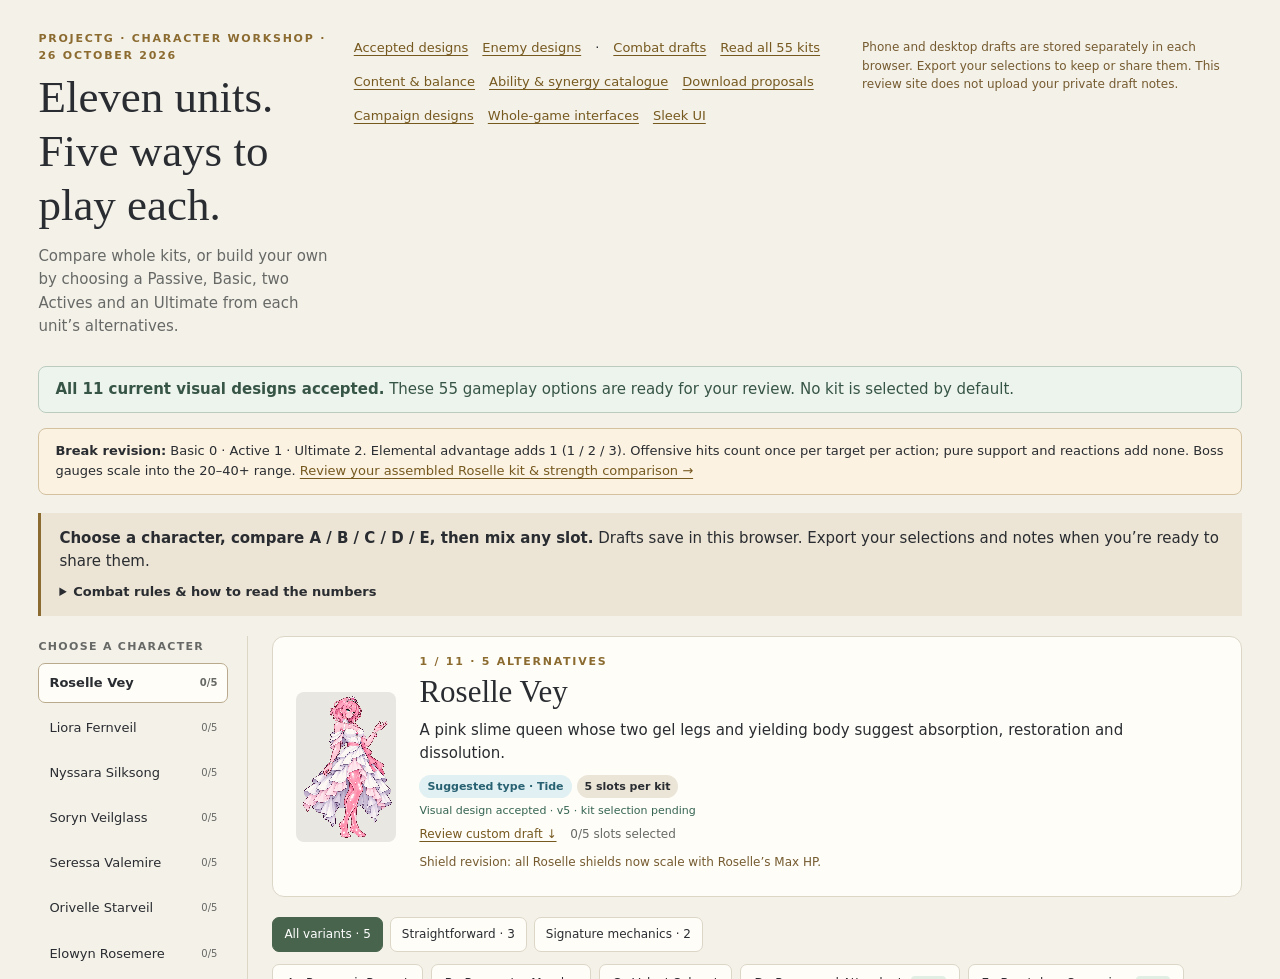
<file: index.html>
<!doctype html><html lang="en"><head><meta charset="utf-8"><meta name="viewport" content="width=device-width,initial-scale=1"><meta http-equiv="refresh" content="0;url=kits.html"><title>ProjectG review</title><link rel="stylesheet" href="kit-options/workshop.css"></head><body><main style="max-width:700px;margin:10vh auto;padding:24px"><h1>ProjectG review</h1><p><a href="kits.html">Open the kit workshop</a></p><p><a href="modern-ui.html">Sleek UI</a> · <a href="roselle.html">Roselle’s assembled kit</a> · <a href="review.html">Accepted designs</a> · <a href="abilities.html">Ability catalogue</a> · <a href="enemies.html">Enemy design candidates</a> · <a href="interfaces.html">Whole-game interfaces</a> · <a href="campaign-designs.html">Campaign designs</a> · <a href="content-balance.html">Content &amp; balance proposals</a> · <a href="formation-grids.html">Selected 3×3 formation</a> · <a href="combat.html">Earlier combat layouts</a> · <a href="portraits.html">Illustrated portraits</a></p></main></body></html>
</file>
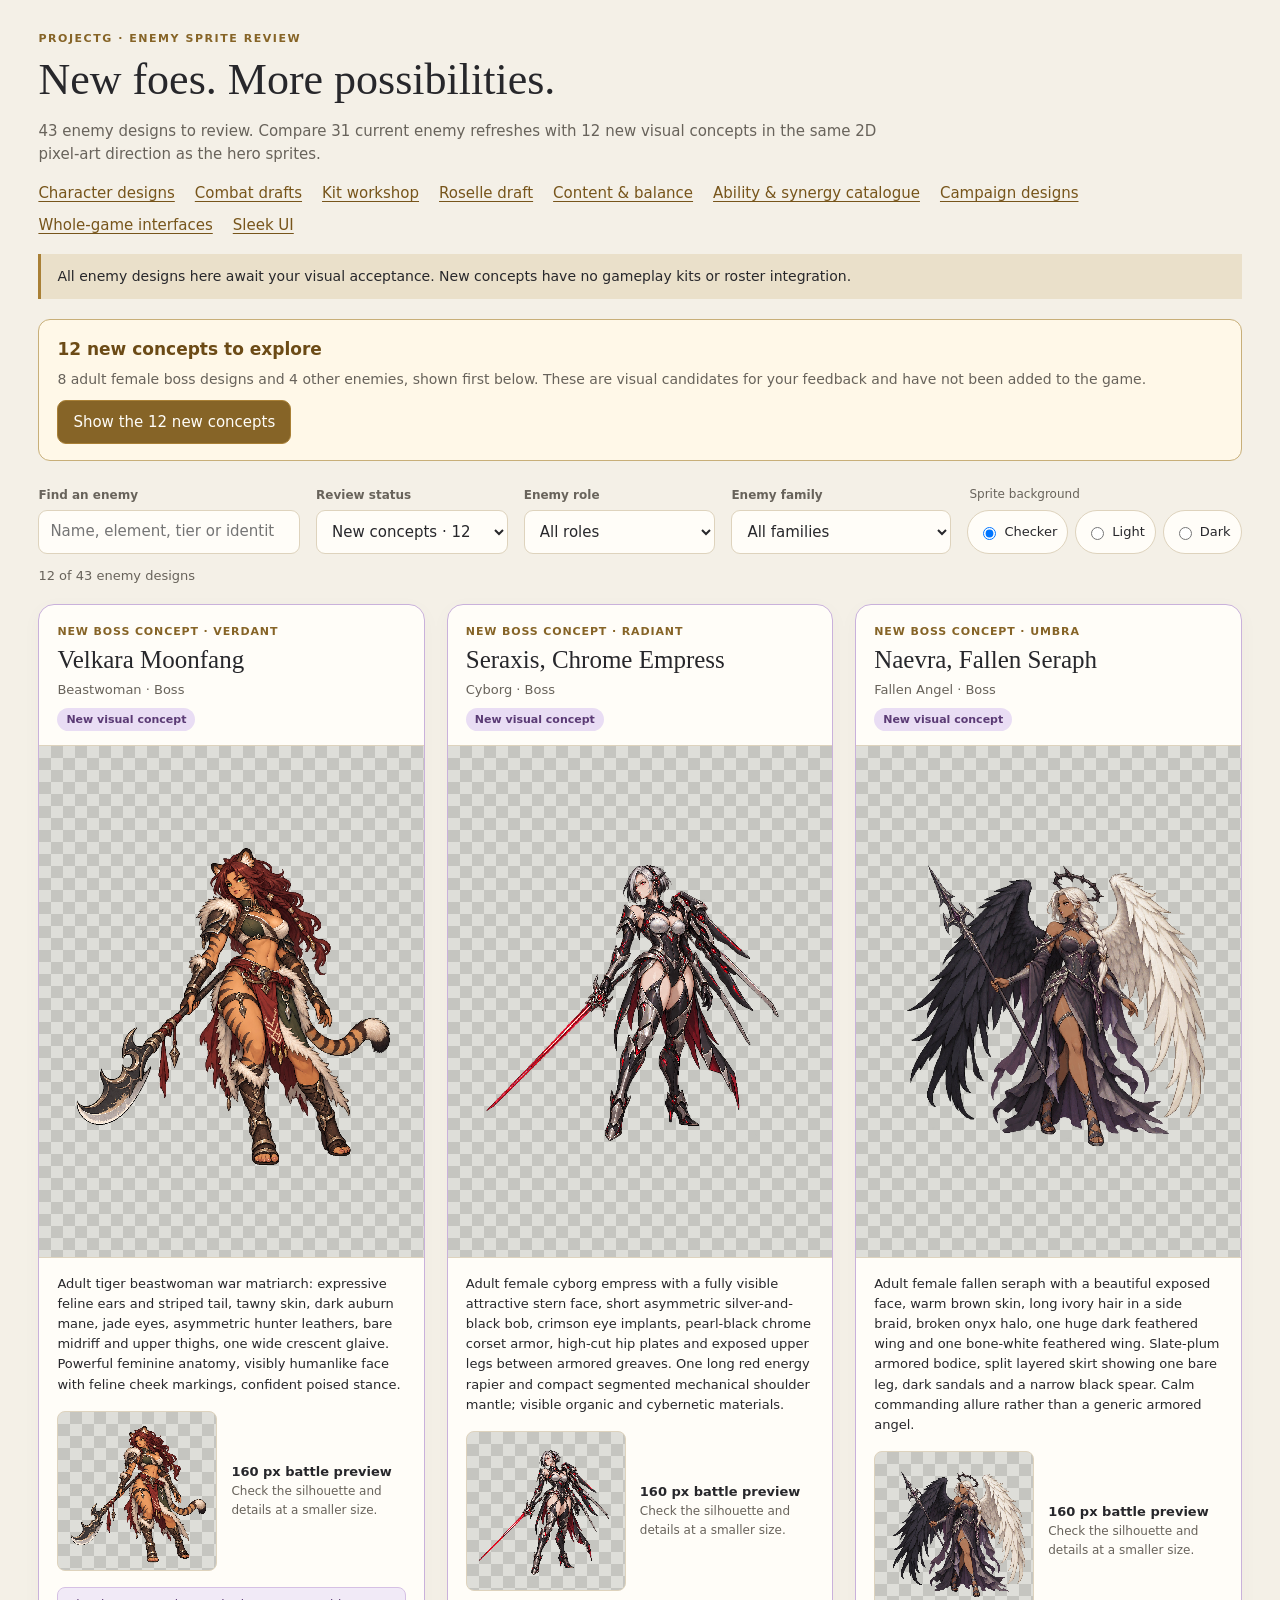
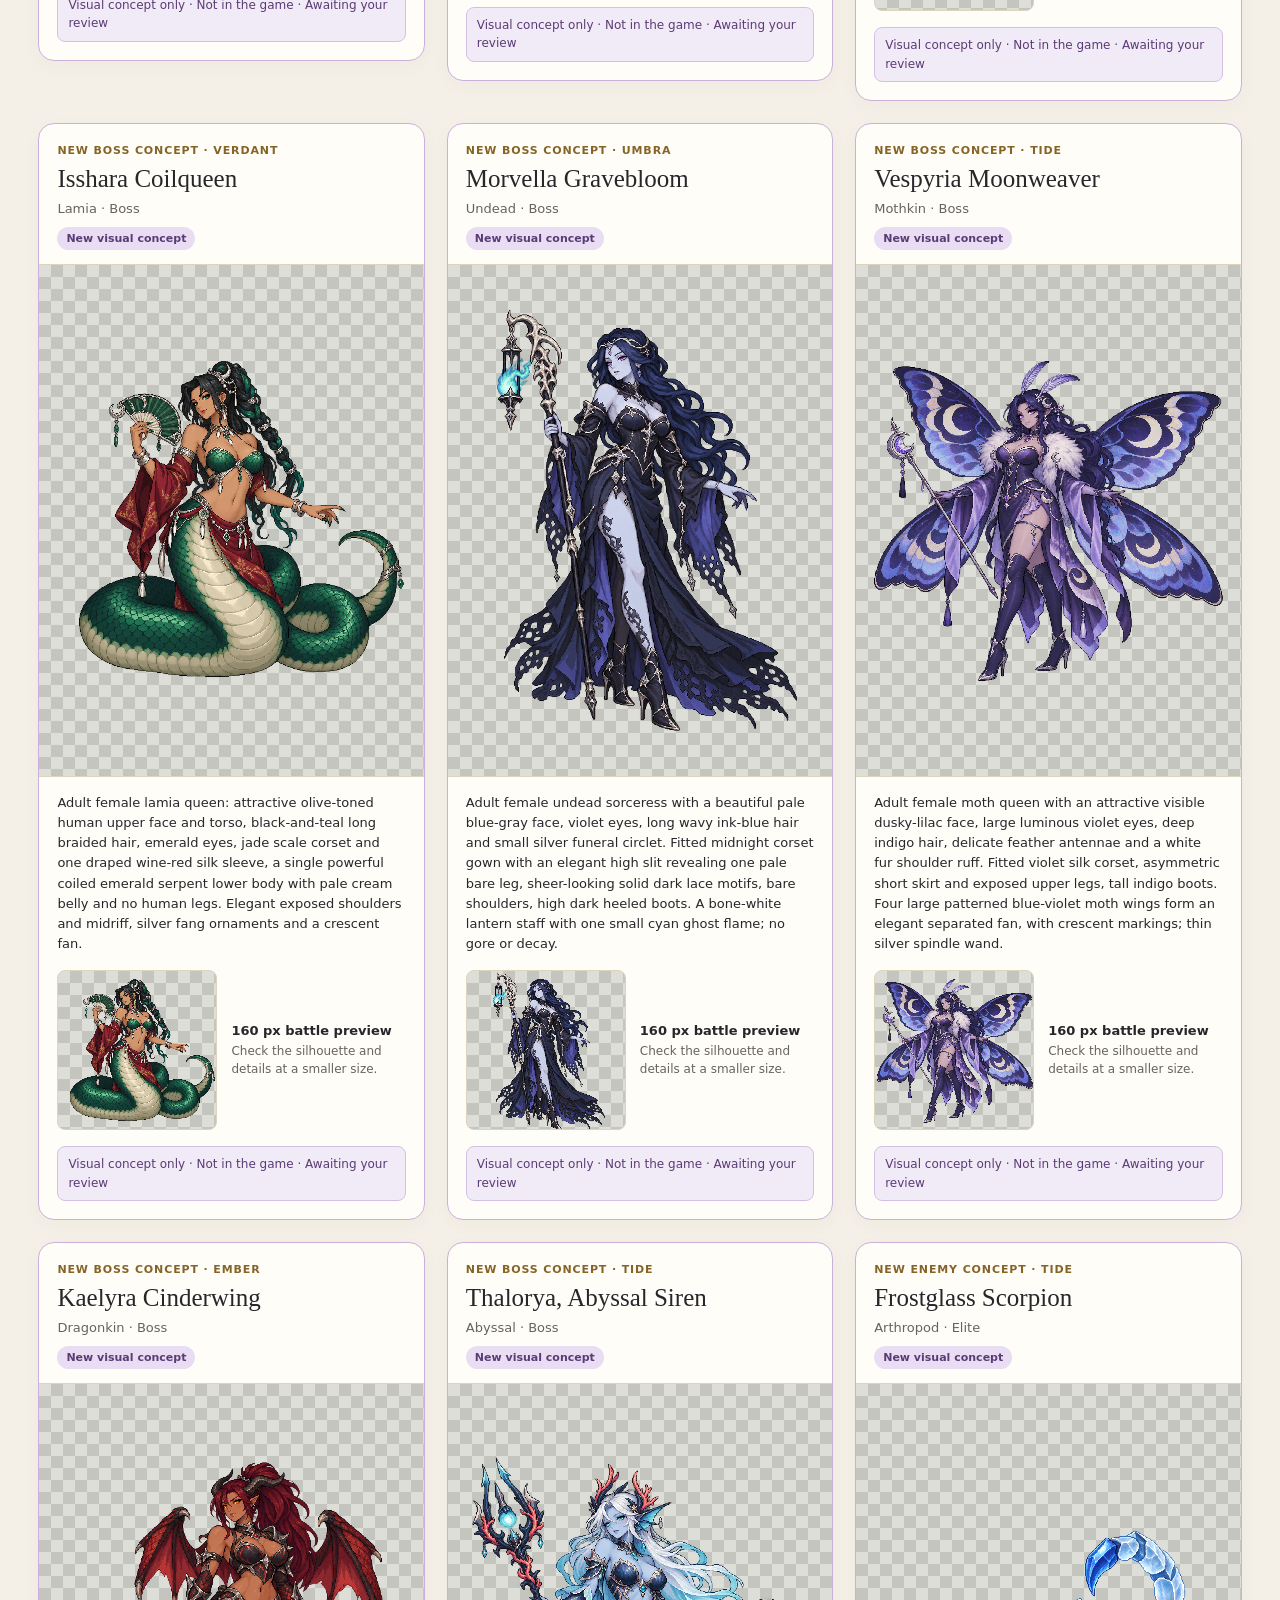
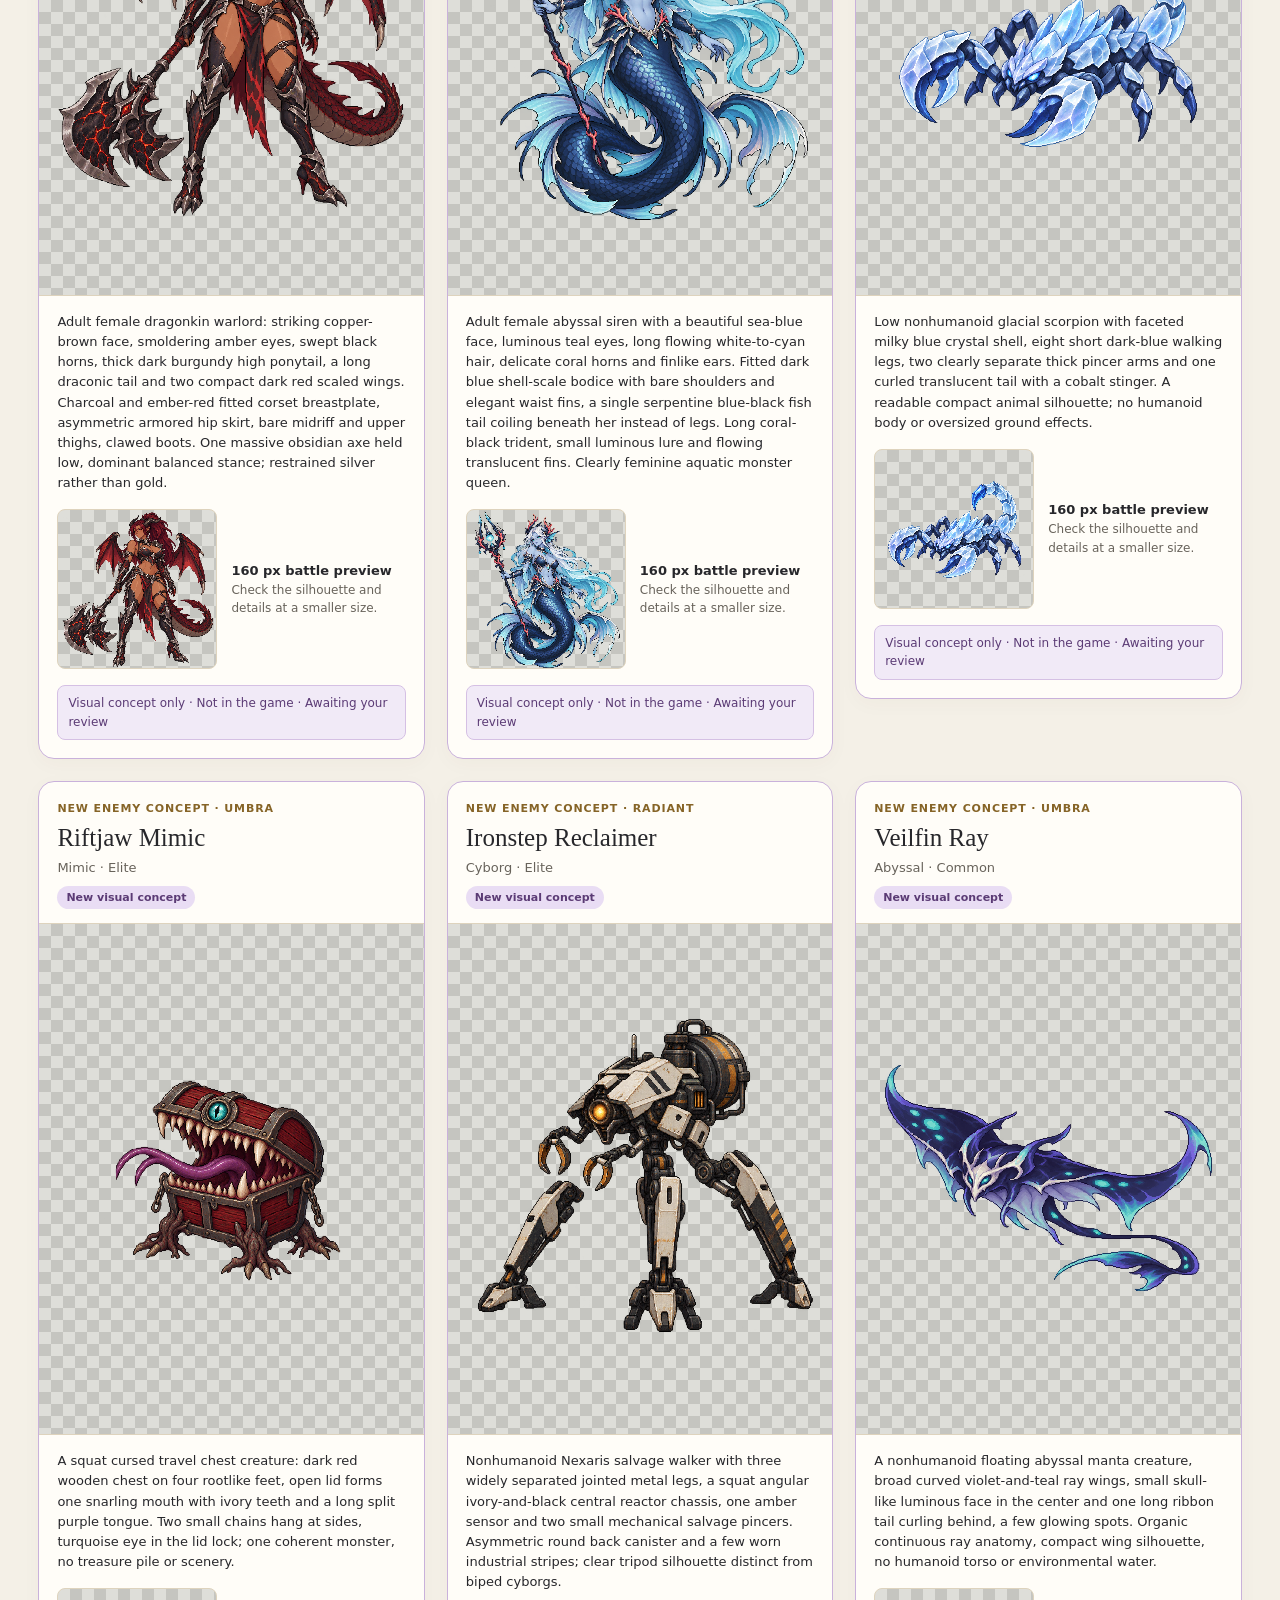
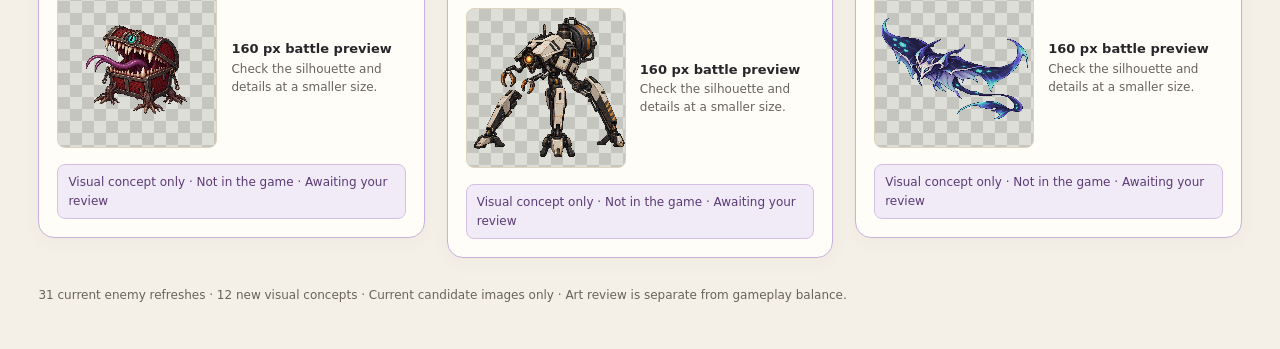
<file: enemies.html>
<!doctype html><html lang="en"><head><meta charset="utf-8"><meta name="viewport" content="width=device-width, initial-scale=1"><title>ProjectG · Enemy design review</title><style>
:root{color-scheme:light;--paper:#f4f0e7;--card:#fffdf8;--ink:#27272b;--muted:#68635b;--gold:#866427;--line:#ded3bd}
*{box-sizing:border-box}body{margin:0;background:var(--paper);color:var(--ink);font:15px/1.55 system-ui,-apple-system,"Segoe UI",sans-serif}
.wrap{width:min(1440px,100%);margin:auto;padding:30px clamp(14px,3vw,40px) 44px}a{color:#77551b;text-underline-offset:3px}a:hover{color:#49320d}
a:focus-visible,input:focus-visible,select:focus-visible{outline:3px solid #af8843;outline-offset:3px}.eyebrow{margin:0 0 8px;color:var(--gold);font-size:11px;font-weight:750;letter-spacing:.14em;text-transform:uppercase}
h1{margin:0;font:500 clamp(30px,4vw,44px)/1.15 Georgia,serif}.intro{max-width:850px;color:var(--muted);margin:14px 0}.links{display:flex;flex-wrap:wrap;gap:9px 20px;margin:16px 0}
.notice{padding:12px 16px;background:#eae0ca;border-left:3px solid #a98036;font-size:14px}.controls{display:flex;flex-wrap:wrap;gap:16px;align-items:end;margin:24px 0 12px}.search{flex:1 1 230px}.field-label{display:block;margin-bottom:5px;color:var(--muted);font-size:12px;font-weight:650}
input[type=search],select{width:100%;min-height:44px;border:1px solid var(--line);border-radius:9px;background:var(--card);color:var(--ink);font:inherit;padding:8px 11px}.family{flex:0 1 220px}fieldset{display:flex;flex-wrap:wrap;gap:7px;border:0;padding:0;margin:0;min-width:0}legend{font-size:12px;color:var(--muted);margin-bottom:6px}
.bg-choice{cursor:pointer;display:flex;gap:5px;align-items:center;min-height:44px;padding:7px 10px;border:1px solid var(--line);border-radius:99px;background:var(--card);font-size:13px}.count{color:var(--muted);font-size:13px;margin:0 0 18px}.grid{display:grid;grid-template-columns:repeat(3,minmax(0,1fr));gap:22px;align-items:start}.card{min-width:0;overflow:hidden;border:1px solid var(--line);border-radius:16px;background:var(--card);scroll-margin-top:16px;box-shadow:0 5px 20px #51442608}.card[hidden]{display:none}
.head{padding:18px 18px 14px}.kicker{margin:0;color:var(--gold);font-size:11px;font-weight:750;text-transform:uppercase;letter-spacing:.08em}h2{margin:5px 0;font:500 25px/1.2 Georgia,serif}.meta{margin:0;color:var(--muted);font-size:13px}.stage,.battle-stage{background-color:#deded9;background-image:linear-gradient(45deg,#c5c5c0 25%,transparent 25%),linear-gradient(-45deg,#c5c5c0 25%,transparent 25%),linear-gradient(45deg,transparent 75%,#c5c5c0 75%),linear-gradient(-45deg,transparent 75%,#c5c5c0 75%);background-size:24px 24px;background-position:0 0,0 12px,12px -12px,-12px 0}
body[data-background=light] .stage,body[data-background=light] .battle-stage{background:#faf7ef}body[data-background=dark] .stage,body[data-background=dark] .battle-stage{background:#20242d}.stage{display:block;width:100%;aspect-ratio:3/4;border-block:1px solid var(--line);padding:14px}.stage img{display:block;width:100%;height:100%;object-fit:contain;image-rendering:pixelated}.details{padding:16px 18px 18px}.identity{margin:0 0 16px;font-size:13px}.battle-row{display:flex;align-items:center;gap:14px}.battle-stage{width:160px;height:160px;flex:0 0 160px;border:1px solid var(--line);border-radius:8px;overflow:hidden}.battle-stage img{width:160px;height:160px;object-fit:contain;image-rendering:pixelated}.battle-caption{color:var(--muted);font-size:12px;min-width:0}.battle-caption strong{display:block;color:var(--ink);font-size:13px}.status{margin:16px 0 0;padding:8px 10px;background:#f5eddb;color:#72531d;border:1px solid #d9c69f;border-radius:8px;font-size:12px}.missing{display:grid;place-content:center;min-height:240px;color:var(--muted);font-size:14px;text-align:center}
.no-results{padding:30px;background:var(--card);border:1px solid var(--line);border-radius:12px;color:var(--muted)}footer{margin-top:28px;color:var(--muted);font-size:12px}
.new-pass{margin:20px 0;padding:16px 18px;border:1px solid #c8af79;border-radius:12px;background:#fff8e8}.new-pass strong{display:block;color:#6c4b16;font-size:17px}.new-pass p{margin:6px 0 10px;font-size:14px;color:var(--muted)}button{font:inherit;cursor:pointer}.scope-button{min-height:44px;padding:7px 15px;border:1px solid #a98036;border-radius:9px;background:#866427;color:#fffdf8}.filter-field{flex:1 1 160px;min-width:0}.concept-badge{display:inline-block;margin:8px 0 0;padding:3px 9px;border-radius:99px;background:#e9ddf4;color:#5b3b75;font-size:11px;font-weight:700}.card[data-scope=expansion]{border-color:#c9b1db}.card[data-scope=expansion] .status{background:#f1eaf7;border-color:#d5c0e4;color:#5b3b75}
@media(max-width:1100px){.grid{grid-template-columns:repeat(2,minmax(0,1fr))}}@media(max-width:720px){.grid{grid-template-columns:1fr}.stage{max-height:600px}.controls{gap:12px}.family{flex:1 1 180px}}@media(max-width:360px){.battle-row{gap:10px}.details{padding-inline:12px}.head{padding-inline:14px}}
</style></head>
<body data-background="checker"><main class="wrap"><header><p class="eyebrow">ProjectG · Enemy sprite review</p><h1>New foes. More possibilities.</h1><p class="intro">43 enemy designs to review. Compare 31 current enemy refreshes with 12 new visual concepts in the same 2D pixel-art direction as the hero sprites.</p><nav class="links" aria-label="Review pages"><a href="review.html">Character designs</a><a href="combat.html">Combat drafts</a><a href="kits.html">Kit workshop</a><a href="roselle.html">Roselle draft</a><a href="content-balance.html">Content &amp; balance</a><a href="abilities.html">Ability & synergy catalogue</a><a href="campaign-designs.html">Campaign designs</a><a href="interfaces.html">Whole-game interfaces</a><a href="modern-ui.html">Sleek UI</a></nav><p class="notice">All enemy designs here await your visual acceptance. New concepts have no gameplay kits or roster integration.</p><aside class="new-pass"><strong>12 new concepts to explore</strong><p>8 adult female boss designs and 4 other enemies, shown first below. These are visual candidates for your feedback and have not been added to the game.</p><button class="scope-button" id="show-new" type="button">Show the 12 new concepts</button></aside></header>
<section class="controls" aria-label="Enemy review controls"><label class="search"><span class="field-label">Find an enemy</span><input id="enemy-search" type="search" placeholder="Name, element, tier or identity…"></label><label class="filter-field"><span class="field-label">Review status</span><select id="enemy-scope"><option value="">All designs · 43</option><option value="expansion" selected>New concepts · 12</option><option value="current">Current enemy refreshes · 31</option></select></label><label class="filter-field"><span class="field-label">Enemy role</span><select id="enemy-role"><option value="">All roles</option><option value="boss">Bosses</option><option value="regular">Other enemies</option></select></label><label class="family"><span class="field-label">Enemy family</span><select id="enemy-family"><option value="">All families</option><option value="Abyssal">Abyssal</option><option value="Arthropod">Arthropod</option><option value="Assassin">Assassin</option><option value="Beast">Beast</option><option value="Beastwoman">Beastwoman</option><option value="Boss">Boss</option><option value="Brute">Brute</option><option value="Construct">Construct</option><option value="Core">Core</option><option value="Cyborg">Cyborg</option><option value="Dragonkin">Dragonkin</option><option value="Drone">Drone</option><option value="Fallen Angel">Fallen Angel</option><option value="Final Boss">Final Boss</option><option value="Guardian">Guardian</option><option value="Lamia">Lamia</option><option value="Mimic">Mimic</option><option value="Mothkin">Mothkin</option><option value="Oath Echo">Oath Echo</option><option value="Ooze">Ooze</option><option value="Undead">Undead</option><option value="Wraith">Wraith</option></select></label><fieldset><legend>Sprite background</legend><label class="bg-choice"><input type="radio" name="background" value="checker" checked>Checker</label><label class="bg-choice"><input type="radio" name="background" value="light">Light</label><label class="bg-choice"><input type="radio" name="background" value="dark">Dark</label></fieldset></section>
<p class="count" id="enemy-count" aria-live="polite">12 of 43 enemy designs</p><section class="grid" aria-label="Enemy designs"><article class="card" id="velkara_moonfang" data-family="Beastwoman" data-scope="expansion" data-role="boss" data-search="velkara_moonfang velkara moonfang beastwoman verdant boss adult tiger beastwoman war matriarch: expressive feline ears and striped tail, tawny skin, dark auburn mane, jade eyes, asymmetric hunter leathers, bare midriff and upper thighs, one wide crescent glaive. powerful feminine anatomy, visibly humanlike face with feline cheek markings, confident poised stance. new boss concept visual concept only · not in the game · awaiting your review boss">
<header class="head"><p class="kicker">New boss concept · Verdant</p><h2>Velkara Moonfang</h2><p class="meta">Beastwoman · Boss</p><span class="concept-badge">New visual concept</span></header>
<a class="stage" href="enemy-expansion-sprites/enemy-velkara-moonfang-pixel-v1.png" aria-label="Open Velkara Moonfang full-size sprite"><img src="enemy-expansion-sprites/enemy-velkara-moonfang-pixel-v1.png" alt="Velkara Moonfang full-body pixel-art enemy" loading="lazy"></a><div class="details"><p class="identity">Adult tiger beastwoman war matriarch: expressive feline ears and striped tail, tawny skin, dark auburn mane, jade eyes, asymmetric hunter leathers, bare midriff and upper thighs, one wide crescent glaive. Powerful feminine anatomy, visibly humanlike face with feline cheek markings, confident poised stance.</p><div class="battle-row"><div class="battle-stage"><img src="enemy-expansion-sprites/enemy-velkara-moonfang-pixel-v1.png" alt="Velkara Moonfang at 160 pixels" loading="lazy"></div><p class="battle-caption"><strong>160 px battle preview</strong>Check the silhouette and details at a smaller size.</p></div><p class="status">Visual concept only · Not in the game · Awaiting your review</p></div></article><article class="card" id="seraxis_chrome_empress" data-family="Cyborg" data-scope="expansion" data-role="boss" data-search="seraxis_chrome_empress seraxis, chrome empress cyborg radiant boss adult female cyborg empress with a fully visible attractive stern face, short asymmetric silver-and-black bob, crimson eye implants, pearl-black chrome corset armor, high-cut hip plates and exposed upper legs between armored greaves. one long red energy rapier and compact segmented mechanical shoulder mantle; visible organic and cybernetic materials. new boss concept visual concept only · not in the game · awaiting your review boss">
<header class="head"><p class="kicker">New boss concept · Radiant</p><h2>Seraxis, Chrome Empress</h2><p class="meta">Cyborg · Boss</p><span class="concept-badge">New visual concept</span></header>
<a class="stage" href="enemy-expansion-sprites/enemy-seraxis-chrome-empress-pixel-v1.png" aria-label="Open Seraxis, Chrome Empress full-size sprite"><img src="enemy-expansion-sprites/enemy-seraxis-chrome-empress-pixel-v1.png" alt="Seraxis, Chrome Empress full-body pixel-art enemy" loading="lazy"></a><div class="details"><p class="identity">Adult female cyborg empress with a fully visible attractive stern face, short asymmetric silver-and-black bob, crimson eye implants, pearl-black chrome corset armor, high-cut hip plates and exposed upper legs between armored greaves. One long red energy rapier and compact segmented mechanical shoulder mantle; visible organic and cybernetic materials.</p><div class="battle-row"><div class="battle-stage"><img src="enemy-expansion-sprites/enemy-seraxis-chrome-empress-pixel-v1.png" alt="Seraxis, Chrome Empress at 160 pixels" loading="lazy"></div><p class="battle-caption"><strong>160 px battle preview</strong>Check the silhouette and details at a smaller size.</p></div><p class="status">Visual concept only · Not in the game · Awaiting your review</p></div></article><article class="card" id="naevra_fallen_seraph" data-family="Fallen Angel" data-scope="expansion" data-role="boss" data-search="naevra_fallen_seraph naevra, fallen seraph fallen angel umbra boss adult female fallen seraph with a beautiful exposed face, warm brown skin, long ivory hair in a side braid, broken onyx halo, one huge dark feathered wing and one bone-white feathered wing. slate-plum armored bodice, split layered skirt showing one bare leg, dark sandals and a narrow black spear. calm commanding allure rather than a generic armored angel. new boss concept visual concept only · not in the game · awaiting your review boss">
<header class="head"><p class="kicker">New boss concept · Umbra</p><h2>Naevra, Fallen Seraph</h2><p class="meta">Fallen Angel · Boss</p><span class="concept-badge">New visual concept</span></header>
<a class="stage" href="enemy-expansion-sprites/enemy-naevra-fallen-seraph-pixel-v1.png" aria-label="Open Naevra, Fallen Seraph full-size sprite"><img src="enemy-expansion-sprites/enemy-naevra-fallen-seraph-pixel-v1.png" alt="Naevra, Fallen Seraph full-body pixel-art enemy" loading="lazy"></a><div class="details"><p class="identity">Adult female fallen seraph with a beautiful exposed face, warm brown skin, long ivory hair in a side braid, broken onyx halo, one huge dark feathered wing and one bone-white feathered wing. Slate-plum armored bodice, split layered skirt showing one bare leg, dark sandals and a narrow black spear. Calm commanding allure rather than a generic armored angel.</p><div class="battle-row"><div class="battle-stage"><img src="enemy-expansion-sprites/enemy-naevra-fallen-seraph-pixel-v1.png" alt="Naevra, Fallen Seraph at 160 pixels" loading="lazy"></div><p class="battle-caption"><strong>160 px battle preview</strong>Check the silhouette and details at a smaller size.</p></div><p class="status">Visual concept only · Not in the game · Awaiting your review</p></div></article><article class="card" id="isshara_coilqueen" data-family="Lamia" data-scope="expansion" data-role="boss" data-search="isshara_coilqueen isshara coilqueen lamia verdant boss adult female lamia queen: attractive olive-toned human upper face and torso, black-and-teal long braided hair, emerald eyes, jade scale corset and one draped wine-red silk sleeve, a single powerful coiled emerald serpent lower body with pale cream belly and no human legs. elegant exposed shoulders and midriff, silver fang ornaments and a crescent fan. new boss concept visual concept only · not in the game · awaiting your review boss">
<header class="head"><p class="kicker">New boss concept · Verdant</p><h2>Isshara Coilqueen</h2><p class="meta">Lamia · Boss</p><span class="concept-badge">New visual concept</span></header>
<a class="stage" href="enemy-expansion-sprites/enemy-isshara-coilqueen-pixel-v1.png" aria-label="Open Isshara Coilqueen full-size sprite"><img src="enemy-expansion-sprites/enemy-isshara-coilqueen-pixel-v1.png" alt="Isshara Coilqueen full-body pixel-art enemy" loading="lazy"></a><div class="details"><p class="identity">Adult female lamia queen: attractive olive-toned human upper face and torso, black-and-teal long braided hair, emerald eyes, jade scale corset and one draped wine-red silk sleeve, a single powerful coiled emerald serpent lower body with pale cream belly and no human legs. Elegant exposed shoulders and midriff, silver fang ornaments and a crescent fan.</p><div class="battle-row"><div class="battle-stage"><img src="enemy-expansion-sprites/enemy-isshara-coilqueen-pixel-v1.png" alt="Isshara Coilqueen at 160 pixels" loading="lazy"></div><p class="battle-caption"><strong>160 px battle preview</strong>Check the silhouette and details at a smaller size.</p></div><p class="status">Visual concept only · Not in the game · Awaiting your review</p></div></article><article class="card" id="morvella_gravebloom" data-family="Undead" data-scope="expansion" data-role="boss" data-search="morvella_gravebloom morvella gravebloom undead umbra boss adult female undead sorceress with a beautiful pale blue-gray face, violet eyes, long wavy ink-blue hair and small silver funeral circlet. fitted midnight corset gown with an elegant high slit revealing one pale bare leg, sheer-looking solid dark lace motifs, bare shoulders, high dark heeled boots. a bone-white lantern staff with one small cyan ghost flame; no gore or decay. new boss concept visual concept only · not in the game · awaiting your review boss">
<header class="head"><p class="kicker">New boss concept · Umbra</p><h2>Morvella Gravebloom</h2><p class="meta">Undead · Boss</p><span class="concept-badge">New visual concept</span></header>
<a class="stage" href="enemy-expansion-sprites/enemy-morvella-gravebloom-pixel-v1.png" aria-label="Open Morvella Gravebloom full-size sprite"><img src="enemy-expansion-sprites/enemy-morvella-gravebloom-pixel-v1.png" alt="Morvella Gravebloom full-body pixel-art enemy" loading="lazy"></a><div class="details"><p class="identity">Adult female undead sorceress with a beautiful pale blue-gray face, violet eyes, long wavy ink-blue hair and small silver funeral circlet. Fitted midnight corset gown with an elegant high slit revealing one pale bare leg, sheer-looking solid dark lace motifs, bare shoulders, high dark heeled boots. A bone-white lantern staff with one small cyan ghost flame; no gore or decay.</p><div class="battle-row"><div class="battle-stage"><img src="enemy-expansion-sprites/enemy-morvella-gravebloom-pixel-v1.png" alt="Morvella Gravebloom at 160 pixels" loading="lazy"></div><p class="battle-caption"><strong>160 px battle preview</strong>Check the silhouette and details at a smaller size.</p></div><p class="status">Visual concept only · Not in the game · Awaiting your review</p></div></article><article class="card" id="vespyria_moonweaver" data-family="Mothkin" data-scope="expansion" data-role="boss" data-search="vespyria_moonweaver vespyria moonweaver mothkin tide boss adult female moth queen with an attractive visible dusky-lilac face, large luminous violet eyes, deep indigo hair, delicate feather antennae and a white fur shoulder ruff. fitted violet silk corset, asymmetric short skirt and exposed upper legs, tall indigo boots. four large patterned blue-violet moth wings form an elegant separated fan, with crescent markings; thin silver spindle wand. new boss concept visual concept only · not in the game · awaiting your review boss">
<header class="head"><p class="kicker">New boss concept · Tide</p><h2>Vespyria Moonweaver</h2><p class="meta">Mothkin · Boss</p><span class="concept-badge">New visual concept</span></header>
<a class="stage" href="enemy-expansion-sprites/enemy-vespyria-moonweaver-pixel-v1.png" aria-label="Open Vespyria Moonweaver full-size sprite"><img src="enemy-expansion-sprites/enemy-vespyria-moonweaver-pixel-v1.png" alt="Vespyria Moonweaver full-body pixel-art enemy" loading="lazy"></a><div class="details"><p class="identity">Adult female moth queen with an attractive visible dusky-lilac face, large luminous violet eyes, deep indigo hair, delicate feather antennae and a white fur shoulder ruff. Fitted violet silk corset, asymmetric short skirt and exposed upper legs, tall indigo boots. Four large patterned blue-violet moth wings form an elegant separated fan, with crescent markings; thin silver spindle wand.</p><div class="battle-row"><div class="battle-stage"><img src="enemy-expansion-sprites/enemy-vespyria-moonweaver-pixel-v1.png" alt="Vespyria Moonweaver at 160 pixels" loading="lazy"></div><p class="battle-caption"><strong>160 px battle preview</strong>Check the silhouette and details at a smaller size.</p></div><p class="status">Visual concept only · Not in the game · Awaiting your review</p></div></article><article class="card" id="kaelyra_cinderwing" data-family="Dragonkin" data-scope="expansion" data-role="boss" data-search="kaelyra_cinderwing kaelyra cinderwing dragonkin ember boss adult female dragonkin warlord: striking copper-brown face, smoldering amber eyes, swept black horns, thick dark burgundy high ponytail, a long draconic tail and two compact dark red scaled wings. charcoal and ember-red fitted corset breastplate, asymmetric armored hip skirt, bare midriff and upper thighs, clawed boots. one massive obsidian axe held low, dominant balanced stance; restrained silver rather than gold. new boss concept visual concept only · not in the game · awaiting your review boss">
<header class="head"><p class="kicker">New boss concept · Ember</p><h2>Kaelyra Cinderwing</h2><p class="meta">Dragonkin · Boss</p><span class="concept-badge">New visual concept</span></header>
<a class="stage" href="enemy-expansion-sprites/enemy-kaelyra-cinderwing-pixel-v1.png" aria-label="Open Kaelyra Cinderwing full-size sprite"><img src="enemy-expansion-sprites/enemy-kaelyra-cinderwing-pixel-v1.png" alt="Kaelyra Cinderwing full-body pixel-art enemy" loading="lazy"></a><div class="details"><p class="identity">Adult female dragonkin warlord: striking copper-brown face, smoldering amber eyes, swept black horns, thick dark burgundy high ponytail, a long draconic tail and two compact dark red scaled wings. Charcoal and ember-red fitted corset breastplate, asymmetric armored hip skirt, bare midriff and upper thighs, clawed boots. One massive obsidian axe held low, dominant balanced stance; restrained silver rather than gold.</p><div class="battle-row"><div class="battle-stage"><img src="enemy-expansion-sprites/enemy-kaelyra-cinderwing-pixel-v1.png" alt="Kaelyra Cinderwing at 160 pixels" loading="lazy"></div><p class="battle-caption"><strong>160 px battle preview</strong>Check the silhouette and details at a smaller size.</p></div><p class="status">Visual concept only · Not in the game · Awaiting your review</p></div></article><article class="card" id="thalorya_abyss_siren" data-family="Abyssal" data-scope="expansion" data-role="boss" data-search="thalorya_abyss_siren thalorya, abyssal siren abyssal tide boss adult female abyssal siren with a beautiful sea-blue face, luminous teal eyes, long flowing white-to-cyan hair, delicate coral horns and finlike ears. fitted dark blue shell-scale bodice with bare shoulders and elegant waist fins, a single serpentine blue-black fish tail coiling beneath her instead of legs. long coral-black trident, small luminous lure and flowing translucent fins. clearly feminine aquatic monster queen. new boss concept visual concept only · not in the game · awaiting your review boss">
<header class="head"><p class="kicker">New boss concept · Tide</p><h2>Thalorya, Abyssal Siren</h2><p class="meta">Abyssal · Boss</p><span class="concept-badge">New visual concept</span></header>
<a class="stage" href="enemy-expansion-sprites/enemy-thalorya-abyss-siren-pixel-v1.png" aria-label="Open Thalorya, Abyssal Siren full-size sprite"><img src="enemy-expansion-sprites/enemy-thalorya-abyss-siren-pixel-v1.png" alt="Thalorya, Abyssal Siren full-body pixel-art enemy" loading="lazy"></a><div class="details"><p class="identity">Adult female abyssal siren with a beautiful sea-blue face, luminous teal eyes, long flowing white-to-cyan hair, delicate coral horns and finlike ears. Fitted dark blue shell-scale bodice with bare shoulders and elegant waist fins, a single serpentine blue-black fish tail coiling beneath her instead of legs. Long coral-black trident, small luminous lure and flowing translucent fins. Clearly feminine aquatic monster queen.</p><div class="battle-row"><div class="battle-stage"><img src="enemy-expansion-sprites/enemy-thalorya-abyss-siren-pixel-v1.png" alt="Thalorya, Abyssal Siren at 160 pixels" loading="lazy"></div><p class="battle-caption"><strong>160 px battle preview</strong>Check the silhouette and details at a smaller size.</p></div><p class="status">Visual concept only · Not in the game · Awaiting your review</p></div></article><article class="card" id="frostglass_scorpion" data-family="Arthropod" data-scope="expansion" data-role="regular" data-search="frostglass_scorpion frostglass scorpion arthropod tide elite low nonhumanoid glacial scorpion with faceted milky blue crystal shell, eight short dark-blue walking legs, two clearly separate thick pincer arms and one curled translucent tail with a cobalt stinger. a readable compact animal silhouette; no humanoid body or oversized ground effects. new enemy concept visual concept only · not in the game · awaiting your review regular">
<header class="head"><p class="kicker">New enemy concept · Tide</p><h2>Frostglass Scorpion</h2><p class="meta">Arthropod · Elite</p><span class="concept-badge">New visual concept</span></header>
<a class="stage" href="enemy-expansion-sprites/enemy-frostglass-scorpion-pixel-v1.png" aria-label="Open Frostglass Scorpion full-size sprite"><img src="enemy-expansion-sprites/enemy-frostglass-scorpion-pixel-v1.png" alt="Frostglass Scorpion full-body pixel-art enemy" loading="lazy"></a><div class="details"><p class="identity">Low nonhumanoid glacial scorpion with faceted milky blue crystal shell, eight short dark-blue walking legs, two clearly separate thick pincer arms and one curled translucent tail with a cobalt stinger. A readable compact animal silhouette; no humanoid body or oversized ground effects.</p><div class="battle-row"><div class="battle-stage"><img src="enemy-expansion-sprites/enemy-frostglass-scorpion-pixel-v1.png" alt="Frostglass Scorpion at 160 pixels" loading="lazy"></div><p class="battle-caption"><strong>160 px battle preview</strong>Check the silhouette and details at a smaller size.</p></div><p class="status">Visual concept only · Not in the game · Awaiting your review</p></div></article><article class="card" id="riftjaw_mimic" data-family="Mimic" data-scope="expansion" data-role="regular" data-search="riftjaw_mimic riftjaw mimic mimic umbra elite a squat cursed travel chest creature: dark red wooden chest on four rootlike feet, open lid forms one snarling mouth with ivory teeth and a long split purple tongue. two small chains hang at sides, turquoise eye in the lid lock; one coherent monster, no treasure pile or scenery. new enemy concept visual concept only · not in the game · awaiting your review regular">
<header class="head"><p class="kicker">New enemy concept · Umbra</p><h2>Riftjaw Mimic</h2><p class="meta">Mimic · Elite</p><span class="concept-badge">New visual concept</span></header>
<a class="stage" href="enemy-expansion-sprites/enemy-riftjaw-mimic-pixel-v1.png" aria-label="Open Riftjaw Mimic full-size sprite"><img src="enemy-expansion-sprites/enemy-riftjaw-mimic-pixel-v1.png" alt="Riftjaw Mimic full-body pixel-art enemy" loading="lazy"></a><div class="details"><p class="identity">A squat cursed travel chest creature: dark red wooden chest on four rootlike feet, open lid forms one snarling mouth with ivory teeth and a long split purple tongue. Two small chains hang at sides, turquoise eye in the lid lock; one coherent monster, no treasure pile or scenery.</p><div class="battle-row"><div class="battle-stage"><img src="enemy-expansion-sprites/enemy-riftjaw-mimic-pixel-v1.png" alt="Riftjaw Mimic at 160 pixels" loading="lazy"></div><p class="battle-caption"><strong>160 px battle preview</strong>Check the silhouette and details at a smaller size.</p></div><p class="status">Visual concept only · Not in the game · Awaiting your review</p></div></article><article class="card" id="ironstep_reclaimer" data-family="Cyborg" data-scope="expansion" data-role="regular" data-search="ironstep_reclaimer ironstep reclaimer cyborg radiant elite nonhumanoid nexaris salvage walker with three widely separated jointed metal legs, a squat angular ivory-and-black central reactor chassis, one amber sensor and two small mechanical salvage pincers. asymmetric round back canister and a few worn industrial stripes; clear tripod silhouette distinct from biped cyborgs. new enemy concept visual concept only · not in the game · awaiting your review regular">
<header class="head"><p class="kicker">New enemy concept · Radiant</p><h2>Ironstep Reclaimer</h2><p class="meta">Cyborg · Elite</p><span class="concept-badge">New visual concept</span></header>
<a class="stage" href="enemy-expansion-sprites/enemy-ironstep-reclaimer-pixel-v1.png" aria-label="Open Ironstep Reclaimer full-size sprite"><img src="enemy-expansion-sprites/enemy-ironstep-reclaimer-pixel-v1.png" alt="Ironstep Reclaimer full-body pixel-art enemy" loading="lazy"></a><div class="details"><p class="identity">Nonhumanoid Nexaris salvage walker with three widely separated jointed metal legs, a squat angular ivory-and-black central reactor chassis, one amber sensor and two small mechanical salvage pincers. Asymmetric round back canister and a few worn industrial stripes; clear tripod silhouette distinct from biped cyborgs.</p><div class="battle-row"><div class="battle-stage"><img src="enemy-expansion-sprites/enemy-ironstep-reclaimer-pixel-v1.png" alt="Ironstep Reclaimer at 160 pixels" loading="lazy"></div><p class="battle-caption"><strong>160 px battle preview</strong>Check the silhouette and details at a smaller size.</p></div><p class="status">Visual concept only · Not in the game · Awaiting your review</p></div></article><article class="card" id="veilfin_ray" data-family="Abyssal" data-scope="expansion" data-role="regular" data-search="veilfin_ray veilfin ray abyssal umbra common a nonhumanoid floating abyssal manta creature, broad curved violet-and-teal ray wings, small skull-like luminous face in the center and one long ribbon tail curling behind, a few glowing spots. organic continuous ray anatomy, compact wing silhouette, no humanoid torso or environmental water. new enemy concept visual concept only · not in the game · awaiting your review regular">
<header class="head"><p class="kicker">New enemy concept · Umbra</p><h2>Veilfin Ray</h2><p class="meta">Abyssal · Common</p><span class="concept-badge">New visual concept</span></header>
<a class="stage" href="enemy-expansion-sprites/enemy-veilfin-ray-pixel-v1.png" aria-label="Open Veilfin Ray full-size sprite"><img src="enemy-expansion-sprites/enemy-veilfin-ray-pixel-v1.png" alt="Veilfin Ray full-body pixel-art enemy" loading="lazy"></a><div class="details"><p class="identity">A nonhumanoid floating abyssal manta creature, broad curved violet-and-teal ray wings, small skull-like luminous face in the center and one long ribbon tail curling behind, a few glowing spots. Organic continuous ray anatomy, compact wing silhouette, no humanoid torso or environmental water.</p><div class="battle-row"><div class="battle-stage"><img src="enemy-expansion-sprites/enemy-veilfin-ray-pixel-v1.png" alt="Veilfin Ray at 160 pixels" loading="lazy"></div><p class="battle-caption"><strong>160 px battle preview</strong>Check the silhouette and details at a smaller size.</p></div><p class="status">Visual concept only · Not in the game · Awaiting your review</p></div></article><article class="card" id="rift_drone" data-family="Drone" data-scope="current" data-role="regular" data-search="rift_drone rift drone drone umbra common floating angular four-point silver-violet drone with one bright purple central lens and a few isolated crystal fins; no humanoid body. current enemy refresh existing game enemy · refresh awaiting your visual review regular">
<header class="head"><p class="kicker">Current enemy refresh · Umbra</p><h2>Rift Drone</h2><p class="meta">Drone · Common</p></header>
<a class="stage" href="enemy-sprites/enemy-rift-drone-pixel-v1.png" aria-label="Open Rift Drone full-size sprite"><img src="enemy-sprites/enemy-rift-drone-pixel-v1.png" alt="Rift Drone full-body pixel-art enemy" loading="lazy"></a><div class="details"><p class="identity">Floating angular four-point silver-violet drone with one bright purple central lens and a few isolated crystal fins; no humanoid body.</p><div class="battle-row"><div class="battle-stage"><img src="enemy-sprites/enemy-rift-drone-pixel-v1.png" alt="Rift Drone at 160 pixels" loading="lazy"></div><p class="battle-caption"><strong>160 px battle preview</strong>Check the silhouette and details at a smaller size.</p></div><p class="status">Existing game enemy · Refresh awaiting your visual review</p></div></article><article class="card" id="aegis_construct" data-family="Construct" data-scope="current" data-role="regular" data-search="aegis_construct aegis construct construct radiant elite heavy ivory and charcoal faceless armored construct; blue visor slit, broad angular shield and blue crystal-tipped spear; reserved pale brass trim. current enemy refresh existing game enemy · refresh awaiting your visual review regular">
<header class="head"><p class="kicker">Current enemy refresh · Radiant</p><h2>Aegis Construct</h2><p class="meta">Construct · Elite</p></header>
<a class="stage" href="enemy-sprites/enemy-aegis-construct-pixel-v1.png" aria-label="Open Aegis Construct full-size sprite"><img src="enemy-sprites/enemy-aegis-construct-pixel-v1.png" alt="Aegis Construct full-body pixel-art enemy" loading="lazy"></a><div class="details"><p class="identity">Heavy ivory and charcoal faceless armored construct; blue visor slit, broad angular shield and blue crystal-tipped spear; reserved pale brass trim.</p><div class="battle-row"><div class="battle-stage"><img src="enemy-sprites/enemy-aegis-construct-pixel-v1.png" alt="Aegis Construct at 160 pixels" loading="lazy"></div><p class="battle-caption"><strong>160 px battle preview</strong>Check the silhouette and details at a smaller size.</p></div><p class="status">Existing game enemy · Refresh awaiting your visual review</p></div></article><article class="card" id="ember_beast" data-family="Beast" data-scope="current" data-role="regular" data-search="ember_beast ember beast beast ember common stocky four-legged black volcanic beast, glowing orange fissures and flame mane, heavy claws and ember-lit maw; animal silhouette. current enemy refresh existing game enemy · refresh awaiting your visual review regular">
<header class="head"><p class="kicker">Current enemy refresh · Ember</p><h2>Ember Beast</h2><p class="meta">Beast · Common</p></header>
<a class="stage" href="enemy-sprites/enemy-ember-beast-pixel-v1.png" aria-label="Open Ember Beast full-size sprite"><img src="enemy-sprites/enemy-ember-beast-pixel-v1.png" alt="Ember Beast full-body pixel-art enemy" loading="lazy"></a><div class="details"><p class="identity">Stocky four-legged black volcanic beast, glowing orange fissures and flame mane, heavy claws and ember-lit maw; animal silhouette.</p><div class="battle-row"><div class="battle-stage"><img src="enemy-sprites/enemy-ember-beast-pixel-v1.png" alt="Ember Beast at 160 pixels" loading="lazy"></div><p class="battle-caption"><strong>160 px battle preview</strong>Check the silhouette and details at a smaller size.</p></div><p class="status">Existing game enemy · Refresh awaiting your visual review</p></div></article><article class="card" id="tide_wraith" data-family="Wraith" data-scope="current" data-role="regular" data-search="tide_wraith tide wraith wraith tide common legless curling blue water specter, pointed hoodlike ice face and a trailing current body with one separated clawlike arm; transparent water edges. current enemy refresh existing game enemy · refresh awaiting your visual review regular">
<header class="head"><p class="kicker">Current enemy refresh · Tide</p><h2>Tide Wraith</h2><p class="meta">Wraith · Common</p></header>
<a class="stage" href="enemy-sprites/enemy-tide-wraith-pixel-v1.png" aria-label="Open Tide Wraith full-size sprite"><img src="enemy-sprites/enemy-tide-wraith-pixel-v1.png" alt="Tide Wraith full-body pixel-art enemy" loading="lazy"></a><div class="details"><p class="identity">Legless curling blue water specter, pointed hoodlike ice face and a trailing current body with one separated clawlike arm; transparent water edges.</p><div class="battle-row"><div class="battle-stage"><img src="enemy-sprites/enemy-tide-wraith-pixel-v1.png" alt="Tide Wraith at 160 pixels" loading="lazy"></div><p class="battle-caption"><strong>160 px battle preview</strong>Check the silhouette and details at a smaller size.</p></div><p class="status">Existing game enemy · Refresh awaiting your visual review</p></div></article><article class="card" id="verdant_brute" data-family="Brute" data-scope="current" data-role="regular" data-search="verdant_brute verdant brute brute verdant common huge hunched moss-and-bark brute with branch horns, heavy asymmetrical stone fists and green crystal growths; clear two legs and two arms. current enemy refresh existing game enemy · refresh awaiting your visual review regular">
<header class="head"><p class="kicker">Current enemy refresh · Verdant</p><h2>Verdant Brute</h2><p class="meta">Brute · Common</p></header>
<a class="stage" href="enemy-sprites/enemy-verdant-brute-pixel-v1.png" aria-label="Open Verdant Brute full-size sprite"><img src="enemy-sprites/enemy-verdant-brute-pixel-v1.png" alt="Verdant Brute full-body pixel-art enemy" loading="lazy"></a><div class="details"><p class="identity">Huge hunched moss-and-bark brute with branch horns, heavy asymmetrical stone fists and green crystal growths; clear two legs and two arms.</p><div class="battle-row"><div class="battle-stage"><img src="enemy-sprites/enemy-verdant-brute-pixel-v1.png" alt="Verdant Brute at 160 pixels" loading="lazy"></div><p class="battle-caption"><strong>160 px battle preview</strong>Check the silhouette and details at a smaller size.</p></div><p class="status">Existing game enemy · Refresh awaiting your visual review</p></div></article><article class="card" id="shade_reaper" data-family="Assassin" data-scope="current" data-role="regular" data-search="shade_reaper shade reaper assassin umbra elite lean hooded charcoal assassin, shadowed violet face slit, paired narrow purple shard blades, torn dark cloak; feet and blades remain separate. current enemy refresh existing game enemy · refresh awaiting your visual review regular">
<header class="head"><p class="kicker">Current enemy refresh · Umbra</p><h2>Shade Reaper</h2><p class="meta">Assassin · Elite</p></header>
<a class="stage" href="enemy-sprites/enemy-shade-reaper-pixel-v1.png" aria-label="Open Shade Reaper full-size sprite"><img src="enemy-sprites/enemy-shade-reaper-pixel-v1.png" alt="Shade Reaper full-body pixel-art enemy" loading="lazy"></a><div class="details"><p class="identity">Lean hooded charcoal assassin, shadowed violet face slit, paired narrow purple shard blades, torn dark cloak; feet and blades remain separate.</p><div class="battle-row"><div class="battle-stage"><img src="enemy-sprites/enemy-shade-reaper-pixel-v1.png" alt="Shade Reaper at 160 pixels" loading="lazy"></div><p class="battle-caption"><strong>160 px battle preview</strong>Check the silhouette and details at a smaller size.</p></div><p class="status">Existing game enemy · Refresh awaiting your visual review</p></div></article><article class="card" id="lumen_guardian" data-family="Guardian" data-scope="current" data-role="regular" data-search="lumen_guardian lumen guardian guardian radiant elite tall ivory armored guardian with restrained brass joints, luminous halo, modest segmented light wings and a crystal-tipped polearm. current enemy refresh existing game enemy · refresh awaiting your visual review regular">
<header class="head"><p class="kicker">Current enemy refresh · Radiant</p><h2>Lumen Guardian</h2><p class="meta">Guardian · Elite</p></header>
<a class="stage" href="enemy-sprites/enemy-lumen-guardian-pixel-v1.png" aria-label="Open Lumen Guardian full-size sprite"><img src="enemy-sprites/enemy-lumen-guardian-pixel-v1.png" alt="Lumen Guardian full-body pixel-art enemy" loading="lazy"></a><div class="details"><p class="identity">Tall ivory armored guardian with restrained brass joints, luminous halo, modest segmented light wings and a crystal-tipped polearm.</p><div class="battle-row"><div class="battle-stage"><img src="enemy-sprites/enemy-lumen-guardian-pixel-v1.png" alt="Lumen Guardian at 160 pixels" loading="lazy"></div><p class="battle-caption"><strong>160 px battle preview</strong>Check the silhouette and details at a smaller size.</p></div><p class="status">Existing game enemy · Refresh awaiting your visual review</p></div></article><article class="card" id="crystal_core" data-family="Core" data-scope="current" data-role="boss" data-search="crystal_core crystal core core radiant boss non-humanoid floating prismatic star of violet and pearl shards around a brilliant central core; no body, armor or limbs. current enemy refresh existing game enemy · refresh awaiting your visual review boss">
<header class="head"><p class="kicker">Current enemy refresh · Radiant</p><h2>Crystal Core</h2><p class="meta">Core · Boss</p></header>
<a class="stage" href="enemy-sprites/enemy-crystal-core-pixel-v1.png" aria-label="Open Crystal Core full-size sprite"><img src="enemy-sprites/enemy-crystal-core-pixel-v1.png" alt="Crystal Core full-body pixel-art enemy" loading="lazy"></a><div class="details"><p class="identity">Non-humanoid floating prismatic star of violet and pearl shards around a brilliant central core; no body, armor or limbs.</p><div class="battle-row"><div class="battle-stage"><img src="enemy-sprites/enemy-crystal-core-pixel-v1.png" alt="Crystal Core at 160 pixels" loading="lazy"></div><p class="battle-caption"><strong>160 px battle preview</strong>Check the silhouette and details at a smaller size.</p></div><p class="status">Existing game enemy · Refresh awaiting your visual review</p></div></article><article class="card" id="warden_kaelos" data-family="Boss" data-scope="current" data-role="boss" data-search="warden_kaelos kaelos, gate warden boss ember boss broad gate-warden humanoid in black volcanic plate with a red mantle, orange ember joints and a massive blockheaded gate hammer; distinct from the quadruped ember beast. current enemy refresh existing game enemy · refresh awaiting your visual review boss">
<header class="head"><p class="kicker">Current enemy refresh · Ember</p><h2>Kaelos, Gate Warden</h2><p class="meta">Boss · Boss</p></header>
<a class="stage" href="enemy-sprites/enemy-warden-kaelos-pixel-v1.png" aria-label="Open Kaelos, Gate Warden full-size sprite"><img src="enemy-sprites/enemy-warden-kaelos-pixel-v1.png" alt="Kaelos, Gate Warden full-body pixel-art enemy" loading="lazy"></a><div class="details"><p class="identity">Broad gate-warden humanoid in black volcanic plate with a red mantle, orange ember joints and a massive blockheaded gate hammer; distinct from the quadruped Ember Beast.</p><div class="battle-row"><div class="battle-stage"><img src="enemy-sprites/enemy-warden-kaelos-pixel-v1.png" alt="Kaelos, Gate Warden at 160 pixels" loading="lazy"></div><p class="battle-caption"><strong>160 px battle preview</strong>Check the silhouette and details at a smaller size.</p></div><p class="status">Existing game enemy · Refresh awaiting your visual review</p></div></article><article class="card" id="oracle_myr" data-family="Boss" data-scope="current" data-role="boss" data-search="oracle_myr oracle myr boss tide boss tall masked tide oracle in layered indigo and sea-blue robes, crescent-topped staff, pale watery wisps and a small moonwell orb; distinct from the shapeless tide wraith. current enemy refresh existing game enemy · refresh awaiting your visual review boss">
<header class="head"><p class="kicker">Current enemy refresh · Tide</p><h2>Oracle Myr</h2><p class="meta">Boss · Boss</p></header>
<a class="stage" href="enemy-sprites/enemy-oracle-myr-pixel-v1.png" aria-label="Open Oracle Myr full-size sprite"><img src="enemy-sprites/enemy-oracle-myr-pixel-v1.png" alt="Oracle Myr full-body pixel-art enemy" loading="lazy"></a><div class="details"><p class="identity">Tall masked Tide oracle in layered indigo and sea-blue robes, crescent-topped staff, pale watery wisps and a small moonwell orb; distinct from the shapeless Tide Wraith.</p><div class="battle-row"><div class="battle-stage"><img src="enemy-sprites/enemy-oracle-myr-pixel-v1.png" alt="Oracle Myr at 160 pixels" loading="lazy"></div><p class="battle-caption"><strong>160 px battle preview</strong>Check the silhouette and details at a smaller size.</p></div><p class="status">Existing game enemy · Refresh awaiting your visual review</p></div></article><article class="card" id="thorn_duchess" data-family="Boss" data-scope="current" data-role="boss" data-search="thorn_duchess thorn duchess boss verdant boss regal mature thorn monarch, long dark green gown, leafy briar crown, curling thorn scepter and restrained rose-red accents; no huge painted background vines. current enemy refresh existing game enemy · refresh awaiting your visual review boss">
<header class="head"><p class="kicker">Current enemy refresh · Verdant</p><h2>Thorn Duchess</h2><p class="meta">Boss · Boss</p></header>
<a class="stage" href="enemy-sprites/enemy-thorn-duchess-pixel-v1.png" aria-label="Open Thorn Duchess full-size sprite"><img src="enemy-sprites/enemy-thorn-duchess-pixel-v1.png" alt="Thorn Duchess full-body pixel-art enemy" loading="lazy"></a><div class="details"><p class="identity">Regal mature thorn monarch, long dark green gown, leafy briar crown, curling thorn scepter and restrained rose-red accents; no huge painted background vines.</p><div class="battle-row"><div class="battle-stage"><img src="enemy-sprites/enemy-thorn-duchess-pixel-v1.png" alt="Thorn Duchess at 160 pixels" loading="lazy"></div><p class="battle-caption"><strong>160 px battle preview</strong>Check the silhouette and details at a smaller size.</p></div><p class="status">Existing game enemy · Refresh awaiting your visual review</p></div></article><article class="card" id="umbra_legate" data-family="Boss" data-scope="current" data-role="boss" data-search="umbra_legate umbra legate boss umbra boss severe dark-armored oath legate with a violet split mantle, narrow angular crown and a rolled black contract chained to one gauntlet; no hood-copy of shade reaper. current enemy refresh existing game enemy · refresh awaiting your visual review boss">
<header class="head"><p class="kicker">Current enemy refresh · Umbra</p><h2>Umbra Legate</h2><p class="meta">Boss · Boss</p></header>
<a class="stage" href="enemy-sprites/enemy-umbra-legate-pixel-v1.png" aria-label="Open Umbra Legate full-size sprite"><img src="enemy-sprites/enemy-umbra-legate-pixel-v1.png" alt="Umbra Legate full-body pixel-art enemy" loading="lazy"></a><div class="details"><p class="identity">Severe dark-armored oath legate with a violet split mantle, narrow angular crown and a rolled black contract chained to one gauntlet; no hood-copy of Shade Reaper.</p><div class="battle-row"><div class="battle-stage"><img src="enemy-sprites/enemy-umbra-legate-pixel-v1.png" alt="Umbra Legate at 160 pixels" loading="lazy"></div><p class="battle-caption"><strong>160 px battle preview</strong>Check the silhouette and details at a smaller size.</p></div><p class="status">Existing game enemy · Refresh awaiting your visual review</p></div></article><article class="card" id="seraph_engine" data-family="Boss" data-scope="current" data-role="boss" data-search="seraph_engine seraph engine boss radiant boss clearly mechanical ivory six-winged angel engine, geometric mask, ring reactor halo and a restrained amber chest core; hovering compact lower machinery. current enemy refresh existing game enemy · refresh awaiting your visual review boss">
<header class="head"><p class="kicker">Current enemy refresh · Radiant</p><h2>Seraph Engine</h2><p class="meta">Boss · Boss</p></header>
<a class="stage" href="enemy-sprites/enemy-seraph-engine-pixel-v1.png" aria-label="Open Seraph Engine full-size sprite"><img src="enemy-sprites/enemy-seraph-engine-pixel-v1.png" alt="Seraph Engine full-body pixel-art enemy" loading="lazy"></a><div class="details"><p class="identity">Clearly mechanical ivory six-winged angel engine, geometric mask, ring reactor halo and a restrained amber chest core; hovering compact lower machinery.</p><div class="battle-row"><div class="battle-stage"><img src="enemy-sprites/enemy-seraph-engine-pixel-v1.png" alt="Seraph Engine at 160 pixels" loading="lazy"></div><p class="battle-caption"><strong>160 px battle preview</strong>Check the silhouette and details at a smaller size.</p></div><p class="status">Existing game enemy · Refresh awaiting your visual review</p></div></article><article class="card" id="void_archon" data-family="Final Boss" data-scope="current" data-role="boss" data-search="void_archon void archon final boss umbra final final-boss floating violet crystal archon with a towering shard crown, dark faceless armored upper body, broad separated crystal shoulders and legless tapering void lower form. current enemy refresh existing game enemy · refresh awaiting your visual review boss">
<header class="head"><p class="kicker">Current enemy refresh · Umbra</p><h2>Void Archon</h2><p class="meta">Final Boss · Final</p></header>
<a class="stage" href="enemy-sprites/enemy-void-archon-pixel-v1.png" aria-label="Open Void Archon full-size sprite"><img src="enemy-sprites/enemy-void-archon-pixel-v1.png" alt="Void Archon full-body pixel-art enemy" loading="lazy"></a><div class="details"><p class="identity">Final-boss floating violet crystal archon with a towering shard crown, dark faceless armored upper body, broad separated crystal shoulders and legless tapering void lower form.</p><div class="battle-row"><div class="battle-stage"><img src="enemy-sprites/enemy-void-archon-pixel-v1.png" alt="Void Archon at 160 pixels" loading="lazy"></div><p class="battle-caption"><strong>160 px battle preview</strong>Check the silhouette and details at a smaller size.</p></div><p class="status">Existing game enemy · Refresh awaiting your visual review</p></div></article><article class="card" id="ashfang_stalker" data-family="Beast" data-scope="current" data-role="regular" data-search="ashfang_stalker ashfang stalker beast ember common lean ash-gray lupine predator with long ember-orange fangs, a narrow flame crest, low stalking pose and quick spindly claws; smaller and leaner than ember beast. current enemy refresh existing game enemy · refresh awaiting your visual review regular">
<header class="head"><p class="kicker">Current enemy refresh · Ember</p><h2>Ashfang Stalker</h2><p class="meta">Beast · Common</p></header>
<a class="stage" href="enemy-sprites/enemy-ashfang-stalker-pixel-v1.png" aria-label="Open Ashfang Stalker full-size sprite"><img src="enemy-sprites/enemy-ashfang-stalker-pixel-v1.png" alt="Ashfang Stalker full-body pixel-art enemy" loading="lazy"></a><div class="details"><p class="identity">Lean ash-gray lupine predator with long ember-orange fangs, a narrow flame crest, low stalking pose and quick spindly claws; smaller and leaner than Ember Beast.</p><div class="battle-row"><div class="battle-stage"><img src="enemy-sprites/enemy-ashfang-stalker-pixel-v1.png" alt="Ashfang Stalker at 160 pixels" loading="lazy"></div><p class="battle-caption"><strong>160 px battle preview</strong>Check the silhouette and details at a smaller size.</p></div><p class="status">Existing game enemy · Refresh awaiting your visual review</p></div></article><article class="card" id="chrome_scout" data-family="Cyborg" data-scope="current" data-role="regular" data-search="chrome_scout chrome scout cyborg radiant common slim silver-black humanoid cyborg with visible organic face area under a single cyan targeting lens, compact shoulder relay and one needle-burst arm; not a generic pure robot. current enemy refresh existing game enemy · refresh awaiting your visual review regular">
<header class="head"><p class="kicker">Current enemy refresh · Radiant</p><h2>Chrome Scout</h2><p class="meta">Cyborg · Common</p></header>
<a class="stage" href="enemy-sprites/enemy-chrome-scout-pixel-v1.png" aria-label="Open Chrome Scout full-size sprite"><img src="enemy-sprites/enemy-chrome-scout-pixel-v1.png" alt="Chrome Scout full-body pixel-art enemy" loading="lazy"></a><div class="details"><p class="identity">Slim silver-black humanoid cyborg with visible organic face area under a single cyan targeting lens, compact shoulder relay and one needle-burst arm; not a generic pure robot.</p><div class="battle-row"><div class="battle-stage"><img src="enemy-sprites/enemy-chrome-scout-pixel-v1.png" alt="Chrome Scout at 160 pixels" loading="lazy"></div><p class="battle-caption"><strong>160 px battle preview</strong>Check the silhouette and details at a smaller size.</p></div><p class="status">Existing game enemy · Refresh awaiting your visual review</p></div></article><article class="card" id="helix_lancer" data-family="Cyborg" data-scope="current" data-role="regular" data-search="helix_lancer helix lancer cyborg umbra elite tall narrow black-chrome cyborg soldier, violet visor, long monoedge lance with spiral housing and visible cloth/organic joint details; stable ready stance. current enemy refresh existing game enemy · refresh awaiting your visual review regular">
<header class="head"><p class="kicker">Current enemy refresh · Umbra</p><h2>Helix Lancer</h2><p class="meta">Cyborg · Elite</p></header>
<a class="stage" href="enemy-sprites/enemy-helix-lancer-pixel-v1.png" aria-label="Open Helix Lancer full-size sprite"><img src="enemy-sprites/enemy-helix-lancer-pixel-v1.png" alt="Helix Lancer full-body pixel-art enemy" loading="lazy"></a><div class="details"><p class="identity">Tall narrow black-chrome cyborg soldier, violet visor, long monoedge lance with spiral housing and visible cloth/organic joint details; stable ready stance.</p><div class="battle-row"><div class="battle-stage"><img src="enemy-sprites/enemy-helix-lancer-pixel-v1.png" alt="Helix Lancer at 160 pixels" loading="lazy"></div><p class="battle-caption"><strong>160 px battle preview</strong>Check the silhouette and details at a smaller size.</p></div><p class="status">Existing game enemy · Refresh awaiting your visual review</p></div></article><article class="card" id="thornmaw_matriarch" data-family="Beast" data-scope="current" data-role="boss" data-search="thornmaw_matriarch thornmaw matriarch beast verdant boss huge native tusked quadruped denmother with layered bark plates, a thorn-framed broad maw, moss-green fur and two thick front claws; preserves beast identity rather than a humanoid queen. current enemy refresh existing game enemy · refresh awaiting your visual review boss">
<header class="head"><p class="kicker">Current enemy refresh · Verdant</p><h2>Thornmaw Matriarch</h2><p class="meta">Beast · Boss</p></header>
<a class="stage" href="enemy-sprites/enemy-thornmaw-matriarch-pixel-v1.png" aria-label="Open Thornmaw Matriarch full-size sprite"><img src="enemy-sprites/enemy-thornmaw-matriarch-pixel-v1.png" alt="Thornmaw Matriarch full-body pixel-art enemy" loading="lazy"></a><div class="details"><p class="identity">Huge native tusked quadruped denmother with layered bark plates, a thorn-framed broad maw, moss-green fur and two thick front claws; preserves beast identity rather than a humanoid queen.</p><div class="battle-row"><div class="battle-stage"><img src="enemy-sprites/enemy-thornmaw-matriarch-pixel-v1.png" alt="Thornmaw Matriarch at 160 pixels" loading="lazy"></div><p class="battle-caption"><strong>160 px battle preview</strong>Check the silhouette and details at a smaller size.</p></div><p class="status">Existing game enemy · Refresh awaiting your visual review</p></div></article><article class="card" id="exarch_vesper" data-family="Cyborg" data-scope="current" data-role="boss" data-search="exarch_vesper exarch vesper cyborg umbra boss slim commanding black-chrome cyborg with asymmetric mirror plates, violet adaptive prism shoulder, a sleek severing blade and a partly organic face; officer silhouette. current enemy refresh existing game enemy · refresh awaiting your visual review boss">
<header class="head"><p class="kicker">Current enemy refresh · Umbra</p><h2>Exarch Vesper</h2><p class="meta">Cyborg · Boss</p></header>
<a class="stage" href="enemy-sprites/enemy-exarch-vesper-pixel-v1.png" aria-label="Open Exarch Vesper full-size sprite"><img src="enemy-sprites/enemy-exarch-vesper-pixel-v1.png" alt="Exarch Vesper full-body pixel-art enemy" loading="lazy"></a><div class="details"><p class="identity">Slim commanding black-chrome cyborg with asymmetric mirror plates, violet adaptive prism shoulder, a sleek severing blade and a partly organic face; officer silhouette.</p><div class="battle-row"><div class="battle-stage"><img src="enemy-sprites/enemy-exarch-vesper-pixel-v1.png" alt="Exarch Vesper at 160 pixels" loading="lazy"></div><p class="battle-caption"><strong>160 px battle preview</strong>Check the silhouette and details at a smaller size.</p></div><p class="status">Existing game enemy · Refresh awaiting your visual review</p></div></article><article class="card" id="legate_orrix" data-family="Cyborg" data-scope="current" data-role="boss" data-search="legate_orrix legate orrix-9 cyborg radiant final monumental silver-black cyborg commander with angular radiant-white lattice crown, broad split armor, a central anchor reactor and a rigid long polearm; distinct from vesper&#x27;s slim silhouette. current enemy refresh existing game enemy · refresh awaiting your visual review boss">
<header class="head"><p class="kicker">Current enemy refresh · Radiant</p><h2>Legate Orrix-9</h2><p class="meta">Cyborg · Final</p></header>
<a class="stage" href="enemy-sprites/enemy-legate-orrix-pixel-v1.png" aria-label="Open Legate Orrix-9 full-size sprite"><img src="enemy-sprites/enemy-legate-orrix-pixel-v1.png" alt="Legate Orrix-9 full-body pixel-art enemy" loading="lazy"></a><div class="details"><p class="identity">Monumental silver-black cyborg commander with angular Radiant-white lattice crown, broad split armor, a central anchor reactor and a rigid long polearm; distinct from Vesper&#x27;s slim silhouette.</p><div class="battle-row"><div class="battle-stage"><img src="enemy-sprites/enemy-legate-orrix-pixel-v1.png" alt="Legate Orrix-9 at 160 pixels" loading="lazy"></div><p class="battle-caption"><strong>160 px battle preview</strong>Check the silhouette and details at a smaller size.</p></div><p class="status">Existing game enemy · Refresh awaiting your visual review</p></div></article><article class="card" id="gale_harpy" data-family="Beast" data-scope="current" data-role="regular" data-search="gale_harpy gale harpy beast verdant common native feathered harpy predator with green-gray wing arms, hooked talons, swept leaflike head crest and a compact torso; full wing outline separated from body. current enemy refresh existing game enemy · refresh awaiting your visual review regular">
<header class="head"><p class="kicker">Current enemy refresh · Verdant</p><h2>Gale Harpy</h2><p class="meta">Beast · Common</p></header>
<a class="stage" href="enemy-sprites/enemy-gale-harpy-pixel-v1.png" aria-label="Open Gale Harpy full-size sprite"><img src="enemy-sprites/enemy-gale-harpy-pixel-v1.png" alt="Gale Harpy full-body pixel-art enemy" loading="lazy"></a><div class="details"><p class="identity">Native feathered harpy predator with green-gray wing arms, hooked talons, swept leaflike head crest and a compact torso; full wing outline separated from body.</p><div class="battle-row"><div class="battle-stage"><img src="enemy-sprites/enemy-gale-harpy-pixel-v1.png" alt="Gale Harpy at 160 pixels" loading="lazy"></div><p class="battle-caption"><strong>160 px battle preview</strong>Check the silhouette and details at a smaller size.</p></div><p class="status">Existing game enemy · Refresh awaiting your visual review</p></div></article><article class="card" id="skyfang_drake" data-family="Beast" data-scope="current" data-role="regular" data-search="skyfang_drake skyfang drake beast ember elite small broad-winged ember drake with charcoal scales, copper-red wing membranes, orange throat glow, two hind feet and pointed horned head; no humanoid pose. current enemy refresh existing game enemy · refresh awaiting your visual review regular">
<header class="head"><p class="kicker">Current enemy refresh · Ember</p><h2>Skyfang Drake</h2><p class="meta">Beast · Elite</p></header>
<a class="stage" href="enemy-sprites/enemy-skyfang-drake-pixel-v1.png" aria-label="Open Skyfang Drake full-size sprite"><img src="enemy-sprites/enemy-skyfang-drake-pixel-v1.png" alt="Skyfang Drake full-body pixel-art enemy" loading="lazy"></a><div class="details"><p class="identity">Small broad-winged Ember drake with charcoal scales, copper-red wing membranes, orange throat glow, two hind feet and pointed horned head; no humanoid pose.</p><div class="battle-row"><div class="battle-stage"><img src="enemy-sprites/enemy-skyfang-drake-pixel-v1.png" alt="Skyfang Drake at 160 pixels" loading="lazy"></div><p class="battle-caption"><strong>160 px battle preview</strong>Check the silhouette and details at a smaller size.</p></div><p class="status">Existing game enemy · Refresh awaiting your visual review</p></div></article><article class="card" id="galeclaw_matriarch" data-family="Beast" data-scope="current" data-role="boss" data-search="galeclaw_matriarch galeclaw matriarch beast verdant boss large native harpy matriarch with a storm-gray feather ruff, deep green wing feathers, huge gold-brown claws and a few violet control splinters visibly lodged in her shoulder plumage. current enemy refresh existing game enemy · refresh awaiting your visual review boss">
<header class="head"><p class="kicker">Current enemy refresh · Verdant</p><h2>Galeclaw Matriarch</h2><p class="meta">Beast · Boss</p></header>
<a class="stage" href="enemy-sprites/enemy-galeclaw-matriarch-pixel-v1.png" aria-label="Open Galeclaw Matriarch full-size sprite"><img src="enemy-sprites/enemy-galeclaw-matriarch-pixel-v1.png" alt="Galeclaw Matriarch full-body pixel-art enemy" loading="lazy"></a><div class="details"><p class="identity">Large native harpy matriarch with a storm-gray feather ruff, deep green wing feathers, huge gold-brown claws and a few violet control splinters visibly lodged in her shoulder plumage.</p><div class="battle-row"><div class="battle-stage"><img src="enemy-sprites/enemy-galeclaw-matriarch-pixel-v1.png" alt="Galeclaw Matriarch at 160 pixels" loading="lazy"></div><p class="battle-caption"><strong>160 px battle preview</strong>Check the silhouette and details at a smaller size.</p></div><p class="status">Existing game enemy · Refresh awaiting your visual review</p></div></article><article class="card" id="bastion_kheiron" data-family="Cyborg" data-scope="current" data-role="boss" data-search="bastion_kheiron bastion kheiron cyborg radiant boss massive converted knight cyborg, dull ivory heavy slab armor over dark machinery, damaged lumerian crest visible on shield, short blue reactor slit and a heavy charging lance; retain knight identity. current enemy refresh existing game enemy · refresh awaiting your visual review boss">
<header class="head"><p class="kicker">Current enemy refresh · Radiant</p><h2>Bastion Kheiron</h2><p class="meta">Cyborg · Boss</p></header>
<a class="stage" href="enemy-sprites/enemy-bastion-kheiron-pixel-v1.png" aria-label="Open Bastion Kheiron full-size sprite"><img src="enemy-sprites/enemy-bastion-kheiron-pixel-v1.png" alt="Bastion Kheiron full-body pixel-art enemy" loading="lazy"></a><div class="details"><p class="identity">Massive converted knight cyborg, dull ivory heavy slab armor over dark machinery, damaged Lumerian crest visible on shield, short blue reactor slit and a heavy charging lance; retain knight identity.</p><div class="battle-row"><div class="battle-stage"><img src="enemy-sprites/enemy-bastion-kheiron-pixel-v1.png" alt="Bastion Kheiron at 160 pixels" loading="lazy"></div><p class="battle-caption"><strong>160 px battle preview</strong>Check the silhouette and details at a smaller size.</p></div><p class="status">Existing game enemy · Refresh awaiting your visual review</p></div></article><article class="card" id="prefect_caelus" data-family="Cyborg" data-scope="current" data-role="boss" data-search="prefect_caelus prefect caelus cyborg tide final tall high-ranking tide cyborg with teal-blue gravity ring apparatus behind shoulders, silver segmented coat armor, partly organic stern face and a compact hovering gravity focus. current enemy refresh existing game enemy · refresh awaiting your visual review boss">
<header class="head"><p class="kicker">Current enemy refresh · Tide</p><h2>Prefect Caelus</h2><p class="meta">Cyborg · Final</p></header>
<a class="stage" href="enemy-sprites/enemy-prefect-caelus-pixel-v1.png" aria-label="Open Prefect Caelus full-size sprite"><img src="enemy-sprites/enemy-prefect-caelus-pixel-v1.png" alt="Prefect Caelus full-body pixel-art enemy" loading="lazy"></a><div class="details"><p class="identity">Tall high-ranking Tide cyborg with teal-blue gravity ring apparatus behind shoulders, silver segmented coat armor, partly organic stern face and a compact hovering gravity focus.</p><div class="battle-row"><div class="battle-stage"><img src="enemy-sprites/enemy-prefect-caelus-pixel-v1.png" alt="Prefect Caelus at 160 pixels" loading="lazy"></div><p class="battle-caption"><strong>160 px battle preview</strong>Check the silhouette and details at a smaller size.</p></div><p class="status">Existing game enemy · Refresh awaiting your visual review</p></div></article><article class="card" id="brine_slime" data-family="Ooze" data-scope="current" data-role="regular" data-search="brine_slime brine slime ooze tide common low translucent seafoam-blue brine slime, asymmetrical two-lobed soft body, salt-crystal inclusions, tiny internal bright core and a pair of small droplet hands; no human legs. current enemy refresh existing game enemy · refresh awaiting your visual review regular">
<header class="head"><p class="kicker">Current enemy refresh · Tide</p><h2>Brine Slime</h2><p class="meta">Ooze · Common</p></header>
<a class="stage" href="enemy-sprites/enemy-brine-slime-pixel-v1.png" aria-label="Open Brine Slime full-size sprite"><img src="enemy-sprites/enemy-brine-slime-pixel-v1.png" alt="Brine Slime full-body pixel-art enemy" loading="lazy"></a><div class="details"><p class="identity">Low translucent seafoam-blue brine slime, asymmetrical two-lobed soft body, salt-crystal inclusions, tiny internal bright core and a pair of small droplet hands; no human legs.</p><div class="battle-row"><div class="battle-stage"><img src="enemy-sprites/enemy-brine-slime-pixel-v1.png" alt="Brine Slime at 160 pixels" loading="lazy"></div><p class="battle-caption"><strong>160 px battle preview</strong>Check the silhouette and details at a smaller size.</p></div><p class="status">Existing game enemy · Refresh awaiting your visual review</p></div></article><article class="card" id="drowned_sentinel" data-family="Oath Echo" data-scope="current" data-role="regular" data-search="drowned_sentinel drowned sentinel oath echo tide elite sunken armored oath-memory sentinel, sea-green translucent body inside corroded blue-silver plate, long spear and old round shield; lower legs fade into current wisps. current enemy refresh existing game enemy · refresh awaiting your visual review regular">
<header class="head"><p class="kicker">Current enemy refresh · Tide</p><h2>Drowned Sentinel</h2><p class="meta">Oath Echo · Elite</p></header>
<a class="stage" href="enemy-sprites/enemy-drowned-sentinel-pixel-v1.png" aria-label="Open Drowned Sentinel full-size sprite"><img src="enemy-sprites/enemy-drowned-sentinel-pixel-v1.png" alt="Drowned Sentinel full-body pixel-art enemy" loading="lazy"></a><div class="details"><p class="identity">Sunken armored oath-memory sentinel, sea-green translucent body inside corroded blue-silver plate, long spear and old round shield; lower legs fade into current wisps.</p><div class="battle-row"><div class="battle-stage"><img src="enemy-sprites/enemy-drowned-sentinel-pixel-v1.png" alt="Drowned Sentinel at 160 pixels" loading="lazy"></div><p class="battle-caption"><strong>160 px battle preview</strong>Check the silhouette and details at a smaller size.</p></div><p class="status">Existing game enemy · Refresh awaiting your visual review</p></div></article><article class="card" id="null_diver" data-family="Cyborg" data-scope="current" data-role="regular" data-search="null_diver nul diver cyborg umbra elite lean blackwater cyborg diver, sealed violet-glowing face mask, segmented dark diving suit, narrow finlike calf hardware and one straight barrier-cutting knife. current enemy refresh existing game enemy · refresh awaiting your visual review regular">
<header class="head"><p class="kicker">Current enemy refresh · Umbra</p><h2>NUL Diver</h2><p class="meta">Cyborg · Elite</p></header>
<a class="stage" href="enemy-sprites/enemy-null-diver-pixel-v1.png" aria-label="Open NUL Diver full-size sprite"><img src="enemy-sprites/enemy-null-diver-pixel-v1.png" alt="NUL Diver full-body pixel-art enemy" loading="lazy"></a><div class="details"><p class="identity">Lean blackwater cyborg diver, sealed violet-glowing face mask, segmented dark diving suit, narrow finlike calf hardware and one straight barrier-cutting knife.</p><div class="battle-row"><div class="battle-stage"><img src="enemy-sprites/enemy-null-diver-pixel-v1.png" alt="NUL Diver at 160 pixels" loading="lazy"></div><p class="battle-caption"><strong>160 px battle preview</strong>Check the silhouette and details at a smaller size.</p></div><p class="status">Existing game enemy · Refresh awaiting your visual review</p></div></article><article class="card" id="drowned_regent" data-family="Oath Echo" data-scope="current" data-role="boss" data-search="drowned_regent the drowned regent oath echo tide boss regal drowned oath echo with a corroded silver tide crown, layered deep-blue water robes, pale spectral face, long scepter and a legless flowing-current lower half. current enemy refresh existing game enemy · refresh awaiting your visual review boss">
<header class="head"><p class="kicker">Current enemy refresh · Tide</p><h2>The Drowned Regent</h2><p class="meta">Oath Echo · Boss</p></header>
<a class="stage" href="enemy-sprites/enemy-drowned-regent-pixel-v1.png" aria-label="Open The Drowned Regent full-size sprite"><img src="enemy-sprites/enemy-drowned-regent-pixel-v1.png" alt="The Drowned Regent full-body pixel-art enemy" loading="lazy"></a><div class="details"><p class="identity">Regal drowned oath echo with a corroded silver tide crown, layered deep-blue water robes, pale spectral face, long scepter and a legless flowing-current lower half.</p><div class="battle-row"><div class="battle-stage"><img src="enemy-sprites/enemy-drowned-regent-pixel-v1.png" alt="The Drowned Regent at 160 pixels" loading="lazy"></div><p class="battle-caption"><strong>160 px battle preview</strong>Check the silhouette and details at a smaller size.</p></div><p class="status">Existing game enemy · Refresh awaiting your visual review</p></div></article><article class="card" id="nul_diver_leviathan" data-family="Cyborg" data-scope="current" data-role="boss" data-search="nul_diver_leviathan nul-diver leviathan cyborg umbra boss large non-humanoid black-chrome abyssal cyborg leviathan, serpentine armored tail, drilllike snout, violet pressure reactor and two enormous front manipulators; compact coiled silhouette. current enemy refresh existing game enemy · refresh awaiting your visual review boss">
<header class="head"><p class="kicker">Current enemy refresh · Umbra</p><h2>NUL-Diver Leviathan</h2><p class="meta">Cyborg · Boss</p></header>
<a class="stage" href="enemy-sprites/enemy-nul-diver-leviathan-pixel-v1.png" aria-label="Open NUL-Diver Leviathan full-size sprite"><img src="enemy-sprites/enemy-nul-diver-leviathan-pixel-v1.png" alt="NUL-Diver Leviathan full-body pixel-art enemy" loading="lazy"></a><div class="details"><p class="identity">Large non-humanoid black-chrome abyssal cyborg leviathan, serpentine armored tail, drilllike snout, violet pressure reactor and two enormous front manipulators; compact coiled silhouette.</p><div class="battle-row"><div class="battle-stage"><img src="enemy-sprites/enemy-nul-diver-leviathan-pixel-v1.png" alt="NUL-Diver Leviathan at 160 pixels" loading="lazy"></div><p class="battle-caption"><strong>160 px battle preview</strong>Check the silhouette and details at a smaller size.</p></div><p class="status">Existing game enemy · Refresh awaiting your visual review</p></div></article><article class="card" id="archivist_nul" data-family="Cyborg" data-scope="current" data-role="boss" data-search="archivist_nul archivist nul cyborg umbra final final-boss black-chrome cyborg archivist, tall angular silhouette, hoodlike segmented data cowl, partly organic mask, floating violet record slabs and a ringed indexing staff. current enemy refresh existing game enemy · refresh awaiting your visual review boss">
<header class="head"><p class="kicker">Current enemy refresh · Umbra</p><h2>Archivist NUL</h2><p class="meta">Cyborg · Final</p></header>
<a class="stage" href="enemy-sprites/enemy-archivist-nul-pixel-v1.png" aria-label="Open Archivist NUL full-size sprite"><img src="enemy-sprites/enemy-archivist-nul-pixel-v1.png" alt="Archivist NUL full-body pixel-art enemy" loading="lazy"></a><div class="details"><p class="identity">Final-boss black-chrome cyborg archivist, tall angular silhouette, hoodlike segmented data cowl, partly organic mask, floating violet record slabs and a ringed indexing staff.</p><div class="battle-row"><div class="battle-stage"><img src="enemy-sprites/enemy-archivist-nul-pixel-v1.png" alt="Archivist NUL at 160 pixels" loading="lazy"></div><p class="battle-caption"><strong>160 px battle preview</strong>Check the silhouette and details at a smaller size.</p></div><p class="status">Existing game enemy · Refresh awaiting your visual review</p></div></article></section><p class="no-results" id="no-results" hidden>No enemies match this search. Try another name, role or review status.</p><footer>31 current enemy refreshes · 12 new visual concepts · Current candidate images only · Art review is separate from gameplay balance.</footer></main><script>
const cards=[...document.querySelectorAll('.card')],search=document.querySelector('#enemy-search'),family=document.querySelector('#enemy-family'),scope=document.querySelector('#enemy-scope'),role=document.querySelector('#enemy-role'),count=document.querySelector('#enemy-count'),empty=document.querySelector('#no-results');
function filter(){const term=search.value.trim().toLocaleLowerCase();let shown=0;for(const card of cards){const visible=(!term||card.dataset.search.includes(term))&&(!family.value||card.dataset.family===family.value)&&(!scope.value||card.dataset.scope===scope.value)&&(!role.value||card.dataset.role===role.value);card.hidden=!visible;if(visible)shown++;}count.textContent=`${shown} of ${cards.length} enemy designs`;empty.hidden=shown!==0;}
search.addEventListener('input',filter);for(const select of [family,scope,role])select.addEventListener('change',filter);for(const radio of document.querySelectorAll('input[name=background]'))radio.addEventListener('change',()=>{document.body.dataset.background=radio.value});
document.querySelector('#show-new')?.addEventListener('click',()=>{scope.value='expansion';family.value='';role.value='';search.value='';filter();document.querySelector('#enemy-count').scrollIntoView({block:'start'});});
filter();
function revealHash(){if(!location.hash)return;try{const card=document.getElementById(decodeURIComponent(location.hash.slice(1)));if(card?.classList.contains('card')){scope.value='';family.value='';role.value='';search.value='';filter();requestAnimationFrame(()=>card.scrollIntoView());}}catch{}}
window.addEventListener('hashchange',revealHash);revealHash();
</script></body></html>
</file>
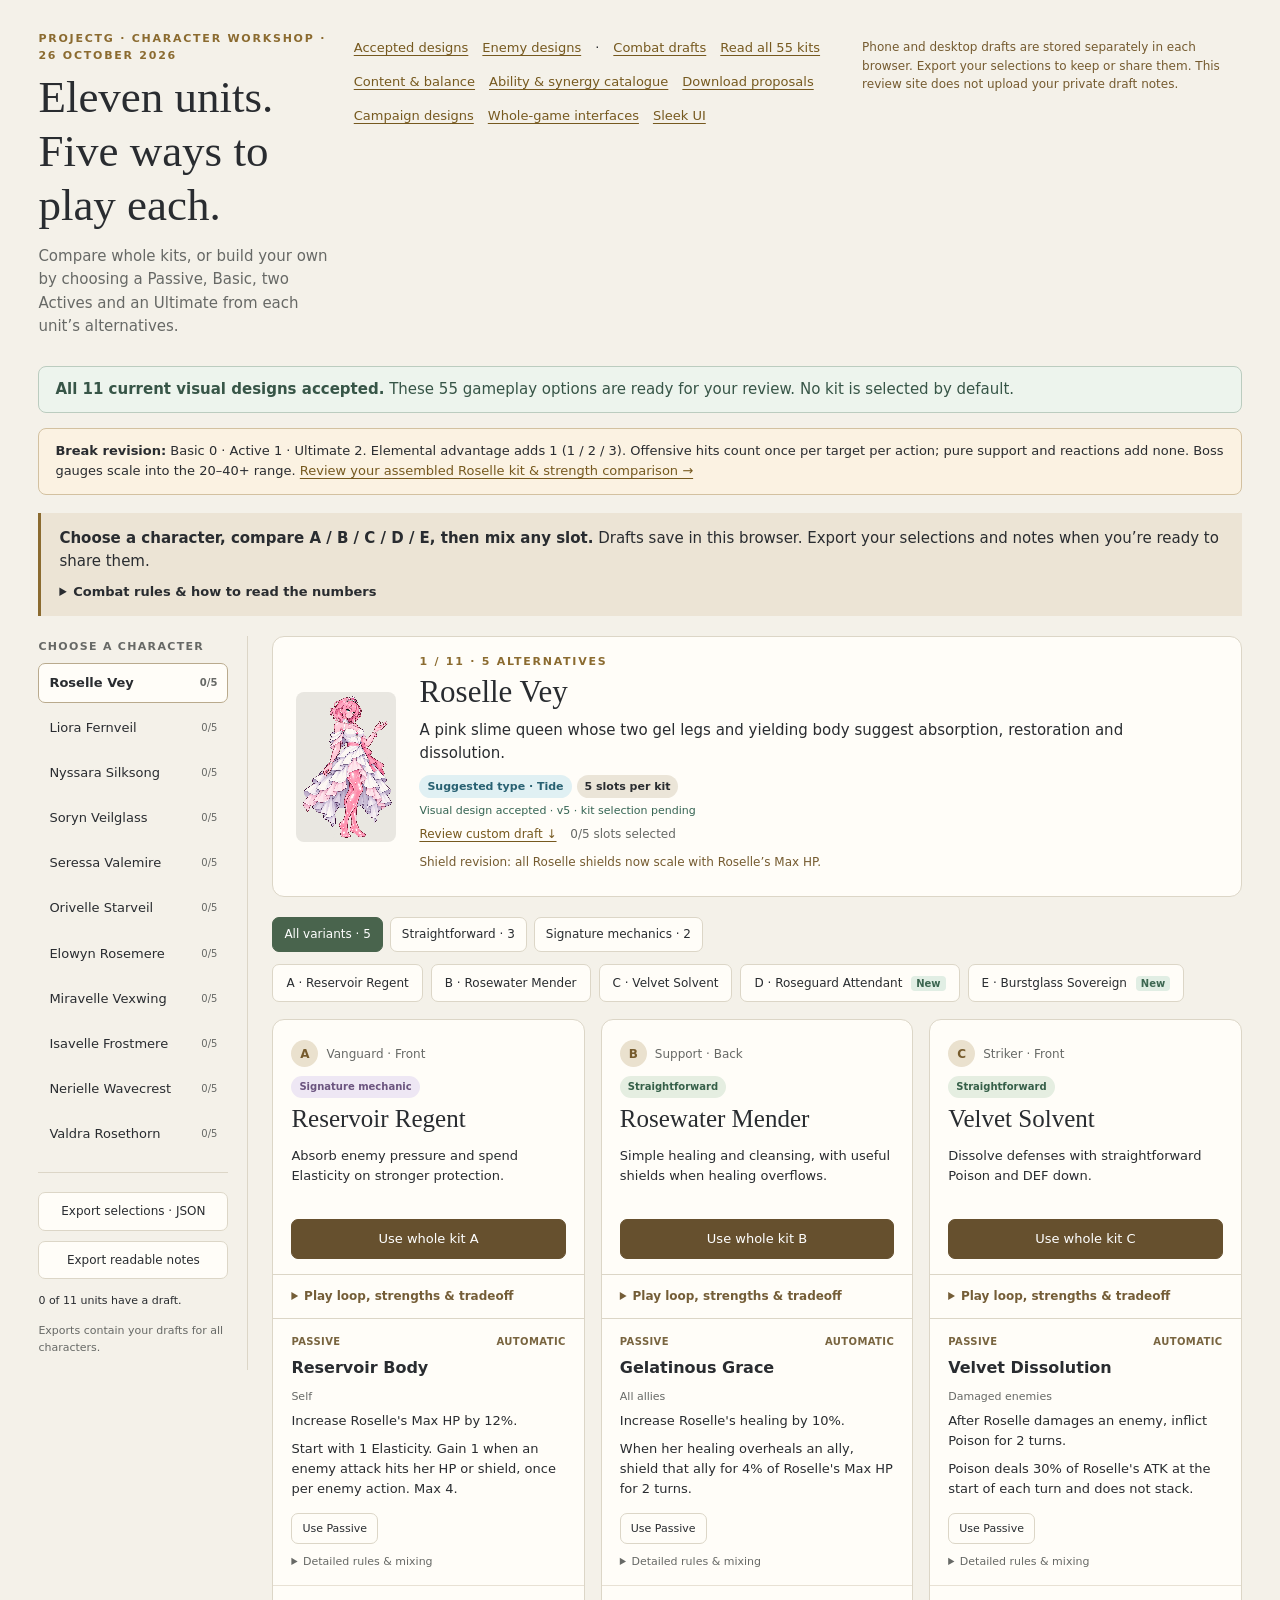
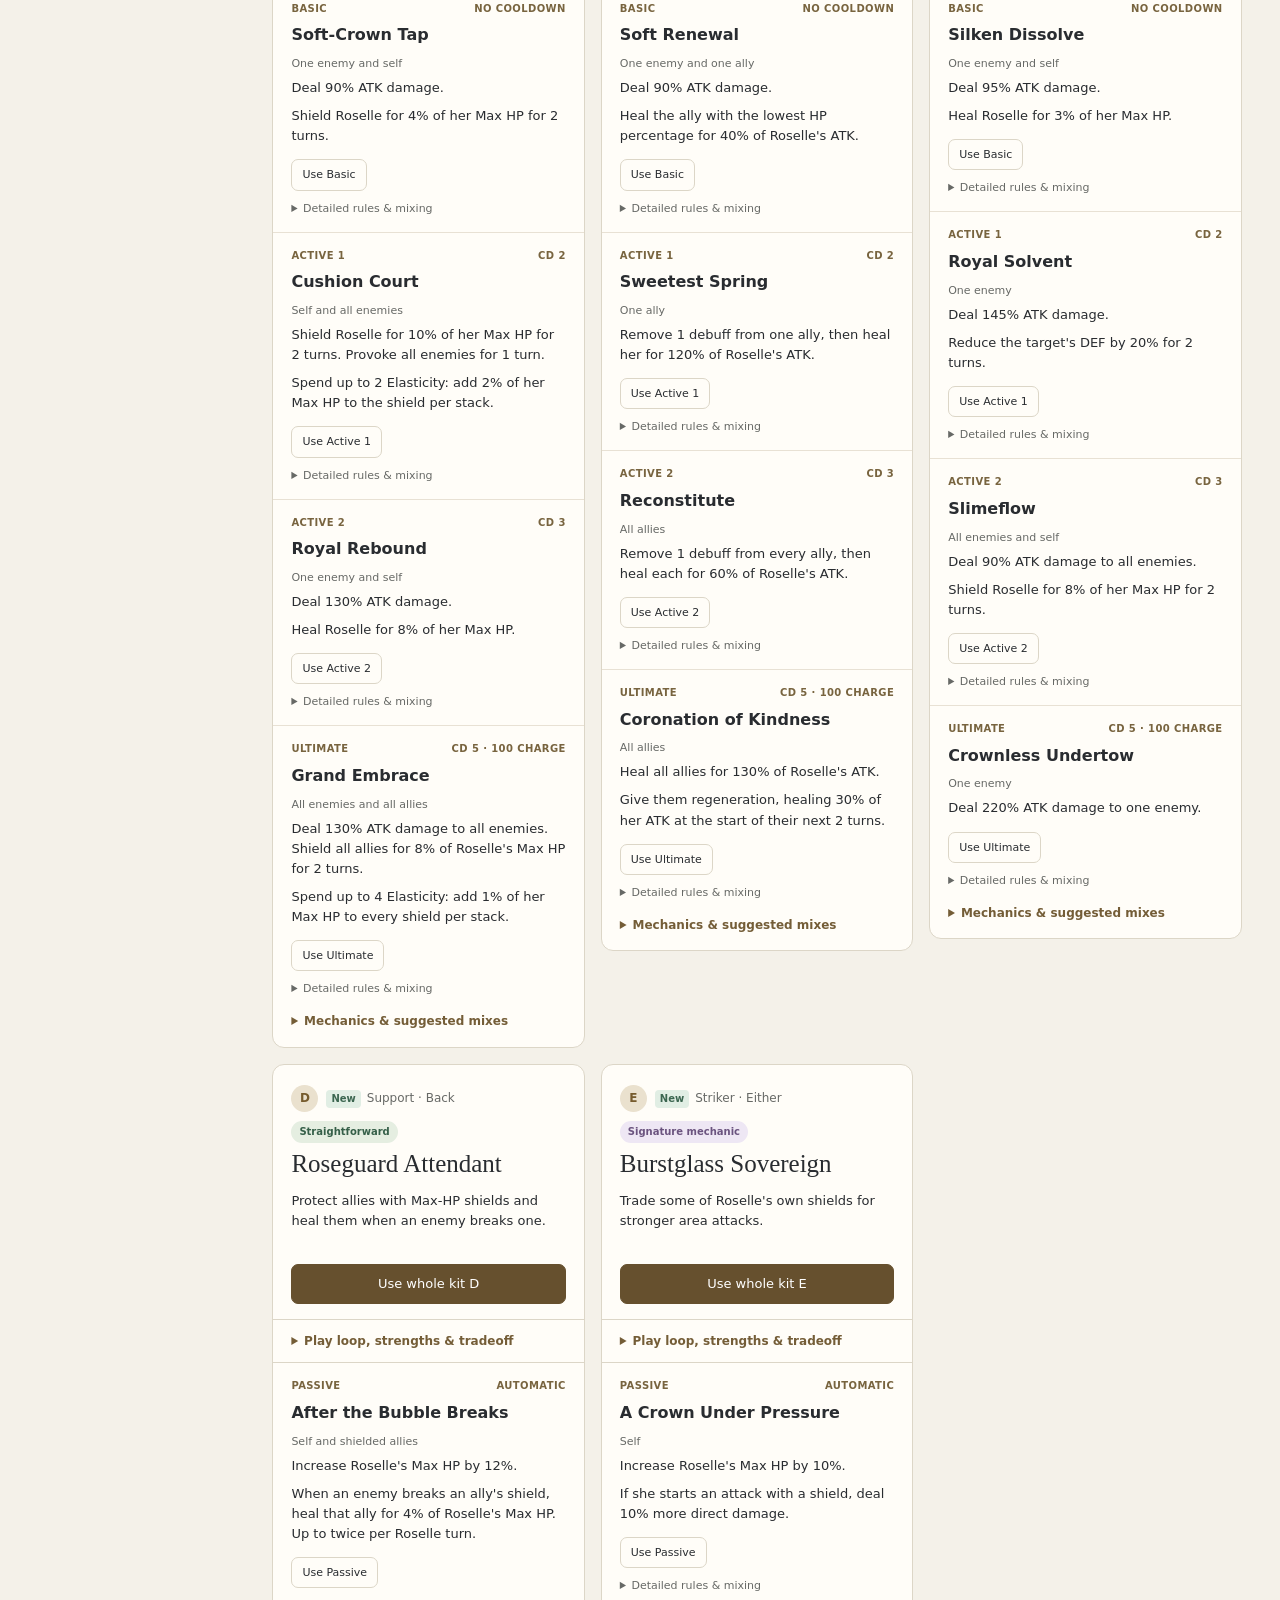
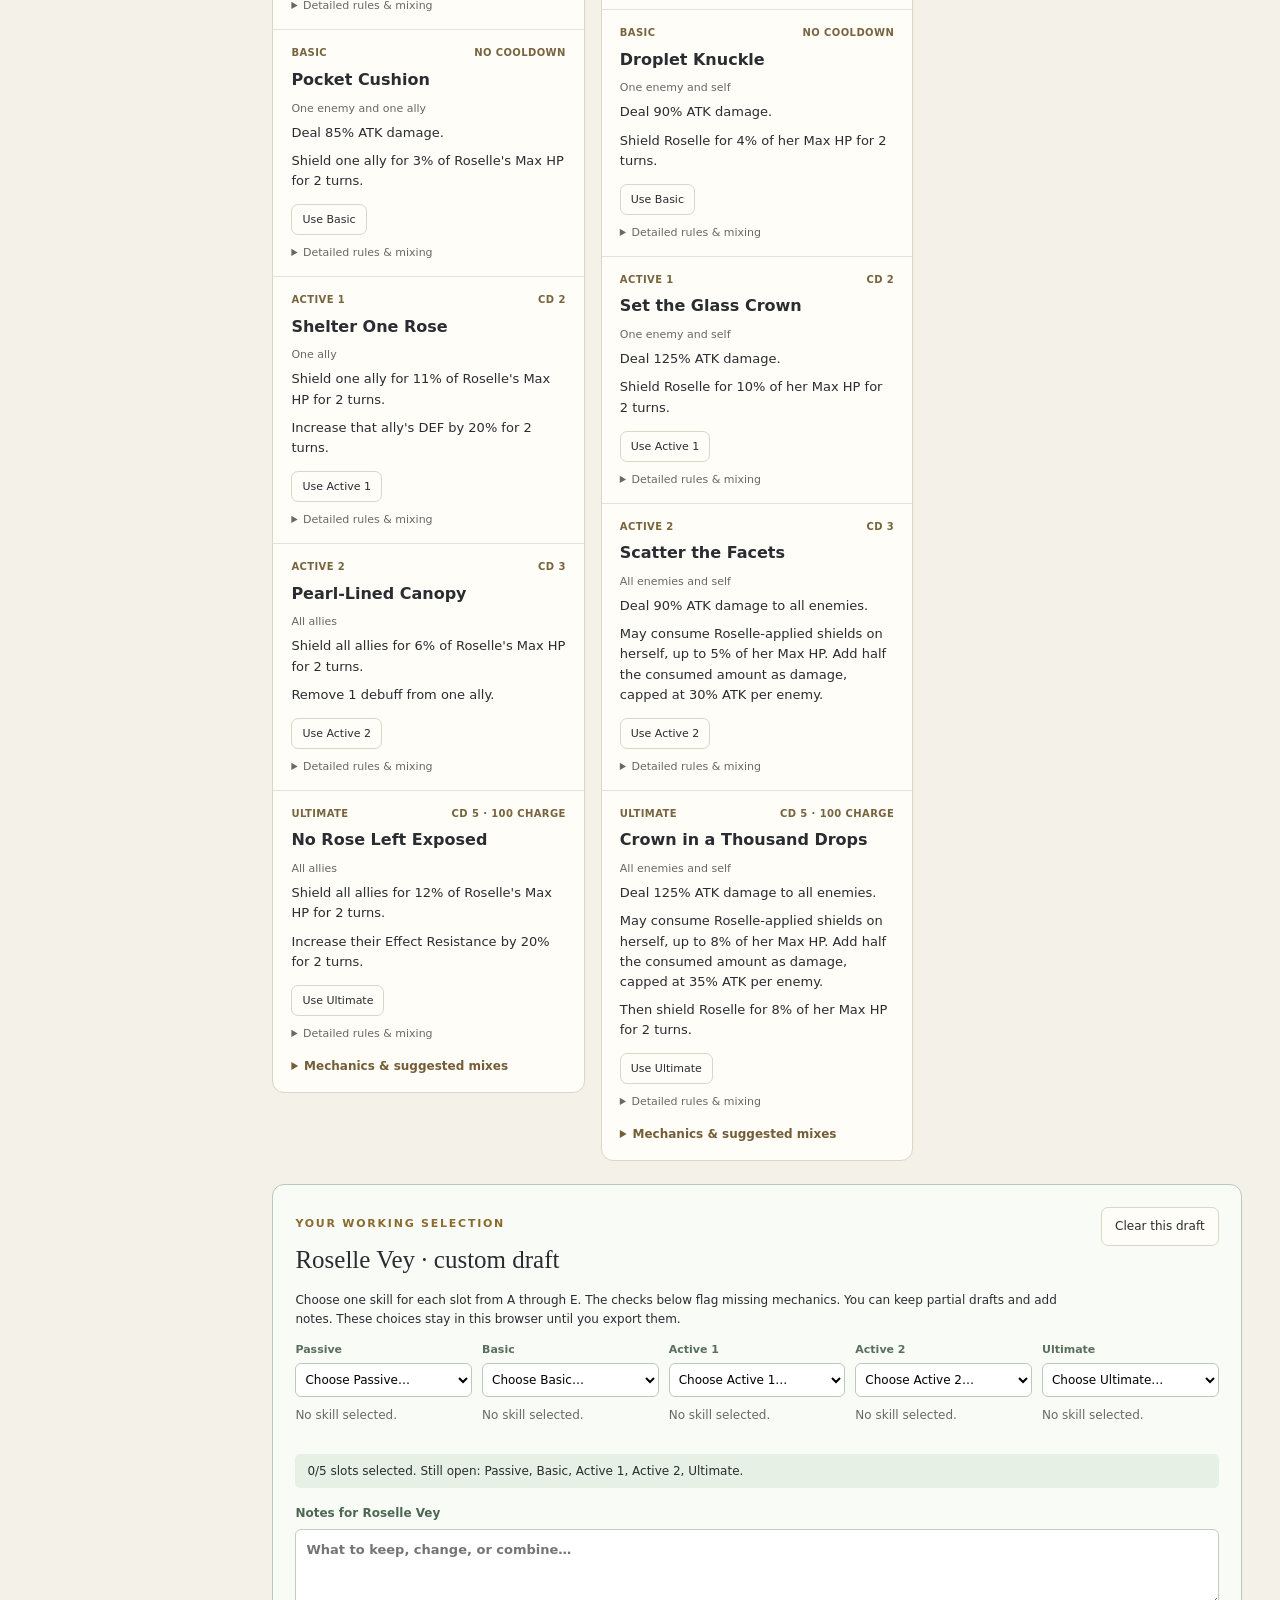
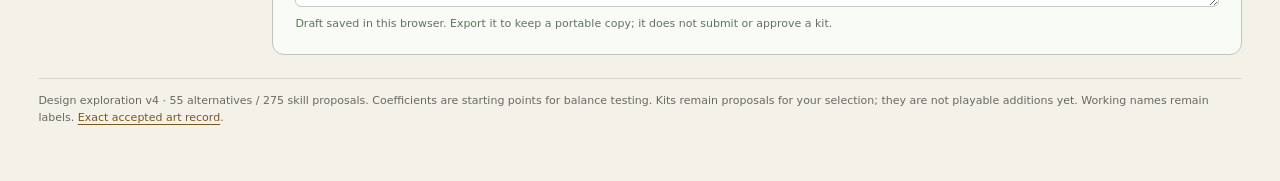
<file: kits.html>
<!doctype html>
<html lang="en"><head><meta charset="utf-8"><meta name="viewport" content="width=device-width, initial-scale=1"><title>ProjectG · Kit workshop</title><link rel="stylesheet" href="kit-options/workshop.css"></head>
<body><a href="#unit-view" class="skip">Skip to kit options</a><div class="shell"><header class="masthead"><div><div class="eyebrow">ProjectG · Character workshop · 26 October 2026</div><h1>Eleven units. Five ways to play each.</h1><p class="muted">Compare whole kits, or build your own by choosing a Passive, Basic, two Actives and an Ultimate from each unit’s alternatives.</p></div><nav aria-label="Review pages"><a href="review.html">Accepted designs</a><a href="enemies.html">Enemy designs</a> · <a href="combat.html">Combat drafts</a><a href="kit-options/ALL_KITS.md">Read all 55 kits</a><a href="content-balance.html">Content &amp; balance</a><a href="abilities.html">Ability &amp; synergy catalogue</a><a href="kit-options/all-kits.json" download>Download proposals</a><a href="campaign-designs.html">Campaign designs</a><a href="interfaces.html">Whole-game interfaces</a><a href="modern-ui.html">Sleek UI</a></nav><p class="revision-note">Phone and desktop drafts are stored separately in each browser. Export your selections to keep or share them. This review site does not upload your private draft notes.</p></header>
<p class="status-banner"><strong>All 11 current visual designs accepted.</strong> These 55 gameplay options are ready for your review. No kit is selected by default.</p>
<p class="revision-banner"><strong>Break revision:</strong> Basic 0 · Active 1 · Ultimate 2. Elemental advantage adds 1 (1 / 2 / 3). Offensive hits count once per target per action; pure support and reactions add none. Boss gauges scale into the 20–40+ range. <a href="roselle.html">Review your assembled Roselle kit &amp; strength comparison →</a></p>
<section class="intro-panel" aria-label="How to review"><p><strong>Choose a character, compare A / B / C / D / E, then mix any slot.</strong> Drafts save in this browser. Export your selections and notes when you’re ready to share them.</p><details><summary>Combat rules & how to read the numbers</summary><div class="rules"><p><strong>Review scope.</strong> These are alternative kit designs for your choice or mixing, not implemented or balance-tested skills. Suggested types and roles are also proposals. Visual acceptance is separate from gameplay acceptance.</p><p><strong>Simple wording.</strong> Cards show the core effect and its main limits. Detailed rules and targeting are expandable. Per-turn trigger limits reset at the start of the named hero&#x27;s turn and are available from wave entry. Straightforward kits use familiar effects without private resource or mark engines; signature variants retain selected distinctive mechanics.</p><p><strong>Slots and charge.</strong> Five-unit parties use a persistent Speed/action gauge. Passive is automatic; Basic has no cooldown; Active 1 has CD2; Active 2 has CD3; Ultimate has CD5 and costs 100 charge. Basic gives 18 charge and each Active gives 26 once per action. Charge caps at 100. Ultimate and triggered follow-ups/counters grant no charge. Extra turns and cooldown resets are excluded from these initial options.</p><p><strong>Cooldown and duration timing.</strong> Cooldowns tick at the start of the caster&#x27;s subsequent turns before skill selection: CD2 is ready on the second subsequent turn. A turn duration counts the affected unit&#x27;s subsequent turns and expires at the end of its final counted turn. Effects do not tick or expire in the action that applies them. Damage over time ticks at the start of those turns. Custom rules state exceptions.</p><p><strong>Numbers.</strong> Damage coefficients mean percent of the caster&#x27;s ATK before DEF and type mitigation unless explicitly HP/DEF-scaled. Direct action damage can crit; triggered damage cannot unless specified. Healing and shields do not crit. Max HP healing uses the recipient&#x27;s Max HP unless stated otherwise. Values are preliminary design coefficients, not final engine Power values.</p><p><strong>Stacks and shields.</strong> Same-named nonstacking buffs and debuffs refresh duration; generic modifiers use the strongest value, not a sum. Shields last two recipient turns unless specified. Same-named shields retain the larger remaining/new value instead of adding together. Custom resources start as defined, are owned by their caster, clear between waves, and have explicit caps. Reactions cannot trigger other reactions or grant charge. Between-turn trigger allowances start unused at wave entry. A defeated caster cannot act or trigger passives; queued earned healing can resolve if its recipient is still alive.</p><p><strong>Resistance and control.</strong> Hostile statuses, dispels and gauge reductions use Effect Accuracy versus Resistance with base 100% unless lower odds are specified; separate effects check separately once per target per action. Root and Freeze deny the next one action; overlapping action-denial effects merge into that single denial rather than adding skipped actions. After a denied action the target is control-immune through its following actionable turn. Provoke restricts offensive single-target skills for one turn. Charm redirects Basic attacks only.</p><p><strong>Break.</strong> Successful offensive Basics deal 0 Break, Actives 1 and Ultimates 2. Elemental advantage adds 1, giving 1/2/3. This shared rule is implicit in skill text, applies once per target per chosen action, and does not multiply with damage components or multi-hits. Pure healing, shields, buffs, passives, DoTs and triggered reactions add no Break. No exceptional extra-Break riders are selected in these proposals. Boss capacities scale by content, roughly 20–40+; Break gauge is separate from the 0–100 action gauge.</p><p><strong>Bosses and action gauge.</strong> Standard bosses are immune to Root, Freeze, Stun, Charm, Provoke and gauge reduction. Every option has a boss plan for its ordinary effects; control immunity does not grant additional Break. Action-gauge points refer to a 0–100 gauge; a 10% push is 10 percentage points. Ordinary debuffs can still be resisted.</p><p><strong>Roselle&#x27;s shields.</strong> Every Roselle shield uses Roselle&#x27;s Max HP at the time it is applied, including shields on allies, resource bonuses and passive caps. The shield snapshots that amount; later Max HP changes do not resize an existing shield. New contributions obey the cap at their own application time and cannot increase a shield already above that cap. Her ATK-based attacks and healing remain explicitly separate. Overheal triggers Rosewater barriers of a fixed Max-HP-based size rather than converting the raw excess amount. This gives durable builds stronger protection without uncapped shield growth.</p><p><strong>Mixing.</strong> Choose one skill per slot within the same unit, from A through E. ‘Needs an engine’ means a hard dependency is absent. ‘Base effect works’ means only an optional bonus is missing. Checks cover declared dependencies, not every balance interaction; read the mix notes. Each full kit supplies its own declared engine. Exports preserve skill IDs and notes; they do not submit or approve a final kit. Existing saved A–C skill choices and notes are retained when this workshop updates.</p></div></details></section>
<div class="workspace"><aside class="sidebar"><h2>Choose a character</h2><nav class="unit-nav" id="unit-nav" aria-label="Character kits"></nav><div class="export-box"><button type="button" id="export-json">Export selections · JSON</button><button type="button" id="export-text">Export readable notes</button><p id="draft-progress"></p><p class="muted">Exports contain your drafts for all characters.</p></div></aside><main id="unit-view" tabindex="-1"></main></div>
<footer class="page-footer">Design exploration v4 · 55 alternatives / 275 skill proposals. Coefficients are starting points for balance testing. Kits remain proposals for your selection; they are not playable additions yet. Working names remain labels. <a href="acceptance.json">Exact accepted art record</a>.</footer></div><div id="toast" role="status" aria-live="polite"></div><script id="kit-data" type="application/json">{"schemaVersion": 1, "version": "2026-10-26-v4", "optionsPerUnit": 5, "kitCount": 55, "skillCount": 275, "simpleKitCount": 36, "signatureKitCount": 19, "status": "kit-proposals-awaiting-user-selection", "runtimeIntegration": false, "revisionNotes": ["Shared Break defaults: Basic0/Active1/Ultimate2, elemental advantage +1; no per-skill extra Break riders", "Boss Break capacities scale with content into the 20–40+ range", "Roselle assembled from the user draft and notes, with any-source shield conversion", "Existing A–E skill IDs and browser drafts retained"], "combatRules": [{"title": "Review scope", "text": "These are alternative kit designs for your choice or mixing, not implemented or balance-tested skills. Suggested types and roles are also proposals. Visual acceptance is separate from gameplay acceptance."}, {"title": "Simple wording", "text": "Cards show the core effect and its main limits. Detailed rules and targeting are expandable. Per-turn trigger limits reset at the start of the named hero's turn and are available from wave entry. Straightforward kits use familiar effects without private resource or mark engines; signature variants retain selected distinctive mechanics."}, {"title": "Slots and charge", "text": "Five-unit parties use a persistent Speed/action gauge. Passive is automatic; Basic has no cooldown; Active 1 has CD2; Active 2 has CD3; Ultimate has CD5 and costs 100 charge. Basic gives 18 charge and each Active gives 26 once per action. Charge caps at 100. Ultimate and triggered follow-ups/counters grant no charge. Extra turns and cooldown resets are excluded from these initial options."}, {"title": "Cooldown and duration timing", "text": "Cooldowns tick at the start of the caster's subsequent turns before skill selection: CD2 is ready on the second subsequent turn. A turn duration counts the affected unit's subsequent turns and expires at the end of its final counted turn. Effects do not tick or expire in the action that applies them. Damage over time ticks at the start of those turns. Custom rules state exceptions."}, {"title": "Numbers", "text": "Damage coefficients mean percent of the caster's ATK before DEF and type mitigation unless explicitly HP/DEF-scaled. Direct action damage can crit; triggered damage cannot unless specified. Healing and shields do not crit. Max HP healing uses the recipient's Max HP unless stated otherwise. Values are preliminary design coefficients, not final engine Power values."}, {"title": "Stacks and shields", "text": "Same-named nonstacking buffs and debuffs refresh duration; generic modifiers use the strongest value, not a sum. Shields last two recipient turns unless specified. Same-named shields retain the larger remaining/new value instead of adding together. Custom resources start as defined, are owned by their caster, clear between waves, and have explicit caps. Reactions cannot trigger other reactions or grant charge. Between-turn trigger allowances start unused at wave entry. A defeated caster cannot act or trigger passives; queued earned healing can resolve if its recipient is still alive."}, {"title": "Resistance and control", "text": "Hostile statuses, dispels and gauge reductions use Effect Accuracy versus Resistance with base 100% unless lower odds are specified; separate effects check separately once per target per action. Root and Freeze deny the next one action; overlapping action-denial effects merge into that single denial rather than adding skipped actions. After a denied action the target is control-immune through its following actionable turn. Provoke restricts offensive single-target skills for one turn. Charm redirects Basic attacks only."}, {"title": "Break", "text": "Successful offensive Basics deal 0 Break, Actives 1 and Ultimates 2. Elemental advantage adds 1, giving 1/2/3. This shared rule is implicit in skill text, applies once per target per chosen action, and does not multiply with damage components or multi-hits. Pure healing, shields, buffs, passives, DoTs and triggered reactions add no Break. No exceptional extra-Break riders are selected in these proposals. Boss capacities scale by content, roughly 20–40+; Break gauge is separate from the 0–100 action gauge."}, {"title": "Bosses and action gauge", "text": "Standard bosses are immune to Root, Freeze, Stun, Charm, Provoke and gauge reduction. Every option has a boss plan for its ordinary effects; control immunity does not grant additional Break. Action-gauge points refer to a 0–100 gauge; a 10% push is 10 percentage points. Ordinary debuffs can still be resisted."}, {"title": "Roselle's shields", "text": "Every Roselle shield uses Roselle's Max HP at the time it is applied, including shields on allies, resource bonuses and passive caps. The shield snapshots that amount; later Max HP changes do not resize an existing shield. New contributions obey the cap at their own application time and cannot increase a shield already above that cap. Her ATK-based attacks and healing remain explicitly separate. Overheal triggers Rosewater barriers of a fixed Max-HP-based size rather than converting the raw excess amount. This gives durable builds stronger protection without uncapped shield growth."}, {"title": "Mixing", "text": "Choose one skill per slot within the same unit, from A through E. ‘Needs an engine’ means a hard dependency is absent. ‘Base effect works’ means only an optional bonus is missing. Checks cover declared dependencies, not every balance interaction; read the mix notes. Each full kit supplies its own declared engine. Exports preserve skill IDs and notes; they do not submit or approve a final kit. Existing saved A–C skill choices and notes are retained when this workshop updates."}], "units": [{"id": "roselle-vey", "name": "Roselle Vey", "type": "Tide", "identity": "A pink slime queen whose two gel legs and yielding body suggest absorption, restoration and dissolution.", "options": [{"id": "roselle-vey-a", "label": "A", "name": "Reservoir Regent", "role": "Vanguard", "position": "Front", "fantasy": "Absorb enemy pressure and spend Elasticity on stronger protection.", "loop": ["Take enemy hits to gain Elasticity.", "Spend Elasticity on stronger shields.", "Recover with Royal Rebound while shields hold."], "strengths": ["Protects the party while absorbing front-line pressure.", "Turns incoming actions into bounded shield and damage bonuses."], "tradeoff": "Enemies must attack Roselle to build Elasticity; her damage remains modest.", "bossPlan": "Provoke-immune bosses receive no substitute effect from Cushion Court; the shield still applies. Her damaging skills use the shared offensive Break budget.", "recommendedStats": ["Max HP", "DEF", "Speed"], "mechanics": [{"id": "roselle-vey-elasticity", "name": "Elasticity", "rules": "Roselle alone starts each wave with 1 Elasticity, maximum 4. Reservoir Body grants 1 after an enemy action deals direct HP or shield damage to her, once per enemy action regardless of hits; DoTs and friendly damage do not grant stacks. Cushion Court and Grand Embrace may spend them as specified. Stacks have no turn expiry and clear at wave end. Only Reservoir Body enables this resource; importing spenders does not create it. Auto spends the maximum available up to the skill's stated limit; manual play may spend less where the skill says up to.", "newLogic": true}], "skills": [{"id": "roselle-vey-a-passive", "slot": "Passive", "name": "Reservoir Body", "target": "Self", "cooldown": 0, "charge": 0, "description": "Increase Roselle's Max HP by 12%. Start each wave with 1 Elasticity (cap 4); gain 1 after an enemy action directly damages her HP or shield, once per action, excluding DoTs. Elasticity persists for the wave and is spent by the listed skills.", "provides": ["roselle-vey-elasticity"], "requires": [], "benefitsFrom": [], "implementation": "Custom logic", "mixNote": "The Max HP bonus works alone; keep this passive to enable Elasticity bonuses.", "summary": ["Increase Roselle's Max HP by 12%.", "Start with 1 Elasticity. Gain 1 when an enemy attack hits her HP or shield, once per enemy action. Max 4."], "targetLabel": "Self"}, {"id": "roselle-vey-a-basic", "slot": "Basic", "name": "Soft-Crown Tap", "target": "One enemy; auto targets the nearest legal enemy", "cooldown": 0, "charge": 0, "description": "Deal 90% ATK damage. Give Roselle a shield equal to 4% of Roselle's Max HP for 2 of her turns.", "provides": [], "requires": [], "benefitsFrom": [], "implementation": "Core primitives", "mixNote": "A self-protecting Basic for any variant; its shield scales only with Roselle's Max HP.", "summary": ["Deal 90% ATK damage.", "Shield Roselle for 4% of her Max HP for 2 turns."], "targetLabel": "One enemy and self"}, {"id": "roselle-vey-a-active1", "slot": "Active1", "name": "Cushion Court", "target": "Self and all enemies; auto uses the same targets", "cooldown": 2, "charge": 0, "description": "Give Roselle a shield equal to 10% of Roselle's Max HP for 2 of her turns and attempt Provoke for 1 target turn on every enemy. If Reservoir Body is selected, consume up to 2 Elasticity before shielding; add 2% of Roselle's Max HP per stack, at most 14% total. Auto spends the maximum available; the shield and Provoke work without Elasticity. Enemies immune to the listed control receive no substitute effect; the remaining damage or protection still resolves.", "provides": [], "requires": [], "benefitsFrom": ["roselle-vey-elasticity"], "implementation": "Custom logic", "mixNote": "Base protection works alone; Reservoir Body adds up to 4% Max HP shielding.", "summary": ["Shield Roselle for 10% of her Max HP for 2 turns. Provoke all enemies for 1 turn.", "Spend up to 2 Elasticity: add 2% of her Max HP to the shield per stack."], "targetLabel": "Self and all enemies"}, {"id": "roselle-vey-a-active2", "slot": "Active2", "name": "Royal Rebound", "target": "One enemy; auto targets the highest ATK legal enemy", "cooldown": 3, "charge": 0, "description": "Deal 130% of Roselle's ATK damage, then heal Roselle for 8% of her Max HP. No Elasticity is gained or spent by this skill.", "provides": [], "requires": [], "benefitsFrom": [], "implementation": "Core primitives", "mixNote": "Self-healing works without Elasticity.", "summary": ["Deal 130% ATK damage.", "Heal Roselle for 8% of her Max HP."], "targetLabel": "One enemy and self"}, {"id": "roselle-vey-a-ultimate", "slot": "Ultimate", "name": "Grand Embrace", "target": "All enemies and all living allies", "cooldown": 5, "charge": 100, "description": "Deal 130% ATK damage to all enemies. Give each living ally a shield equal to 8% of Roselle's Max HP for 2 recipient turns. If Elasticity is enabled, consume up to 4 stacks and add 1% of Roselle's Max HP to each shield per stack, at most 12% of Roselle's Max HP total per recipient. Shields use Roselle's Max HP, including when placed on another ally.", "provides": [], "requires": [], "benefitsFrom": ["roselle-vey-elasticity"], "implementation": "Custom logic", "mixNote": "A defensive Ultimate for any mix; all shield strength and Elasticity shield bonuses use Roselle's Max HP.", "summary": ["Deal 130% ATK damage to all enemies. Shield all allies for 8% of Roselle's Max HP for 2 turns.", "Spend up to 4 Elasticity: add 1% of her Max HP to every shield per stack."], "targetLabel": "All enemies and all allies"}], "mixGuide": {"bestImports": ["roselle-vey-b-active2", "roselle-vey-c-active1"], "keepTogether": ["Reservoir Body enables the optional Elasticity shield bonuses on Cushion Court and Grand Embrace."], "watchOut": ["Reconstitute trades personal recovery for party cleansing. Royal Solvent replaces Provoke with DEF down."]}, "complexity": "signature"}, {"id": "roselle-vey-b", "label": "B", "name": "Rosewater Mender", "role": "Support", "position": "Back", "fantasy": "Simple healing and cleansing, with useful shields when healing overflows.", "loop": ["Heal the ally under pressure.", "Cleanse the party when debuffs build up.", "Use Coronation of Kindness for lasting recovery."], "strengths": ["Direct single-target and party recovery.", "Overhealing gives a small Max-HP-based shield."], "tradeoff": "Low damage and no protection before a lethal hit unless her healing overflows.", "bossPlan": "Recovery and cleansing work normally against bosses. Her damaging Basic follows the shared offensive Break budget; healing actions add none.", "recommendedStats": ["Max HP", "Speed", "ATK"], "mechanics": [], "skills": [{"id": "roselle-vey-b-passive", "slot": "Passive", "name": "Gelatinous Grace", "target": "All allies healed by Roselle", "cooldown": 0, "charge": 0, "description": "Increase Roselle's healing by 10%. When healing from her own action exceeds a living recipient's missing HP, give that recipient a shield equal to 4% of Roselle's Max HP for 2 recipient turns, once per recipient per action. The shield refreshes to the higher remaining/new value, never accumulates. Regeneration, healing by other units, shield application and absorption do not trigger it. It cannot revive or trigger another reaction; recipient defeat or wave end removes the shield.", "provides": [], "requires": [], "benefitsFrom": [], "implementation": "Custom logic", "mixNote": "Any direct healing skill can trigger the overheal shield; regeneration cannot.", "summary": ["Increase Roselle's healing by 10%.", "When her healing overheals an ally, shield that ally for 4% of Roselle's Max HP for 2 turns."], "targetLabel": "All allies"}, {"id": "roselle-vey-b-basic", "slot": "Basic", "name": "Soft Renewal", "target": "One enemy and the living ally with lowest current HP percentage", "cooldown": 0, "charge": 0, "description": "Deal 90% ATK damage to one enemy. Heal the lowest-HP-percentage ally for 40% ATK after damage.", "provides": [], "requires": [], "benefitsFrom": [], "implementation": "Core primitives", "mixNote": "Adds reliable incidental healing to the Vanguard or bruiser kit.", "summary": ["Deal 90% ATK damage.", "Heal the ally with the lowest HP percentage for 40% of Roselle's ATK."], "targetLabel": "One enemy and one ally"}, {"id": "roselle-vey-b-active1", "slot": "Active1", "name": "Sweetest Spring", "target": "One living ally; auto selects lowest current HP percentage", "cooldown": 2, "charge": 0, "description": "Remove the oldest removable debuff from the selected living ally, then heal her for 120% of Roselle's ATK. The heal works even if there is no removable debuff.", "provides": [], "requires": [], "benefitsFrom": [], "implementation": "Core primitives", "mixNote": "A standalone focused cleanse and heal.", "summary": ["Remove 1 debuff from one ally, then heal her for 120% of Roselle's ATK."], "targetLabel": "One ally"}, {"id": "roselle-vey-b-active2", "slot": "Active2", "name": "Reconstitute", "target": "All living allies", "cooldown": 3, "charge": 0, "description": "Remove the oldest removable debuff from every living ally, then heal each for 60% of Roselle's ATK. Each heal works even when no debuff was removed.", "provides": [], "requires": [], "benefitsFrom": [], "implementation": "Core primitives", "mixNote": "Party cleansing with a modest heal; no resource required.", "summary": ["Remove 1 debuff from every ally, then heal each for 60% of Roselle's ATK."], "targetLabel": "All allies"}, {"id": "roselle-vey-b-ultimate", "slot": "Ultimate", "name": "Coronation of Kindness", "target": "All living allies", "cooldown": 5, "charge": 100, "description": "Heal every living ally for 130% of Roselle's ATK. Give each regeneration that heals 30% of Roselle's current ATK at the start of each of the recipient's next 2 turns. Regeneration does not stack with itself; reapplication refreshes its 2 ticks. Only the initial direct heal can trigger Gelatinous Grace.", "provides": [], "requires": [], "benefitsFrom": [], "implementation": "Core primitives", "mixNote": "Large direct recovery followed by regeneration; this Ultimate does not cleanse.", "summary": ["Heal all allies for 130% of Roselle's ATK.", "Give them regeneration, healing 30% of her ATK at the start of their next 2 turns."], "targetLabel": "All allies"}], "mixGuide": {"bestImports": ["roselle-vey-a-active2", "roselle-vey-c-active1"], "keepTogether": ["Gelatinous Grace works with any of Roselle's direct healing skills; no linked resource is needed."], "watchOut": ["Shield-only skills cannot trigger the overheal shield. Replacing Reconstitute removes this option's party cleanse."]}, "complexity": "simple"}, {"id": "roselle-vey-c", "label": "C", "name": "Velvet Solvent", "role": "Striker", "position": "Front", "fantasy": "Dissolve defenses with straightforward Poison and DEF down.", "loop": ["Poison enemies with damaging skills.", "Lower DEF on the main target.", "Finish with Crownless Undertow while Poison wears enemies down."], "strengths": ["Every damaging action can refresh ordinary Poison.", "Useful DEF down with no stack management."], "tradeoff": "Poison takes time and can be cleansed; little team protection.", "bossPlan": "Poison and DEF down still check Resistance. Poison never damages Break gauges; direct attacks follow the shared offensive Break budget.", "recommendedStats": ["ATK", "Effect Accuracy", "Max HP"], "mechanics": [], "skills": [{"id": "roselle-vey-c-passive", "slot": "Passive", "name": "Velvet Dissolution", "target": "Living enemies directly damaged by Roselle's own action", "cooldown": 0, "charge": 0, "description": "After Roselle's own action deals direct damage, attempt ordinary Poison on each damaged living enemy, once per target per action. Poison deals noncritical Tide damage equal to 30% of Roselle's current ATK at the start of each of the target's next 2 turns. It does not stack; reapplication refreshes duration. It can be cleansed, cannot trigger reactions or grant charge, and clears on expiry, target defeat or wave end.", "provides": [], "requires": [], "benefitsFrom": [], "implementation": "Custom logic", "mixNote": "Any damaging action can apply Poison; no stack provider or spender needed.", "summary": ["After Roselle damages an enemy, inflict Poison for 2 turns.", "Poison deals 30% of Roselle's ATK at the start of each turn and does not stack."], "targetLabel": "Damaged enemies"}, {"id": "roselle-vey-c-basic", "slot": "Basic", "name": "Silken Dissolve", "target": "One enemy; auto targets the nearest legal enemy", "cooldown": 0, "charge": 0, "description": "Deal 95% of Roselle's ATK damage, then heal Roselle for 3% of her Max HP. The heal does not depend on Poison.", "provides": [], "requires": [], "benefitsFrom": [], "implementation": "Core primitives", "mixNote": "A simple self-healing Basic, independent of Poison.", "summary": ["Deal 95% ATK damage.", "Heal Roselle for 3% of her Max HP."], "targetLabel": "One enemy and self"}, {"id": "roselle-vey-c-active1", "slot": "Active1", "name": "Royal Solvent", "target": "One enemy; auto targets the highest DEF legal enemy", "cooldown": 2, "charge": 0, "description": "Deal 145% ATK damage, then attempt 20% DEF down for 2 target turns. This is one nonstacking generic DEF reduction and does not add to another source of DEF down.", "provides": [], "requires": [], "benefitsFrom": [], "implementation": "Core primitives", "mixNote": "Standalone DEF down for any damage or support mix.", "summary": ["Deal 145% ATK damage.", "Reduce the target's DEF by 20% for 2 turns."], "targetLabel": "One enemy"}, {"id": "roselle-vey-c-active2", "slot": "Active2", "name": "Slimeflow", "target": "All enemies and self", "cooldown": 3, "charge": 0, "description": "Deal 90% of Roselle's ATK damage to every enemy, then give Roselle a shield equal to 8% of Roselle's Max HP for 2 of her turns. This skill does not extend Poison or any other debuff.", "provides": [], "requires": [], "benefitsFrom": [], "implementation": "Core primitives", "mixNote": "An area attack with a self-shield; no resource or Poison duration management.", "summary": ["Deal 90% ATK damage to all enemies.", "Shield Roselle for 8% of her Max HP for 2 turns."], "targetLabel": "All enemies and self"}, {"id": "roselle-vey-c-ultimate", "slot": "Ultimate", "name": "Crownless Undertow", "target": "One enemy; auto highest current HP among legal targets; ties use formation slot then roster ID", "cooldown": 5, "charge": 100, "description": "Deal 220% of Roselle's ATK damage to one enemy. This does not consume Poison. Velvet Dissolution, if selected, may apply or refresh its ordinary Poison after the action.", "provides": [], "requires": [], "benefitsFrom": [], "implementation": "Core primitives", "mixNote": "Direct single-target damage with no resource dependency.", "summary": ["Deal 220% ATK damage to one enemy."], "targetLabel": "One enemy"}], "mixGuide": {"bestImports": ["roselle-vey-a-active1", "roselle-vey-b-active2"], "keepTogether": ["Velvet Dissolution can apply Poison through any of Roselle's damaging skills. No skill needs a private stack engine."], "watchOut": ["Non-damaging support skills cannot apply the passive Poison. Replacing Slimeflow removes this option's self-shield."]}, "complexity": "simple"}, {"id": "roselle-vey-d", "label": "D", "name": "Roseguard Attendant", "role": "Support", "position": "Back", "fantasy": "Protect allies with Max-HP shields and heal them when an enemy breaks one.", "loop": ["Place shields before enemy damage.", "Heal allies when their shields break.", "Cleanse with Pearl-Lined Canopy when needed."], "strengths": ["Protects a chosen ally without forcing Roselle to receive every attack.", "Enemy-broken shields provide recovery even between Roselle's turns."], "tradeoff": "Limited personal damage; shield expiry and voluntary consumption do not trigger healing.", "bossPlan": "Protection and cleansing work against bosses without control checks. Her damaging Basic follows the shared offensive Break budget; shield-only actions add none.", "recommendedStats": ["Max HP", "Speed", "DEF"], "mechanics": [], "skills": [{"id": "roselle-vey-d-passive", "slot": "Passive", "name": "After the Bubble Breaks", "target": "Living allies, including Roselle, whose temporary shields from any hero are broken by direct enemy damage; ties use formation slot, then roster ID", "cooldown": 0, "charge": 0, "description": "Increase Roselle's Max HP by 12%. After an enemy action depletes any temporary shield on a living ally, including herself, heal that ally for 4% of Roselle's Max HP. Trigger at most once per recipient per enemy action and twice total per Roselle turn: the shared allowance begins available at wave entry and resets at the start of Roselle's turns. A shield-only hit qualifies; expiry, dispel, DoTs, friendly damage and voluntary shield consumption do not. Resolve after all damage, so a defeated recipient is not healed. Roselle must remain alive; no stored triggers carry between waves.", "provides": [], "requires": [], "benefitsFrom": [], "implementation": "Custom logic", "mixNote": "Works with shields from any hero. Enemy damage must break the shield; expiry, dispel and voluntary consumption do not trigger the heal.", "summary": ["Increase Roselle's Max HP by 12%.", "When an enemy breaks an ally's shield, heal that ally for 4% of Roselle's Max HP. Up to twice per Roselle turn."], "targetLabel": "Self and shielded allies"}, {"id": "roselle-vey-d-basic", "slot": "Basic", "name": "Pocket Cushion", "target": "One enemy, auto nearest legal; shield goes to the living ally with lowest current HP percentage; ties use front-to-back formation slot, then roster ID", "cooldown": 0, "charge": 0, "description": "Deal 85% of Roselle's ATK damage. Give the selected living ally a shield equal to 3% of Roselle's Max HP for 2 recipient turns.", "provides": [], "requires": [], "benefitsFrom": [], "implementation": "Core primitives", "mixNote": "A small HP-scaled ally shield every Basic, including when another passive is selected.", "summary": ["Deal 85% ATK damage.", "Shield one ally for 3% of Roselle's Max HP for 2 turns."], "targetLabel": "One enemy and one ally"}, {"id": "roselle-vey-d-active1", "slot": "Active1", "name": "Shelter One Rose", "target": "One living ally; auto lowest current HP percentage; ties use front-to-back formation slot, then roster ID", "cooldown": 2, "charge": 0, "description": "Give the selected living ally a shield equal to 11% of Roselle's Max HP and 20% DEF for 2 recipient turns. The shield refreshes to the higher remaining/new value; generic DEF buffs use the strongest value rather than adding together.", "provides": [], "requires": [], "benefitsFrom": [], "implementation": "Core primitives", "mixNote": "Focused shield and DEF increase; it does not directly heal.", "summary": ["Shield one ally for 11% of Roselle's Max HP for 2 turns.", "Increase that ally's DEF by 20% for 2 turns."], "targetLabel": "One ally"}, {"id": "roselle-vey-d-active2", "slot": "Active2", "name": "Pearl-Lined Canopy", "target": "All living allies; cleanse selects most removable debuffs, then lowest current HP percentage; ties use front-to-back formation slot, then roster ID", "cooldown": 3, "charge": 0, "description": "Give every living ally a shield equal to 6% of Roselle's Max HP for 2 recipient turns. Remove the oldest removable debuff from the selected ally; if no ally has a removable debuff, the shields still apply.", "provides": [], "requires": [], "benefitsFrom": [], "implementation": "Core primitives", "mixNote": "Party shields plus one targeted cleanse, independent of the passive.", "summary": ["Shield all allies for 6% of Roselle's Max HP for 2 turns.", "Remove 1 debuff from one ally."], "targetLabel": "All allies"}, {"id": "roselle-vey-d-ultimate", "slot": "Ultimate", "name": "No Rose Left Exposed", "target": "All living allies; ties use front-to-back formation slot, then roster ID", "cooldown": 5, "charge": 100, "description": "Give each living ally a shield equal to 12% of Roselle's Max HP and 20 percentage points of Effect Resistance for 2 recipient turns. Use the strongest generic Effect Resistance increase, never add buffs or auras. This Ultimate has no direct heal.", "provides": [], "requires": [], "benefitsFrom": [], "implementation": "Core primitives", "mixNote": "Large party shields with Resistance; healing comes from another slot or an enemy breaking the shields.", "summary": ["Shield all allies for 12% of Roselle's Max HP for 2 turns.", "Increase their Effect Resistance by 20% for 2 turns."], "targetLabel": "All allies"}], "mixGuide": {"bestImports": ["roselle-vey-b-active2", "roselle-vey-a-basic"], "keepTogether": ["After the Bubble Breaks works with any shield applied by Roselle, including shields imported from other options."], "watchOut": ["Only enemy-broken shields trigger the heal. Burstglass shield consumption spends protection without activating it."]}, "complexity": "simple", "isNew": true}, {"id": "roselle-vey-e", "label": "E", "name": "Burstglass Sovereign", "role": "Striker", "position": "Either", "fantasy": "Trade some of Roselle's own shields for stronger area attacks.", "loop": ["Build a shield on Roselle.", "Spend some shield to strengthen an area attack.", "Choose damage or protection before the enemy strikes."], "strengths": ["Shield-fueled area damage without a stack meter.", "Shield consumption is optional; all attacks work without it."], "tradeoff": "Spending her own shields weakens protection and does not trigger shield-break healing.", "bossPlan": "Shield expenditure is friendly self-consumption, with damage capped as listed and never scaled from boss HP. Direct attacks use the shared offensive Break budget; the passive adds only direct damage.", "recommendedStats": ["Max HP", "ATK", "Crit chance"], "mechanics": [{"id": "roselle-vey-shield-consumption", "name": "Shield consumption", "rules": "Scatter the Facets and Crown in a Thousand Drops may spend only Roselle-applied shields currently on Roselle. Auto spends the maximum stated amount; manual play may decline. Spend oldest shields first up to the listed fraction of Roselle's Max HP. Partial shields keep their expiry. Consuming a shield never counts as enemy damage or shield break, and never triggers a heal, reaction or charge. The base attacks work without a shield. All shield amounts use Roselle's Max HP.", "newLogic": true}], "skills": [{"id": "roselle-vey-e-passive", "slot": "Passive", "name": "A Crown Under Pressure", "target": "Self; enemies directly damaged by Roselle's ordinary actions; ties use front-to-back formation slot, then roster ID", "cooldown": 0, "charge": 0, "description": "Increase Roselle's Max HP by 10%. If she has any positive shield remaining when her own damaging action begins, that action deals 10% more direct damage. Check before any voluntary shield consumption; shields created afterward cannot enable it on that action. Shields from any hero qualify. This multiplier applies once to action damage and never to DoTs, reactions or follow-ups. It adds no hit or Break.", "provides": [], "requires": [], "benefitsFrom": [], "implementation": "Custom logic", "mixNote": "Any shield on Roselle enables the damage bonus; shields created after an attack starts cannot enable it for that action.", "summary": ["Increase Roselle's Max HP by 10%.", "If she starts an attack with a shield, deal 10% more direct damage."], "targetLabel": "Self"}, {"id": "roselle-vey-e-basic", "slot": "Basic", "name": "Droplet Knuckle", "target": "One enemy; auto nearest legal enemy; ties use front-to-back formation slot, then roster ID", "cooldown": 0, "charge": 0, "description": "Deal 90% of Roselle's ATK damage, then give Roselle a shield equal to 4% of Roselle's Max HP for 2 of her turns. A newly created shield cannot enable A Crown Under Pressure on this same action.", "provides": ["roselle-vey-shield-consumption"], "requires": [], "benefitsFrom": [], "implementation": "Custom logic", "mixNote": "Provides a personal HP shield without a resource passive.", "summary": ["Deal 90% ATK damage.", "Shield Roselle for 4% of her Max HP for 2 turns."], "targetLabel": "One enemy and self"}, {"id": "roselle-vey-e-active1", "slot": "Active1", "name": "Set the Glass Crown", "target": "One enemy; auto highest ATK legal enemy; ties use front-to-back formation slot, then roster ID", "cooldown": 2, "charge": 0, "description": "Deal 125% of Roselle's ATK damage. After damage, give Roselle a shield equal to 10% of Roselle's Max HP for 2 of her turns.", "provides": ["roselle-vey-shield-consumption"], "requires": [], "benefitsFrom": [], "implementation": "Custom logic", "mixNote": "A reliable shield builder; replacing it with Royal Solvent adds DEF down but removes this repeatable personal shield.", "summary": ["Deal 125% ATK damage.", "Shield Roselle for 10% of her Max HP for 2 turns."], "targetLabel": "One enemy and self"}, {"id": "roselle-vey-e-active2", "slot": "Active2", "name": "Scatter the Facets", "target": "All enemies and self; ties use front-to-back formation slot, then roster ID", "cooldown": 3, "charge": 0, "description": "Before damage, optionally consume shields applied by Roselle that are currently protecting Roselle, oldest applied first, up to a total of 5% of Roselle's Max HP. Auto consumes the maximum available; manual play may decline. Deal 90% of Roselle's ATK damage to every enemy, plus extra damage equal to 50% of the shield amount actually consumed, capped at 30% of Roselle's ATK per enemy. With no shield, retain the base damage. Consumed shields cannot trigger shield-break or on-damage effects; partial consumption keeps the original expiry and source. Shields cast by other units cannot be consumed as fuel.", "provides": [], "requires": [], "benefitsFrom": ["roselle-vey-shield-consumption"], "implementation": "Custom logic", "mixNote": "Only Roselle-applied shields protecting Roselle can be consumed. The base attack works without a shield.", "summary": ["Deal 90% ATK damage to all enemies.", "May consume Roselle-applied shields on herself, up to 5% of her Max HP. Add half the consumed amount as damage, capped at 30% ATK per enemy."], "targetLabel": "All enemies and self"}, {"id": "roselle-vey-e-ultimate", "slot": "Ultimate", "name": "Crown in a Thousand Drops", "target": "All enemies and self; ties use front-to-back formation slot, then roster ID", "cooldown": 5, "charge": 100, "description": "Optionally consume shields applied by Roselle that are currently protecting Roselle, oldest applied first, up to 8% of Roselle's Max HP before damage. Auto consumes the maximum available; manual may decline. Deal 125% of Roselle's ATK damage to every enemy, plus extra damage equal to 50% of the consumed amount capped at 35% of Roselle's ATK per enemy. Consumed shields do not trigger shield-break or on-damage effects. After damage, give Roselle a fresh shield equal to 8% of Roselle's Max HP for 2 of her turns, refreshing only to the higher remaining/new value. No shield is required for the base attack or new shield. Shields cast by other units cannot be consumed as fuel. The base attack coefficient, including the consumed-shield bonus, is capped at 160% of Roselle's ATK per enemy before other direct-damage bonuses, mitigation and Crit.", "provides": ["roselle-vey-shield-consumption"], "requires": [], "benefitsFrom": ["roselle-vey-shield-consumption"], "implementation": "Custom logic", "mixNote": "A capped offensive use of HP shielding. It grants only a personal shield; import Grand Embrace for party protection.", "summary": ["Deal 125% ATK damage to all enemies.", "May consume Roselle-applied shields on herself, up to 8% of her Max HP. Add half the consumed amount as damage, capped at 35% ATK per enemy.", "Then shield Roselle for 8% of her Max HP for 2 turns."], "targetLabel": "All enemies and self"}], "mixGuide": {"bestImports": ["roselle-vey-c-active1", "roselle-vey-a-ultimate"], "keepTogether": ["Droplet Knuckle or Set the Glass Crown fuels Scatter the Facets and Crown in a Thousand Drops. Only Roselle-applied shields on herself can be spent."], "watchOut": ["After the Bubble Breaks never heals from voluntary shield consumption. Ally shields cannot fuel these attacks."]}, "complexity": "signature", "isNew": true}], "shieldScaling": {"stat": "casterMaxHP", "owner": "Roselle Vey", "revision": "2026-10-25-v2", "rule": "Every Roselle shield, resource shield bonus and shield cap scales only with Roselle's Max HP. Existing ATK damage/healing remain explicitly separate."}, "sprite": "sprites/candidate-roselle-vey-pixel-v5.png", "spriteVersion": "v5", "visualAcceptance": {"date": "2026-10-25", "sha256": "7041281014c8905f05c6cc2b7314ccbb25503b02cc69395f521dc4dde4cd85ee"}}, {"id": "liora-fernveil", "name": "Liora Fernveil", "type": "Verdant", "identity": "A green-haired elf wanderer who guides living leaves into precision attacks, briars or renewal.", "options": [{"id": "liora-fernveil-a", "label": "A", "name": "Fernblade Hunter", "role": "Striker", "position": "Back", "fantasy": "Build Focus through simple attacks, then spend it on a decisive strike.", "loop": ["Build Focus with Basic and Active1.", "Strip an important enemy buff.", "Spend Focus on a stronger finishing strike."], "strengths": ["Accurate single-target damage with buff removal.", "Several damage skills remain useful when the Focus engine is replaced."], "tradeoff": "Minimal healing and no AoE; spending Focus on Active2 delays the largest Ultimate bonus.", "bossPlan": "Direct damage and dispel remain useful without control or a required debuff. Attacks follow the shared offensive Break budget.", "recommendedStats": ["ATK", "Crit chance", "Speed"], "mechanics": [{"id": "liora-fernveil-focus", "name": "Focus", "rules": "Liora alone starts each wave with 0 Focus, maximum 3. Patient Hunter grants 1 after she resolves a Basic or a skill in Active1, once per action even if no damage lands; triggered actions do not grant it. Needle Horizon spends up to 2 and Thousand-Leaf Line up to 3 before damage. No turn expiry; clear at wave end. Patient Hunter alone enables Focus, including when other Basic or Active1 choices are imported. Auto spends the maximum available up to the skill's stated limit; manual play may spend less where the skill says up to.", "newLogic": true}], "skills": [{"id": "liora-fernveil-a-passive", "slot": "Passive", "name": "Patient Hunter", "target": "Self", "cooldown": 0, "charge": 0, "description": "Gain 10 percentage points of Crit chance. Start at 0 Focus, cap 3; after each of Liora's ordinary Basic or Active1 actions gain 1 Focus, once per action. Focus lasts for the wave and may be spent by Needle Horizon or Thousand-Leaf Line.", "provides": ["liora-fernveil-focus"], "requires": [], "benefitsFrom": [], "implementation": "Custom logic", "mixNote": "Keep this to enable Focus; imported Basic and Active1 skills still build it.", "summary": ["Increase Liora's Crit chance by 10%.", "Gain 1 Focus after her Basic or Active1. Start at 0; max 3."], "targetLabel": "Self"}, {"id": "liora-fernveil-a-basic", "slot": "Basic", "name": "Cutting Leaf", "target": "One enemy; auto targets the nearest legal enemy", "cooldown": 0, "charge": 0, "description": "Deal 100% ATK damage.", "provides": [], "requires": [], "benefitsFrom": [], "implementation": "Core primitives", "mixNote": "A reliable offensive Basic for either other loop.", "summary": ["Deal 100% ATK damage."], "targetLabel": "One enemy"}, {"id": "liora-fernveil-a-active1", "slot": "Active1", "name": "Leafline", "target": "One enemy; auto targets the highest ATK legal enemy", "cooldown": 2, "charge": 0, "description": "Attempt to remove the oldest removable buff from the target, then deal 150% ATK damage. Buff removal checks once and is not required for damage.", "provides": [], "requires": [], "benefitsFrom": [], "implementation": "Core primitives", "mixNote": "A standalone priority-target attack with buff removal.", "summary": ["Remove 1 buff from one enemy, then deal 150% ATK damage."], "targetLabel": "One enemy"}, {"id": "liora-fernveil-a-active2", "slot": "Active2", "name": "Needle Horizon", "target": "One enemy; auto highest ATK among legal targets; ties use formation slot then roster ID", "cooldown": 3, "charge": 0, "description": "Deal 130% of Liora's ATK damage. If Patient Hunter is selected, spend up to 2 Focus before damage to add 20% ATK per stack, at most 170% ATK total. Auto spends the maximum available. With no Focus, retain the base attack; it no longer has a conditional DEF-ignore effect.", "provides": [], "requires": [], "benefitsFrom": ["liora-fernveil-focus"], "implementation": "Custom logic", "mixNote": "A standalone strike; Patient Hunter adds the optional Focus damage bonus.", "summary": ["Deal 130% ATK damage.", "Spend up to 2 Focus to add 20% ATK damage per stack, up to 170% ATK total."], "targetLabel": "One enemy"}, {"id": "liora-fernveil-a-ultimate", "slot": "Ultimate", "name": "Thousand-Leaf Line", "target": "One enemy; auto selects the legal enemy with lowest current HP percentage", "cooldown": 5, "charge": 100, "description": "Deal 210% of Liora's ATK damage. If Patient Hunter is selected, spend up to 3 Focus before damage to add 10% ATK per stack, at most 240% ATK total. Auto spends the maximum available. No buff is granted after damage.", "provides": [], "requires": [], "benefitsFrom": ["liora-fernveil-focus"], "implementation": "Custom logic", "mixNote": "Single-target finishing damage; Patient Hunter enables the optional Focus bonus.", "summary": ["Deal 210% ATK damage.", "Spend up to 3 Focus to add 10% ATK damage per stack, up to 240% ATK total."], "targetLabel": "One enemy"}], "mixGuide": {"bestImports": ["liora-fernveil-b-basic", "liora-fernveil-c-active1"], "keepTogether": ["Patient Hunter supplies Focus for Needle Horizon and Thousand-Leaf Line. Every Basic and Active1 option builds Focus while that passive is selected."], "watchOut": ["Dewcut trades a little Basic damage for Speed down. Verdant Rest adds healing but replaces Leafline's damage and dispel."]}, "complexity": "signature"}, {"id": "liora-fernveil-b", "label": "B", "name": "Briar Interdictor", "role": "Disruptor", "position": "Back", "fantasy": "Slow enemy turns and stop a dangerous target with Root.", "loop": ["Apply Speed down before the next attack.", "Root a priority enemy.", "Use Closing Canopy to create a party damage window."], "strengths": ["Existing Speed down enables a simple direct-damage bonus.", "Root and buff removal control dangerous enemies."], "tradeoff": "Lower direct damage; bosses can ignore Root, leaving normal attacks and resistible stat debuffs.", "bossPlan": "Root-immune bosses receive no substitute effect. Speed down and DEF down still check Resistance; an existing slow enables the passive direct-damage bonus. Attacks follow the shared offensive Break budget.", "recommendedStats": ["Speed", "Effect Accuracy", "Max HP"], "mechanics": [], "skills": [{"id": "liora-fernveil-b-passive", "slot": "Passive", "name": "Briar Openings", "target": "Enemies damaged by Liora", "cooldown": 0, "charge": 0, "description": "Liora's direct action damage is 10% higher against enemies already affected by any Speed down when her action begins. Check separately for each target before new debuffs are applied. The multiplier applies once to direct damage, not DoTs, counters or follow-ups. It adds no hit or Break.", "provides": [], "requires": [], "benefitsFrom": [], "implementation": "Custom logic", "mixNote": "Speed down from any hero enables the damage bonus; a slow applied by this action only helps later attacks.", "summary": ["Deal 10% more direct damage to enemies already affected by Speed down."], "targetLabel": "Enemies with Speed down"}, {"id": "liora-fernveil-b-basic", "slot": "Basic", "name": "Dewcut", "target": "One enemy; auto prioritizes a target without Speed down, then highest Speed", "cooldown": 0, "charge": 0, "description": "Deal 95% ATK damage, then attempt 10% Speed down for 2 target turns. Its newly applied Speed down does not trigger Briar Openings on this same action.", "provides": [], "requires": [], "benefitsFrom": [], "implementation": "Core primitives", "mixNote": "A straightforward attack and slow. The slow can enable passive bonuses that read Speed down.", "summary": ["Deal 95% ATK damage.", "Reduce the target's Speed by 10% for 2 turns."], "targetLabel": "One enemy"}, {"id": "liora-fernveil-b-active1", "slot": "Active1", "name": "Briar Arrest", "target": "One enemy; auto prioritizes highest action gauge among legal enemies", "cooldown": 2, "charge": 0, "description": "Deal 130% ATK damage, then attempt Root to deny the target's next 1 action. After a successful denied action, control immunity lasts through its following actionable turn. Enemies immune to the listed control receive no substitute effect; the remaining damage or protection still resolves.", "provides": [], "requires": [], "benefitsFrom": [], "implementation": "Core primitives", "mixNote": "A standalone Root strike; immune enemies still take its normal damage.", "summary": ["Deal 130% ATK damage.", "Root the target, preventing its next action."], "targetLabel": "One enemy"}, {"id": "liora-fernveil-b-active2", "slot": "Active2", "name": "Pollen Crosswind", "target": "All enemies", "cooldown": 3, "charge": 0, "description": "Deal 90% ATK damage to all enemies. Independently attempt to remove each enemy's oldest removable buff and apply 15% Speed down for 2 target turns, one check for each effect per target.", "provides": [], "requires": [], "benefitsFrom": [], "implementation": "Core primitives", "mixNote": "Provides AoE buff removal and a broad Speed-down setup in either other kit.", "summary": ["Deal 90% ATK damage to all enemies.", "Remove 1 buff from each and reduce their Speed by 15% for 2 turns."], "targetLabel": "All enemies"}, {"id": "liora-fernveil-b-ultimate", "slot": "Ultimate", "name": "Closing Canopy", "target": "All enemies", "cooldown": 5, "charge": 100, "description": "Deal 120% ATK damage to every enemy. Independently attempt 20% DEF down for 2 turns and Root to deny 1 next action. Successful denial grants the standard control immunity window. Enemies immune to the listed control receive no substitute effect; the remaining damage or protection still resolves.", "provides": [], "requires": [], "benefitsFrom": [], "implementation": "Core primitives", "mixNote": "Area damage, DEF down and Root; control-immune enemies receive no replacement effect.", "summary": ["Deal 120% ATK damage to all enemies.", "Reduce their DEF by 20% for 2 turns and Root them, preventing their next action."], "targetLabel": "All enemies"}], "mixGuide": {"bestImports": ["liora-fernveil-a-active2", "liora-fernveil-c-active1"], "keepTogether": ["Briar Openings benefits from Speed down established before the action; Dewcut and Pollen Crosswind create that setup."], "watchOut": ["Needle Horizon adds focused damage but removes the area Speed-down source. Verdant Rest replaces the single-target Root with recovery."]}, "complexity": "simple"}, {"id": "liora-fernveil-c", "label": "C", "name": "Pathfinder of Renewal", "role": "Support", "position": "Back", "fantasy": "Heal through Basic attacks and help the party take stronger turns.", "loop": ["Use Basics for steady recovery.", "Cleanse one ally or boost party offense.", "Use Rally the Grove for party healing and shields."], "strengths": ["Reliable Basic-triggered healing with no resource to manage.", "Party ATK and action-gauge support."], "tradeoff": "Few offensive attacks and no party-wide cleanse.", "bossPlan": "Friendly heals, shields, ATK buffs and gauge advances do not require boss debuffs to land. Her own direct offense is limited to Basics, which follow the shared offensive Break budget.", "recommendedStats": ["Speed", "ATK", "Max HP"], "mechanics": [], "skills": [{"id": "liora-fernveil-c-passive", "slot": "Passive", "name": "Leave No One Behind", "target": "Living ally with lowest current HP percentage after Liora's Basic", "cooldown": 0, "charge": 0, "description": "After Liora resolves her own Basic action, heal the living ally with the lowest current HP percentage for 30% of Liora's current ATK, once per Liora turn. Ties choose the earliest formation slot, then roster ID. Triggered Basics do not qualify. This heal cannot revive, grant charge or trigger another reaction; it gives no action-gauge advance.", "provides": [], "requires": [], "benefitsFrom": [], "implementation": "Custom logic", "mixNote": "Any imported Basic keeps this heal; no resource or mark required.", "summary": ["After Liora uses her Basic, heal the ally with the lowest HP percentage for 30% of her ATK."], "targetLabel": "Lowest-HP ally"}, {"id": "liora-fernveil-c-basic", "slot": "Basic", "name": "Guiding Leaf", "target": "One enemy; auto targets the nearest legal enemy", "cooldown": 0, "charge": 0, "description": "Deal 100% ATK damage.", "provides": [], "requires": [], "benefitsFrom": [], "implementation": "Core primitives", "mixNote": "Simple damage that lets Leave No One Behind supply the support effect.", "summary": ["Deal 100% ATK damage."], "targetLabel": "One enemy"}, {"id": "liora-fernveil-c-active1", "slot": "Active1", "name": "Verdant Rest", "target": "One living ally; auto selects lowest current HP percentage", "cooldown": 2, "charge": 0, "description": "Remove the selected living ally's oldest removable debuff, then heal her for 90% of Liora's ATK. The heal works even when there is no removable debuff.", "provides": [], "requires": [], "benefitsFrom": [], "implementation": "Core primitives", "mixNote": "Focused cleanse and heal; no DEF buff or resource requirement.", "summary": ["Remove 1 debuff from one ally, then heal her for 90% of Liora's ATK."], "targetLabel": "One ally"}, {"id": "liora-fernveil-c-active2", "slot": "Active2", "name": "Pathfinder Signal", "target": "All living allies", "cooldown": 3, "charge": 0, "description": "Grant all living allies 20% ATK for 2 recipient turns and advance each ally's action gauge by 5 percentage points, once per cast. The ATK buff uses the strongest generic ATK buff rather than stacking.", "provides": [], "requires": [], "benefitsFrom": [], "implementation": "Core primitives", "mixNote": "A whole-party offensive support import that replaces an attack slot.", "summary": ["Increase all allies' ATK by 20% for 2 turns.", "Advance their action gauges by 5%."], "targetLabel": "All allies"}, {"id": "liora-fernveil-c-ultimate", "slot": "Ultimate", "name": "Rally the Grove", "target": "All living allies", "cooldown": 5, "charge": 100, "description": "Heal every living ally for 90% of Liora's ATK and give each a shield equal to 60% of her ATK for 2 recipient turns. The shields refresh to the higher remaining/new value. This skill does not cleanse or advance action gauges.", "provides": [], "requires": [], "benefitsFrom": [], "implementation": "Core primitives", "mixNote": "Independent party recovery; it does not cleanse or change turn timing.", "summary": ["Heal all allies for 90% of Liora's ATK.", "Shield them for 60% of her ATK for 2 turns."], "targetLabel": "All allies"}], "mixGuide": {"bestImports": ["liora-fernveil-a-active1", "liora-fernveil-b-basic"], "keepTogether": ["Leave No One Behind heals after any of Liora's Basic choices. Every other skill is independent."], "watchOut": ["Leafline trades the focused heal and cleanse for damage and dispel. Replacing Rally the Grove removes the party recovery button."]}, "complexity": "simple"}, {"id": "liora-fernveil-d", "label": "D", "name": "Briarline Duelist", "role": "Vanguard", "position": "Front", "fantasy": "A durable duelist who answers enemy attacks with a single counterstrike.", "loop": ["Provoke one enemy.", "Counter when enemy damage reaches Liora's HP.", "Recover or protect the party when pressure rises."], "strengths": ["Bounded counters add damage without managing a resource.", "Self-healing and party DEF support a front-line role."], "tradeoff": "Counters require HP damage and can happen only once per Liora turn.", "bossPlan": "Provoke-immune bosses receive no substitute effect. Direct attacks use the shared offensive Break budget; counters cannot damage a Break gauge.", "recommendedStats": ["DEF", "Max HP", "ATK"], "mechanics": [], "skills": [{"id": "liora-fernveil-d-passive", "slot": "Passive", "name": "No Step Back", "target": "Self and the enemy that directly damaged Liora's HP; ties use front-to-back formation slot, then roster ID", "cooldown": 0, "charge": 0, "description": "Gain 15% DEF. After an ordinary enemy action deals direct HP damage to Liora, if both Liora and that attacker remain alive, counter for 55% of Liora's ATK Verdant damage. Trigger once total between starts of Liora's turns, allowance unused at wave entry and reset at her turn start. Multi-hit and AoE actions can cause only one counter. Shield-only damage, DoTs, friendly damage, denied actions and triggered attacks do not qualify. The counter cannot crit, grant charge, trigger any reaction or advance cooldowns; a killing blow against Liora produces no counter.", "provides": [], "requires": [], "benefitsFrom": [], "implementation": "Custom logic", "mixNote": "Provides DEF alone; shield-heavy imports can reduce the counter frequency by preventing HP damage.", "summary": ["Increase Liora's DEF by 15%.", "When an enemy attack damages her HP, counter for 55% ATK damage. Once per Liora turn."], "targetLabel": "Self and attacking enemy"}, {"id": "liora-fernveil-d-basic", "slot": "Basic", "name": "Hilt and Leaf", "target": "One enemy; auto nearest legal enemy; ties use front-to-back formation slot, then roster ID", "cooldown": 0, "charge": 0, "description": "Deal 90% of Liora's ATK damage. Heal Liora for 2% of her Max HP after damage.", "provides": [], "requires": [], "benefitsFrom": [], "implementation": "Core primitives", "mixNote": "Reliable personal recovery without requiring a counter.", "summary": ["Deal 90% ATK damage.", "Heal Liora for 2% of her Max HP."], "targetLabel": "One enemy and self"}, {"id": "liora-fernveil-d-active1", "slot": "Active1", "name": "Briar Challenge", "target": "One enemy; auto highest ATK legal enemy; ties use front-to-back formation slot, then roster ID", "cooldown": 2, "charge": 0, "description": "Deal 125% of Liora's ATK damage, then attempt Provoke for 1 target turn. Provoke only restricts offensive single-target skills and does not protect against area attacks. Enemies immune to the listed control receive no substitute effect; the remaining damage or protection still resolves.", "provides": [], "requires": [], "benefitsFrom": [], "implementation": "Core primitives", "mixNote": "Directs a susceptible enemy toward Liora; immune enemies still take normal damage.", "summary": ["Deal 125% ATK damage.", "Provoke the target for 1 turn."], "targetLabel": "One enemy"}, {"id": "liora-fernveil-d-active2", "slot": "Active2", "name": "Hold the Green Line", "target": "Self; ties use front-to-back formation slot, then roster ID", "cooldown": 3, "charge": 0, "description": "Remove Liora's oldest removable debuff, then heal her for 10% of her Max HP. The heal works without a removable debuff. This skill does not grant a shield.", "provides": [], "requires": [], "benefitsFrom": [], "implementation": "Core primitives", "mixNote": "Self-recovery that keeps HP-damage counters available.", "summary": ["Remove 1 debuff from Liora and heal her for 10% of her Max HP."], "targetLabel": "Self"}, {"id": "liora-fernveil-d-ultimate", "slot": "Ultimate", "name": "Fern Against the Storm", "target": "One enemy, auto highest ATK legal enemy; all living allies; ties use front-to-back formation slot, then roster ID", "cooldown": 5, "charge": 100, "description": "Deal 195% of Liora's ATK damage to one enemy. Grant every living ally 20% DEF for 2 recipient turns, using the strongest generic DEF increase rather than adding them. No additional self-shield is granted.", "provides": [], "requires": [], "benefitsFrom": [], "implementation": "Core primitives", "mixNote": "Damage and party DEF work with any passive.", "summary": ["Deal 195% ATK damage to one enemy.", "Increase all allies' DEF by 20% for 2 turns."], "targetLabel": "One enemy and all allies"}], "mixGuide": {"bestImports": ["liora-fernveil-b-basic", "liora-fernveil-c-active1"], "keepTogether": ["Briar Challenge steers single-target attacks into No Step Back. Hold the Green Line heals and cleanses when survival matters."], "watchOut": ["Dewcut trades Basic self-healing for Speed down. Verdant Rest can rescue an ally but replaces the Provoke attack."]}, "complexity": "simple", "isNew": true}, {"id": "liora-fernveil-e", "label": "E", "name": "Canopy Surveyor", "role": "Tactician", "position": "Back", "fantasy": "Mark one quarry so allies can strike it with more confidence.", "loop": ["Place Trailmark on a priority enemy.", "Focus allied attacks on the marked target.", "Cleanse an ally or replace the mark as threats change."], "strengths": ["One clear target mark boosts team Crit chance.", "The passive adds a bounded team damage bonus against that quarry."], "tradeoff": "Only one enemy can be marked, and the mark can be resisted or cleansed.", "bossPlan": "Trailmark can be resisted or cleansed, but bosses are not intrinsically immune to it. Its Crit bonus and the passive's bounded direct-damage bonus help team attacks; Break remains governed by the shared offensive budget.", "recommendedStats": ["Speed", "Effect Accuracy", "ATK"], "mechanics": [{"id": "liora-fernveil-trailmark", "name": "Trailmark", "rules": "Enemies begin each wave without Liora's Trailmark. Chart the Quarry and One Road Through attempt one nonstacking mark for 2 target turns, checked once per target per action; refresh duration on reapplication. Ordinary allied direct action attacks against that target gain 10 percentage points of Crit chance for that action, using the strongest generic Crit-chance increase instead of adding it to another such buff. Only that marked target receives the contextual bonus, including during AoE. The mark is removable, clears on target or Liora defeat, expiry or wave end, and has no reaction damage. Surveyor's Eye can add an 8% direct-damage bonus against an already marked enemy, once per acting ally and at most three allied actions total per Liora turn. Its allowances begin available at wave entry and reset at the start of Liora's turns; the mark's Crit bonus works without the passive. This Liora owns at most one marked enemy: a successful new placement replaces her old mark; a resisted placement preserves it. Per-ally and total trigger allowances are shared across mark replacements and never reset by re-marking.", "newLogic": true}], "skills": [{"id": "liora-fernveil-e-passive", "slot": "Passive", "name": "Surveyor's Eye", "target": "Self; an enemy carrying Liora's Trailmark; ties use front-to-back formation slot, then roster ID", "cooldown": 0, "charge": 0, "description": "Increase Liora's Effect Accuracy by 15 percentage points. An ally's direct action damage against Liora's already Trailmarked enemy is 8% higher, once per acting ally and at most three actions total per Liora turn. Liora can receive the bonus. The shared allowances begin available at wave entry and reset at the start of Liora's turns. Check for the mark before the action begins; apply the multiplier once to that action's damage against the marked enemy only. Consume one allowance only if the action deals positive direct HP or shield damage to that enemy. Reapplying or moving the mark does not reset allowances. DoTs, reactions and follow-ups never receive the bonus, which adds no hit or Break.", "provides": [], "requires": [], "benefitsFrom": ["liora-fernveil-trailmark"], "implementation": "Custom logic", "mixNote": "Accuracy works alone. Chart the Quarry or One Road Through enables the bounded team damage bonus.", "summary": ["Increase Liora's Effect Accuracy by 15%.", "Allied attacks against her Trailmarked enemy deal 8% more direct damage. Once per ally and at most 3 times per Liora turn."], "targetLabel": "Self and Trailmarked enemy"}, {"id": "liora-fernveil-e-basic", "slot": "Basic", "name": "Test the Way", "target": "One enemy; auto Trailmarked legal enemy first, then highest current HP percentage; ties use front-to-back formation slot, then roster ID", "cooldown": 0, "charge": 0, "description": "Deal 95% of Liora's ATK damage.", "provides": [], "requires": [], "benefitsFrom": [], "implementation": "Core primitives", "mixNote": "A simple damaging Basic that can also build Focus when Patient Hunter is selected.", "summary": ["Deal 95% ATK damage."], "targetLabel": "One enemy"}, {"id": "liora-fernveil-e-active1", "slot": "Active1", "name": "Chart the Quarry", "target": "One enemy; auto highest current HP legal enemy; ties use front-to-back formation slot, then roster ID", "cooldown": 2, "charge": 0, "description": "Deal 130% of Liora's ATK damage, then attempt Trailmark for 2 target turns. Against that target, the mark grants allied ordinary direct action attacks 10 percentage points of Crit chance, using the strongest generic Crit increase; it does not add to another such buff. It supplies its own mark even without Surveyor's Eye. This Liora can own only one Trailmarked enemy; a successful new placement replaces the old mark, while a resisted placement keeps it.", "provides": ["liora-fernveil-trailmark"], "requires": [], "benefitsFrom": [], "implementation": "Custom logic", "mixNote": "Supplies Trailmark itself; Surveyor's Eye adds bounded team damage but is not needed for the Crit bonus.", "summary": ["Deal 130% ATK damage and apply Trailmark for 2 turns.", "Allies gain 10% Crit chance against that target. Only 1 enemy can be Trailmarked."], "targetLabel": "One enemy"}, {"id": "liora-fernveil-e-active2", "slot": "Active2", "name": "Clear the Footpath", "target": "One living ally; auto most removable debuffs among other allies, then highest ATK; self if alone; ties use formation slot then roster ID", "cooldown": 3, "charge": 0, "description": "Remove the selected living ally's oldest removable debuff and grant her 20 percentage points of Effect Accuracy for 2 recipient turns, using the strongest generic increase rather than adding them. Auto selects the other ally with the most removable debuffs, then highest ATK; if alone, target Liora. Ties use formation slot then roster ID. This skill gives no action-gauge advance.", "provides": [], "requires": [], "benefitsFrom": [], "implementation": "Custom logic", "mixNote": "Focused cleanse and Accuracy, independent of Trailmark.", "summary": ["Remove 1 debuff from one ally.", "Increase her Effect Accuracy by 20% for 2 turns."], "targetLabel": "One ally"}, {"id": "liora-fernveil-e-ultimate", "slot": "Ultimate", "name": "One Road Through", "target": "One enemy; auto existing Trailmarked legal target first, then highest current HP; ties use formation slot then roster ID", "cooldown": 5, "charge": 100, "description": "Deal 200% of Liora's ATK damage, then attempt Trailmark for 2 target turns. Against that target, allied direct action attacks gain 10 percentage points of Crit chance, using the strongest generic Crit increase. Liora owns at most one Trailmarked enemy; a successful new placement replaces her old mark, while a resisted placement preserves it. The mark works without Surveyor's Eye. This skill grants no bonus ultimate charge.", "provides": ["liora-fernveil-trailmark"], "requires": [], "benefitsFrom": [], "implementation": "Custom logic", "mixNote": "Damage remains if the mark is resisted; the mark supplies its own Crit bonus.", "summary": ["Deal 200% ATK damage.", "Apply Trailmark for 2 turns: allies gain 10% Crit chance against that target. Only 1 enemy can be Trailmarked."], "targetLabel": "One enemy"}], "mixGuide": {"bestImports": ["liora-fernveil-a-active1", "liora-fernveil-c-active2"], "keepTogether": ["Surveyor's Eye needs Chart the Quarry or One Road Through to supply Trailmark; the providers' Crit bonus works without the passive."], "watchOut": ["Leafline replaces repeatable Trailmark placement, so retain One Road Through if keeping Surveyor's Eye. Pathfinder Signal trades the targeted cleanse and Accuracy buff for party offense."]}, "complexity": "signature", "isNew": true}], "sprite": "sprites/candidate-liora-fernveil-pixel-v3.png", "spriteVersion": "v3", "visualAcceptance": {"date": "2026-10-25", "sha256": "18140c332a19c458ed47e183161bc2975fbf690459fe15c7d773779e2c801088"}}, {"id": "nyssara-silksong", "name": "Nyssara Silksong", "type": "Umbra", "identity": "A lavender-haired arachne with a full spider body who fights through silk, carapace and measured venom.", "options": [{"id": "nyssara-silksong-a", "label": "A", "name": "Mistress of the Lattice", "role": "Disruptor", "position": "Back", "fantasy": "Catch enemies with slows and Root, then unravel their buffs.", "loop": ["Slow a dangerous enemy.", "Root a priority target or remove party-wide enemy buffs.", "Reduce enemy ATK before a dangerous attack."], "strengths": ["Straightforward control with no owned marks.", "Buff removal and ATK down help the whole party."], "tradeoff": "Low damage; the passive protects only Nyssara and only against slowed enemies.", "bossPlan": "Root-immune bosses receive no substitute effect. Speed down, ATK down and dispel still check Resistance; direct attacks use the shared offensive Break budget.", "recommendedStats": ["Effect Accuracy", "Speed", "ATK"], "mechanics": [], "skills": [{"id": "nyssara-silksong-a-passive", "slot": "Passive", "name": "Listening Threads", "target": "Self", "cooldown": 0, "charge": 0, "description": "Increase Nyssara's Effect Accuracy by 15 percentage points, using the strongest generic increase rather than adding them. While an attacker is affected by ordinary Speed down when its action begins, Nyssara takes 10% less direct damage from that action. This does not reduce DoTs and does not require Nyssara to have applied the Speed down.", "provides": [], "requires": [], "benefitsFrom": [], "implementation": "Custom logic", "mixNote": "Accuracy works alone; any source of Speed down enables the personal damage reduction.", "summary": ["Increase Nyssara's Effect Accuracy by 15%.", "Take 10% less direct damage from enemies affected by Speed down."], "targetLabel": "Self"}, {"id": "nyssara-silksong-a-basic", "slot": "Basic", "name": "Silk Dart", "target": "One enemy; auto prioritizes highest Speed among legal targets", "cooldown": 0, "charge": 0, "description": "Deal 90% ATK damage, then attempt 10% Speed down for 2 target turns.", "provides": [], "requires": [], "benefitsFrom": [], "implementation": "Core primitives", "mixNote": "A standalone low-damage Basic with a useful slow.", "summary": ["Deal 90% ATK damage.", "Reduce the target's Speed by 10% for 2 turns."], "targetLabel": "One enemy"}, {"id": "nyssara-silksong-a-active1", "slot": "Active1", "name": "Binding Weave", "target": "One enemy; auto prioritizes highest action gauge among legal targets", "cooldown": 2, "charge": 0, "description": "Deal 130% of Nyssara's ATK damage, then attempt Root to deny the target's next 1 action. Successful denial grants control immunity through the target's following actionable turn. No mark is applied. Enemies immune to the listed control receive no substitute effect; the remaining damage or protection still resolves.", "provides": [], "requires": [], "benefitsFrom": [], "implementation": "Core primitives", "mixNote": "A self-contained control strike; it can still build Venomweave when Venom Canticle is imported.", "summary": ["Deal 130% ATK damage.", "Root the target, preventing its next action."], "targetLabel": "One enemy"}, {"id": "nyssara-silksong-a-active2", "slot": "Active2", "name": "Cut the Supporting Thread", "target": "All enemies", "cooldown": 3, "charge": 0, "description": "Deal 90% of Nyssara's ATK damage to every enemy, then independently attempt to remove each enemy's oldest removable buff. Dispel checks once per target; failure does not cancel damage.", "provides": [], "requires": [], "benefitsFrom": [], "implementation": "Core primitives", "mixNote": "Independent area damage and enemy buff removal.", "summary": ["Deal 90% ATK damage to all enemies.", "Remove 1 buff from each enemy."], "targetLabel": "All enemies"}, {"id": "nyssara-silksong-a-ultimate", "slot": "Ultimate", "name": "Grand Lattice", "target": "All enemies", "cooldown": 5, "charge": 100, "description": "Deal 120% of Nyssara's ATK damage to all enemies, then attempt 20% ATK down for 2 target turns on each. It uses the strongest generic ATK reduction rather than adding them.", "provides": [], "requires": [], "benefitsFrom": [], "implementation": "Core primitives", "mixNote": "Area damage and ATK down without a mark engine.", "summary": ["Deal 120% ATK damage to all enemies.", "Reduce their ATK by 20% for 2 turns."], "targetLabel": "All enemies"}], "mixGuide": {"bestImports": ["nyssara-silksong-b-active1", "nyssara-silksong-c-active2"], "keepTogether": ["Silk Dart applies the Speed down that enables Listening Threads' personal damage reduction. Other skills stand alone."], "watchOut": ["Carapace Shelter trades Root for ally shields. Venom Press adds focused damage but loses area buff removal; its optional bonus needs Venom Canticle."]}, "complexity": "simple"}, {"id": "nyssara-silksong-b", "label": "B", "name": "Carapace Matron", "role": "Vanguard", "position": "Front", "fantasy": "Build a small brood reserve and spend it on stronger shields.", "loop": ["Gain Broodlets at the start of Nyssara's turns.", "Spend them on stronger ally shields.", "Use Matron's Rebuke when the party needs DEF."], "strengths": ["A clear capped resource boosts ally protection.", "Broodlets grant personal damage reduction while at least one remains."], "tradeoff": "Spending all Broodlets removes her personal damage reduction until the next gain.", "bossPlan": "Shields and DEF buffs work against bosses normally. Direct attacks use the shared offensive Break budget without a Provoke or action-denial requirement.", "recommendedStats": ["Max HP", "DEF", "ATK"], "mechanics": [{"id": "nyssara-silksong-broodlets", "name": "Broodlets", "rules": "Nyssara alone starts each wave with 2 Broodlets, cap 4. Silk Nursery grants 1 at the start of each of her turns, including her first turn of a wave. They are a resource counter, not targetable summons, and never receive independent actions. Carapace Shelter may spend up to 2, Matron's Rebuke 1, and Silken Citadel up to 4; no turn expiry, clear at wave end. Only Silk Nursery enables this resource. Auto spends the maximum available up to the skill's stated limit; manual play may spend less where the skill says up to.", "newLogic": true}], "skills": [{"id": "nyssara-silksong-b-passive", "slot": "Passive", "name": "Silk Nursery", "target": "Self", "cooldown": 0, "charge": 0, "description": "Start each wave with 2 Broodlets, maximum 4, and gain 1 at the start of each of Nyssara's turns, including the first. While she has at least 1 Broodlet, take 10% less direct enemy damage; this does not reduce DoTs. Broodlets have no turns or actions and clear between waves.", "provides": ["nyssara-silksong-broodlets"], "requires": [], "benefitsFrom": [], "implementation": "Custom logic", "mixNote": "Required for Broodlet bonuses; imported actives can still use their base effects.", "summary": ["Start with 2 Broodlets and gain 1 at the start of Nyssara's turns. Max 4.", "While she has a Broodlet, take 10% less direct damage."], "targetLabel": "Self"}, {"id": "nyssara-silksong-b-basic", "slot": "Basic", "name": "Carapace Knock", "target": "One enemy and self; auto targets the nearest legal enemy", "cooldown": 0, "charge": 0, "description": "Deal 90% ATK damage and give Nyssara a 25% ATK shield for 2 of her turns.", "provides": [], "requires": [], "benefitsFrom": [], "implementation": "Core primitives", "mixNote": "Adds a small personal shield without a resource dependency.", "summary": ["Deal 90% ATK damage.", "Shield Nyssara for 25% of her ATK for 2 turns."], "targetLabel": "One enemy and self"}, {"id": "nyssara-silksong-b-active1", "slot": "Active1", "name": "Carapace Shelter", "target": "Self and one other living ally; auto selects other ally with lowest current HP percentage", "cooldown": 2, "charge": 0, "description": "Give Nyssara and the selected other ally a shield equal to 90% ATK for 2 recipient turns. If Broodlets are enabled, consume up to 2 and add 25% ATK shield per spent Broodlet, at most 140% ATK per shield. If no other ally is alive, shield Nyssara only; never apply her shield twice.", "provides": [], "requires": [], "benefitsFrom": ["nyssara-silksong-broodlets"], "implementation": "Custom logic", "mixNote": "The two shields work alone; Silk Nursery boosts their size.", "summary": ["Shield Nyssara and one ally for 90% of her ATK for 2 turns.", "Spend up to 2 Broodlets: add 25% ATK to each shield per Broodlet, up to 140% ATK."], "targetLabel": "Self and one ally"}, {"id": "nyssara-silksong-b-active2", "slot": "Active2", "name": "Matron's Rebuke", "target": "One enemy and all living allies; auto targets highest ATK legal enemy", "cooldown": 3, "charge": 0, "description": "Deal 130% of Nyssara's ATK damage. If Silk Nursery is selected and at least 1 Broodlet is available, consume 1 to grant every living ally 20% DEF for 2 recipient turns. Generic DEF buffs use the strongest amount. Auto spends 1 when available; without it, the base attack remains. This skill does not heal Nyssara.", "provides": [], "requires": [], "benefitsFrom": ["nyssara-silksong-broodlets"], "implementation": "Custom logic", "mixNote": "The attack works alone; Silk Nursery enables the optional party DEF buff.", "summary": ["Deal 130% ATK damage.", "Spend 1 Broodlet to increase all allies' DEF by 20% for 2 turns."], "targetLabel": "One enemy and all allies"}, {"id": "nyssara-silksong-b-ultimate", "slot": "Ultimate", "name": "Silken Citadel", "target": "All enemies and all living allies", "cooldown": 5, "charge": 100, "description": "Deal 120% of Nyssara's ATK damage to all enemies. Give every living ally a shield equal to 100% of Nyssara's ATK for 2 recipient turns. If Silk Nursery is selected, consume up to 4 Broodlets before shielding to add 10% of her ATK to each shield per Broodlet, at most 140% ATK. Auto spends the maximum available. There is no Provoke or control effect; base damage and shields work without Broodlets.", "provides": [], "requires": [], "benefitsFrom": ["nyssara-silksong-broodlets"], "implementation": "Custom logic", "mixNote": "Area damage and party shields work alone; Silk Nursery strengthens the shields.", "summary": ["Deal 120% ATK damage to all enemies. Shield all allies for 100% of Nyssara's ATK for 2 turns.", "Spend up to 4 Broodlets: add 10% ATK to each shield per Broodlet, up to 140% ATK."], "targetLabel": "All enemies and all allies"}], "mixGuide": {"bestImports": ["nyssara-silksong-a-active2", "nyssara-silksong-c-ultimate"], "keepTogether": ["Silk Nursery enables optional Broodlet bonuses. Every spender retains its stated base damage or shields without it."], "watchOut": ["Cut the Supporting Thread adds enemy dispel but removes Matron's Rebuke's party DEF. Hollow Bloom replaces party shields with damage and DEF down."]}, "complexity": "signature"}, {"id": "nyssara-silksong-c", "label": "C", "name": "Venom Cantor", "role": "Striker", "position": "Back", "fantasy": "Build a small number of venom stacks, then spend one for a stronger strike.", "loop": ["Build Venomweave with Basic and Active1.", "Spend one stack on Venom Press when damage is urgent.", "Use Hollow Bloom to weaken enemy defenses."], "strengths": ["Damage over time rewards keeping attacks on a target.", "Venom Press keeps useful base damage without the passive."], "tradeoff": "Stacks take time, can be cleansed and expire after 2 enemy turns.", "bossPlan": "Venomweave deals 18% ATK per stack, at most 54% ATK per enemy turn, never boss Max HP or Break damage. Direct attacks use the shared offensive Break budget.", "recommendedStats": ["ATK", "Effect Accuracy", "Speed"], "mechanics": [{"id": "nyssara-silksong-venomweave", "name": "Venomweave", "rules": "Each enemy starts at 0 Nyssara-owned Venomweave stacks, maximum 3. Venom Canticle attempts to add 1 after her ordinary Basic or Active1 deals direct damage, once per affected enemy per action with one Accuracy/Resistance check. A successful addition refreshes all her stacks there to 2 target turns. At the start of each of those turns, every stack deals noncritical Umbra damage equal to 18% of Nyssara's current ATK before normal mitigation. One cleanse removes one oldest stack. Venom Press may consume 1 before damage. Stacks vanish on expiry, defeat or wave end. Only Venom Canticle enables the resource; other sources of Poison do not count.", "newLogic": true}], "skills": [{"id": "nyssara-silksong-c-passive", "slot": "Passive", "name": "Venom Canticle", "target": "Enemies directly damaged by Nyssara's Basic or Active1", "cooldown": 0, "charge": 0, "description": "After Nyssara's ordinary Basic or Active1 deals direct damage, attempt 1 Venomweave stack on each affected enemy, once per target per action. Cap 3, lasting 2 target turns, refreshed together by a successful addition. Each stack ticks for 18% of her current ATK at the start of those turns, cannot crit and triggers no reactions. Stacks start at 0 and clear between waves.", "provides": ["nyssara-silksong-venomweave"], "requires": [], "benefitsFrom": [], "implementation": "Custom logic", "mixNote": "Supplies Venomweave; imported damaging Basic or Active1 choices can build it.", "summary": ["After Nyssara damages enemies with Basic or Active1, add 1 Venomweave stack to each. Max 3; lasts 2 turns.", "Each stack deals 18% of her ATK at the start of the enemy's turn. Adding a stack refreshes the duration."], "targetLabel": "Enemies hit by Basic or Active1"}, {"id": "nyssara-silksong-c-basic", "slot": "Basic", "name": "Hollow Fang", "target": "One enemy; auto targets the nearest legal enemy", "cooldown": 0, "charge": 0, "description": "Deal 100% ATK damage.", "provides": [], "requires": [], "benefitsFrom": [], "implementation": "Core primitives", "mixNote": "A direct Basic that builds Venomweave only with Venom Canticle.", "summary": ["Deal 100% ATK damage."], "targetLabel": "One enemy"}, {"id": "nyssara-silksong-c-active1", "slot": "Active1", "name": "Fang of the Hollow", "target": "One enemy; auto selects most Nyssara Venomweave stacks, then highest current HP", "cooldown": 2, "charge": 0, "description": "Deal 140% ATK damage. Venom Canticle, if selected, then attempts its normal stack application.", "provides": [], "requires": [], "benefitsFrom": ["nyssara-silksong-venomweave"], "implementation": "Custom logic", "mixNote": "Damage is standalone; no Venomweave is granted without Venom Canticle.", "summary": ["Deal 140% ATK damage."], "targetLabel": "One enemy"}, {"id": "nyssara-silksong-c-active2", "slot": "Active2", "name": "Venom Press", "target": "One enemy; auto selects most Nyssara Venomweave stacks, then lowest current HP percentage", "cooldown": 3, "charge": 0, "description": "Before damage, consume 1 of Nyssara's Venomweave stacks from the target if available. Deal 145% of her ATK damage plus 20% ATK if a stack was consumed, at most 165% ATK total. No other Poison can be consumed. Without Venom Canticle or an available stack, retain the base attack. This skill no longer applies Healing Received down.", "provides": [], "requires": [], "benefitsFrom": ["nyssara-silksong-venomweave"], "implementation": "Custom logic", "mixNote": "Base damage works alone; Venom Canticle enables the optional stack-spend bonus.", "summary": ["Deal 145% ATK damage.", "Consume 1 Venomweave stack from the target to add 20% ATK damage, up to 165% ATK total."], "targetLabel": "One enemy"}, {"id": "nyssara-silksong-c-ultimate", "slot": "Ultimate", "name": "Hollow Bloom", "target": "All enemies", "cooldown": 5, "charge": 100, "description": "Deal 140% of Nyssara's ATK damage to all enemies, then attempt 20% DEF down for 2 target turns on each. Use the strongest generic DEF reduction. This skill neither adds nor consumes Venomweave.", "provides": [], "requires": [], "benefitsFrom": [], "implementation": "Core primitives", "mixNote": "Independent area damage and DEF down; Venomweave is not required.", "summary": ["Deal 140% ATK damage to all enemies.", "Reduce their DEF by 20% for 2 turns."], "targetLabel": "All enemies"}], "mixGuide": {"bestImports": ["nyssara-silksong-a-active1", "nyssara-silksong-a-passive"], "keepTogether": ["Venom Canticle is the only Venomweave engine; Hollow Fang and any imported damaging Active1 can feed it. Venom Press consumes only one stack, preserving the rest."], "watchOut": ["Binding Weave trades some damage for Root while still building Venomweave. Listening Threads replaces the stack provider, leaving Venom Press with its base damage only."]}, "complexity": "signature"}, {"id": "nyssara-silksong-d", "label": "D", "name": "Silk-Suture Physician", "role": "Support", "position": "Back", "fantasy": "Remove harmful effects and stitch allies back together.", "loop": ["Cleanse one debuff with Basics.", "Use a focused heal for an endangered ally.", "Cleanse the party after a dangerous debuff wave."], "strengths": ["Repeatable cleansing and direct recovery.", "The passive rewards successful cleansing without a resource meter."], "tradeoff": "Low damage; unremovable effects do not trigger the extra healing.", "bossPlan": "Unremovable boss effects remain and grant no cleanse bonus. Ordinary heals and shields still work; her damaging Basic uses the shared offensive Break budget.", "recommendedStats": ["ATK", "Speed", "Effect Resistance"], "mechanics": [], "skills": [{"id": "nyssara-silksong-d-passive", "slot": "Passive", "name": "Unpick the Hurt", "target": "Living allies from whom Nyssara removes a debuff; ties use front-to-back formation slot, then roster ID", "cooldown": 0, "charge": 0, "description": "Nyssara's healing is 10% stronger. After one of her ordinary actions successfully removes at least one removable debuff from a living ally, heal that recipient for 30% of Nyssara's current ATK, once per recipient per action and at most twice total between starts of Nyssara's turns. Allowances start unused each wave and reset at her turn start. Removing two debuffs from the same recipient gives one heal, while expiry and removal by another unit give none. Resolve the bonus after the action's other effects; it cannot revive, grant charge or trigger another reaction, and Nyssara must remain alive.", "provides": [], "requires": [], "benefitsFrom": [], "implementation": "Custom logic", "mixNote": "The healing bonus works alone; imported skills must actually cleanse to earn the capped extra heal.", "summary": ["Increase Nyssara's healing by 10%.", "When she removes a debuff from an ally, heal that ally for 30% of her ATK. Up to twice per Nyssara turn."], "targetLabel": "All allies"}, {"id": "nyssara-silksong-d-basic", "slot": "Basic", "name": "Suture Dart", "target": "One enemy, auto nearest legal; cleanse selects living ally with most removable debuffs, then lowest current HP percentage; ties use front-to-back formation slot, then roster ID", "cooldown": 0, "charge": 0, "description": "Deal 85% of Nyssara's ATK damage to one enemy, then remove the selected living ally's oldest removable debuff. If no ally has a removable debuff, the attack still works but there is no fallback heal. Unpick the Hurt, if selected, may grant its separate bounded cleanse heal.", "provides": [], "requires": [], "benefitsFrom": [], "implementation": "Core primitives", "mixNote": "Repeatable cleansing; Unpick the Hurt adds healing only when a debuff is removed.", "summary": ["Deal 85% ATK damage.", "Remove 1 debuff from one ally."], "targetLabel": "One enemy and one ally"}, {"id": "nyssara-silksong-d-active1", "slot": "Active1", "name": "Draw Out the Thorn", "target": "One living ally; auto lowest current HP percentage; ties use front-to-back formation slot, then roster ID", "cooldown": 2, "charge": 0, "description": "Remove up to 2 oldest removable debuffs from the selected ally, then heal her for 125% of Nyssara's ATK. Unremovable effects are skipped; failing to find a removable effect does not cancel the base heal.", "provides": [], "requires": [], "benefitsFrom": [], "implementation": "Core primitives", "mixNote": "A direct heal and cleanse for any mix. No web mark or resource is required.", "summary": ["Remove up to 2 debuffs from one ally, then heal her for 125% of Nyssara's ATK."], "targetLabel": "One ally"}, {"id": "nyssara-silksong-d-active2", "slot": "Active2", "name": "Sterile Silk", "target": "All living allies; ties use front-to-back formation slot, then roster ID", "cooldown": 3, "charge": 0, "description": "Give each ally a shield equal to 75% of Nyssara's ATK and 20 percentage points of Effect Resistance for 2 recipient turns. Use the strongest generic Effect Resistance increase or aura, never add them.", "provides": [], "requires": [], "benefitsFrom": [], "implementation": "Core primitives", "mixNote": "Prevents damage and resists later debuffs but does not remove existing ones.", "summary": ["Shield all allies for 75% of Nyssara's ATK for 2 turns.", "Increase their Effect Resistance by 20% for 2 turns."], "targetLabel": "All allies"}, {"id": "nyssara-silksong-d-ultimate", "slot": "Ultimate", "name": "The Mended Tapestry", "target": "All living allies; ties use front-to-back formation slot, then roster ID", "cooldown": 5, "charge": 100, "description": "Remove up to 2 oldest removable debuffs from each living ally, then heal each for 110% of Nyssara's ATK. Unpick the Hurt, if selected, can grant its additional heal to at most two eligible recipients per Nyssara turn; select them by lowest current HP percentage after the base heals, then formation slot and roster ID. No DEF buff is granted.", "provides": [], "requires": [], "benefitsFrom": [], "implementation": "Core primitives", "mixNote": "Party cleanse and recovery work alone; Unpick the Hurt rewards up to two successful recipient cleanses.", "summary": ["Remove up to 2 debuffs from every ally, then heal each for 110% of Nyssara's ATK."], "targetLabel": "All allies"}], "mixGuide": {"bestImports": ["nyssara-silksong-b-active1", "nyssara-silksong-c-basic"], "keepTogether": ["Unpick the Hurt rewards Suture Dart, Draw Out the Thorn and The Mended Tapestry; all three function without it."], "watchOut": ["Carapace Shelter adds immediate shields but removes the strongest single-target cleanse and heal. Hollow Fang raises damage but removes repeatable cleansing, reducing the passive's opportunities."]}, "complexity": "simple", "isNew": true}, {"id": "nyssara-silksong-e", "label": "E", "name": "Collector of False Promises", "role": "Disruptor", "position": "Back", "fantasy": "Punish buffed enemies and strip away their advantages.", "loop": ["Attack an enemy while it has buffs.", "Remove key buffs before they become a threat.", "Use the Ultimate against a protected priority target."], "strengths": ["Simple bonus damage against buffed enemies.", "Single-target and area buff removal."], "tradeoff": "Buff-free enemies remove the passive damage bonus; dispels can be resisted.", "bossPlan": "No action denial or owned mark is required. Dispels check Resistance. Direct attacks use the shared offensive Break budget; the Basic gains no separate Break bonus against buffs.", "recommendedStats": ["Effect Accuracy", "ATK", "Speed"], "mechanics": [], "skills": [{"id": "nyssara-silksong-e-passive", "slot": "Passive", "name": "Contract's Due", "target": "Self", "cooldown": 0, "charge": 0, "description": "Increase Nyssara's Effect Accuracy by 15 percentage points, using the strongest generic increase. Her direct action damage is 10% higher against enemies holding at least one removable buff when damage resolves. This multiplies the final direct damage once and does not affect Poison, DoTs or reactions. Removing the last buff before damage removes this bonus for that hit.", "provides": [], "requires": [], "benefitsFrom": [], "implementation": "Custom logic", "mixNote": "Any direct attack benefits while the enemy still has a removable buff; pre-damage dispel can remove that bonus.", "summary": ["Increase Nyssara's Effect Accuracy by 15%.", "Deal 10% more direct damage to enemies with a removable buff."], "targetLabel": "Self"}, {"id": "nyssara-silksong-e-basic", "slot": "Basic", "name": "Measured Fang", "target": "One enemy; auto most removable buffs, then lowest current HP percentage; ties use front-to-back formation slot, then roster ID", "cooldown": 0, "charge": 0, "description": "Deal 95% of Nyssara's ATK damage to one enemy. Contract's Due, if selected, grants its normal direct-damage bonus while that enemy has a removable buff. There is no separate conditional Basic bonus.", "provides": [], "requires": [], "benefitsFrom": [], "implementation": "Core primitives", "mixNote": "A direct Basic with no mark requirement; Contract's Due can improve it against a buffed enemy.", "summary": ["Deal 95% ATK damage."], "targetLabel": "One enemy"}, {"id": "nyssara-silksong-e-active1", "slot": "Active1", "name": "Inkless Bargain", "target": "One enemy; auto most removable buffs, then highest Speed; ties use front-to-back formation slot, then roster ID", "cooldown": 2, "charge": 0, "description": "Deal 140% of Nyssara's ATK damage, then attempt 15% Healing Received down for 2 target turns. Use the strongest generic reduction. This skill applies no owned mark.", "provides": [], "requires": [], "benefitsFrom": [], "implementation": "Core primitives", "mixNote": "Direct damage and healing suppression work with any passive.", "summary": ["Deal 140% ATK damage.", "Reduce the target's Healing Received by 15% for 2 turns."], "targetLabel": "One enemy"}, {"id": "nyssara-silksong-e-active2", "slot": "Active2", "name": "Thread Levy", "target": "All enemies; ties use front-to-back formation slot, then roster ID", "cooldown": 3, "charge": 0, "description": "Attempt to remove each enemy's oldest removable buff, then deal 90% of Nyssara's ATK damage to each enemy. Dispel checks once per target and is not required for the damage.", "provides": [], "requires": [], "benefitsFrom": [], "implementation": "Core primitives", "mixNote": "Area damage and dispel; removing the last buff before damage loses Contract's Due's damage bonus.", "summary": ["Remove 1 buff from each enemy.", "Then deal 90% ATK damage to all enemies."], "targetLabel": "All enemies"}, {"id": "nyssara-silksong-e-ultimate", "slot": "Ultimate", "name": "Foreclose the Hollow Crown", "target": "One enemy; auto most removable buffs, then highest ATK; ties use front-to-back formation slot, then roster ID", "cooldown": 5, "charge": 100, "description": "Attempt to remove up to 2 oldest removable buffs from the target with one Accuracy/Resistance check for the removal attempt. Then deal 200% of Nyssara's ATK damage. Unremovable buffs are skipped. Failed dispel does not cancel the attack. The attack has no extra coefficient per buff removed; Contract's Due, if selected, checks whether a removable buff remains when damage resolves.", "provides": [], "requires": [], "benefitsFrom": [], "implementation": "Core primitives", "mixNote": "A focused dispel attack; no mark, removed-buff resource or conditional coefficient.", "summary": ["Remove up to 2 buffs from one enemy.", "Then deal 200% ATK damage."], "targetLabel": "One enemy"}], "mixGuide": {"bestImports": ["nyssara-silksong-c-active1", "nyssara-silksong-a-ultimate"], "keepTogether": ["Contract's Due checks ordinary removable buffs rather than a private mark. Every active works on its own."], "watchOut": ["Removing all buffs also removes the passive damage bonus for later attacks. Grand Lattice trades the focused anti-buff Ultimate for area ATK down."]}, "complexity": "simple", "isNew": true}], "sprite": "sprites/candidate-nyssara-silksong-pixel-v4.png", "spriteVersion": "v4", "visualAcceptance": {"date": "2026-10-25", "sha256": "029c59b2fba1327af1b9a0515405e15a2bc46261615f1e964cdc4bd61b99d6f7"}}, {"id": "soryn-veilglass", "name": "Soryn Veilglass", "type": "Radiant", "identity": "A silver-haired barefoot fox woman whose natural clawed hands channel radiant foxfire, mirages and protective oaths.", "options": [{"id": "soryn-veilglass-a", "label": "A", "name": "Claws of Dawn", "role": "Striker", "position": "Back", "fantasy": "Build Foxfire with claw strikes, then spend it on a radiant burst.", "loop": ["Build Foxfire with Basic and Active1.", "Burn the priority enemy.", "Spend Foxfire on Threefold Gleam or Dawn's Foxfire."], "strengths": ["One capped resource supports clear burst timing.", "Burn provides damage between Soryn's turns."], "tradeoff": "Focused offense with little team protection; burst takes several actions to prepare.", "bossPlan": "Direct damage, Burn and dispel do not require control susceptibility. Burn never damages Break gauges; direct attacks use the shared offensive Break budget.", "recommendedStats": ["ATK", "Crit chance", "Speed"], "mechanics": [{"id": "soryn-veilglass-foxfire", "name": "Foxfire", "rules": "Soryn alone starts each wave with 0 Foxfire, cap 3. Dawnkindled grants 1 after she resolves an ordinary Basic or Active1, once per action, including imported skills in those slots. Threefold Gleam and Dawn's Foxfire spend up to 3 before damage for their stated bonuses. Stacks have no turn expiry and clear at wave end. Only Dawnkindled enables this resource. Auto spends the maximum available up to the skill's stated limit; manual play may spend less where the skill says up to.", "newLogic": true}], "skills": [{"id": "soryn-veilglass-a-passive", "slot": "Passive", "name": "Dawnkindled", "target": "Self", "cooldown": 0, "charge": 0, "description": "Gain 10 percentage points of Crit chance. Start each wave at 0 Foxfire, cap 3; gain 1 after resolving an ordinary Basic or Active1, once per action. Foxfire persists through the wave and may be spent by the listed attacks. Triggered actions grant no stacks.", "provides": ["soryn-veilglass-foxfire"], "requires": [], "benefitsFrom": [], "implementation": "Custom logic", "mixNote": "Keep this for Foxfire; other Basic and Active1 selections still build the resource.", "summary": ["Increase Soryn's Crit chance by 10%.", "Gain 1 Foxfire after her Basic or Active1. Start at 0; max 3."], "targetLabel": "Self"}, {"id": "soryn-veilglass-a-basic", "slot": "Basic", "name": "Claw of First Light", "target": "One enemy; auto targets the nearest legal enemy", "cooldown": 0, "charge": 0, "description": "Deal 100% ATK damage with a radiant claw strike.", "provides": [], "requires": [], "benefitsFrom": [], "implementation": "Core primitives", "mixNote": "A straightforward offensive Basic with no resource requirement.", "summary": ["Deal 100% ATK damage."], "targetLabel": "One enemy"}, {"id": "soryn-veilglass-a-active1", "slot": "Active1", "name": "Clawdraw", "target": "One enemy; auto targets the highest ATK legal enemy", "cooldown": 2, "charge": 0, "description": "Deal 145% ATK damage, then attempt Burn for 2 target turns. Burn deals noncritical Radiant damage equal to 20% of Soryn's current ATK at the start of each of those turns, does not stack with itself, and refreshes on reapplication. Burn ticks cannot trigger reactions or grant charge.", "provides": [], "requires": [], "benefitsFrom": [], "implementation": "Custom logic", "mixNote": "Damage and Burn work without Dawnkindled; any Active1 still builds Foxfire with that passive.", "summary": ["Deal 145% ATK damage and Burn the target for 2 turns.", "Burn deals 20% of Soryn's ATK at the start of each turn and does not stack."], "targetLabel": "One enemy"}, {"id": "soryn-veilglass-a-active2", "slot": "Active2", "name": "Threefold Gleam", "target": "One enemy; auto selects lowest current HP percentage among legal targets", "cooldown": 3, "charge": 0, "description": "Deal 140% ATK damage. If Foxfire is enabled, spend up to 3 stacks before damage and add 10% ATK per spent stack, at most 170% ATK total. The three visual flashes form one action, not three charge or status applications.", "provides": [], "requires": [], "benefitsFrom": ["soryn-veilglass-foxfire"], "implementation": "Custom logic", "mixNote": "The 140% ATK base works alone; Foxfire adds up to 30% ATK.", "summary": ["Deal 140% ATK damage.", "Spend up to 3 Foxfire to add 10% ATK damage per stack, up to 170% ATK total."], "targetLabel": "One enemy"}, {"id": "soryn-veilglass-a-ultimate", "slot": "Ultimate", "name": "Dawn's Foxfire", "target": "One enemy; auto prioritizes most removable buffs, then highest ATK", "cooldown": 5, "charge": 100, "description": "Attempt to remove the target's oldest removable buff before damage. Deal 210% ATK damage; if Foxfire is enabled, spend up to 3 stacks before damage to add 10% ATK per stack, at most 240% ATK total. Failed dispel does not cancel damage.", "provides": [], "requires": [], "benefitsFrom": ["soryn-veilglass-foxfire"], "implementation": "Custom logic", "mixNote": "A functional dispelling Ultimate without Foxfire; the passive supplies its maximum bonus.", "summary": ["Remove 1 buff from one enemy, then deal 210% ATK damage.", "Spend up to 3 Foxfire to add 10% ATK damage per stack, up to 240% ATK total."], "targetLabel": "One enemy"}], "mixGuide": {"bestImports": ["soryn-veilglass-b-active1", "soryn-veilglass-c-active2"], "keepTogether": ["Dawnkindled supplies Foxfire for Threefold Gleam and Dawn's Foxfire. Any Basic and Active1 selection can charge the resource."], "watchOut": ["Veilpart trades the Burn skill for a dispel. Keep Foxfire generators if you want the optional burst bonuses."]}, "complexity": "signature"}, {"id": "soryn-veilglass-b", "label": "B", "name": "Mirage Weaver", "role": "Tactician", "position": "Back", "fantasy": "Fast, accurate disruption with direct shields and damage reduction.", "loop": ["Weaken or dispel an enemy.", "Shield Soryn and a threatened ally.", "Delay enemy action gauges with False Dawn."], "strengths": ["No custom marks or charges to manage.", "Protective shields pair with ordinary damage reduction."], "tradeoff": "Modest damage; boss action gauges cannot be delayed.", "bossPlan": "Gauge-immune bosses receive no replacement effect from False Dawn. Buff dispel and ATK down still check Resistance; direct attacks use the shared offensive Break budget.", "recommendedStats": ["Speed", "Effect Accuracy", "Max HP"], "mechanics": [], "skills": [{"id": "soryn-veilglass-b-passive", "slot": "Passive", "name": "Glasslight Reflex", "target": "Self", "cooldown": 0, "charge": 0, "description": "Increase Soryn's Effect Accuracy by 15 percentage points and Speed by 10%. Each uses the strongest generic increase of its stat rather than adding to another such buff.", "provides": [], "requires": [], "benefitsFrom": [], "implementation": "Custom logic", "mixNote": "Simple Accuracy and Speed for any mixed kit; no shield or mark requirement.", "summary": ["Increase Soryn's Effect Accuracy by 15% and Speed by 10%."], "targetLabel": "Self"}, {"id": "soryn-veilglass-b-basic", "slot": "Basic", "name": "Faint Reflection", "target": "One enemy; auto targets the highest ATK legal enemy", "cooldown": 0, "charge": 0, "description": "Deal 90% ATK damage, then attempt 10% ATK down for 2 target turns.", "provides": [], "requires": [], "benefitsFrom": [], "implementation": "Core primitives", "mixNote": "A standalone defensive Basic that also builds Foxfire with Dawnkindled.", "summary": ["Deal 90% ATK damage.", "Reduce the target's ATK by 10% for 2 turns."], "targetLabel": "One enemy"}, {"id": "soryn-veilglass-b-active1", "slot": "Active1", "name": "Veilpart", "target": "One enemy; auto prioritizes most removable buffs, then highest Speed", "cooldown": 2, "charge": 0, "description": "Attempt to remove the target's oldest removable buff, then deal 135% of Soryn's ATK damage. Dispel checks once and failure does not cancel damage. This skill does not apply Speed down.", "provides": [], "requires": [], "benefitsFrom": [], "implementation": "Core primitives", "mixNote": "A standalone focused dispel attack; no mark or resource needed.", "summary": ["Remove 1 buff from one enemy, then deal 135% ATK damage."], "targetLabel": "One enemy"}, {"id": "soryn-veilglass-b-active2", "slot": "Active2", "name": "Trickster's Guard", "target": "Self and one other living ally; auto selects other ally with lowest current HP percentage", "cooldown": 3, "charge": 0, "description": "Give Soryn and the selected other living ally a shield equal to 40% of Soryn's ATK and 20% direct-damage reduction for 2 recipient turns. The reduction affects direct enemy action damage, including shield damage, but not DoTs. Use the strongest generic direct-damage reduction instead of adding such buffs. If no other ally lives, apply to Soryn only, never twice.", "provides": [], "requires": [], "benefitsFrom": [], "implementation": "Core primitives", "mixNote": "Ordinary shields and damage reduction work with any passive.", "summary": ["Shield Soryn and one ally for 40% of her ATK for 2 turns.", "They take 20% less direct damage for 2 turns."], "targetLabel": "Self and one ally"}, {"id": "soryn-veilglass-b-ultimate", "slot": "Ultimate", "name": "False Dawn", "target": "All enemies", "cooldown": 5, "charge": 100, "description": "Deal 120% of Soryn's ATK damage to all enemies, then attempt to reduce each enemy's action gauge by 15 percentage points. This skill grants no Mirage, shield or damage-reduction buff. Gauge-immune enemies receive no substitute effect; the damage still resolves.", "provides": [], "requires": [], "benefitsFrom": [], "implementation": "Core primitives", "mixNote": "Area damage and delay; immune enemies receive no replacement effect.", "summary": ["Deal 120% ATK damage to all enemies.", "Reduce their action gauges by 15%."], "targetLabel": "All enemies"}], "mixGuide": {"bestImports": ["soryn-veilglass-a-active2", "soryn-veilglass-c-active1"], "keepTogether": ["Every skill works independently. Trickster's Guard applies ordinary shields and damage reduction, with no consumable Mirage marks."], "watchOut": ["Paper Ward protects the full party but replaces the two-person damage reduction. Shrinebreaker attacks favor focused damage over other utility."]}, "complexity": "simple"}, {"id": "soryn-veilglass-c", "label": "C", "name": "Keeper of the Quiet Oath", "role": "Support", "position": "Back", "fantasy": "Choose one oathbound ally and reward her Basic attacks with healing.", "loop": ["Give Spirit Oath to a companion.", "Use her Basic attacks to trigger a bounded heal.", "Protect or cleanse the party when pressure rises."], "strengths": ["One ally mark grants ATK and enables Basic-triggered recovery.", "Party shields and cleansing remain independent of the oath."], "tradeoff": "The special heal needs the oath holder to use Basics; moving the oath removes it from the previous holder.", "bossPlan": "The oath and support effects target allies and ignore boss control immunity. Direct attacks use the shared offensive Break budget; heals, shields and the passive add none.", "recommendedStats": ["Speed", "ATK", "Effect Resistance"], "mechanics": [{"id": "soryn-veilglass-spirit-oath", "name": "Spirit Oath", "rules": "Soryn begins each wave with no Spirit Oath holder. Foxfire Covenant places one Spirit Oath on a living ally for 2 of that ally's subsequent turns. Soryn can own only one oath: a new placement removes the previous one. Its holder gains 15% ATK, using the strongest generic ATK buff rather than adding them. The oath can be dispelled and clears on expiry, holder or Soryn defeat, or wave end. Oathkeeper's Answer can heal after that holder's Basic once per Soryn turn. Lantern Touch may read the holder; neither skill creates an oath. Quiet Procession no longer places one.", "newLogic": true}], "skills": [{"id": "soryn-veilglass-c-passive", "slot": "Passive", "name": "Oathkeeper's Answer", "target": "All living allies; current Spirit Oath holder and lowest-HP-percentage ally", "cooldown": 0, "charge": 0, "description": "All living allies gain 10 percentage points of Effect Resistance while Soryn is alive, using the strongest generic buff or aura. After her living Spirit Oath holder resolves a Basic, heal the living ally with the lowest current HP percentage for 40% of Soryn's current ATK. Trigger once total per Soryn turn: the allowance is available at wave entry and resets at her turn start. Ties choose formation slot then roster ID. Soryn must remain alive. Triggered Basics do not qualify; the heal cannot revive, grant charge or trigger another reaction. No bonus ultimate charge is granted.", "provides": [], "requires": [], "benefitsFrom": ["soryn-veilglass-spirit-oath"], "implementation": "Custom logic", "mixNote": "The Resistance aura works alone; Foxfire Covenant enables the Basic-triggered heal.", "summary": ["Increase all allies' Effect Resistance by 10% while Soryn is alive.", "After her Spirit Oath holder uses a Basic, heal the lowest-HP ally for 40% of Soryn's ATK. Once per Soryn turn."], "targetLabel": "All allies"}, {"id": "soryn-veilglass-c-basic", "slot": "Basic", "name": "Lantern Touch", "target": "One enemy; healing selects current oath holder, otherwise lowest current HP percentage ally", "cooldown": 0, "charge": 0, "description": "Deal 95% ATK damage. Heal Soryn's living Spirit Oath holder for 35% ATK; if none exists, heal the living ally with the lowest current HP percentage for the same amount.", "provides": [], "requires": [], "benefitsFrom": ["soryn-veilglass-spirit-oath"], "implementation": "Custom logic", "mixNote": "Its damage and healing work without an oath; having one changes who receives healing.", "summary": ["Deal 95% ATK damage.", "Heal the Spirit Oath holder for 35% of Soryn's ATK. If there is none, heal the ally with the lowest HP percentage."], "targetLabel": "One enemy and one ally"}, {"id": "soryn-veilglass-c-active1", "slot": "Active1", "name": "Foxfire Covenant", "target": "One living ally; auto selects lowest current HP percentage", "cooldown": 2, "charge": 0, "description": "Heal the selected ally for 100% ATK and give her Spirit Oath for 2 of her turns, removing Soryn's previous oath from any other ally. The holder gains 15% ATK, nonstacking with generic ATK buffs. This skill supplies the oath even without Oathkeeper's Answer.", "provides": ["soryn-veilglass-spirit-oath"], "requires": [], "benefitsFrom": [], "implementation": "Custom logic", "mixNote": "A self-contained heal and ATK buff; the passive adds the Basic-trigger reward.", "summary": ["Heal one ally for 100% of Soryn's ATK and give her Spirit Oath for 2 turns.", "Spirit Oath increases her ATK by 15%. Only 1 ally can hold it."], "targetLabel": "One ally"}, {"id": "soryn-veilglass-c-active2", "slot": "Active2", "name": "Paper Ward", "target": "All living allies", "cooldown": 3, "charge": 0, "description": "Give all living allies a 70% ATK shield and 20 percentage points of Effect Resistance for 2 recipient turns. Use the strongest Effect Resistance increase, including the passive aura; the 20-point buff does not add to it.", "provides": [], "requires": [], "benefitsFrom": [], "implementation": "Custom logic", "mixNote": "Standalone party protection; trading it out removes the kit's repeatable shield.", "summary": ["Shield all allies for 70% of Soryn's ATK for 2 turns.", "Increase their Effect Resistance by 20% for 2 turns."], "targetLabel": "All allies"}, {"id": "soryn-veilglass-c-ultimate", "slot": "Ultimate", "name": "Quiet Procession", "target": "All living allies", "cooldown": 5, "charge": 100, "description": "Remove each living ally's oldest removable debuff, then heal each for 110% of Soryn's ATK. The heal works even if no debuff can be removed. This skill does not grant DEF or place Spirit Oath.", "provides": [], "requires": [], "benefitsFrom": [], "implementation": "Core primitives", "mixNote": "Party cleanse and recovery work independently; this Ultimate does not provide Spirit Oath.", "summary": ["Remove 1 debuff from every ally, then heal each for 110% of Soryn's ATK."], "targetLabel": "All allies"}], "mixGuide": {"bestImports": ["soryn-veilglass-a-active1", "soryn-veilglass-b-active2"], "keepTogether": ["Foxfire Covenant supplies Spirit Oath for Oathkeeper's Answer. Lantern Touch heals the oath holder, or the lowest-HP ally if none exists."], "watchOut": ["Replacing Foxfire Covenant removes the only oath provider; the passive Resistance aura remains, but its special heal stops. Paper Ward's 20% Resistance replaces the weaker aura while active."]}, "complexity": "signature"}, {"id": "soryn-veilglass-d", "label": "D", "name": "Shrinebreaker Claws", "role": "Striker", "position": "Either", "fantasy": "Sharp claw strikes break enemy guard and create one follow-up opening.", "loop": ["Use direct attacks while allies work down an enemy gauge.", "Trigger one follow-up when an ally newly breaks a surviving enemy.", "Strip an enemy buff before a finishing attack."], "strengths": ["Focused direct damage with no custom resource.", "One bounded follow-up rewards the party's Break timing."], "tradeoff": "Little defense and lower value against enemies without a break gauge.", "bossPlan": "A new Break on a surviving boss can trigger the once-per-Soryn-turn follow-up, including when another ally causes it. Her attacks use the shared offensive Break budget; the follow-up itself never damages a Break gauge. Already-broken targets cannot retrigger it.", "recommendedStats": ["ATK", "Speed", "Crit chance"], "mechanics": [], "skills": [{"id": "soryn-veilglass-d-passive", "slot": "Passive", "name": "A Crack in the Veil", "target": "Self; the living enemy whose break gauge first reaches zero; ties use front-to-back formation slot, then roster ID", "cooldown": 0, "charge": 0, "description": "Gain 10% ATK. After a living enemy's break gauge changes from above zero to zero during an ordinary allied action, if Soryn and that enemy remain alive, Soryn follows up for 55% of her ATK Radiant damage. Trigger once total between starts of her turns; allowance unused at wave entry and reset at her turn start. Her own ordinary actions may qualify. Resolve after the breaking action; a killing blow, an enemy without a break gauge, a previously broken target, DoT or a triggered action cannot qualify. The follow-up cannot crit, deal break, grant charge, advance cooldowns or trigger any reaction. No follow-up is stored across waves or defeat.", "provides": [], "requires": [], "benefitsFrom": [], "implementation": "Custom logic", "mixNote": "The ATK bonus works in any mix; keep break-producing actions or allies for the follow-up.", "summary": ["Increase Soryn's ATK by 10%.", "When an ally breaks a surviving enemy, follow up for 55% ATK damage. Once per Soryn turn."], "targetLabel": "Self and newly broken enemy"}, {"id": "soryn-veilglass-d-basic", "slot": "Basic", "name": "Knock at the Shrine", "target": "One enemy; auto lowest positive break gauge among legal targets, otherwise nearest legal enemy; ties use front-to-back formation slot, then roster ID", "cooldown": 0, "charge": 0, "description": "Deal 95% of Soryn's ATK damage.", "provides": [], "requires": [], "benefitsFrom": [], "implementation": "Core primitives", "mixNote": "A plain damaging Basic; it can build Foxfire when Dawnkindled is selected.", "summary": ["Deal 95% ATK damage."], "targetLabel": "One enemy"}, {"id": "soryn-veilglass-d-active1", "slot": "Active1", "name": "Find the Seam", "target": "One enemy; auto lowest positive break gauge among legal targets, otherwise highest DEF; ties use front-to-back formation slot, then roster ID", "cooldown": 2, "charge": 0, "description": "Deal 125% of Soryn's ATK damage to one enemy. This skill grants no Effect Accuracy buff.", "provides": [], "requires": [], "benefitsFrom": [], "implementation": "Core primitives", "mixNote": "A plain direct strike; no buff or resource dependency.", "summary": ["Deal 125% ATK damage."], "targetLabel": "One enemy"}, {"id": "soryn-veilglass-d-active2", "slot": "Active2", "name": "Claw Through the Seal", "target": "One enemy; auto most removable buffs, then lowest positive break gauge, otherwise highest ATK; ties use front-to-back formation slot, then roster ID", "cooldown": 3, "charge": 0, "description": "Attempt to remove the target's oldest removable buff before damage, then deal 130% of Soryn's ATK damage. Dispel checks once and is not required for damage.", "provides": [], "requires": [], "benefitsFrom": [], "implementation": "Core primitives", "mixNote": "A focused dispel attack. The shared offensive Break budget can still enable A Crack in the Veil.", "summary": ["Remove 1 buff from one enemy, then deal 130% ATK damage."], "targetLabel": "One enemy"}, {"id": "soryn-veilglass-d-ultimate", "slot": "Ultimate", "name": "The Opened Gate", "target": "One enemy; auto lowest positive break gauge among legal targets, otherwise highest current HP; ties use front-to-back formation slot, then roster ID", "cooldown": 5, "charge": 100, "description": "Deal 205% of Soryn's ATK damage to one enemy. A new break may enable A Crack in the Veil if selected and its allowance is available. This skill no longer grants a conditional party ATK buff.", "provides": [], "requires": [], "benefitsFrom": [], "implementation": "Core primitives", "mixNote": "A direct finishing attack whose normal Ultimate Break budget can enable A Crack in the Veil.", "summary": ["Deal 205% ATK damage to one enemy."], "targetLabel": "One enemy"}], "mixGuide": {"bestImports": ["soryn-veilglass-b-active1", "soryn-veilglass-c-active2"], "keepTogether": ["A Crack in the Veil rewards a new break caused by Soryn or an ally. Every attack stands alone."], "watchOut": ["Veilpart gives dispel in place of Find the Seam's direct strike. Paper Ward adds party protection but replaces an offensive action."]}, "complexity": "simple", "isNew": true}, {"id": "soryn-veilglass-e", "label": "E", "name": "Lanterns for the Grand Rite", "role": "Support", "position": "Back", "fantasy": "Give companions a little ultimate charge and shelter them between grand rites.", "loop": ["Give charge to a companion.", "Protect allies while they prepare their Ultimates.", "Use A Thousand Lanterns Rising to help the other allies reach readiness."], "strengths": ["Small, bounded charge gifts require no mark.", "A simple Ultimate-triggered passive adds recovery."], "tradeoff": "Low damage and no cleanse; excess charge is lost.", "bossPlan": "Charge and protection target allies. Direct attacks use the shared offensive Break budget; charge gifts, shields and the passive add none.", "recommendedStats": ["Speed", "ATK", "Effect Resistance"], "mechanics": [], "skills": [{"id": "soryn-veilglass-e-passive", "slot": "Passive", "name": "Steady the Lanterns", "target": "All living allies while Soryn is alive; ties use front-to-back formation slot, then roster ID", "cooldown": 0, "charge": 0, "description": "All living allies gain 10 percentage points of Effect Resistance while Soryn is alive; use the strongest generic Effect Resistance buff or aura rather than adding them. After another living ally completes an ordinary Ultimate, heal that ally for 45% of Soryn's current ATK, once total between starts of Soryn's turns. The allowance begins unused each wave and resets at her turn start. Soryn must remain alive, and a defeated ally cannot be healed. This is a heal only: it gives no charge, extra action or reaction, so Ultimates cannot feed an automatic charge loop.", "provides": [], "requires": [], "benefitsFrom": [], "implementation": "Custom logic", "mixNote": "Works with any teammates; the heal rewards other allies' actual Ultimates, not charge reaching 100.", "summary": ["Increase all allies' Effect Resistance by 10% while Soryn is alive.", "After another ally uses an Ultimate, heal her for 45% of Soryn's ATK. Once per Soryn turn."], "targetLabel": "All allies"}, {"id": "soryn-veilglass-e-basic", "slot": "Basic", "name": "Pass the Small Flame", "target": "One enemy, auto nearest legal; charge goes to living other ally with lowest current ultimate charge; ties use front-to-back formation slot, then roster ID", "cooldown": 0, "charge": 0, "description": "Deal 90% of Soryn's ATK damage. Grant the selected other living ally 3 ultimate charge, capped at 100, once per action. If Soryn is alone, no bonus charge is granted; she still gains the normal Basic charge only. Excess charge is lost.", "provides": [], "requires": [], "benefitsFrom": [], "implementation": "Core primitives", "mixNote": "A small teammate battery with no mark dependency; does not grant Soryn extra charge.", "summary": ["Deal 90% ATK damage.", "Give the other ally with the lowest ultimate charge 3 charge."], "targetLabel": "One enemy and one ally"}, {"id": "soryn-veilglass-e-active1", "slot": "Active1", "name": "Lantern for Your Return", "target": "One living other ally; auto highest charge below 100, then lowest current HP percentage; if all are full use lowest HP percentage, or self if alone; ties use front-to-back formation slot, then roster ID", "cooldown": 2, "charge": 0, "description": "Heal the selected living ally for 90% of Soryn's ATK. If she is another ally, grant her 10 ultimate charge once, capped at 100; excess is lost. If Soryn is alone, heal Soryn without bonus charge. No ATK buff or Spirit Oath is granted.", "provides": [], "requires": [], "benefitsFrom": [], "implementation": "Core primitives", "mixNote": "Focused heal and charge gift; no oath provider or charge refund for Soryn.", "summary": ["Heal one ally for 90% of Soryn's ATK.", "If she is another ally, give her 10 ultimate charge."], "targetLabel": "One ally"}, {"id": "soryn-veilglass-e-active2", "slot": "Active2", "name": "Guard the Procession", "target": "All living allies; ties use front-to-back formation slot, then roster ID", "cooldown": 3, "charge": 0, "description": "Give each living ally a shield equal to 60% of Soryn's ATK and 10% Speed for 2 recipient turns. Generic Speed buffs use the strongest value instead of adding together. This skill gives no immediate gauge push and no bonus ultimate charge.", "provides": [], "requires": [], "benefitsFrom": [], "implementation": "Core primitives", "mixNote": "Keeps allies safe while they take ordinary turns; exchanging it for Paper Ward trades Speed for Effect Resistance.", "summary": ["Shield all allies for 60% of Soryn's ATK for 2 turns.", "Increase their Speed by 10% for 2 turns."], "targetLabel": "All allies"}, {"id": "soryn-veilglass-e-ultimate", "slot": "Ultimate", "name": "A Thousand Lanterns Rising", "target": "All enemies and all other living allies", "cooldown": 5, "charge": 100, "description": "Deal 130% of Soryn's ATK damage to all enemies and grant every other living ally 10 ultimate charge once, capped at 100; excess is lost. Soryn pays the normal 100 charge and receives none from this skill. It does not heal, grant an extra turn or automatically cast another Ultimate.", "provides": [], "requires": [], "benefitsFrom": [], "implementation": "Core primitives", "mixNote": "Area damage and bounded ally charge; it does not heal or grant Soryn charge.", "summary": ["Deal 130% ATK damage to all enemies.", "Give every other ally 10 ultimate charge."], "targetLabel": "All enemies and other allies"}], "mixGuide": {"bestImports": ["soryn-veilglass-c-active2", "soryn-veilglass-b-active1"], "keepTogether": ["Every charge gift works without Steady the Lanterns. The passive heals only when another ally actually uses an Ultimate."], "watchOut": ["Paper Ward trades Speed for larger shields and Resistance. Veilpart adds offensive dispel but replaces the focused heal and 10-charge gift."]}, "complexity": "simple", "isNew": true}], "sprite": "sprites/candidate-soryn-veilglass-pixel-v6.png", "spriteVersion": "v6", "visualAcceptance": {"date": "2026-10-25", "sha256": "6dbb686eebe6218c797106daff15ffabdc38614ea1b96ae0fb91a08ab729a594"}}, {"id": "seressa-valemire", "name": "Seressa Valemire", "type": "Ember", "identity": "A horned noblewoman who turns crimson authority into embers, tribute, or protection.", "options": [{"id": "seressa-valemire-a", "label": "A", "name": "Cinder Sovereign", "role": "Striker", "position": "Back", "fantasy": "Build embers through repeatable Burns and spend them on a timed royal blaze.", "loop": ["Apply Burn with Coal-Script Touch or Ember Audience.", "Build up to 3 Cinders, choosing between one stronger strike and saving for area damage.", "Use Crown of Ash when several enemies can survive long enough for Burn."], "strengths": ["Area damage over time.", "A choice between immediate Cinder spending and a stronger Ultimate."], "tradeoff": "Needs several actions to build resources; cleansing enemies and short fights reduce payoff.", "bossPlan": "Burn uses ordinary checks and never scales with boss HP. Furnace Decree trades 2 Cinders for 10% more direct damage, not bonus Break. Damaging actions use only the shared Break rules.", "recommendedStats": ["ATK", "Effect Accuracy", "Speed"], "mechanics": [{"id": "seressa-valemire-cinders", "name": "Cinders", "rules": "Seressa starts each wave at 0 Cinders, maximum 3. Banked Cinders enables the resource. After a non-Ultimate action of hers successfully applies Burn to at least one enemy, gain 1 Cinder, at most once per action. Cinders have no turn expiry; they clear on her defeat or a wave transition. Furnace Decree may spend 2; Crown of Ash spends all before dealing damage. Spenders never generate Cinders by themselves. Without Banked Cinders, mixed skills have 0 Cinders and keep their base effects.", "newLogic": true}], "skills": [{"id": "seressa-valemire-a-passive", "slot": "Passive", "name": "Banked Cinders", "target": "Self", "cooldown": 0, "charge": 0, "description": "Enable Cinders: start at 0, cap 3; gain 1 after each non-Ultimate action that successfully applies at least one Burn, once per action. Her own Burn damage is increased by 15%. Cinders have no duration and clear on her defeat or wave change.", "provides": ["seressa-valemire-cinders"], "requires": [], "benefitsFrom": [], "implementation": "Custom logic", "mixNote": "Keep a Burn-applying Basic or Active to generate Cinders; ally Burns do not generate them.", "summary": ["Increase Seressa's Burn damage by 15%.", "When a non-Ultimate skill applies Burn, gain 1 Cinder, once per skill. Maximum 3 Cinders; start each wave at 0."], "targetLabel": "Self"}, {"id": "seressa-valemire-a-basic", "slot": "Basic", "name": "Coal-Script Touch", "target": "One enemy", "cooldown": 0, "charge": 0, "description": "Deal 90% ATK. Attempt Burn for 20% ATK at the start of each of the target's next 2 turns. Her Burns do not stack; use the strongest damage and longest remaining/new duration.", "provides": [], "requires": [], "benefitsFrom": [], "implementation": "Core primitives", "mixNote": "A repeatable Cinder generator when Banked Cinders is selected.", "summary": ["Deal 90% ATK to one enemy.", "Apply Burn, dealing 20% ATK at the start of each of its next 2 turns."], "targetLabel": "One enemy"}, {"id": "seressa-valemire-a-active1", "slot": "Active1", "name": "Furnace Decree", "target": "One enemy; auto: highest current HP", "cooldown": 2, "charge": 0, "description": "Before damage, spend 2 Cinders if available. Deal 145% ATK and attempt Burn for 25% ATK for 2 target turns. Spending 2 Cinders increases this skill's direct damage by 10% multiplicatively; it does not increase Burn damage. Without 2 Cinders, retain the base damage and Burn. Cinders are spent even if Burn is resisted. No bonus Break is applied.", "provides": [], "requires": [], "benefitsFrom": ["seressa-valemire-cinders"], "implementation": "Custom logic", "mixNote": "Cinders improve this attack's direct damage; the base damage and Burn work without them.", "summary": ["Deal 145% ATK to one enemy and apply Burn for 25% ATK for 2 turns.", "Spend 2 Cinders, if available, to increase this skill's direct damage by 10%."], "targetLabel": "One enemy"}, {"id": "seressa-valemire-a-active2", "slot": "Active2", "name": "Ember Audience", "target": "All enemies", "cooldown": 3, "charge": 0, "description": "Deal 85% ATK to each enemy. Separately attempt Burn for 25% ATK for 2 target turns on each. A multi-target Burn application generates at most 1 Cinder through Banked Cinders.", "provides": [], "requires": [], "benefitsFrom": [], "implementation": "Core primitives", "mixNote": "Gives any mixed Seressa build an area Burn source.", "summary": ["Deal 85% ATK to all enemies.", "Apply Burn, dealing 25% ATK at the start of each enemy's next 2 turns."], "targetLabel": "All enemies"}, {"id": "seressa-valemire-a-ultimate", "slot": "Ultimate", "name": "Crown of Ash", "target": "All enemies", "cooldown": 5, "charge": 100, "description": "Spend all Cinders before damage. Deal 130% ATK to each enemy, plus 10% ATK per Cinder spent, maximum 160% ATK total per target. Attempt Burn for 30% ATK for 2 target turns on each. This Ultimate does not generate Cinders.", "provides": [], "requires": [], "benefitsFrom": ["seressa-valemire-cinders"], "implementation": "Custom logic", "mixNote": "The area base works without Banked Cinders; its extra damage needs that Passive.", "summary": ["Spend all Cinders and deal 130% ATK to all enemies, plus 10% ATK per Cinder spent, up to 160% ATK.", "Apply Burn for 30% ATK for 2 turns."], "targetLabel": "All enemies"}], "mixGuide": {"bestImports": ["seressa-valemire-b-active2", "seressa-valemire-c-ultimate"], "keepTogether": ["Banked Cinders needs at least one Burn-applying non-Ultimate skill.", "Furnace Decree and Crown of Ash share the same capped Cinder pool."], "watchOut": ["Replacing every Burn generator leaves the resource at 0. Spending 2 Cinders on Furnace Decree lowers the next Ultimate bonus."]}, "complexity": "signature"}, {"id": "seressa-valemire-b", "label": "B", "name": "Scarlet Requisition", "role": "Tactician", "position": "Back", "fantasy": "Strip enemy privileges and turn each successful dispel into help for a vulnerable ally.", "loop": ["Use Measured Rebuke to blunt a dangerous attacker.", "Strip buffs to trigger one shield.", "Shelter the Court before an Accuracy-sensitive team sequence."], "strengths": ["Enemy buff removal.", "Defensive utility without a stack engine."], "tradeoff": "Low damage and a partly dormant Passive against enemies with no removable buffs.", "bossPlan": "No hard-control dependency. Dispel and ATK down use separate checks. Bosses without dispellable buffs deny the Passive shield; rely on Shelter and damage.", "recommendedStats": ["Effect Accuracy", "Speed", "HP"], "mechanics": [], "skills": [{"id": "seressa-valemire-b-passive", "slot": "Passive", "name": "Sovereign Requisition", "target": "Lowest-HP living ally, including self", "cooldown": 0, "charge": 0, "description": "After Seressa's own action successfully removes at least one enemy buff, shield the living ally with the lowest HP percentage for 8% of that recipient's Max HP for 2 turns. Trigger at most once per action, regardless of enemies or buffs dispelled. The shield occurs after the action and triggers no reactions.", "provides": [], "requires": [], "benefitsFrom": [], "implementation": "Custom logic", "mixNote": "Select Regal Censure or No Privilege to activate this Passive.", "summary": ["When Seressa removes an enemy buff, shield the lowest-HP ally for 8% of that ally's Max HP for 2 turns.", "Triggers once per skill, regardless of buffs removed."], "targetLabel": "Lowest-HP ally"}, {"id": "seressa-valemire-b-basic", "slot": "Basic", "name": "Measured Rebuke", "target": "One enemy", "cooldown": 0, "charge": 0, "description": "Deal 100% ATK. Attempt ATK down 10% for 1 target turn.", "provides": [], "requires": [], "benefitsFrom": [], "implementation": "Core primitives", "mixNote": "Adds a small defensive debuff without needing the dispel Passive.", "summary": ["Deal 100% ATK to one enemy.", "Reduce its ATK by 10% for 1 turn."], "targetLabel": "One enemy"}, {"id": "seressa-valemire-b-active1", "slot": "Active1", "name": "Regal Censure", "target": "One enemy; auto: most buffs, then highest ATK", "cooldown": 2, "charge": 0, "description": "Deal 140% ATK. Attempt to remove 1 dispellable buff, choosing the oldest. The dispel makes one Accuracy versus Resistance check, after damage.", "provides": [], "requires": [], "benefitsFrom": [], "implementation": "Core primitives", "mixNote": "A source for Sovereign Requisition when an enemy has dispellable buffs.", "summary": ["Deal 140% ATK to one enemy.", "Remove 1 removable buff from it."], "targetLabel": "One enemy"}, {"id": "seressa-valemire-b-active2", "slot": "Active2", "name": "Shelter of the Court", "target": "All living allies", "cooldown": 3, "charge": 0, "description": "Shield every living ally for 7% of their own Max HP for 2 recipient turns and grant Effect Accuracy up by 10 percentage points for 2 recipient turns. Shields cannot crit and use the higher remaining/new value; Accuracy buffs use only the strongest amount.", "provides": [], "requires": [], "benefitsFrom": [], "implementation": "Core primitives", "mixNote": "Adds team survival and Accuracy to a damage-oriented Seressa build.", "summary": ["Shield all allies for 7% of their own Max HP for 2 turns.", "Increase their Effect Accuracy by 10% for 2 turns."], "targetLabel": "All allies"}, {"id": "seressa-valemire-b-ultimate", "slot": "Ultimate", "name": "No Privilege", "target": "All enemies", "cooldown": 5, "charge": 100, "description": "Deal 110% ATK to each enemy. On each, separately attempt to remove the oldest dispellable buff and apply ATK down 15% for 2 target turns. Sovereign Requisition can trigger only once from the entire action, even if several buffs are removed.", "provides": [], "requires": [], "benefitsFrom": [], "implementation": "Core primitives", "mixNote": "Area dispel and ATK reduction trade away the damage ceiling of her other Ultimates.", "summary": ["Deal 110% ATK to all enemies.", "Remove 1 removable buff from each and reduce their ATK by 15% for 2 turns."], "targetLabel": "All enemies"}], "mixGuide": {"bestImports": ["seressa-valemire-a-active2", "seressa-valemire-c-basic"], "keepTogether": ["Sovereign Requisition needs an enemy-dispelling skill.", "Regal Censure is the low-cooldown trigger; No Privilege triggers once for the whole area action."], "watchOut": ["An imported Burn helps damage but never counts as a dispel. Replacing both dispels disables the Passive shield."]}, "complexity": "simple"}, {"id": "seressa-valemire-c", "label": "C", "name": "Crimson Covenant", "role": "Vanguard", "position": "Front", "fantasy": "Stay healthy enough to shelter allies while drawing fire and recovering through direct self-healing.", "loop": ["Use Ruby Draw to stay above 50% HP.", "Challenge one attacker and shield before heavy damage.", "Use Unbroken Lineage for damage and personal recovery."], "strengths": ["Self-sustaining front-line protection.", "Healing and party shields remain useful against control-immune bosses."], "tradeoff": "Protective aura stops at 50% HP or lower; area attacks bypass the aura and damage is modest.", "bossPlan": "Bosses immune to Provoke receive no substitute effect. Answer the Crown still deals its full direct damage, and Unbroken Lineage heals Seressa normally. Offensive actions use only shared Break; healing and shielding add none.", "recommendedStats": ["HP", "DEF", "ATK"], "mechanics": [], "skills": [{"id": "seressa-valemire-c-passive", "slot": "Passive", "name": "Crimson Covenant", "target": "Self and other allies", "cooldown": 0, "charge": 0, "description": "Gain DEF up 15% while alive. While Seressa is above 50% HP, other allies take 10% less direct damage from hostile single-target actions. This does not redirect damage or affect area damage or damage over time. Use only the strongest equivalent reduction; this aura ends immediately on her defeat.", "provides": [], "requires": [], "benefitsFrom": [], "implementation": "Custom logic", "mixNote": "Ruby Draw or another self-heal helps maintain the protective HP threshold.", "summary": ["Increase Seressa's DEF by 15%.", "While she is above 50% HP, other allies take 10% less damage from single-target attacks."], "targetLabel": "Self and other allies"}, {"id": "seressa-valemire-c-basic", "slot": "Basic", "name": "Ruby Draw", "target": "One enemy", "cooldown": 0, "charge": 0, "description": "Deal 95% ATK and heal Seressa for 4% of her Max HP. This heal occurs once after the action and does not scale with hit count.", "provides": [], "requires": [], "benefitsFrom": [], "implementation": "Core primitives", "mixNote": "Self-healing works without Crimson Covenant and helps maintain its HP threshold.", "summary": ["Deal 95% ATK to one enemy.", "Heal Seressa for 4% of her Max HP."], "targetLabel": "One enemy and self"}, {"id": "seressa-valemire-c-active1", "slot": "Active1", "name": "Answer the Crown", "target": "One enemy; auto: highest ATK", "cooldown": 2, "charge": 0, "description": "Deal 135% ATK. Attempt Provoke for 1 target turn, restricting offensive single-target skills to Seressa. An immune target receives no Provoke and no replacement effect; the full direct attack still occurs. This skill grants no shield.", "provides": [], "requires": [], "benefitsFrom": [], "implementation": "Custom logic", "mixNote": "A front-line attack with Provoke; control-immune bosses still take its normal damage.", "summary": ["Deal 135% ATK to one enemy and Provoke it for 1 turn."], "targetLabel": "One enemy"}, {"id": "seressa-valemire-c-active2", "slot": "Active2", "name": "Bloodstone Mantle", "target": "All allies", "cooldown": 3, "charge": 0, "description": "Shield all living allies for 10% of each recipient's Max HP for 2 turns. Grant Seressa DEF up 20% for 2 turns; it replaces, rather than adds to, the Passive's weaker DEF buff.", "provides": [], "requires": [], "benefitsFrom": [], "implementation": "Core primitives", "mixNote": "Team shields are independent of Cinders, dispels, and current HP.", "summary": ["Shield all allies for 10% of their own Max HP for 2 turns.", "Increase Seressa's DEF by 20% for 2 turns."], "targetLabel": "All allies"}, {"id": "seressa-valemire-c-ultimate", "slot": "Ultimate", "name": "Unbroken Lineage", "target": "One enemy; auto: highest ATK", "cooldown": 5, "charge": 100, "description": "Deal 210% ATK to one enemy. After damage, heal Seressa for 12% of her Max HP if she is alive. Healing cannot crit and triggers no healing reactions.", "provides": [], "requires": [], "benefitsFrom": [], "implementation": "Core primitives", "mixNote": "Pick self-recovery and single-target damage rather than area Burn or dispel.", "summary": ["Deal 210% ATK to one enemy.", "Heal Seressa for 12% of her Max HP."], "targetLabel": "One enemy and self"}], "mixGuide": {"bestImports": ["seressa-valemire-a-active2", "seressa-valemire-b-active1"], "keepTogether": ["Ruby Draw and Unbroken Lineage keep Seressa above the protective Passive's 50% HP threshold.", "Bloodstone Mantle shields allies independently of the Passive."], "watchOut": ["The aura stops below the HP threshold and never reduces area damage. Import recovery if replacing both self-heals."]}, "complexity": "simple"}, {"id": "seressa-valemire-d", "label": "D", "name": "Embargo of the Crown", "role": "Disruptor", "position": "Back", "fantasy": "Punish enemies that depend on repeated healing or fresh shields.", "loop": ["Apply healing reduction before enemy restoration.", "Use Closed Treasury before new shields arrive.", "Renew the Embargo when several enemies can sustain one another."], "strengths": ["Counters healing and newly granted shields.", "Works without a custom resource or action denial."], "tradeoff": "Sustain denial adds little against enemies that neither heal nor shield; she supplies almost no party recovery.", "bossPlan": "All debuffs use normal Accuracy checks. Unpreventable encounter healing and scripted barriers ignore her reductions. Offensive actions use only shared Break, with no enemy-Max-HP damage.", "recommendedStats": ["Effect Accuracy", "ATK", "Speed"], "mechanics": [], "skills": [{"id": "seressa-valemire-d-passive", "slot": "Passive", "name": "No Exceptions", "target": "Self", "cooldown": 0, "charge": 0, "description": "Gain Effect Accuracy up by 8 percentage points. Seressa's own direct action damage is increased by 15% against an enemy carrying any healing-received reduction at hit resolution. The bonus does not affect damage over time or reactions and does not consume the debuff.", "provides": [], "requires": [], "benefitsFrom": [], "implementation": "Custom logic", "mixNote": "Coal-Script Touch does not supply healing reduction; keep an Embargo source or use an ally's reduction.", "summary": ["Increase Seressa's Effect Accuracy by 8%.", "Deal 15% more damage to enemies affected by healing reduction."], "targetLabel": "Self"}, {"id": "seressa-valemire-d-basic", "slot": "Basic", "name": "Unpaid Audience", "target": "One enemy; auto: lowest HP percentage, ties lower formation slot", "cooldown": 0, "charge": 0, "description": "Deal 90% ATK. Attempt healing received down 20% for 1 target turn. This reduces ordinary direct healing, Regeneration and life drain received, using the strongest healing-received reduction rather than adding copies. It cannot alter unpreventable encounter healing.", "provides": [], "requires": [], "benefitsFrom": [], "implementation": "Custom logic", "mixNote": "A standalone sustain debuff that enables No Exceptions.", "summary": ["Deal 90% ATK to one enemy.", "Reduce its healing received by 20% for 1 turn."], "targetLabel": "One enemy"}, {"id": "seressa-valemire-d-active1", "slot": "Active1", "name": "Seal the Infirmary", "target": "One enemy; auto: lowest HP percentage, ties lower formation slot", "cooldown": 2, "charge": 0, "description": "Deal 145% ATK and attempt healing received down 40% for 2 target turns. Apply the debuff after damage, so this cast only gets No Exceptions if a reduction was already present. It affects ordinary direct healing, Regeneration and life drain; strongest reduction wins. Unpreventable healing is unchanged.", "provides": [], "requires": [], "benefitsFrom": [], "implementation": "Custom logic", "mixNote": "A stronger single-target anti-heal import; its initial hit needs an existing reduction for the Passive bonus.", "summary": ["Deal 145% ATK to one enemy.", "Reduce its healing received by 40% for 2 turns."], "targetLabel": "One enemy"}, {"id": "seressa-valemire-d-active2", "slot": "Active2", "name": "Closed Treasury", "target": "All enemies", "cooldown": 3, "charge": 0, "description": "Deal 85% ATK to each enemy and attempt shield received down 30% for 2 target turns on each. While present, reduce the initial value of newly granted ordinary temporary shields by 30%; do not shrink existing shields, prevent refreshes, alter encounter barriers, or stack with another shield-received reduction. Normal strongest-shield refresh still applies after this reduction.", "provides": [], "requires": [], "benefitsFrom": [], "implementation": "Custom logic", "mixNote": "Answers future shields without replacing Regal Censure's removal of existing buffs.", "summary": ["Deal 85% ATK to all enemies.", "Reduce the value of new shields they receive by 30% for 2 turns; existing shields remain unchanged."], "targetLabel": "All enemies"}, {"id": "seressa-valemire-d-ultimate", "slot": "Ultimate", "name": "Royal Embargo", "target": "All enemies", "cooldown": 5, "charge": 100, "description": "Deal 140% ATK to each enemy. After damage, attempt healing received down 50% for 2 target turns on each. It reduces ordinary direct healing, Regeneration and life drain; strongest reduction wins and unpreventable encounter healing is unaffected. The action creates no Cinders unless another selected rule explicitly provides them.", "provides": [], "requires": [], "benefitsFrom": [], "implementation": "Custom logic", "mixNote": "Broad anti-healing pressure; pair with Regal Censure if enemy shields are already active.", "summary": ["Deal 140% ATK to all enemies.", "Reduce their healing received by 50% for 2 turns."], "targetLabel": "All enemies"}], "mixGuide": {"bestImports": ["seressa-valemire-b-active1", "seressa-valemire-c-active2"], "keepTogether": ["Unpaid Audience and Seal the Infirmary activate No Exceptions. Closed Treasury works independently of healing reduction."], "watchOut": ["Heal and shield reductions check separately and are not damage amplification by themselves. Replacing every anti-heal source leaves the Passive with only its Accuracy bonus."]}, "complexity": "simple", "isNew": true}, {"id": "seressa-valemire-e", "label": "E", "name": "Court of Witnesses", "role": "Tactician", "position": "Back", "fantasy": "Support allies between their big skills, answering their Basic attacks with a measured royal strike.", "loop": ["Buff an ally's Basic damage before its cooldown gap.", "Use Keep the Hall for team DEF.", "Answer the first qualifying allied Basic between Seressa's turns."], "strengths": ["Adds damage during allied Basic windows.", "A party attack buff and a measured follow-up without forcing allied actions."], "tradeoff": "Rewards natural Basic attacks; personal damage is low, and the Basic-damage buff does not improve Active or Ultimate damage.", "bossPlan": "No hostile control is required. The follow-up has no break. Allies keep choosing normal skills; bosses that suppress reactions reduce the Passive's value, while ordinary buffs and healing remain useful.", "recommendedStats": ["Speed", "ATK", "HP"], "mechanics": [], "skills": [{"id": "seressa-valemire-e-passive", "slot": "Passive", "name": "Witness for the Crown", "target": "One enemy hit by another ally's Basic", "cooldown": 0, "charge": 0, "description": "After another living ally finishes an ordinary Basic action that dealt direct HP damage to at least one enemy, Seressa strikes its living damaged enemy with the lowest HP percentage for 25% of Seressa's ATK; ties use lower formation slot. At most once between Seressa's turns, resetting at her turn start and beginning unused at wave entry. If every qualifying enemy died, do nothing and do not spend the allowance. Shield-only damage, damage over time and reactions do not qualify. Seressa must be alive. This follow-up cannot crit, grant charge, inflict break, or trigger any reaction; the allowance clears on her defeat or wave transition.", "provides": [], "requires": [], "benefitsFrom": [], "implementation": "Custom logic", "mixNote": "Needs allied Basics, not allied Actives; none of Seressa's skills is a hard dependency.", "summary": ["After another ally's Basic damages an enemy's HP, Seressa strikes a surviving enemy hit by that Basic for 25% ATK.", "Triggers once per Seressa turn."], "targetLabel": "One enemy"}, {"id": "seressa-valemire-e-basic", "slot": "Basic", "name": "Acknowledged", "target": "One enemy; auto: highest current HP, ties lower formation slot; buff lowest-ATK living ally other than self, ties lower formation slot", "cooldown": 0, "charge": 0, "description": "Deal 90% ATK. Afterward grant the designated ally ATK up 10% for 1 recipient turn. If no other ally lives, grant it to Seressa instead. The buff uses the strongest ATK increase rather than adding copies.", "provides": [], "requires": [], "benefitsFrom": [], "implementation": "Custom logic", "mixNote": "Supplies a small general attack buff even when nobody can exploit the Basic-damage buff.", "summary": ["Deal 90% ATK to one enemy.", "Increase one ally's ATK by 10% for 1 turn."], "targetLabel": "One enemy and one ally"}, {"id": "seressa-valemire-e-active1", "slot": "Active1", "name": "Royal Instructions", "target": "One ally; auto: highest ATK other than Seressa, ties lower formation slot; self if alone", "cooldown": 2, "charge": 0, "description": "Heal the selected living ally for 14% of that recipient's Max HP. Increase its direct damage from Basic actions by 20% for 2 recipient turns. This is a dispellable Basic-damage buff, using the strongest amount rather than adding copies; it affects no Active, Ultimate, damage over time or reaction. Seressa may target herself manually.", "provides": [], "requires": [], "benefitsFrom": [], "implementation": "Custom logic", "mixNote": "The buff does not increase allied Active or Ultimate damage; import it when the intended recipient will use Basics.", "summary": ["Heal one ally for 14% of its Max HP.", "Increase that ally's Basic attack damage by 20% for 2 turns."], "targetLabel": "One ally"}, {"id": "seressa-valemire-e-active2", "slot": "Active2", "name": "Keep the Hall", "target": "All enemies; all allies", "cooldown": 3, "charge": 0, "description": "Deal 80% ATK to every enemy. Grant each living ally DEF up 15% for 2 recipient turns, using the strongest generic DEF increase. This does not force allied Basics or grant bonus charge.", "provides": [], "requires": [], "benefitsFrom": [], "implementation": "Custom logic", "mixNote": "Area damage and party DEF work without the follow-up Passive.", "summary": ["Deal 80% ATK to all enemies.", "Increase all allies' DEF by 15% for 2 turns."], "targetLabel": "All enemies and allies"}, {"id": "seressa-valemire-e-ultimate", "slot": "Ultimate", "name": "Opening of the Court", "target": "All living allies", "cooldown": 5, "charge": 100, "description": "Heal each living ally for 12% of its own Max HP and grant ATK up 20% for 2 recipient turns, using the strongest generic ATK increase. Healing cannot crit. This action grants no extra turn, gauge, or Ultimate charge.", "provides": [], "requires": [], "benefitsFrom": [], "implementation": "Custom logic", "mixNote": "A direct team heal and ATK buff, independent of the Basic-attack Passive.", "summary": ["Heal all allies for 12% of their own Max HP.", "Increase their ATK by 20% for 2 turns."], "targetLabel": "All allies"}], "mixGuide": {"bestImports": ["seressa-valemire-a-basic", "seressa-valemire-b-active1"], "keepTogether": ["Royal Instructions improves an ally's Basic damage; Opening of the Court supplies an ordinary ATK buff.", "Witness for the Crown works from allied Basics without either buff."], "watchOut": ["Normal auto still prioritizes Ultimate and Actives before Basic. The Basic-damage buff never amplifies Seressa's follow-up."]}, "complexity": "simple", "isNew": true}], "sprite": "sprites/candidate-seressa-valemire-pixel-v4.png", "spriteVersion": "v4", "visualAcceptance": {"date": "2026-10-25", "sha256": "b2d1dca1e49836433e4a354f780f376d72886a0324cbc2f38a180d2e309acd7d"}}, {"id": "orivelle-starveil", "name": "Orivelle Starveil", "type": "Umbra", "identity": "A nebula-horned woman who shapes starlight, orbital weight, and allied timing.", "options": [{"id": "orivelle-starveil-a", "label": "A", "name": "Astral Convergence", "role": "Striker", "position": "Back", "fantasy": "Tag one enemy with a star chart, then concentrate an area collapse onto it.", "loop": ["Use a hostile Active to establish Startrace.", "Focus Needle of Night or prepare ATK up with Nebula Aperture.", "Consume the mark with Falling Horizon."], "strengths": ["Area damage with a focal target.", "Strong direct single-target damage without setup."], "tradeoff": "One mark only; cleansing or killing that target wastes setup, and the kit has little team protection.", "bossPlan": "Startrace is a resistible mark, not control. The Ultimate retains its 140% area damage when the mark is resisted. Damaging actions use only shared Break.", "recommendedStats": ["ATK", "Crit chance", "Effect Accuracy"], "mechanics": [{"id": "orivelle-starveil-startrace", "name": "Startrace", "rules": "Start each wave with no Startrace. Astral Survey enables this owned mark. After Orivelle finishes a hostile Active1 or Active2, mark its living primary enemy; an area action's primary is the enemy with highest current HP at action start. At most 1 enemy can carry her Startrace; a successful new mark removes the previous mark. Application checks Accuracy versus Resistance. It lasts 2 marked-enemy turns, refreshes without stacking, and is dispellable. It clears on Orivelle's defeat, target defeat, or a wave change. Falling Horizon consumes it after damage; other skills only read it. Friendly support Actives do not mark. Without Astral Survey, mixed skills keep their base effects but never create Startrace.", "newLogic": true}], "skills": [{"id": "orivelle-starveil-a-passive", "slot": "Passive", "name": "Astral Survey", "target": "Primary enemy after each of her hostile Active skills", "cooldown": 0, "charge": 0, "description": "After a hostile Active1 or Active2 finishes, attempt Startrace on its living primary enemy for 2 target turns. Only 1 enemy can carry it; a new successful mark replaces the old one. An area action selects highest current HP at action start. Friendly Actives create no mark. Startrace is dispellable and clears on owner defeat, target defeat, or wave change.", "provides": ["orivelle-starveil-startrace"], "requires": [], "benefitsFrom": [], "implementation": "Custom logic", "mixNote": "Keep at least one hostile Active. Friendly support imports do not create Startrace.", "summary": ["After an attacking Active, try to mark its main target with Startrace for 2 turns.", "Only one enemy can be marked; a new mark replaces the previous one."], "targetLabel": "One enemy"}, {"id": "orivelle-starveil-a-basic", "slot": "Basic", "name": "Needle of Night", "target": "One enemy", "cooldown": 0, "charge": 0, "description": "Deal 95% ATK. If the target has her Startrace at damage resolution, increase this hit to 110% ATK. Do not consume the mark.", "provides": [], "requires": [], "benefitsFrom": ["orivelle-starveil-startrace"], "implementation": "Custom logic", "mixNote": "Works at 95% ATK without Astral Survey; its mark adds focused damage.", "summary": ["Deal 95% ATK to one enemy.", "Deal 110% ATK instead if it has Orivelle's Startrace; the mark remains."], "targetLabel": "One enemy"}, {"id": "orivelle-starveil-a-active1", "slot": "Active1", "name": "Comet Measure", "target": "One enemy; auto: Startrace target, else highest current HP", "cooldown": 2, "charge": 0, "description": "Deal 155% ATK to one enemy. Astral Survey, if selected, attempts Startrace after this action.", "provides": [], "requires": [], "benefitsFrom": [], "implementation": "Core primitives", "mixNote": "Standalone single-target damage; supplies a target for Astral Survey.", "summary": ["Deal 155% ATK to one enemy."], "targetLabel": "One enemy"}, {"id": "orivelle-starveil-a-active2", "slot": "Active2", "name": "Nebula Aperture", "target": "All enemies; primary is highest current HP at action start", "cooldown": 3, "charge": 0, "description": "Deal 90% ATK to each enemy and grant Orivelle ATK up 15% for 2 turns. Astral Survey, if selected, attempts Startrace on the primary enemy after the damage.", "provides": [], "requires": [], "benefitsFrom": [], "implementation": "Core primitives", "mixNote": "Area damage and a self-buff work without the mark engine.", "summary": ["Deal 90% ATK to all enemies.", "Increase Orivelle's ATK by 15% for 2 turns."], "targetLabel": "All enemies and self"}, {"id": "orivelle-starveil-a-ultimate", "slot": "Ultimate", "name": "Falling Horizon", "target": "All enemies", "cooldown": 5, "charge": 100, "description": "Deal 140% ATK to every enemy. Her Startrace target, if present at damage resolution, takes 180% ATK instead within the same direct hit. Consume Startrace after damage. This Ultimate cannot create a new mark.", "provides": [], "requires": [], "benefitsFrom": ["orivelle-starveil-startrace"], "implementation": "Custom logic", "mixNote": "The area base works without Astral Survey; only one marked target receives the bonus.", "summary": ["Deal 140% ATK to all enemies.", "An enemy carrying Orivelle's Startrace takes 180% ATK instead, then loses the mark."], "targetLabel": "All enemies"}], "mixGuide": {"bestImports": ["orivelle-starveil-b-active1", "orivelle-starveil-c-basic"], "keepTogether": ["Astral Survey creates Startrace; Needle of Night and Falling Horizon only read or consume it.", "At least one hostile Active must remain."], "watchOut": ["A support Active cannot mark. Marking a different enemy replaces the old mark."]}, "complexity": "signature"}, {"id": "orivelle-starveil-b", "label": "B", "name": "Court of Gravity", "role": "Disruptor", "position": "Back", "fantasy": "Weigh down enemy turns and use one frozen instant to interrupt a threat.", "loop": ["Apply Speed down.", "Use Gravity Well on the enemy nearest acting.", "Time Freeze against a dangerous ordinary enemy action."], "strengths": ["Gauge and Speed disruption.", "Normal attack damage remains when bosses ignore control."], "tradeoff": "Low direct damage; resistance can stop tempo tools and bosses ignore action denial.", "bossPlan": "Boss immunity prevents Freeze and gauge reduction, with no replacement or added Break. Her direct attacks still use shared Break, while Speed down uses its normal resistance check.", "recommendedStats": ["Effect Accuracy", "Speed", "HP"], "mechanics": [], "skills": [{"id": "orivelle-starveil-b-passive", "slot": "Passive", "name": "Heavy Sky", "target": "Self", "cooldown": 0, "charge": 0, "description": "Gain Effect Accuracy up by 10 percentage points. While an enemy has any Speed down, its direct damage against Orivelle is reduced by 10%, using the strongest equivalent reduction. Any ally may apply the Speed down; damage over time is unchanged and the debuff is not consumed.", "provides": [], "requires": [], "benefitsFrom": [], "implementation": "Custom logic", "mixNote": "Clockfall or Low-Orbit Sweep enables conditional protection; Accuracy always works.", "summary": ["Increase Orivelle's Effect Accuracy by 10%.", "Enemies affected by Speed down deal 10% less damage to her."], "targetLabel": "Self"}, {"id": "orivelle-starveil-b-basic", "slot": "Basic", "name": "Clockfall", "target": "One enemy", "cooldown": 0, "charge": 0, "description": "Deal 95% ATK and attempt Speed down 10% for 1 target turn.", "provides": [], "requires": [], "benefitsFrom": [], "implementation": "Core primitives", "mixNote": "Repeatable Speed down for Heavy Sky, independent of Startrace.", "summary": ["Deal 95% ATK to one enemy.", "Reduce its Speed by 10% for 1 turn."], "targetLabel": "One enemy"}, {"id": "orivelle-starveil-b-active1", "slot": "Active1", "name": "Gravity Well", "target": "One enemy; auto: highest action gauge", "cooldown": 2, "charge": 0, "description": "Deal 125% ATK and attempt to reduce the target's action gauge by 15 percentage points, never below 0. An immune target receives no gauge reduction or replacement effect; the attack's damage is unchanged. No gauge is stolen for Orivelle.", "provides": [], "requires": [], "benefitsFrom": [], "implementation": "Custom logic", "mixNote": "Tempo control without a resource; immune bosses still take normal damage.", "summary": ["Deal 125% ATK to one enemy and reduce its action gauge by 15%."], "targetLabel": "One enemy"}, {"id": "orivelle-starveil-b-active2", "slot": "Active2", "name": "Low-Orbit Sweep", "target": "All enemies", "cooldown": 3, "charge": 0, "description": "Deal 80% ATK to each enemy. Attempt Speed down 20% for 2 target turns on each, with one check per enemy.", "provides": [], "requires": [], "benefitsFrom": [], "implementation": "Core primitives", "mixNote": "Broad Heavy Sky coverage when the debuff lands, at the cost of area damage.", "summary": ["Deal 80% ATK to all enemies.", "Reduce their Speed by 20% for 2 turns."], "targetLabel": "All enemies"}, {"id": "orivelle-starveil-b-ultimate", "slot": "Ultimate", "name": "Stillpoint Eclipse", "target": "All enemies; control target is highest action gauge at action start", "cooldown": 5, "charge": 100, "description": "Deal 130% ATK to each enemy. Attempt Freeze on the designated control target for its next 1 action only. A successful denied action makes it control-immune through its following actionable turn. A Freeze-immune target receives no control or replacement effect. Other enemies receive only this action's direct damage, not Freeze.", "provides": [], "requires": [], "benefitsFrom": [], "implementation": "Custom logic", "mixNote": "Single-target Freeze supplements an area attack; immune bosses still take normal damage.", "summary": ["Deal 130% ATK to all enemies.", "Freeze one enemy for its next action."], "targetLabel": "All enemies"}], "mixGuide": {"bestImports": ["orivelle-starveil-a-active1", "orivelle-starveil-c-active2"], "keepTogether": ["Heavy Sky protects Orivelle against any slowed enemy, including slows applied by other allies.", "Clockfall and Low-Orbit Sweep provide her own repeatable Speed down."], "watchOut": ["Without an ally supplying Speed down, replacing both slows leaves only the Passive Accuracy bonus. Freeze still respects its immunity window."]}, "complexity": "simple"}, {"id": "orivelle-starveil-c", "label": "C", "name": "Constellation Relay", "role": "Support", "position": "Back", "fantasy": "Align shields, charge, and small party gauge pushes.", "loop": ["Feed the lowest-charge other ally through Guiding Spark.", "Choose a charge-and-heal target or prepare Shared Orbit.", "Use the Ultimate for recovery and 10 charge per other ally."], "strengths": ["Controlled Ultimate charging.", "Party shields and modest gauge support."], "tradeoff": "Only Basic deals damage; hostile Active imports reduce Relay triggers and there is no resurrection.", "bossPlan": "Friendly charge, shields, healing, and gauge advances need no boss control. Personal damage and break are low; another unit must handle boss breaking.", "recommendedStats": ["Speed", "HP", "DEF"], "mechanics": [], "skills": [{"id": "orivelle-starveil-c-passive", "slot": "Passive", "name": "Constellation Relay", "target": "One other ally after a non-damaging Active", "cooldown": 0, "charge": 0, "description": "After Orivelle finishes a non-damaging Active1 or Active2, grant 5 Ultimate charge to the living ally other than herself with the lowest charge among those not already receiving bonus charge from that action. If none qualify, grant none. Trigger once per action, never from Basic, Ultimate, reactions, or enemy actions. Charge caps at 100; no recipient gains more than 10 bonus charge from one Orivelle action.", "provides": [], "requires": [], "benefitsFrom": [], "implementation": "Custom logic", "mixNote": "Support Actives trigger Relay; damaging imports do not.", "summary": ["After Orivelle uses a support Active, give 5 Ultimate charge to another ally with the lowest charge.", "Choose someone not already receiving charge from that skill; triggers once per skill."], "targetLabel": "One other ally"}, {"id": "orivelle-starveil-c-basic", "slot": "Basic", "name": "Guiding Spark", "target": "One enemy; charge goes to lowest-charge other ally", "cooldown": 0, "charge": 0, "description": "Deal 95% ATK, then grant 3 Ultimate charge to the living ally other than Orivelle with the lowest charge. Ties use lower formation slot. At most 3 bonus charge to that recipient, capped at 100; Orivelle gains only normal Basic charge.", "provides": [], "requires": [], "benefitsFrom": [], "implementation": "Custom logic", "mixNote": "A small team battery effect without requiring Constellation Relay.", "summary": ["Deal 95% ATK to one enemy.", "Give 3 Ultimate charge to the other ally with the lowest charge."], "targetLabel": "One enemy and one ally"}, {"id": "orivelle-starveil-c-active1", "slot": "Active1", "name": "Aligning Light", "target": "One ally; auto: lowest charge, then lowest HP percentage", "cooldown": 2, "charge": 0, "description": "Heal one living ally for 12% of the recipient's Max HP and grant it 10 Ultimate charge, capped at 100. Constellation Relay, if selected, chooses a different eligible ally for its 5 charge. Orivelle may target herself; her explicit 10 bonus is separate from normal Active charge.", "provides": [], "requires": [], "benefitsFrom": [], "implementation": "Custom logic", "mixNote": "A 10-charge import; Relay cannot give the same ally another 5.", "summary": ["Heal one ally for 12% of its Max HP.", "Give that ally 10 Ultimate charge."], "targetLabel": "One ally"}, {"id": "orivelle-starveil-c-active2", "slot": "Active2", "name": "Shared Orbit", "target": "All allies", "cooldown": 3, "charge": 0, "description": "Shield every living ally for 8% of their own Max HP for 2 turns, then advance every ally's action gauge by 5 percentage points, capped at 100. This supplies no extra turns. Relay may grant one eligible other ally 5 charge afterward.", "provides": [], "requires": [], "benefitsFrom": [], "implementation": "Custom logic", "mixNote": "A small team gauge push and shields, independent of Startrace.", "summary": ["Shield all allies for 8% of their own Max HP for 2 turns.", "Advance their action gauges by 5%."], "targetLabel": "All allies"}, {"id": "orivelle-starveil-c-ultimate", "slot": "Ultimate", "name": "One Sky, Many Stars", "target": "All allies", "cooldown": 5, "charge": 100, "description": "Heal each living ally for 14% of their own Max HP and remove its oldest removable debuff. Grant each living ally other than Orivelle 10 Ultimate charge, capped at 100 and once per recipient. It consumes her 100 charge and grants her none; Constellation Relay does not trigger.", "provides": [], "requires": [], "benefitsFrom": [], "implementation": "Custom logic", "mixNote": "Team recovery and charge replace all Ultimate damage; no self-refund loop.", "summary": ["Heal all allies for 14% of their own Max HP and remove 1 debuff from each.", "Give every other ally 10 Ultimate charge."], "targetLabel": "All allies"}], "mixGuide": {"bestImports": ["orivelle-starveil-a-active1", "orivelle-starveil-b-basic"], "keepTogether": ["Relay triggers only after non-damaging Actives.", "Aligning Light gives one ally 10 charge, so Relay picks someone else."], "watchOut": ["The Ultimate never refunds itself. Hostile imports add offense but remove the Relay trigger for that action."]}, "complexity": "simple"}, {"id": "orivelle-starveil-d", "label": "D", "name": "Starblind Observatory", "role": "Vanguard", "position": "Back", "fantasy": "Dampen critical spikes and sweeping attacks while the party establishes control.", "loop": ["Lower the most dangerous enemy's critical chance.", "Prepare the party for an area attack.", "Use Starblind Meridian to combine pressure with shields."], "strengths": ["Reduces critical spikes without requiring hard control.", "Party defense against wide attacks."], "tradeoff": "The anti-critical aura and area reduction lose value against noncritical single-target attacks; DEF buffs and Ultimate shields still provide general protection. She offers no healing or control immunity.", "bossPlan": "Critical-chance down uses normal checks and cannot lower a scripted guaranteed critical. No hard control or gauge reduction is used. Damaging actions use shared Break; this kit's main contribution is protection from critical and area attacks.", "recommendedStats": ["HP", "DEF", "Effect Accuracy"], "mechanics": [], "skills": [{"id": "orivelle-starveil-d-passive", "slot": "Passive", "name": "Scatter the Glare", "target": "All living allies while Orivelle is alive", "cooldown": 0, "charge": 0, "description": "While Orivelle is alive, living allies take 15% less direct damage from hostile critical hits. Reduce the entire critical hit, using the strongest equivalent critical-hit reduction. This aura does not affect noncritical hits or damage over time, does not turn a critical into a noncritical hit, and ends immediately on Orivelle's defeat.", "provides": [], "requires": [], "benefitsFrom": [], "implementation": "Custom logic", "mixNote": "A standalone party defense against critical hits; it needs no crit-chance debuff.", "summary": ["While Orivelle is alive, all allies take 15% less damage from critical hits."], "targetLabel": "All allies"}, {"id": "orivelle-starveil-d-basic", "slot": "Basic", "name": "Dimming Needle", "target": "One enemy; auto: highest critical chance, then highest ATK, then lower formation slot", "cooldown": 0, "charge": 0, "description": "Deal 90% ATK and attempt critical chance down 10 percentage points for 1 target turn. Chance cannot fall below 0; use the strongest critical-chance reduction and respect guaranteed-critical encounter rules.", "provides": [], "requires": [], "benefitsFrom": [], "implementation": "Custom logic", "mixNote": "A repeatable anti-critical Basic rather than a Startrace generator.", "summary": ["Deal 90% ATK to one enemy.", "Reduce its Crit chance by 10% for 1 turn."], "targetLabel": "One enemy"}, {"id": "orivelle-starveil-d-active1", "slot": "Active1", "name": "Dark-Lens Focus", "target": "One enemy; auto: highest critical chance, then highest ATK, then lower formation slot", "cooldown": 2, "charge": 0, "description": "Deal 140% ATK and attempt critical chance down 20 percentage points for 2 target turns. Chance cannot fall below 0. The reduction uses the strongest amount, not additive copies, and cannot override scripted guaranteed criticals.", "provides": [], "requires": [], "benefitsFrom": [], "implementation": "Custom logic", "mixNote": "Focused critical suppression works without Scatter the Glare.", "summary": ["Deal 140% ATK to one enemy.", "Reduce its Crit chance by 20% for 2 turns."], "targetLabel": "One enemy"}, {"id": "orivelle-starveil-d-active2", "slot": "Active2", "name": "A Sky without Edges", "target": "All living allies", "cooldown": 3, "charge": 0, "description": "Grant each living ally DEF up 15% and 15% less direct damage from hostile area actions for 2 recipient turns. Both are dispellable ordinary buffs, using the strongest amount of each type. Area reduction does not affect single-target actions or damage over time; it combines multiplicatively with other different reductions.", "provides": [], "requires": [], "benefitsFrom": [], "implementation": "Custom logic", "mixNote": "Party DEF and area-damage reduction work without the Passive.", "summary": ["Increase all allies' DEF by 15% for 2 turns.", "They also take 15% less damage from area attacks for 2 turns."], "targetLabel": "All allies"}, {"id": "orivelle-starveil-d-ultimate", "slot": "Ultimate", "name": "Starblind Meridian", "target": "All enemies and all living allies", "cooldown": 5, "charge": 100, "description": "Deal 130% ATK to every enemy. After damage, shield each living ally for 10% of its own Max HP for 2 recipient turns. Shields cannot crit and refresh using the higher remaining/new value rather than adding copies.", "provides": [], "requires": [], "benefitsFrom": [], "implementation": "Custom logic", "mixNote": "Standalone area pressure and party shields; no critical-debuff setup needed.", "summary": ["Deal 130% ATK to all enemies.", "Shield all allies for 10% of their own Max HP for 2 turns."], "targetLabel": "All enemies and allies"}], "mixGuide": {"bestImports": ["orivelle-starveil-a-active1", "orivelle-starveil-c-ultimate"], "keepTogether": ["Scatter the Glare reduces critical-hit damage. A Sky without Edges reduces area damage; different reductions combine multiplicatively."], "watchOut": ["Stacking multiple critical-chance reductions uses the strongest value. Replacing the Ultimate with One Sky, Many Stars adds healing but removes this kit's only shield."]}, "complexity": "simple", "isNew": true}, {"id": "orivelle-starveil-e", "label": "E", "name": "Binary Star", "role": "Striker", "position": "Back", "fantasy": "Split carefully budgeted strikes across two separate enemies instead of attacking an entire wave.", "loop": ["Choose a primary threat and a separate satellite target.", "Use the pair to sustain Orivelle's defensive Passive.", "Bring the twin stars together for a two-enemy finish."], "strengths": ["Concentrated damage across a pair of enemies.", "A two-target DEF debuff without a resource engine."], "tradeoff": "The secondary hit never folds back into the primary. Damage drops sharply against a lone boss, while larger waves are only partially covered.", "bossPlan": "No hard control or enemy-HP scaling is used. Twin-Night Descent deals its normal primary damage to a lone boss; with a legal second enemy, each damaged target receives the same shared Ultimate Break rules independently.", "recommendedStats": ["ATK", "Crit chance", "Speed"], "mechanics": [], "skills": [{"id": "orivelle-starveil-e-passive", "slot": "Passive", "name": "Difference in Brightness", "target": "Self", "cooldown": 0, "charge": 0, "description": "After Orivelle's own ordinary action deals direct HP damage to at least 2 different enemies, heal her for 4% of her Max HP and grant DEF up 15% for 1 of her subsequent turns, once per action. Shield-only damage does not count, but a killing blow counts. She must survive the action to receive these effects. This triggered heal cannot trigger healing reactions. Damage over time and follow-ups never qualify. No allowance carries across waves; the generic DEF buff uses the strongest amount.", "provides": [], "requires": [], "benefitsFrom": [], "implementation": "Custom logic", "mixNote": "An imported area attack can trigger this Passive; it has no effect against a single enemy.", "summary": ["When Orivelle damages at least two enemies' HP with one skill, heal her for 4% of her Max HP and increase her DEF by 15% for 1 turn.", "Triggers once per skill."], "targetLabel": "Self"}, {"id": "orivelle-starveil-e-basic", "slot": "Basic", "name": "Two Points of Light", "target": "One primary enemy; auto: highest current HP, ties lower formation slot; secondary lowest HP percentage among other legal enemies, ties lower formation slot", "cooldown": 0, "charge": 0, "description": "At action start select a distinct living, normally targetable secondary enemy if one exists. Deal 85% ATK to the primary and 20% ATK to that secondary in the same action. Each hit uses ordinary crit rules. Never repeat either hit on the other target, never retarget a defeated secondary, and omit the secondary hit if none is legal. Respect row limits, untargetability, and forced targeting for both selections. Normal Basic charge is granted only once.", "provides": [], "requires": [], "benefitsFrom": [], "implementation": "Custom logic", "mixNote": "A two-target Basic; solo damage is intentionally below Needle of Night.", "summary": ["Deal 85% ATK to one enemy and 20% ATK to a different enemy.", "If there is no second target, only the first takes damage."], "targetLabel": "Two enemies"}, {"id": "orivelle-starveil-e-active1", "slot": "Active1", "name": "Paired Trajectories", "target": "One primary enemy; auto: highest current HP, ties lower formation slot; secondary lowest HP percentage among other legal enemies, ties lower formation slot", "cooldown": 2, "charge": 0, "description": "Lock a distinct legal living secondary at action start. Deal 125% ATK to the primary and 50% ATK to the secondary in one ordinary action; each direct hit may crit normally. If no distinct target is legal, omit its hit with no compensation. Respect normal row, untargetability and forced-target rules; do not retarget if the reserved secondary dies. Grant ordinary Active charge once for the complete action.", "provides": [], "requires": [], "benefitsFrom": [], "implementation": "Custom logic", "mixNote": "Two-enemy damage without Startrace or a follow-up; inferior single-target damage is the tradeoff.", "summary": ["Deal 125% ATK to one enemy and 50% ATK to a different enemy.", "If there is no second target, only the first takes damage."], "targetLabel": "Two enemies"}, {"id": "orivelle-starveil-e-active2", "slot": "Active2", "name": "Crossing Orbits", "target": "One primary enemy; auto: highest current HP, ties lower formation slot; secondary highest current HP among other legal enemies, ties lower formation slot", "cooldown": 3, "charge": 0, "description": "Lock a distinct legal living secondary at action start. Deal 110% ATK to the primary and 80% ATK to the secondary. After each hit, attempt DEF down 15% for 2 target turns on that surviving target, with a separate check per target. Secondary selection respects row, untargetability and forced targeting; if none is legal or it dies before its hit, omit that hit and do not redirect it. This is one action, one normal charge grant, and at most one debuff check per target.", "provides": [], "requires": [], "benefitsFrom": [], "implementation": "Custom logic", "mixNote": "A two-target DEF debuff; a lone boss still receives the primary damage and check.", "summary": ["Deal 110% ATK to one enemy and 80% ATK to a different enemy.", "Reduce both targets' DEF by 15% for 2 turns."], "targetLabel": "Two enemies"}, {"id": "orivelle-starveil-e-ultimate", "slot": "Ultimate", "name": "Twin-Night Descent", "target": "One primary enemy; auto: highest current HP, ties lower formation slot; secondary lowest HP percentage among other legal enemies, ties lower formation slot", "cooldown": 5, "charge": 100, "description": "Lock a distinct legal living secondary at action start. Deal 180% ATK to the primary and 100% ATK to the secondary. Each is one ordinary direct hit with normal crit rules. Respect row, untargetability and forced-target rules. Omit an unavailable or defeated secondary rather than redirecting its hit. Spend 100 charge once and generate none.", "provides": [], "requires": [], "benefitsFrom": [], "implementation": "Custom logic", "mixNote": "Two-target burst with no mark dependency; Falling Horizon is a better import against wider waves.", "summary": ["Deal 180% ATK to one enemy.", "Deal 100% ATK to a different enemy, if available."], "targetLabel": "Two enemies"}], "mixGuide": {"bestImports": ["orivelle-starveil-a-active1", "orivelle-starveil-a-ultimate"], "keepTogether": ["Difference in Brightness needs direct HP damage to two different enemies, but any imported area action can provide it. None of the paired strikes needs Startrace."], "watchOut": ["Forced targeting can leave no legal second target. Replacing a paired skill with Comet Measure improves a solo matchup but reduces Passive healing opportunities."]}, "complexity": "simple", "isNew": true}], "sprite": "sprites/candidate-orivelle-starveil-pixel-v2.png", "spriteVersion": "v2", "visualAcceptance": {"date": "2026-10-25", "sha256": "7d08271cdfd1cb16891ead8445116fa1cba791dee194628bb34944e174988f57"}}, {"id": "elowyn-rosemere", "name": "Elowyn Rosemere", "type": "Radiant", "identity": "An ivory-and-rose woman whose care becomes healing threads, a personal thorn vow, or a guarded sanctuary.", "options": [{"id": "elowyn-rosemere-a", "label": "A", "name": "Rosethread Mercy", "role": "Support", "position": "Back", "fantasy": "Catch wounded allies with direct healing and sustain them through gentle Regeneration.", "loop": ["Use Petal Light to tend the weakest ally while attacking.", "Choose focused recovery or party Regeneration for the damage pattern.", "Save Rosewater Benediction for a large party wound."], "strengths": ["Consistent single-target and party healing.", "A damaging Basic that supports the weakest ally."], "tradeoff": "Limited prevention and only one single-target cleanse; healing cannot undo a lethal hit.", "bossPlan": "Recovery works independently of boss control resistance. Only Basic deals damage and there is no special break; another unit must handle the boss gauge.", "recommendedStats": ["Speed", "HP", "DEF"], "mechanics": [], "skills": [{"id": "elowyn-rosemere-a-passive", "slot": "Passive", "name": "Rosethread Mercy", "target": "Allies healed by Elowyn", "cooldown": 0, "charge": 0, "description": "When Elowyn's own action heals an ally who was below 50% HP immediately before that heal, also grant Regeneration for 3% of the recipient's Max HP at the start of its next 1 turn. Trigger at most once per recipient per action. This Regeneration cannot trigger itself or other healing reactions; use the strongest same Regeneration rather than stacking copies.", "provides": [], "requires": [], "benefitsFrom": [], "implementation": "Custom logic", "mixNote": "Needs a healing action; shield-only imports cannot trigger it.", "summary": ["When Elowyn heals an ally below 50% HP, grant it Regeneration for 3% of its Max HP at the start of its next turn.", "Triggers once per ally per skill."], "targetLabel": "Wounded allies"}, {"id": "elowyn-rosemere-a-basic", "slot": "Basic", "name": "Petal Light", "target": "One enemy; heal lowest-HP ally", "cooldown": 0, "charge": 0, "description": "Deal 95% ATK, then heal the living ally with the lowest HP percentage for 3% of its Max HP. This heal occurs once per action, even if an imported effect adds hits.", "provides": [], "requires": [], "benefitsFrom": [], "implementation": "Core primitives", "mixNote": "Repeatable healing for Rosethread Mercy; damage and healing work without it.", "summary": ["Deal 95% ATK to one enemy.", "Heal the lowest-HP ally for 3% of its Max HP."], "targetLabel": "One enemy and one ally"}, {"id": "elowyn-rosemere-a-active1", "slot": "Active1", "name": "Mend the Stem", "target": "One ally; auto: lowest HP percentage", "cooldown": 2, "charge": 0, "description": "Heal one living ally for 24% of its Max HP and remove its oldest removable debuff. Overheal is not converted to shields.", "provides": [], "requires": [], "benefitsFrom": [], "implementation": "Core primitives", "mixNote": "Focused heal and cleanse that qualifies for Rosethread Mercy.", "summary": ["Heal one ally for 24% of its Max HP.", "Remove 1 removable debuff from it."], "targetLabel": "One ally"}, {"id": "elowyn-rosemere-a-active2", "slot": "Active2", "name": "Soft Rain of Petals", "target": "All allies", "cooldown": 3, "charge": 0, "description": "Heal every living ally for 12% of its own Max HP. Grant Regeneration for 4% of each recipient's Max HP at the start of each of its next 2 turns. This Regeneration and Rosethread Mercy use the stronger value and longest remaining/new duration, not additive healing.", "provides": [], "requires": [], "benefitsFrom": [], "implementation": "Core primitives", "mixNote": "Sustained party healing even with a different Passive.", "summary": ["Heal all allies for 12% of their own Max HP.", "Grant Regeneration for 4% of their Max HP at the start of each of their next 2 turns."], "targetLabel": "All allies"}, {"id": "elowyn-rosemere-a-ultimate", "slot": "Ultimate", "name": "Rosewater Benediction", "target": "All allies", "cooldown": 5, "charge": 100, "description": "Heal each living ally for 22% of its own Max HP, then shield each for 8% of its Max HP for 2 turns. Check Rosethread Mercy against each ally's HP percentage immediately before its heal. Defeated allies remain defeated.", "provides": [], "requires": [], "benefitsFrom": [], "implementation": "Core primitives", "mixNote": "Immediate party recovery with no damage or resurrection.", "summary": ["Heal all allies for 22% of their own Max HP.", "Shield them for 8% of their own Max HP for 2 turns."], "targetLabel": "All allies"}], "mixGuide": {"bestImports": ["elowyn-rosemere-c-active2", "elowyn-rosemere-b-active1"], "keepTogether": ["Rosethread Mercy requires healing actions, including Petal Light.", "Its Regeneration does not stack additively with Soft Rain of Petals."], "watchOut": ["Replacing every heal leaves the Passive idle. Overheal is lost, so timing matters."]}, "complexity": "simple"}, {"id": "elowyn-rosemere-b", "label": "B", "name": "Thornbound Duelist", "role": "Striker", "position": "Either", "fantasy": "Bind one enemy to a rose vow, soften its defense, and answer attacks with thorns.", "loop": ["Maintain Vow with a hostile Active.", "Apply DEF down or prepare a counter stance before incoming damage.", "Consume Vow with Last Rose for an armor-piercing hit."], "strengths": ["Focused damage and modest self-sustain.", "A capped counter stance that rewards controlled exposure."], "tradeoff": "Single-target offense, no party healing, and a counter stance that loses value if she is never attacked.", "bossPlan": "Vow and DEF down make ordinary checks. Last Rose keeps its direct damage even without Vow and uses shared Ultimate Break. Counter damage never applies Break or grants charge.", "recommendedStats": ["ATK", "Crit chance", "Effect Accuracy"], "mechanics": [{"id": "elowyn-rosemere-thorn-vow", "name": "Thorn Vow", "rules": "Start with no Vow. Thornbound Promise enables it and attempts to mark the highest-ATK enemy at wave entry. After Elowyn finishes a hostile Active1 or Active2, it attempts to mark that action's living primary enemy. At most 1 enemy carries her Vow, for 2 marked-enemy turns; one successful new mark replaces the old one. Application checks Accuracy versus Resistance; refreshes do not stack. An area import's primary is highest current HP at action start. It is dispellable and clears on Elowyn's defeat, target defeat, or wave change. Last Rose consumes it after damage. Without Thornbound Promise, Vow never exists; other skills retain base effects.", "newLogic": true}], "skills": [{"id": "elowyn-rosemere-b-passive", "slot": "Passive", "name": "Thornbound Promise", "target": "One enemy; self-heal when striking it", "cooldown": 0, "charge": 0, "description": "Enable Thorn Vow. At wave entry, attempt to mark the highest-ATK enemy. After a hostile Active1 or Active2, attempt to mark its living primary enemy for 2 target turns, replacing her previous Vow on success. Friendly Actives do not mark. For an area import choose highest current HP at action start. After her direct action damages an enemy that carried her Vow immediately before its hit, heal Elowyn for 3% of her Max HP, once per action; reactions do not trigger this heal. Marks are dispellable and clear on owner defeat, target defeat, or wave change.", "provides": ["elowyn-rosemere-thorn-vow"], "requires": [], "benefitsFrom": [], "implementation": "Custom logic", "mixNote": "Hostile Actives refresh Vow; support-only imports let the opening mark expire.", "summary": ["Mark the highest-ATK enemy with Thorn Vow at wave start; attacking Actives refresh or move the 2-turn mark.", "When Elowyn damages its bearer, heal her for 3% of her Max HP, once per skill."], "targetLabel": "One enemy and self"}, {"id": "elowyn-rosemere-b-basic", "slot": "Basic", "name": "Rosepoint", "target": "One enemy", "cooldown": 0, "charge": 0, "description": "Deal 100% ATK. If the target carries her Thorn Vow at damage resolution, increase this hit to 115% ATK. Do not consume the mark.", "provides": [], "requires": [], "benefitsFrom": ["elowyn-rosemere-thorn-vow"], "implementation": "Custom logic", "mixNote": "Standalone 100% attack; Thornbound Promise enables its damage bonus.", "summary": ["Deal 100% ATK to one enemy.", "Deal 115% ATK instead if it carries Elowyn's Thorn Vow; the mark remains."], "targetLabel": "One enemy"}, {"id": "elowyn-rosemere-b-active1", "slot": "Active1", "name": "Prick the Proud", "target": "One enemy; auto: Vow target, else highest ATK", "cooldown": 2, "charge": 0, "description": "Deal 150% ATK and attempt DEF down 15% for 2 target turns. Thornbound Promise, if selected, attempts Thorn Vow after this action.", "provides": [], "requires": [], "benefitsFrom": [], "implementation": "Core primitives", "mixNote": "Self-contained DEF debuff that can also establish or refresh Vow.", "summary": ["Deal 150% ATK to one enemy.", "Reduce its DEF by 15% for 2 turns."], "targetLabel": "One enemy"}, {"id": "elowyn-rosemere-b-active2", "slot": "Active2", "name": "Thorns Turn Inward", "target": "One enemy; auto: Vow target, else highest ATK", "cooldown": 3, "charge": 0, "description": "Deal 130% ATK. Give Elowyn a counter stance for 2 of her turns: take 15% less direct damage, and after the first hostile action that deals direct HP damage to her between her turns, counter its living caster for 40% ATK. At most 1 counter between her turns, resetting at turn start. It cannot crit, grant charge, or trigger reactions. Area damage can trigger it once. Thornbound Promise may attempt Vow after the initial action.", "provides": [], "requires": [], "benefitsFrom": [], "implementation": "Custom logic", "mixNote": "Stance works without Vow; controlled front-line exposure makes a counter more likely.", "summary": ["Deal 130% ATK to one enemy.", "For 2 Elowyn turns, take 15% less damage and counter the first enemy that damages her HP for 40% ATK, once per Elowyn turn."], "targetLabel": "One enemy and self"}, {"id": "elowyn-rosemere-b-ultimate", "slot": "Ultimate", "name": "Last Rose", "target": "One enemy; auto: Vow target, else highest ATK", "cooldown": 5, "charge": 100, "description": "Deal 230% ATK. If that enemy has her Thorn Vow at damage resolution, this direct hit ignores 20% of its DEF. Consume Vow after damage. The bonus is DEF ignore, not an additional hit. Snapshot Thorn Vow immediately before the hit for Thornbound Promise's post-action heal; consuming the mark or defeating its bearer afterward does not cancel that already-earned heal.", "provides": [], "requires": [], "benefitsFrom": ["elowyn-rosemere-thorn-vow"], "implementation": "Custom logic", "mixNote": "Damage works without Thorn Vow; its mark adds DEF ignore.", "summary": ["Deal 230% ATK to one enemy.", "If it carries Elowyn's Thorn Vow, ignore 20% of its DEF, then remove the mark."], "targetLabel": "One enemy"}], "mixGuide": {"bestImports": ["elowyn-rosemere-a-active1", "elowyn-rosemere-c-active2"], "keepTogether": ["Thornbound Promise owns Vow; Rosepoint and Last Rose gain optional bonuses.", "An attacking Active refreshes the mark after the action."], "watchOut": ["Last Rose consumes Vow, so the next hostile Active rebuilds it. Friendly Active imports cannot mark."]}, "complexity": "signature"}, {"id": "elowyn-rosemere-c", "label": "C", "name": "Quiet Conservatory", "role": "Support", "position": "Back", "fantasy": "Remove dangerous debuffs and shelter allies with clear shields and Resistance.", "loop": ["Cleanse two debuffs from a troubled ally.", "Use Shelter in Bloom after a spread of debuffs.", "Use Glasshouse Sanctuary for a stronger party cleanse and shield."], "strengths": ["Targeted and party cleansing.", "Steady Resistance and direct shields without special charges."], "tradeoff": "Almost no damage and modest healing; Resistance can still fail and shields cannot prevent new debuffs.", "bossPlan": "Cleanse and Resistance help against ordinary boss debuffs. Unpreventable mechanics cannot be cleansed or resisted; there is no dedicated break.", "recommendedStats": ["Speed", "HP", "Effect Resistance"], "mechanics": [], "skills": [{"id": "elowyn-rosemere-c-passive", "slot": "Passive", "name": "Quiet Conservatory", "target": "All allies; conditional heal to one", "cooldown": 0, "charge": 0, "description": "While Elowyn is alive, all living allies gain Effect Resistance up by 15 percentage points; use the strongest same aura. At the start of her turn, heal the living ally with the lowest HP percentage among those carrying a removable debuff for 3% of its Max HP. If none qualifies, no heal occurs. Triggered healing cannot activate healing reactions.", "provides": [], "requires": [], "benefitsFrom": [], "implementation": "Custom logic", "mixNote": "Resistance works in every mix; the conditional heal is no substitute for cleanse.", "summary": ["Increase all allies' Effect Resistance by 15%.", "At the start of Elowyn's turn, heal the lowest-HP ally with a removable debuff for 3% of its Max HP."], "targetLabel": "All allies"}, {"id": "elowyn-rosemere-c-basic", "slot": "Basic", "name": "Ribbon of Respite", "target": "One enemy; buff lowest-HP ally", "cooldown": 0, "charge": 0, "description": "Deal 90% ATK. Grant the living ally with the lowest HP percentage Effect Resistance up by 20 percentage points for 1 recipient turn. This does not add to stronger existing Resistance buffs or Quiet Conservatory. This temporarily replaces the passive aura's weaker 15-point increase.", "provides": [], "requires": [], "benefitsFrom": [], "implementation": "Core primitives", "mixNote": "A small Resistance buff without Quiet Conservatory; otherwise mainly a damaging Basic.", "summary": ["Deal 90% ATK to one enemy.", "Increase the lowest-HP ally's Effect Resistance by 20% for 1 turn."], "targetLabel": "One enemy and one ally"}, {"id": "elowyn-rosemere-c-active1", "slot": "Active1", "name": "Untangle the Ribbon", "target": "One ally; auto: most removable debuffs, then lowest HP percentage", "cooldown": 2, "charge": 0, "description": "Remove up to 2 removable debuffs from one living ally, oldest first, then heal it for 12% of its Max HP. Healing cannot crit and cannot revive a defeated ally.", "provides": [], "requires": [], "benefitsFrom": [], "implementation": "Core primitives", "mixNote": "A standalone two-debuff cleanse with modest healing.", "summary": ["Remove up to 2 removable debuffs from one ally.", "Heal that ally for 12% of its Max HP."], "targetLabel": "One ally"}, {"id": "elowyn-rosemere-c-active2", "slot": "Active2", "name": "Shelter in Bloom", "target": "All allies", "cooldown": 3, "charge": 0, "description": "Remove the oldest removable debuff from each living ally and shield each for 7% of its own Max HP for 2 turns. This does not prevent new debuffs by itself.", "provides": [], "requires": [], "benefitsFrom": [], "implementation": "Core primitives", "mixNote": "Party cleanse leaves the Ultimate slot available for offense or raw healing.", "summary": ["Remove 1 removable debuff from each ally.", "Shield all allies for 7% of their own Max HP for 2 turns."], "targetLabel": "All allies"}, {"id": "elowyn-rosemere-c-ultimate", "slot": "Ultimate", "name": "Glasshouse Sanctuary", "target": "All allies", "cooldown": 5, "charge": 100, "description": "Remove up to 2 removable debuffs, oldest first, from each living ally. Shield each for 14% of its own Max HP for 2 recipient turns, using the higher remaining/new shield value rather than stacking copies. This does not grant debuff immunity or prevent unpreventable encounter mechanics.", "provides": [], "requires": [], "benefitsFrom": [], "implementation": "Custom logic", "mixNote": "A direct party cleanse and shield with no charge system or Passive requirement.", "summary": ["Remove up to 2 removable debuffs from each ally.", "Shield all allies for 14% of their own Max HP for 2 turns."], "targetLabel": "All allies"}], "mixGuide": {"bestImports": ["elowyn-rosemere-a-active1", "elowyn-rosemere-b-basic"], "keepTogether": ["Each cleanse and shield works independently. Quiet Conservatory provides its Resistance aura even with imported skills."], "watchOut": ["No debuff immunity is granted. Import stronger healing if debuffs are not the main threat."]}, "complexity": "simple"}, {"id": "elowyn-rosemere-d", "label": "D", "name": "Briar Communion", "role": "Support", "position": "Back", "fantasy": "Attack while giving steady, direct recovery to the party.", "loop": ["Attack to trigger a small heal on the weakest ally.", "Use Borrowed Nectar for stronger attack-and-heal recovery.", "Use Share the Root or Briar Communion for party recovery."], "strengths": ["Damage and healing in the same action.", "No enemy mark, resource or debuff check is needed for recovery."], "tradeoff": "Recovery amounts are modest and there is no cleanse, hard control or large shield. Reactive Passive healing cannot prevent the triggering hit.", "bossPlan": "Healing works without marking or controlling the boss. Direct attacks still face ordinary mitigation; no dedicated break is supplied.", "recommendedStats": ["Speed", "Effect Accuracy", "HP"], "mechanics": [], "skills": [{"id": "elowyn-rosemere-d-passive", "slot": "Passive", "name": "Mercy in the Thorns", "target": "All living allies; heal lowest-HP living ally, ties lower formation slot", "cooldown": 0, "charge": 0, "description": "While Elowyn is alive, living allies gain Healing Received up 10%, using the strongest generic increase. After her own ordinary action deals any direct HP damage, heal the living ally with the lowest HP percentage for 2% of that recipient's Max HP, once per action. Killing blows count; shield-only damage, damage over time and reactions do not. Elowyn must survive to trigger the heal. This triggered heal cannot crit or trigger other reactions and cannot generate Bloom Reserve.", "provides": [], "requires": [], "benefitsFrom": [], "implementation": "Custom logic", "mixNote": "Triggered healing needs this Passive and a damaging action; the team Healing Received increase is always active while Elowyn lives.", "summary": ["Increase all allies' Healing Received by 10%.", "When Elowyn damages an enemy's HP, heal the lowest-HP ally for 2% of its Max HP, once per skill."], "targetLabel": "All allies"}, {"id": "elowyn-rosemere-d-basic", "slot": "Basic", "name": "Rose-Sap Needle", "target": "One enemy; auto: highest current HP, ties lower formation slot; shield lowest-HP living ally, ties lower formation slot", "cooldown": 0, "charge": 0, "description": "Deal 90% ATK, then shield the designated ally for 3% of that recipient's Max HP for 2 recipient turns. Use the higher remaining/new shield value. Mercy in the Thorns, if selected, may heal once after the action.", "provides": [], "requires": [], "benefitsFrom": [], "implementation": "Custom logic", "mixNote": "The small direct shield works without the Passive; damaging enemy HP can also trigger Mercy in the Thorns.", "summary": ["Deal 90% ATK to one enemy.", "Shield one ally for 3% of its Max HP for 2 turns."], "targetLabel": "One enemy and one ally"}, {"id": "elowyn-rosemere-d-active1", "slot": "Active1", "name": "Borrowed Nectar", "target": "One enemy and the lowest-HP living ally", "cooldown": 2, "charge": 0, "description": "Deal 135% ATK to one enemy. After damage, directly heal the living ally with the lowest HP percentage for 10% of that recipient's Max HP; ties use lower formation slot. Healing occurs once even if the enemy dies and cannot crit. The enemy needs no mark, and shield-only damage does not cancel this direct heal.", "provides": [], "requires": [], "benefitsFrom": [], "implementation": "Custom logic", "mixNote": "A standalone damage-and-heal skill; Mercy in the Thorns can add its separate small heal.", "summary": ["Deal 135% ATK to one enemy.", "Heal the lowest-HP ally for 10% of its Max HP."], "targetLabel": "One enemy and one ally"}, {"id": "elowyn-rosemere-d-active2", "slot": "Active2", "name": "Share the Root", "target": "All living allies", "cooldown": 3, "charge": 0, "description": "Heal each living ally for 10% of its own Max HP, then grant ATK up 10% for 2 recipient turns using the strongest generic ATK buff. This healing cannot crit and does not cleanse debuffs.", "provides": [], "requires": [], "benefitsFrom": [], "implementation": "Core primitives", "mixNote": "Standalone party healing and ATK up, independent of Elowyn's damaging actions.", "summary": ["Heal all allies for 10% of their own Max HP.", "Increase their ATK by 10% for 2 turns."], "targetLabel": "All allies"}, {"id": "elowyn-rosemere-d-ultimate", "slot": "Ultimate", "name": "Briar Communion", "target": "One enemy; auto: highest current HP, ties lower formation slot; all allies", "cooldown": 5, "charge": 100, "description": "Deal 180% ATK to the selected enemy, then directly heal each living ally for 16% of its own Max HP. The healing occurs once per ally even if the enemy dies; it cannot crit or revive defeated allies. No enemy mark or repeated healing is applied.", "provides": [], "requires": [], "benefitsFrom": [], "implementation": "Custom logic", "mixNote": "An attacking Ultimate with direct party healing and no setup.", "summary": ["Deal 180% ATK to one enemy.", "Heal all allies for 16% of their own Max HP."], "targetLabel": "One enemy and all allies"}], "mixGuide": {"bestImports": ["elowyn-rosemere-a-active1", "elowyn-rosemere-c-active2"], "keepTogether": ["Mercy in the Thorns adds a small heal after Elowyn damages enemy HP. Borrowed Nectar and Briar Communion heal independently of it."], "watchOut": ["Shield-only damage does not trigger the Passive heal, although skill healing still works. Import a cleanse or larger shield if needed."]}, "complexity": "simple", "isNew": true}, {"id": "elowyn-rosemere-e", "label": "E", "name": "Roses in Reserve", "role": "Support", "position": "Back", "fantasy": "Store otherwise wasted direct healing as a small reserve for later protection or offense.", "loop": ["Top up allies to bank at most one Bloom per action.", "Spend two Blooms for stronger party offense.", "Spend the remaining reserve on small extra Ultimate shields."], "strengths": ["Makes controlled overhealing useful.", "Can trade stored healing for a short offensive window."], "tradeoff": "Needs direct-heal skills and safe opportunities to overheal; its uncharged Ultimate shields are smaller than Quiet Conservatory's. Reserves disappear on defeat or wave change.", "bossPlan": "All core effects target allies and require no boss debuff check. No boss break or damage is supplied by the support skills; import a damaging skill if solo pressure matters.", "recommendedStats": ["Speed", "HP", "DEF"], "mechanics": [{"id": "elowyn-rosemere-bloom-reserve", "name": "Bloom Reserve", "rules": "Overflow Kept enables a personal resource, starting at 0 each wave, maximum 3. After one of Elowyn's own non-Ultimate ordinary actions directly heals at least one ally with at least 1% of that recipient's Max HP lost to overheal, gain 1 Bloom, maximum once per whole action. Regeneration, life drain, other triggered heals never qualify. Overheal is measured after healing modifiers but before discarding excess; damage and shields cannot generate Blooms. Blooms have no turn expiry and clear on Elowyn's defeat or a wave transition. Celebrate the Surplus spends 2 at action start if available; Roses in Reserve spends all at action start. Spent Blooms cannot be generated retroactively. Without Overflow Kept, mixed skills have 0 Blooms and keep their base effects.", "newLogic": true}], "skills": [{"id": "elowyn-rosemere-e-passive", "slot": "Passive", "name": "Overflow Kept", "target": "Self", "cooldown": 0, "charge": 0, "description": "Enable Bloom Reserve: start each wave at 0, cap 3. After Elowyn's own non-Ultimate action directly heals at least one ally with at least 1% of that recipient's Max HP discarded as overheal, gain 1 Bloom once for the whole action. Damage, shields, Regeneration, life drain and other triggered heals do not generate Blooms. Blooms have no turn expiry and clear on her defeat or wave transition.", "provides": ["elowyn-rosemere-bloom-reserve"], "requires": [], "benefitsFrom": [], "implementation": "Custom logic", "mixNote": "Select direct healing to bank Blooms; the reserve has no effect unless a Bloom spender is also selected.", "summary": ["When Elowyn's non-Ultimate healing wastes at least 1% of an ally's Max HP as overheal, gain 1 Bloom, once per skill.", "Start each wave at 0 Blooms; maximum 3."], "targetLabel": "Self"}, {"id": "elowyn-rosemere-e-basic", "slot": "Basic", "name": "Keep One Petal", "target": "One enemy; auto: lowest HP percentage, ties lower formation slot; heal lowest-HP living ally, ties lower formation slot", "cooldown": 0, "charge": 0, "description": "Deal 85% ATK, then directly heal the designated living ally for 4% of that recipient's Max HP. This is ordinary action healing, so Overflow Kept can bank at most 1 Bloom if enough healing is wasted. No Bloom is spent.", "provides": [], "requires": [], "benefitsFrom": [], "implementation": "Core primitives", "mixNote": "A repeatable direct-heal source for Overflow Kept, with lower Basic damage.", "summary": ["Deal 85% ATK to one enemy.", "Heal one ally for 4% of its Max HP."], "targetLabel": "One enemy and one ally"}, {"id": "elowyn-rosemere-e-active1", "slot": "Active1", "name": "Room to Blossom", "target": "One ally; auto: lowest HP percentage, ties lower formation slot", "cooldown": 2, "charge": 0, "description": "Directly heal a living ally for 22% of that recipient's Max HP and grant DEF up 15% for 2 recipient turns, using the strongest generic increase. Overflow Kept can gain at most 1 Bloom if at least 1% of the recipient's Max HP is lost to overheal. The skill still works at 0 Blooms and never spends any.", "provides": [], "requires": [], "benefitsFrom": [], "implementation": "Core primitives", "mixNote": "Large enough to generate a reserve on a healthy ally, but auto still prioritizes the wounded.", "summary": ["Heal one ally for 22% of its Max HP.", "Increase its DEF by 15% for 2 turns."], "targetLabel": "One ally"}, {"id": "elowyn-rosemere-e-active2", "slot": "Active2", "name": "Celebrate the Surplus", "target": "All living allies", "cooldown": 3, "charge": 0, "description": "At action start, spend 2 Blooms if available. Directly heal every living ally for 6% of its own Max HP and grant ATK up 15% for 2 recipient turns, increased to 20% if 2 Blooms were spent. Use the strongest ATK buff rather than adding copies. With Overflow Kept selected, this direct healing can generate at most 1 new Bloom after the whole action if enough healing is lost to overheal.", "provides": [], "requires": [], "benefitsFrom": ["elowyn-rosemere-bloom-reserve"], "implementation": "Custom logic", "mixNote": "The team heal and 15% ATK buff work at 0 Blooms; spending 2 raises the buff to 20%.", "summary": ["Heal all allies for 6% of their own Max HP and increase their ATK by 15% for 2 turns.", "Spend 2 Blooms, if available, to increase the ATK buff to 20%."], "targetLabel": "All allies"}, {"id": "elowyn-rosemere-e-ultimate", "slot": "Ultimate", "name": "Roses in Reserve", "target": "All living allies", "cooldown": 5, "charge": 100, "description": "Spend all Blooms at action start, maximum 3. Directly heal each living ally for 18% of its own Max HP and shield it for 6% of its own Max HP plus 2% of that same recipient's Max HP per Bloom spent, maximum 12%, for 2 recipient turns. Shields use the higher remaining/new value and do not stack. As an Ultimate, this never generates a Bloom, even through overheal.", "provides": [], "requires": [], "benefitsFrom": ["elowyn-rosemere-bloom-reserve"], "implementation": "Custom logic", "mixNote": "The base heal and 6% shield work without Overflow Kept; stored Blooms only enlarge the shield.", "summary": ["Heal all allies for 18% of their own Max HP.", "Shield them for 6% of their Max HP for 2 turns. Spend all Blooms to add 2% per Bloom, up to a 12% shield."], "targetLabel": "All allies"}], "mixGuide": {"bestImports": ["elowyn-rosemere-a-active2", "elowyn-rosemere-c-active1"], "keepTogether": ["Overflow Kept needs ordinary direct healing such as Keep One Petal, Room to Blossom or an imported healing Active. Celebrate the Surplus and the Ultimate compete for the same capped reserve."], "watchOut": ["Regeneration, life drain and Passive healing never bank Blooms. Spending on offense leaves fewer Blooms for Ultimate shields; auto does not save them intelligently."]}, "complexity": "signature", "isNew": true}], "sprite": "sprites/candidate-elowyn-rosemere-pixel-v3.png", "spriteVersion": "v3", "visualAcceptance": {"date": "2026-10-25", "sha256": "8c175949152b6f911f06bdea5d212a51f7202061413562fcdc2194e89b701729"}}, {"id": "miravelle-vexwing", "name": "Miravelle Vexwing", "type": "Umbra", "identity": "A whip-bearing winged woman who hunts openings, diverts attention, or escorts allies through danger.", "options": [{"id": "miravelle-vexwing-a", "label": "A", "name": "Lash Pursuit", "role": "Striker", "position": "Either", "fantasy": "Reach a vulnerable back-line target and finish the opening with a second lash.", "loop": ["Hook a vulnerable target in either row.", "Use Snap and Rise to remove a defensive buff.", "Finish a wounded survivor with Vexwing Pursuit."], "strengths": ["Focused finisher damage.", "Back-row access and dispel."], "tradeoff": "No party protection and one damage target per skill; the Passive adds nothing if every qualifying target dies.", "bossPlan": "No Charm or gauge reduction is required. Direct offensive actions use shared Break; DEF down and dispel make separate normal checks. Passive follow-ups apply no Break and grant no charge.", "recommendedStats": ["ATK", "Crit chance", "Speed"], "mechanics": [], "skills": [{"id": "miravelle-vexwing-a-passive", "slot": "Passive", "name": "Scent the Opening", "target": "Enemy hit by her own action", "cooldown": 0, "charge": 0, "description": "After Miravelle's own damaging action hits at least one enemy that was below 50% HP immediately before the action's first direct hit to that enemy, lash the living qualifying enemy with the lowest HP percentage for 35% ATK. Trigger at most once per action. If every qualifying enemy died, do nothing. The follow-up cannot crit, grant charge, inflict Break, or trigger any reactions, including this Passive.", "provides": [], "requires": [], "benefitsFrom": [], "implementation": "Custom logic", "mixNote": "A finisher bonus on damaging actions; support-only actions do not trigger it.", "summary": ["When Miravelle attacks an enemy already below 50% HP, strike it again for 35% ATK if it survives.", "Triggers once per skill, even when several enemies qualify."], "targetLabel": "One wounded enemy"}, {"id": "miravelle-vexwing-a-basic", "slot": "Basic", "name": "Quick Lash", "target": "One enemy", "cooldown": 0, "charge": 0, "description": "Deal 100% ATK to one enemy.", "provides": [], "requires": [], "benefitsFrom": [], "implementation": "Core primitives", "mixNote": "A clean single-target Basic with no setup.", "summary": ["Deal 100% ATK to one enemy."], "targetLabel": "One enemy"}, {"id": "miravelle-vexwing-a-active1", "slot": "Active1", "name": "Hook Behind the Line", "target": "One enemy in either row; auto: lowest HP percentage", "cooldown": 2, "charge": 0, "description": "Deal 145% ATK and attempt DEF down 15% for 2 target turns. May target either formation row, bypassing row restrictions but not untargetability, stealth, or forced-target effects such as Provoke.", "provides": [], "requires": [], "benefitsFrom": [], "implementation": "Custom logic", "mixNote": "Standalone back-row damage and DEF down; no follow-up Passive is required.", "summary": ["Deal 145% ATK to one enemy in either row.", "Reduce its DEF by 15% for 2 turns."], "targetLabel": "One enemy in either row"}, {"id": "miravelle-vexwing-a-active2", "slot": "Active2", "name": "Snap and Rise", "target": "One enemy; auto: lowest HP percentage", "cooldown": 3, "charge": 0, "description": "Deal 135% ATK and attempt to remove the target's oldest dispellable buff after damage, using a normal Accuracy versus Resistance check. This skill does not advance any action gauge.", "provides": [], "requires": [], "benefitsFrom": [], "implementation": "Custom logic", "mixNote": "Adds a straightforward dispel without a timing engine.", "summary": ["Deal 135% ATK to one enemy.", "Remove 1 removable buff from it."], "targetLabel": "One enemy"}, {"id": "miravelle-vexwing-a-ultimate", "slot": "Ultimate", "name": "Vexwing Pursuit", "target": "One enemy in either row; auto: lowest HP percentage", "cooldown": 5, "charge": 100, "description": "Deal 230% ATK. May target either row while respecting untargetability, stealth and forced targeting such as Provoke. Scent the Opening may trigger once afterward if a qualifying target survives; no DEF-down dependency or DEF ignore is required.", "provides": [], "requires": [], "benefitsFrom": [], "implementation": "Custom logic", "mixNote": "A standalone finisher with access to either row.", "summary": ["Deal 230% ATK to one enemy.", "May target an enemy in either row."], "targetLabel": "One enemy in either row"}], "mixGuide": {"bestImports": ["miravelle-vexwing-b-active2", "miravelle-vexwing-c-active1"], "keepTogether": ["Scent the Opening needs an enemy below 50% HP before her hit. Every attacking skill can trigger it.", "Vexwing Pursuit now works without DEF-down setup."], "watchOut": ["Support imports reduce finisher opportunities. Back-row access never overrides Provoke or untargetability."]}, "complexity": "simple"}, {"id": "miravelle-vexwing-b", "label": "B", "name": "Velvet Diversion", "role": "Disruptor", "position": "Back", "fantasy": "Disrupt enemy Basics and weaken a group, earning small shields when debuffs land.", "loop": ["Apply ATK down to trigger a small shield.", "Charm an enemy Basic attacker or slow the enemy group.", "Use The Wrong Dance for area damage and one Charm."], "strengths": ["Basic-only Charm with clear limits.", "Area Speed down and modest protective shields."], "tradeoff": "Charm cannot redirect Actives or Ultimates and needs another enemy; low damage and resisted utility can stall the kit.", "bossPlan": "Velvet Misdirection retains its ordinary ATK-down substitute against Charm immunity. The Wrong Dance adds no immunity substitute: its damage still uses shared Ultimate Break, and no area ATK down is applied.", "recommendedStats": ["Effect Accuracy", "Speed", "HP"], "mechanics": [], "skills": [{"id": "miravelle-vexwing-b-passive", "slot": "Passive", "name": "A Smile with Teeth", "target": "Lowest-HP living ally, including self", "cooldown": 0, "charge": 0, "description": "Gain Effect Accuracy up by 10 percentage points. After Miravelle's own action successfully applies at least one hostile debuff, shield the living ally with the lowest HP percentage for 4% of its Max HP for 2 turns. Trigger once per action. Buff removal and gauge reduction alone do not count as debuffs for this trigger. This shield triggers no reactions.", "provides": [], "requires": [], "benefitsFrom": [], "implementation": "Custom logic", "mixNote": "A landed debuff triggers the shield; Quick Lash alone cannot.", "summary": ["Increase Miravelle's Effect Accuracy by 10%.", "When she applies a debuff, shield the lowest-HP ally for 4% of its Max HP for 2 turns, once per skill."], "targetLabel": "Self and one ally"}, {"id": "miravelle-vexwing-b-basic", "slot": "Basic", "name": "Sweet Reprimand", "target": "One enemy", "cooldown": 0, "charge": 0, "description": "Deal 90% ATK and attempt ATK down 10% for 1 target turn.", "provides": [], "requires": [], "benefitsFrom": [], "implementation": "Core primitives", "mixNote": "Repeatable debuff trigger for A Smile with Teeth, with modest damage.", "summary": ["Deal 90% ATK to one enemy.", "Reduce its ATK by 10% for 1 turn."], "targetLabel": "One enemy"}, {"id": "miravelle-vexwing-b-active1", "slot": "Active1", "name": "Velvet Misdirection", "target": "One enemy; auto: highest ATK", "cooldown": 2, "charge": 0, "description": "Deal 105% ATK. Against a non-immune target, attempt Charm for 1 target turn: if it chooses Basic in that turn, redirect it to another living enemy with the lowest HP percentage. Actives and Ultimates are unchanged. If no other enemy lives, Basic targets normally. Against a Charm-immune target, attempt ATK down 15% for 2 target turns instead. Successful Charm prevents re-Charming through its following actionable turn.", "provides": [], "requires": [], "benefitsFrom": [], "implementation": "Custom logic", "mixNote": "Basic-only diversion; the boss fallback is resistible ATK down, not a stolen action.", "summary": ["Deal 105% ATK to one enemy and Charm it for 1 turn, making its Basic attack another enemy.", "If Charm-immune, reduce its ATK by 15% for 2 turns instead."], "targetLabel": "One enemy"}, {"id": "miravelle-vexwing-b-active2", "slot": "Active2", "name": "Fluttering Distraction", "target": "All enemies", "cooldown": 3, "charge": 0, "description": "Deal 75% ATK to each enemy and attempt Speed down 10% for 2 target turns on each, once per target. A Smile with Teeth can trigger only once for the whole action if at least one Speed down lands. This skill does not dispel buffs.", "provides": [], "requires": [], "benefitsFrom": [], "implementation": "Core primitives", "mixNote": "A straightforward area slow; a landed debuff can trigger the Passive shield once.", "summary": ["Deal 75% ATK to all enemies.", "Reduce their Speed by 10% for 2 turns."], "targetLabel": "All enemies"}, {"id": "miravelle-vexwing-b-ultimate", "slot": "Ultimate", "name": "The Wrong Dance", "target": "All enemies; Charm target is highest ATK at action start", "cooldown": 5, "charge": 100, "description": "Deal 130% ATK to each enemy. Attempt Charm for 1 target turn on the designated enemy: only its Basic redirects to another living enemy with the lowest HP percentage; if none lives, Basic targets normally. Actives and Ultimates remain unchanged. Successful Charm prevents re-Charming through its following actionable turn. A Charm-immune target receives no Charm or replacement effect. Other enemies receive no Charm.", "provides": [], "requires": [], "benefitsFrom": [], "implementation": "Custom logic", "mixNote": "Area damage plus one Basic-only Charm. Immune bosses still take normal damage.", "summary": ["Deal 130% ATK to all enemies.", "Charm one for 1 turn, making its Basic attack another enemy."], "targetLabel": "All enemies"}], "mixGuide": {"bestImports": ["miravelle-vexwing-a-active1", "miravelle-vexwing-c-ultimate"], "keepTogether": ["A Smile with Teeth needs a landed debuff, not just dispel.", "Sweet Reprimand or Hook Behind the Line can supply that trigger in a mixed build."], "watchOut": ["Never assume Charm denies a boss Ultimate. Against the last enemy, non-immune Charm cannot redirect its Basic to anyone."]}, "complexity": "simple"}, {"id": "miravelle-vexwing-c", "label": "C", "name": "Wingguard Escort", "role": "Tactician", "position": "Back", "fantasy": "Catch repeated single-target pressure and help allies move and strike sooner.", "loop": ["Prepare a small shield while attacking.", "Lift a threatened ally or apply Tailwind Escort.", "Use Wings over the Party before heavy pressure."], "strengths": ["Party Speed and controlled gauge support.", "Frequent protection without enemy debuff checks."], "tradeoff": "Low damage; shields do not stack, and the reactive Passive cannot save an ally from the triggering hit.", "bossPlan": "Friendly effects need no boss control. Lift to Safety advances one ally by at most 10 points per action. No special boss break; another unit must provide it.", "recommendedStats": ["Speed", "HP", "DEF"], "mechanics": [], "skills": [{"id": "miravelle-vexwing-c-passive", "slot": "Passive", "name": "Wing at Your Back", "target": "Lowest-HP living ally after another ally is struck", "cooldown": 0, "charge": 0, "description": "After a hostile single-target action deals direct HP damage to an ally other than Miravelle, shield the living ally with the lowest HP percentage for 4% of its Max HP for 2 turns. Trigger once between Miravelle's turns, resetting at turn start. It occurs after all hits of the hostile action and cannot absorb that action. Area attacks, damage over time, self-damage, and shield-only damage do not trigger it. This shield triggers no reactions.", "provides": [], "requires": [], "benefitsFrom": [], "implementation": "Custom logic", "mixNote": "Works in any mix; covers later pressure rather than the triggering hit.", "summary": ["After a single-target attack damages another ally's HP, shield the lowest-HP ally for 4% of its Max HP for 2 turns.", "Triggers once per Miravelle turn, after the attack."], "targetLabel": "Lowest-HP ally"}, {"id": "miravelle-vexwing-c-basic", "slot": "Basic", "name": "Featheredge Lash", "target": "One enemy; shield lowest-HP ally", "cooldown": 0, "charge": 0, "description": "Deal 90% ATK, then shield the living ally with the lowest HP percentage for 3% of its Max HP for 2 turns. Normal strongest-value refresh applies; it does not add to Wing at Your Back.", "provides": [], "requires": [], "benefitsFrom": [], "implementation": "Core primitives", "mixNote": "Small proactive shield on each Basic, without Charm or finisher conditions.", "summary": ["Deal 90% ATK to one enemy.", "Shield the lowest-HP ally for 3% of its Max HP for 2 turns."], "targetLabel": "One enemy and one ally"}, {"id": "miravelle-vexwing-c-active1", "slot": "Active1", "name": "Lift to Safety", "target": "One ally; auto: lowest HP percentage", "cooldown": 2, "charge": 0, "description": "Heal one living ally for 12% of its Max HP, then advance its action gauge by 10 percentage points, capped at 100. This is one advance per action and never grants an extra turn. Miravelle may target herself.", "provides": [], "requires": [], "benefitsFrom": [], "implementation": "Custom logic", "mixNote": "Emergency heal and capped gauge push for any mixed build.", "summary": ["Heal one ally for 12% of its Max HP.", "Advance its action gauge by 10%."], "targetLabel": "One ally"}, {"id": "miravelle-vexwing-c-active2", "slot": "Active2", "name": "Tailwind Escort", "target": "All allies", "cooldown": 3, "charge": 0, "description": "Grant all living allies Speed up 15% for 2 recipient turns and shield each for 5% of its own Max HP for 2 turns. Shields do not stack with her other shield skills; use the higher remaining/new value.", "provides": [], "requires": [], "benefitsFrom": [], "implementation": "Core primitives", "mixNote": "Sustained team Speed rather than immediate gauge; identical Speed buffs do not stack.", "summary": ["Increase all allies' Speed by 15% for 2 turns.", "Shield them for 5% of their own Max HP for 2 turns."], "targetLabel": "All allies"}, {"id": "miravelle-vexwing-c-ultimate", "slot": "Ultimate", "name": "Wings over the Party", "target": "All allies; extra heal to lowest-HP ally", "cooldown": 5, "charge": 100, "description": "Shield every living ally for 15% of its own Max HP for 2 recipient turns. Then heal the living ally with the lowest HP percentage for 15% of its Max HP; ties use lower formation slot. Healing cannot crit; shields refresh using the higher remaining/new value. This grants no ATK buff or charge refund.", "provides": [], "requires": [], "benefitsFrom": [], "implementation": "Core primitives", "mixNote": "A larger party shield with focused recovery, independent of Speed or gauge support.", "summary": ["Shield all allies for 15% of their own Max HP for 2 turns.", "Heal the lowest-HP ally for 15% of its Max HP."], "targetLabel": "All allies"}], "mixGuide": {"bestImports": ["miravelle-vexwing-a-active1", "miravelle-vexwing-b-basic"], "keepTogether": ["Wing at Your Back is independent of selected skills.", "Tailwind and the Ultimate use the stronger shield instead of adding values."], "watchOut": ["Replacing the Ultimate removes the largest shield and emergency heal. The Passive ignores area damage and shield-only hits."]}, "complexity": "simple"}, {"id": "miravelle-vexwing-d", "label": "D", "name": "Barbed Accord", "role": "Disruptor", "position": "Back", "fantasy": "Make a threatening enemy pay for using its ordinary Actives while weakening hostile utility.", "loop": ["Brand an enemy whose Active skills matter.", "Lower enemy Accuracy before a debuff sequence.", "Renew the Accord for predictable retaliation, without stealing a turn."], "strengths": ["Punishes Active1 and Active2 while leaving enemy choice intact.", "Area Accuracy reduction can protect the team from utility."], "tradeoff": "The Accord ignores Basics and Ultimates and can be resisted or dispelled. It deals damage after the enemy action, so it cannot prevent that action from harming the party.", "bossPlan": "Boss Actives can trigger the brand if its mark passes the normal Accuracy check; scripted non-skill events do not. The Ultimate uses shared Break. Brand damage uses ATK rather than boss HP and never applies Break, denies or delays actions.", "recommendedStats": ["Effect Accuracy", "ATK", "Speed"], "mechanics": [{"id": "miravelle-vexwing-barbed-accord", "name": "Barbed Accord", "rules": "A dispellable Miravelle-owned enemy mark, maximum 1. Start each wave with no mark. Sign in Thorns attempts it for 2 target turns; The Devil's Terms attempts it for 3. A successful new application replaces her old mark; a resisted one leaves the old mark intact. After its bearer finishes its own ordinary Active1 or Active2 action while Miravelle is alive, deal 40% of Miravelle's ATK to that living bearer, at most once per bearer turn. Basics, Passives, Ultimates, denied/skipped actions, counters and follow-ups do not trigger it. Damage cannot crit, grant charge, inflict break or trigger any reactions. If either owner or bearer dies before the trigger, no damage occurs. The mark expires at the end of its stated subsequent bearer turns and clears on owner defeat, bearer defeat or wave transition; no independent turns or action delay.", "newLogic": true}], "skills": [{"id": "miravelle-vexwing-d-passive", "slot": "Passive", "name": "Read the Fine Print", "target": "Self", "cooldown": 0, "charge": 0, "description": "Gain Effect Accuracy up by 8 percentage points. Miravelle's ordinary direct action damage against a target carrying her Barbed Accord is increased by 10% at hit resolution. The bonus does not affect the Accord's triggered damage, damage over time or other reactions and does not consume the mark.", "provides": [], "requires": [], "benefitsFrom": ["miravelle-vexwing-barbed-accord"], "implementation": "Custom logic", "mixNote": "At least one brand source adds the damage bonus; Accuracy still works if both are replaced.", "summary": ["Increase Miravelle's Effect Accuracy by 8%.", "Deal 10% more damage to the enemy carrying her Barbed Accord; this does not increase the Accord's damage."], "targetLabel": "Self"}, {"id": "miravelle-vexwing-d-basic", "slot": "Basic", "name": "Needling Clause", "target": "One enemy; auto: highest action gauge, then highest ATK, then lower formation slot", "cooldown": 0, "charge": 0, "description": "Deal 90% ATK and attempt DEF down 10% for 1 target turn. This does not apply or extend Barbed Accord.", "provides": [], "requires": [], "benefitsFrom": [], "implementation": "Core primitives", "mixNote": "A self-contained defense debuff; it helps a marked target's action damage and later brand retaliation through ordinary mitigation.", "summary": ["Deal 90% ATK to one enemy.", "Reduce its DEF by 10% for 1 turn."], "targetLabel": "One enemy"}, {"id": "miravelle-vexwing-d-active1", "slot": "Active1", "name": "Sign in Thorns", "target": "One enemy; auto: highest action gauge, then highest ATK, then lower formation slot", "cooldown": 2, "charge": 0, "description": "Deal 130% ATK. If it survives, attempt Barbed Accord for 2 target turns, replacing her old brand on success. After that bearer finishes an ordinary Active1 or Active2 while both are alive, it takes 40% of Miravelle's ATK, at most once per bearer turn. This triggered damage cannot crit, grant charge, inflict break or trigger any reaction. Basics, Ultimates, skipped actions and encounter events do not trigger it. Mark clears on owner defeat, target defeat or wave transition.", "provides": ["miravelle-vexwing-barbed-accord"], "requires": [], "benefitsFrom": [], "implementation": "Custom logic", "mixNote": "Provides a complete brand without the Passive; it cannot interrupt the Active it punishes.", "summary": ["Deal 130% ATK and apply Barbed Accord to one enemy for 2 turns.", "After it uses either Active, it takes 40% ATK damage, once per enemy turn; only one Accord may exist."], "targetLabel": "One enemy"}, {"id": "miravelle-vexwing-d-active2", "slot": "Active2", "name": "Unreadable Wings", "target": "All enemies", "cooldown": 3, "charge": 0, "description": "Deal 80% ATK to each enemy. Attempt Effect Accuracy down by 15 percentage points for 2 target turns on each, once per target. Use the strongest generic Accuracy reduction and a minimum 0 Accuracy; unpreventable encounter effects are unchanged. This does not reduce enemy critical chance or damage and does not apply Barbed Accord.", "provides": [], "requires": [], "benefitsFrom": [], "implementation": "Custom logic", "mixNote": "Area utility suppression without Charm; enemy applications can still succeed.", "summary": ["Deal 80% ATK to all enemies.", "Reduce their Effect Accuracy by 15% for 2 turns."], "targetLabel": "All enemies"}, {"id": "miravelle-vexwing-d-ultimate", "slot": "Ultimate", "name": "The Devil's Terms", "target": "One enemy; auto: highest action gauge, then highest ATK, then lower formation slot", "cooldown": 5, "charge": 100, "description": "Deal 210% ATK to the target. If it survives, attempt Barbed Accord for 3 target turns, replacing her old brand on success. After that bearer finishes an ordinary Active1 or Active2 while both are alive, it takes 40% of Miravelle's ATK, at most once per bearer turn. Brand damage cannot crit, grant charge, inflict break or trigger reactions; Basics, Ultimates, skipped actions and encounter events do not trigger it. Mark clears on owner defeat, bearer defeat or wave transition.", "provides": ["miravelle-vexwing-barbed-accord"], "requires": [], "benefitsFrom": [], "implementation": "Custom logic", "mixNote": "Standalone strike and brand; no Charm or finisher dependency.", "summary": ["Deal 210% ATK to one enemy.", "Apply Barbed Accord for 3 turns: after either Active, it takes 40% ATK damage, once per enemy turn; only one Accord may exist."], "targetLabel": "One enemy"}], "mixGuide": {"bestImports": ["miravelle-vexwing-b-active2", "miravelle-vexwing-c-active1"], "keepTogether": ["Sign in Thorns and The Devil's Terms each provide the complete Accord. Read the Fine Print adds Accuracy and direct damage but does not amplify retaliation."], "watchOut": ["A brand is damage after an Active, never silence. Choosing a different Ultimate leaves Sign in Thorns as the sole mark source; an enemy that only uses Ultimates denies its retaliation entirely."]}, "complexity": "signature", "isNew": true}, {"id": "miravelle-vexwing-e", "label": "E", "name": "Bloodwing Rush", "role": "Striker", "position": "Either", "fantasy": "Trade some of Miravelle's own health for wide damage, then recover through a measured draining finish.", "loop": ["Spend HP for single-target penetration or area damage.", "Gain a clear damage bonus while below 50% HP.", "Use the draining Ultimate or outside healing before the next enemy hit."], "strengths": ["Area offense with a clear low-HP risk.", "A fixed damage bonus below 50% HP and limited self-recovery."], "tradeoff": "HP costs ignore shields and cannot be prevented. The bonus never makes her safe at low HP; strong healing also reduces its damage benefit. No party protection or cleanse.", "bossPlan": "No Charm, gauge loss or enemy-Max-HP damage is used. HP costs use Miravelle's own Max HP and are nonlethal. Direct attacks use shared Break; the draining recovery adds no Break.", "recommendedStats": ["ATK", "Crit chance", "HP"], "mechanics": [], "skills": [{"id": "miravelle-vexwing-e-passive", "slot": "Passive", "name": "Red beneath the Wings", "target": "Self", "cooldown": 0, "charge": 0, "description": "While below 50% HP, Miravelle deals 20% more direct action damage and gains Healing Received up 15%, using the strongest generic Healing Received increase. Check her HP after an action's HP cost and before its first direct hit; keep that result for the whole action. The damage bonus does not affect damage over time, counters or follow-ups. The effects grant no damage immunity or death prevention and end on her defeat.", "provides": [], "requires": [], "benefitsFrom": [], "implementation": "Custom logic", "mixNote": "A fixed bonus below 50% HP works with any attacking skill; healing above the threshold removes it.", "summary": ["While Miravelle is below 50% HP, increase her attack damage by 20% and her Healing Received by 15%."], "targetLabel": "Self"}, {"id": "miravelle-vexwing-e-basic", "slot": "Basic", "name": "Taste of the Chase", "target": "One enemy; auto: lowest HP percentage, ties lower formation slot", "cooldown": 0, "charge": 0, "description": "Deal 95% ATK. After the whole action, if Miravelle lives, heal her for 10% of actual direct HP damage this action dealt, capped at 3% of her Max HP before Healing Received modifiers. Killing-blow HP damage counts; overkill, shield damage and follow-ups do not. This triggered drain cannot crit, grant charge or trigger healing reactions.", "provides": [], "requires": [], "benefitsFrom": [], "implementation": "Custom logic", "mixNote": "Small recovery with no required low-HP state; shield-only damage yields no healing.", "summary": ["Deal 95% ATK to one enemy.", "Heal Miravelle for 10% of the HP damage dealt, up to 3% of her Max HP."], "targetLabel": "One enemy and self"}, {"id": "miravelle-vexwing-e-active1", "slot": "Active1", "name": "Cut the Red Horizon", "target": "One enemy; auto: highest DEF, then highest current HP, then lower formation slot", "cooldown": 2, "charge": 0, "description": "Before damage, pay 5% of Miravelle's Max HP as a nonlethal cost, limited to her current HP minus 1. Shields, mitigation and immunity cannot pay or reduce this cost; it is not damage and triggers no reactions or charge. Then deal 150% ATK, ignoring 15% of the target's DEF. No bonus is proportional to how much HP was paid; Red beneath the Wings checks whether she is below 50% HP after payment.", "provides": [], "requires": [], "benefitsFrom": [], "implementation": "Custom logic", "mixNote": "DEF penetration is self-contained; importing the skill always keeps its HP cost.", "summary": ["Pay 5% of Miravelle's Max HP without dropping below 1 HP.", "Deal 150% ATK to one enemy, ignoring 15% of its DEF."], "targetLabel": "One enemy and self"}, {"id": "miravelle-vexwing-e-active2", "slot": "Active2", "name": "Scarlet Wingbeat", "target": "All enemies", "cooldown": 3, "charge": 0, "description": "Before damage, pay 8% of Miravelle's Max HP as a nonlethal cost, limited to her current HP minus 1. This cost bypasses shields, mitigation and immunity, counts as no damage, and triggers no reactions or charge. Deal 100% ATK to each enemy as one ordinary area action; normal Active charge is gained once. Red beneath the Wings checks whether she is below 50% HP after payment. No shield or healing is granted by this action.", "provides": [], "requires": [], "benefitsFrom": [], "implementation": "Custom logic", "mixNote": "Area pressure can trigger an imported action-damage Passive, but never grants a separate turn or refunds the HP cost.", "summary": ["Pay 8% of Miravelle's Max HP without dropping below 1 HP.", "Deal 100% ATK to all enemies."], "targetLabel": "All enemies and self"}, {"id": "miravelle-vexwing-e-ultimate", "slot": "Ultimate", "name": "Drink the Dusk", "target": "All enemies", "cooldown": 5, "charge": 100, "description": "Deal 145% ATK to each enemy. After the whole action, if Miravelle lives, heal her for 10% of actual direct HP damage dealt by this action, capped at 12% of her Max HP before Healing Received modifiers. Killing-blow HP damage counts; overkill, shield damage, damage over time and follow-ups do not. This drain cannot crit or trigger healing reactions, grants no charge and costs no extra HP beyond the normal 100-charge payment. Any Passive follow-up is excluded from its drain total.", "provides": [], "requires": [], "benefitsFrom": [], "implementation": "Custom logic", "mixNote": "A draining area finish without an HP threshold; it cannot recover HP against unbroken shields.", "summary": ["Deal 145% ATK to all enemies.", "Heal Miravelle for 10% of the total HP damage dealt, up to 12% of her Max HP."], "targetLabel": "All enemies and self"}], "mixGuide": {"bestImports": ["miravelle-vexwing-c-active1", "miravelle-vexwing-a-ultimate"], "keepTogether": ["Red beneath the Wings checks the below-50%-HP threshold after skill HP costs. Taste of the Chase and Drink the Dusk provide bounded recovery from HP damage."], "watchOut": ["Nonlethal costs do not protect her from the next hostile hit. Lift to Safety replaces penetration with reliable healing; Vexwing Pursuit replaces the area drain, so arrange recovery elsewhere."]}, "complexity": "simple", "isNew": true}], "sprite": "sprites/candidate-miravelle-vexwing-pixel-v2.png", "spriteVersion": "v2", "visualAcceptance": {"date": "2026-10-25", "sha256": "94ce774bd13162e184227074c8904c3ba7bbdb58399efb8a4a9f526cf2664e3d"}}, {"id": "isavelle-frostmere", "name": "Isavelle Frostmere", "type": "Tide", "identity": "An ice sovereign who shapes rigid frost into restraints, shelter or shattering blades.", "options": [{"id": "isavelle-frostmere-a", "label": "A", "name": "Hoarfrost Decree", "role": "Disruptor", "position": "Back", "fantasy": "Control the dangerous enemy while slowing the rest of the field.", "loop": ["Slow an approaching threat with Winter Needle.", "Freeze its next action or delay the whole enemy line.", "Use the ultimate when several enemy actions are about to arrive."], "strengths": ["Several ways to interrupt ordinary enemies", "Slowing and weakening enemies supports the party without a resource"], "tradeoff": "Low direct damage and no party healing; control resistance and the shared control-immunity window limit repeated denial.", "bossPlan": "Bosses immune to Freeze receive no control or replacement effect; direct attacks still use shared Break. Speed and ATK down retain their normal resistance checks.", "recommendedStats": ["Effect Accuracy", "Speed", "HP"], "mechanics": [], "skills": [{"id": "isavelle-frostmere-a-passive", "slot": "Passive", "name": "Weight of Winter", "target": "Primary enemy damaged by her action", "cooldown": 0, "charge": 0, "description": "After her Basic, Active or Ultimate finishes its direct damage and listed effects, if its primary target is alive and has any Speed down, attempt to apply 15% ATK down to that target for two target turns. Check once per caster action; follow-ups and damage over time cannot trigger this. An area action uses its selected primary target only.", "provides": [], "requires": [], "benefitsFrom": [], "implementation": "Custom logic", "mixNote": "Works with her slowing skills or an ally's Speed down; a mixed kit without either will not trigger it.", "summary": ["After Isavelle's attack and its effects resolve, reduce the main target's ATK by 15% for 2 turns if it is slowed.", "Triggers once per Isavelle skill."], "targetLabel": "One enemy"}, {"id": "isavelle-frostmere-a-basic", "slot": "Basic", "name": "Winter Needle", "target": "One enemy", "cooldown": 0, "charge": 0, "description": "Deal 90% ATK damage and attempt to apply 10% Speed down for one target turn. Weight of Winter checks after this application, so a successful slow can immediately enable its ATK down.", "provides": [], "requires": [], "benefitsFrom": [], "implementation": "Core primitives", "mixNote": "A dependable slow replaces some Basic damage; imports cleanly into her defense kit.", "summary": ["Deal 90% ATK damage to one enemy.", "Reduce their Speed by 10% for 1 turn."], "targetLabel": "One enemy"}, {"id": "isavelle-frostmere-a-active1", "slot": "Active1", "name": "Royal Stillness", "target": "One enemy", "cooldown": 2, "charge": 0, "description": "Deal 120% ATK damage and attempt Freeze for one target turn, denying its next action. After a successful denial, the target is control-immune through its following actionable turn. A Freeze-immune target receives no control or replacement effect. Direct attack damage still occurs and follows shared Break rules.", "provides": [], "requires": [], "benefitsFrom": [], "implementation": "Custom logic", "mixNote": "A standalone interrupt. Against an immune boss it retains normal damage, without a replacement effect.", "summary": ["Deal 120% ATK damage to one enemy and Freeze them for 1 turn."], "targetLabel": "One enemy"}, {"id": "isavelle-frostmere-a-active2", "slot": "Active2", "name": "Whiteout Procession", "target": "All enemies", "cooldown": 3, "charge": 0, "description": "Deal 80% of Isavelle's ATK damage to each enemy, then attempt 20% Speed down on each survivor for two target turns, once per target. Select a primary enemy for Weight of Winter; its check occurs after these debuff attempts. This skill does not reduce action gauge.", "provides": [], "requires": [], "benefitsFrom": [], "implementation": "Core primitives", "mixNote": "A standalone area slow. It trades damage and shielding for broad Speed control.", "summary": ["Deal 80% ATK damage to all enemies.", "Reduce their Speed by 20% for 2 turns."], "targetLabel": "All enemies"}, {"id": "isavelle-frostmere-a-ultimate", "slot": "Ultimate", "name": "Edict of Winter", "target": "All enemies", "cooldown": 5, "charge": 100, "description": "Deal 130% ATK damage to all enemies and attempt one-turn Freeze on each, denying one action. Successful denial grants standard control immunity through the following actionable turn. Freeze-immune targets receive no control or replacement effect. Select a primary target for Weight of Winter. Direct damage still follows shared Break rules.", "provides": [], "requires": [], "benefitsFrom": [], "implementation": "Custom logic", "mixNote": "Emergency area control; immune bosses still take the normal attack damage.", "summary": ["Deal 130% ATK damage to all enemies and Freeze them for 1 turn."], "targetLabel": "All enemies"}], "mixGuide": {"bestImports": ["isavelle-frostmere-b-active2", "isavelle-frostmere-c-basic"], "keepTogether": ["Winter Needle or Whiteout Procession supplies the Speed down that Weight of Winter needs."], "watchOut": ["Replacing both slowing skills leaves the passive dependent on an ally. Repeated Freeze still respects the shared control-immunity window."]}, "complexity": "simple"}, {"id": "isavelle-frostmere-b", "label": "B", "name": "Glacier Citadel", "role": "Vanguard", "position": "Front", "fantasy": "Keep allies behind sturdy ice shields and reduce the damage those shields must absorb.", "loop": ["Build a personal shield with Ice-Rimmed Scepter.", "Draw a dangerous single-target attack or shield the party.", "Renew the whole defensive line with Palace of Glass."], "strengths": ["HP-scaled party shields and a clear protective passive", "Protection works with shields from other allies too"], "tradeoff": "Low damage and no healing or cleanse. Dispels and attacks that bypass shields undermine her protection.", "bossPlan": "Boss Provoke immunity does not prevent Icicle Challenge's damage or personal shield. Her contribution is preparing shields before a telegraphed burst; this option supplies no bonus Break or control-immunity bypass.", "recommendedStats": ["HP", "DEF", "Speed"], "mechanics": [], "skills": [{"id": "isavelle-frostmere-b-passive", "slot": "Passive", "name": "First Layer of Ice", "target": "Allies receiving her shields", "cooldown": 0, "charge": 0, "description": "While Isavelle is alive, each living ally with any active shield takes 10% less direct enemy-action damage. Check whether the ally has a shield before each incoming hit and apply reduction before shield absorption. A hit that breaks the shield is reduced; subsequent unshielded hits are not. Damage over time and reactions are unaffected. This named reduction uses only the strongest copy and multiplies with other reductions. There are no marks or charges.", "provides": [], "requires": [], "benefitsFrom": [], "implementation": "Custom logic", "mixNote": "Works with any allied shield; no shield resource or mark is required.", "summary": ["While Isavelle is alive, allies with a shield take 10% less direct damage from enemy attacks.", "The protection ends when their shield is gone."], "targetLabel": "All allies"}, {"id": "isavelle-frostmere-b-basic", "slot": "Basic", "name": "Ice-Rimmed Scepter", "target": "One enemy; self", "cooldown": 0, "charge": 0, "description": "Deal 90% of Isavelle's ATK damage to one enemy and grant herself a shield equal to 4% of her own Max HP for two own turns. This named shield does not stack with itself; refresh it to the higher remaining or new value. The shield is granted even if the attack is absorbed or defeats its target.", "provides": [], "requires": [], "benefitsFrom": [], "implementation": "Core primitives", "mixNote": "Standalone personal sustain; the shield and damage work without First Layer of Ice.", "summary": ["Deal 90% ATK damage to one enemy.", "Give Isavelle a shield equal to 4% of her Max HP for 2 turns."], "targetLabel": "One enemy and self"}, {"id": "isavelle-frostmere-b-active1", "slot": "Active1", "name": "Icicle Challenge", "target": "One enemy; self", "cooldown": 2, "charge": 0, "description": "Deal 105% of Isavelle's ATK damage to one enemy and attempt Provoke for one target turn, restricting its offensive single-target skills to Isavelle. Grant herself a shield equal to 12% of her Max HP for two own turns even if Provoke fails or is immune. Bosses are immune to Provoke and receive no substitute; damage and shielding still occur. This skill grants no separate damage-reduction buff.", "provides": [], "requires": [], "benefitsFrom": [], "implementation": "Core primitives", "mixNote": "Self-contained protection; it still works when a boss ignores Provoke.", "summary": ["Deal 105% ATK damage to one enemy and Provoke them for 1 turn.", "Give Isavelle a shield equal to 12% of her Max HP for 2 turns."], "targetLabel": "One enemy and self"}, {"id": "isavelle-frostmere-b-active2", "slot": "Active2", "name": "Mantle of the North", "target": "All living allies", "cooldown": 3, "charge": 0, "description": "Grant each living ally a shield equal to 8% of Isavelle's Max HP for two recipient turns and 15% DEF up for two recipient turns. Use the standard named-shield refresh and strongest generic DEF-up rules. This action deals no damage and does not heal.", "provides": [], "requires": [], "benefitsFrom": [], "implementation": "Core primitives", "mixNote": "A clean import for either damage or control: party protection needs no resource or passive.", "summary": ["Give every ally a shield equal to 8% of Isavelle's Max HP for 2 turns.", "Increase their DEF by 15% for 2 turns."], "targetLabel": "All allies"}, {"id": "isavelle-frostmere-b-ultimate", "slot": "Ultimate", "name": "Palace of Glass", "target": "All enemies; all living allies", "cooldown": 5, "charge": 100, "description": "Deal 100% of Isavelle's ATK damage to all enemies, then grant each living ally a shield equal to 15% of Isavelle's Max HP for two recipient turns. Refresh this named shield to the higher remaining or new value rather than stacking. Shielding occurs even if every enemy is defeated. This skill does not cleanse or heal.", "provides": [], "requires": [], "benefitsFrom": [], "implementation": "Core primitives", "mixNote": "A standalone party shield. Import a cleansing skill separately if needed.", "summary": ["Deal 100% ATK damage to all enemies.", "Give every ally a shield equal to 15% of Isavelle's Max HP for 2 turns."], "targetLabel": "All enemies and allies"}], "mixGuide": {"bestImports": ["isavelle-frostmere-a-active1", "isavelle-frostmere-c-basic"], "keepTogether": ["First Layer of Ice protects any shielded ally. Mantle of the North and Palace of Glass provide reliable party-wide coverage."], "watchOut": ["A damage Basic gives up repeatable personal shielding. Without enough allied shields, the passive has little uptime."]}, "complexity": "simple"}, {"id": "isavelle-frostmere-c", "label": "C", "name": "Fracture Sovereign", "role": "Striker", "position": "Back", "fantasy": "Build crystal facets, expose a weak point and spend them on a decisive fracture.", "loop": ["Use Cleft Shard to expose a target and build Facets.", "Spend a little on a piercing attack or save for the finisher.", "Use Splinterstorm to prepare several enemies for the party."], "strengths": ["Flexible resource spending between burst and area debuffs", "Strong single-target pressure without relying on Freeze"], "tradeoff": "Needs attacking actions to build Facets and gives up the other options' party protection or action denial.", "bossPlan": "DEF down, DEF ignore and capped Facet spending drive direct damage. Offensive actions use shared Break; Facets grant no added Break and never generate from repeated hits or counters.", "recommendedStats": ["ATK", "Crit chance", "Crit damage"], "mechanics": [{"id": "isavelle-frostmere-facets", "name": "Facets", "rules": "Enabled only by Perfect Fracture. Start at zero, cap four, persist until spent or the wave ends. Gain one after completing a Basic or Active action that dealt direct damage to at least one enemy alive immediately before its hit, including a killing blow, once per action and after all spending. Ultimates, counters, follow-ups and damage over time grant none. Needle Through Stone may spend up to two; Splinterstorm may spend one; Crownfall Fracture spends all. Auto spends the maximum allowed on each selected spender. The resource is personal, cannot transfer and clears between waves or on defeat.", "newLogic": true}], "skills": [{"id": "isavelle-frostmere-c-passive", "slot": "Passive", "name": "Perfect Fracture", "target": "Self", "cooldown": 0, "charge": 0, "description": "Gain 10 percentage points of Crit chance while alive. Start each wave with zero Facets, capped at four. After a Basic or Active action deals direct damage, gain one Facet after all spending, once per action. Ultimates and triggered damage give none. Facets persist until spent, her defeat or the wave ends; they cannot transfer.", "provides": ["isavelle-frostmere-facets"], "requires": [], "benefitsFrom": [], "implementation": "Custom logic", "mixNote": "Any attacking Basic or Active builds Facets, but take at least one C spender to use them.", "summary": ["Increase Isavelle's Crit chance by 10%.", "After a damaging Basic or Active, gain 1 Facet, up to 4. Facets last until spent or the wave ends."], "targetLabel": "Self"}, {"id": "isavelle-frostmere-c-basic", "slot": "Basic", "name": "Cleft Shard", "target": "One enemy", "cooldown": 0, "charge": 0, "description": "Deal 100% ATK damage and attempt to apply 15% DEF down for two target turns. Perfect Fracture, if selected, gains one Facet after the action. The damage and DEF down function without the passive.", "provides": [], "requires": [], "benefitsFrom": ["isavelle-frostmere-facets"], "implementation": "Core primitives", "mixNote": "A resource-free DEF-down Basic that helps any of her three playstyles.", "summary": ["Deal 100% ATK damage to one enemy.", "Reduce their DEF by 15% for 2 turns."], "targetLabel": "One enemy"}, {"id": "isavelle-frostmere-c-active1", "slot": "Active1", "name": "Needle Through Stone", "target": "One enemy", "cooldown": 2, "charge": 0, "description": "Spend up to two available Facets before the attack. Deal 140% ATK damage, plus 15% ATK per Facet spent, as one direct attack. It works at zero Facets. If Perfect Fracture is selected and the action deals damage, regain one Facet after resolving the attack, never before its spending check. Maximum coefficient is 170% ATK.", "provides": [], "requires": [], "benefitsFrom": ["isavelle-frostmere-facets"], "implementation": "Custom logic", "mixNote": "A standalone attack; Facets increase its direct damage without changing Break.", "summary": ["Deal 140% ATK damage to one enemy.", "Spend up to 2 Facets to add 15% ATK damage each, up to 170% ATK total."], "targetLabel": "One enemy"}, {"id": "isavelle-frostmere-c-active2", "slot": "Active2", "name": "Splinterstorm", "target": "All enemies", "cooldown": 3, "charge": 0, "description": "If at least one Facet is available, spend one before damage. Deal 95% of Isavelle's ATK damage to each enemy. If a Facet was spent, attempt 20% DEF down on each survivor for two target turns, once per target. Without a Facet, the damage still occurs but no DEF-down attempt is made. Perfect Fracture can grant one Facet after the action, never before this spending check. No Crit-chance buff is granted.", "provides": [], "requires": [], "benefitsFrom": ["isavelle-frostmere-facets"], "implementation": "Custom logic", "mixNote": "The area damage works alone; Perfect Fracture enables its optional DEF down.", "summary": ["Deal 95% ATK damage to all enemies.", "Spend 1 Facet, if available, to reduce their DEF by 20% for 2 turns."], "targetLabel": "All enemies"}, {"id": "isavelle-frostmere-c-ultimate", "slot": "Ultimate", "name": "Crownfall Fracture", "target": "One enemy", "cooldown": 5, "charge": 100, "description": "Spend all available Facets, up to four. Deal 200% ATK damage plus 10% ATK per Facet spent, in one direct attack that ignores 20% of the target's DEF. Maximum coefficient is 240% ATK. It still deals its base damage and ignores DEF at zero Facets; this Ultimate never generates a Facet or charge.", "provides": [], "requires": [], "benefitsFrom": ["isavelle-frostmere-facets"], "implementation": "Custom logic", "mixNote": "A standalone single-target finisher; maximum burst asks you to save Facets rather than spend them on actives.", "summary": ["Deal 200% ATK damage to one enemy, ignoring 20% of their DEF.", "Spend all Facets to add 10% ATK damage each, up to 240% ATK total."], "targetLabel": "One enemy"}], "mixGuide": {"bestImports": ["isavelle-frostmere-a-active1", "isavelle-frostmere-b-active2"], "keepTogether": ["Perfect Fracture supplies all Facets. Keep it with Needle Through Stone, Splinterstorm or Crownfall Fracture to turn the resource into value."], "watchOut": ["Importing a non-damaging Active slows Facet generation. All spenders retain useful base effects without the passive, but their resource bonuses disappear."]}, "complexity": "signature"}, {"id": "isavelle-frostmere-d", "label": "D", "name": "Pale Refraction", "role": "Tactician", "position": "Back", "fantasy": "Strip away enemy enchantments before driving a shard through their exposed defenses.", "loop": ["Choose a buffed enemy with Prism Scrape or Uncrown the Pretender.", "Use White Mirror Procession to clear one buff across the field.", "Use Mirrorbreak Coronation against enemies carrying several buffs."], "strengths": ["Several independently usable buff-removal tools", "Rewards attacking enemies before their buffs expire"], "tradeoff": "Her damage bonus is conditional on enemies having removable buffs. She cannot remove encounter-locked effects and supplies no healing or action denial.", "bossPlan": "Boss buffs can be removed only if removable and after the normal accuracy/resistance check. Encounter-locked buffs never qualify for Shard Against Splendor. Against unbuffed bosses, she retains ordinary attack damage and her own Effect Resistance; there is no bonus Break substitute.", "recommendedStats": ["Effect Accuracy", "Speed", "ATK"], "mechanics": [], "skills": [{"id": "isavelle-frostmere-d-passive", "slot": "Passive", "name": "Shard Against Splendor", "target": "Self; enemies damaged by her direct actions", "cooldown": 0, "charge": 0, "description": "While Isavelle is alive, she has 10 percentage points of Effect Resistance; use the strongest generic Effect Resistance buff or aura, never add them. Each of her direct action attacks ignores 15% of DEF against a target that had at least one removable buff when her action began. Snapshot this separately per target before any dispel. Encounter-locked buffs, reactions and damage over time do not qualify.", "provides": [], "requires": [], "benefitsFrom": [], "implementation": "Custom logic", "mixNote": "The resistance works in any mix. The conditional DEF ignore benefits any direct attack against a buffed foe.", "summary": ["Increase Isavelle's Effect Resistance by 10%.", "Her attacks ignore 15% of DEF against enemies that have a removable buff before she attacks."], "targetLabel": "Self"}, {"id": "isavelle-frostmere-d-basic", "slot": "Basic", "name": "Prism Scrape", "target": "One enemy; auto chooses most removable buffs, then highest action gauge, then lowest formation slot", "cooldown": 0, "charge": 0, "description": "Before damage, attempt to remove one removable buff, oldest first, at a base 60% application chance followed by the normal accuracy/resistance check. Then deal 95% of Isavelle's ATK damage. Failed or immune removal does not prevent the attack. Shard Against Splendor, if selected, uses the pre-action buff state.", "provides": [], "requires": [], "benefitsFrom": [], "implementation": "Custom logic", "mixNote": "A low-cost dispel import; its lower application chance is less reliable than her actives.", "summary": ["Remove 1 buff from one enemy with a 60% base chance.", "Then deal 95% ATK damage to them."], "targetLabel": "One enemy"}, {"id": "isavelle-frostmere-d-active1", "slot": "Active1", "name": "Uncrown the Pretender", "target": "One enemy; auto chooses most removable buffs, then highest action gauge, then lowest formation slot", "cooldown": 2, "charge": 0, "description": "Attempt to remove up to two removable buffs in one accuracy/resistance check; success removes the oldest two or all if fewer exist. Then deal 140% of Isavelle's ATK damage. No removable buffs or a resisted dispel leaves the full attack intact. Removal precedes damage, but Shard Against Splendor still uses the pre-action state.", "provides": [], "requires": [], "benefitsFrom": [], "implementation": "Custom logic", "mixNote": "A complete single-target attack and dispel. It trades Royal Stillness's Freeze or Needle Through Stone's optional Facet damage boost for buff removal.", "summary": ["Remove up to 2 buffs from one enemy.", "Then deal 140% ATK damage to them."], "targetLabel": "One enemy"}, {"id": "isavelle-frostmere-d-active2", "slot": "Active2", "name": "White Mirror Procession", "target": "All enemies; primary enemy follows the most-removable-buffs auto rule", "cooldown": 3, "charge": 0, "description": "Deal 75% of Isavelle's ATK damage to each enemy, then attempt to remove one removable buff from each survivor, oldest first, with one normal accuracy/resistance check per enemy. Shard Against Splendor uses each target's removable-buff state before this action began. This skill grants no ally buff.", "provides": [], "requires": [], "benefitsFrom": [], "implementation": "Custom logic", "mixNote": "Straightforward area dispel; it needs no resource or passive.", "summary": ["Deal 75% ATK damage to all enemies.", "Remove 1 buff from each enemy."], "targetLabel": "All enemies"}, {"id": "isavelle-frostmere-d-ultimate", "slot": "Ultimate", "name": "Mirrorbreak Coronation", "target": "All enemies; primary enemy follows the most-removable-buffs auto rule", "cooldown": 5, "charge": 100, "description": "For each enemy, attempt to remove up to two removable buffs in one normal accuracy/resistance check, oldest first, then deal 140% of Isavelle's ATK damage. Locked buffs stay in place. Full damage still occurs if removal fails; Shard Against Splendor uses the pre-action buff state. No allied DEF buff is granted.", "provides": [], "requires": [], "benefitsFrom": [], "implementation": "Custom logic", "mixNote": "A stronger area dispel; choose party protection in another slot if needed.", "summary": ["Remove up to 2 buffs from every enemy.", "Then deal 140% ATK damage to all enemies."], "targetLabel": "All enemies"}], "mixGuide": {"bestImports": ["isavelle-frostmere-a-active1", "isavelle-frostmere-b-active2"], "keepTogether": ["Shard Against Splendor checks enemy buffs before a dispel removes them; the attacks also work without it."], "watchOut": ["Several dispels are redundant against unbuffed enemies. Mantle of the North adds shields but replaces the area dispel."]}, "complexity": "simple", "isNew": true}, {"id": "isavelle-frostmere-e", "label": "E", "name": "The Winter Remembers", "role": "Support", "position": "Back", "fantasy": "Place a cold promise on the enemy about to strike, then answer its next attack with a single icy reprisal.", "loop": ["Mark the enemy whose next damaging action matters most.", "Cleanse and brace the party while the enemy approaches its turn.", "Refresh the mark only after it triggers or when the priority changes."], "strengths": ["A marked threat deals less damage if the passive is selected", "Delayed retaliation works against control-immune bosses"], "tradeoff": "An enemy that heals, waits, misses or is defeated can waste the mark. Only one enemy is covered, and the retaliation disappears if Isavelle falls.", "bossPlan": "Icebound Reprisal is a resistible owned mark, not Freeze or gauge reduction. It therefore can answer boss attacks once, at 60% snapshotted Isavelle ATK, without stealing an action. Bosses can resist the mark and no substitute occurs on resistance.", "recommendedStats": ["HP", "Speed", "Effect Accuracy"], "mechanics": [{"id": "isavelle-frostmere-icebound-reprisal", "name": "Icebound Reprisal", "rules": "Applied only by Seal of the Quiet Lake or The Long Cold Answer after their direct damage, through one normal hostile accuracy/resistance check on a living enemy. Start with no mark. This Isavelle owns at most one marked enemy; a successful new mark replaces the old one, while a resisted application leaves the old mark. Cap one per enemy from this Isavelle; duration two marked-target turns, refreshed by reapplication. When the marked enemy's next direct hostile action deals positive damage to any allied HP or shield, including a killing blow, consume the mark after the whole action and retaliate once at that enemy for 60% of Isavelle's ATK snapshotted on mark application. Both Isavelle and the attacker must still be alive after that action; otherwise the mark clears without retaliation. A shield-only hit qualifies; misses, fully prevented damage, damage over time and reactions do not. Retaliation cannot crit, grant charge or trigger any reaction. A mark that expires unused deals no damage. It clears on either unit's defeat or wave transition; duplicate marks never multiply a single Isavelle's trigger.", "newLogic": true}], "skills": [{"id": "isavelle-frostmere-e-passive", "slot": "Passive", "name": "Stillwater Vigil", "target": "All living allies; enemy bearing her Icebound Reprisal", "cooldown": 0, "charge": 0, "description": "While Isavelle is alive, all living allies have 10 percentage points of Effect Resistance, using the strongest generic Effect Resistance buff or aura. They also take 8% less direct enemy-action damage from the enemy currently bearing this Isavelle's Icebound Reprisal, multiplicative with other reduction; duplicate copies of this named reduction use only the strongest. This reduction is checked before damage and shield absorption. Reactions and damage over time receive no reduction.", "provides": [], "requires": [], "benefitsFrom": ["isavelle-frostmere-icebound-reprisal"], "implementation": "Custom logic", "mixNote": "Resistance works alone. Keep one mark provider to retain the focused reduction.", "summary": ["Increase all allies' Effect Resistance by 10% while Isavelle is alive.", "Her Icebound Reprisal target deals 8% less direct damage to allies."], "targetLabel": "All allies"}, {"id": "isavelle-frostmere-e-basic", "slot": "Basic", "name": "Quiet Snowfall", "target": "One enemy; auto chooses highest ATK, then highest action gauge, then lowest formation slot", "cooldown": 0, "charge": 0, "description": "Deal 95% of Isavelle's ATK damage and attempt 10% ATK down for one target turn. The debuff checks once after damage. A killing blow still resolves damage but does not place a debuff on a defeated target.", "provides": [], "requires": [], "benefitsFrom": [], "implementation": "Core primitives", "mixNote": "A resource-free reduction to one enemy's next offensive window.", "summary": ["Deal 95% ATK damage to one enemy.", "Reduce their ATK by 10% for 1 turn."], "targetLabel": "One enemy"}, {"id": "isavelle-frostmere-e-active1", "slot": "Active1", "name": "Seal of the Quiet Lake", "target": "One enemy; auto chooses highest ATK, then highest action gauge, then lowest formation slot", "cooldown": 2, "charge": 0, "description": "Deal 110% of Isavelle's ATK damage, then attempt Icebound Reprisal on the surviving target for two target turns. Its next qualifying direct hostile action triggers one 60% snapshotted Isavelle-ATK retaliation after that action, consuming the mark. It counts shield-only damage and killing blows but requires Isavelle and the attacker to survive. Retaliation cannot crit, grant charge or trigger reactions. Owning a new mark replaces her previous one only on successful application.", "provides": ["isavelle-frostmere-icebound-reprisal"], "requires": [], "benefitsFrom": [], "implementation": "Custom logic", "mixNote": "The mark is self-contained and requires no passive. Reduced immediate damage pays for its delayed strike.", "summary": ["Deal 110% ATK damage and apply Icebound Reprisal for 2 turns. Only 1 enemy can bear it.", "After they next damage an ally, consume it to retaliate for 60% ATK damage if both combatants survive."], "targetLabel": "One enemy"}, {"id": "isavelle-frostmere-e-active2", "slot": "Active2", "name": "Shelter in Silence", "target": "All living allies", "cooldown": 3, "charge": 0, "description": "Remove one removable debuff from each living ally, oldest first, then heal each for 6% of that recipient's Max HP. It cannot remove unremovable encounter mechanics or revive defeated units. This action grants no DEF buff or shield and cannot trigger Icebound Reprisal.", "provides": [], "requires": [], "benefitsFrom": [], "implementation": "Core primitives", "mixNote": "Standalone cleanse and party healing; no mark is required.", "summary": ["Remove 1 debuff from every ally.", "Heal each ally for 6% of their own Max HP."], "targetLabel": "All allies"}, {"id": "isavelle-frostmere-e-ultimate", "slot": "Ultimate", "name": "The Long Cold Answer", "target": "One enemy; auto chooses highest ATK, then highest action gauge, then lowest formation slot", "cooldown": 5, "charge": 100, "description": "Deal 180% of Isavelle's ATK damage and attempt Icebound Reprisal on the surviving target for two target turns. Its next qualifying hostile action supplies the same single 60% snapshotted-ATK retaliation as Seal of the Quiet Lake, never an additional stacked mark. Grant all living allies shields equal to 8% of Isavelle's Max HP for two recipient turns even if the enemy dies or resists. Each named shield refreshes to the higher remaining or new value.", "provides": ["isavelle-frostmere-icebound-reprisal"], "requires": [], "benefitsFrom": [], "implementation": "Custom logic", "mixNote": "Gives a shield even when the mark fails. Reapplying a pending mark refreshes it, never stores a second retaliation.", "summary": ["Deal 180% ATK damage and apply Icebound Reprisal for 2 turns: their next damaging attack triggers one 60% ATK retaliation if both combatants survive.", "Shield all allies for 8% of Isavelle's Max HP for 2 turns. Only 1 enemy can bear her mark."], "targetLabel": "One enemy and all allies"}], "mixGuide": {"bestImports": ["isavelle-frostmere-b-basic", "isavelle-frostmere-c-active1"], "keepTogether": ["Seal of the Quiet Lake or The Long Cold Answer enables the targeted protection from Stillwater Vigil. Either mark skill supplies its own delayed strike without that passive."], "watchOut": ["Freeze can postpone or prevent the attack that would trigger the mark. A non-damaging enemy action spends a duration turn without firing the retaliation."]}, "complexity": "signature", "isNew": true}], "sprite": "sprites/candidate-isavelle-frostmere-pixel-v2.png", "spriteVersion": "v2", "visualAcceptance": {"date": "2026-10-25", "sha256": "0596b9d9dcaeb23cd3f767008fb553d1f72c04bbf2c02e0ef0c9c8386c5fe262"}}, {"id": "nerielle-wavecrest", "name": "Nerielle Wavecrest", "type": "Tide", "identity": "A legless undine whose liquid arms and cascading body become healing springs, dragging currents or compressed torrents.", "options": [{"id": "nerielle-wavecrest-a", "label": "A", "name": "Living Spring", "role": "Support", "position": "Back", "fantasy": "Keep the party healthy with flowing healing, regeneration and simple cleanses.", "loop": ["Use Droplet's Return to help the most wounded ally between cooldowns.", "Cleanse two debuffs from one ally or sustain everyone with Restoring Rain.", "Use Wellspring Incarnate when the whole party needs immediate healing."], "strengths": ["Reliable direct healing without resource setup", "Single-target and party cleanse options"], "tradeoff": "Low damage and no shielding or enemy disruption. Recovery cannot prevent a lethal hit before it lands.", "bossPlan": "All healing and cleanse effects work independently of boss control immunity. Cleansing cannot remove unremovable encounter mechanics. This option supplies no bonus Break damage and depends on allies for shield-breaking and burst.", "recommendedStats": ["Speed", "HP", "DEF"], "mechanics": [], "skills": [{"id": "nerielle-wavecrest-a-passive", "slot": "Passive", "name": "Unending Source", "target": "Self; her healing recipients", "cooldown": 0, "charge": 0, "description": "While Nerielle is alive, multiply healing amounts from her own selected skills, including their regeneration ticks, by 1.10. This changes the amount healed, not Max HP, shield strength or the normal healing cap. It does not improve another unit's healing. There is no resource generation or spending.", "provides": [], "requires": [], "benefitsFrom": [], "implementation": "Core primitives", "mixNote": "Improves any of Nerielle's imported healing skills, including self-healing and regeneration.", "summary": ["Increase healing from Nerielle's skills by 10%.", "This also increases the regeneration she applies."], "targetLabel": "Self"}, {"id": "nerielle-wavecrest-a-basic", "slot": "Basic", "name": "Droplet's Return", "target": "One enemy; living ally with lowest HP percentage", "cooldown": 0, "charge": 0, "description": "Deal 90% of Nerielle's ATK damage to one enemy, then heal the living ally with the lowest HP percentage for 3% of that recipient's Max HP. Ties choose the lowest formation slot; Nerielle can receive it. Healing occurs even if the attack misses, is absorbed or defeats the target. No resource is generated.", "provides": [], "requires": [], "benefitsFrom": [], "implementation": "Custom logic", "mixNote": "Repeatable small ally healing; it needs no passive.", "summary": ["Deal 90% ATK damage to one enemy.", "Heal the ally with the lowest HP percentage for 3% of that ally's Max HP."], "targetLabel": "One enemy and one ally"}, {"id": "nerielle-wavecrest-a-active1", "slot": "Active1", "name": "Springwater Touch", "target": "One living ally", "cooldown": 2, "charge": 0, "description": "Heal one living ally for 18% of that recipient's Max HP and remove up to two removable debuffs, oldest first. Both cleanses are unconditional and require no resource; unremovable mechanics remain. Auto chooses the ally with the lowest HP percentage, then most removable debuffs, then lowest formation slot.", "provides": [], "requires": [], "benefitsFrom": [], "implementation": "Core primitives", "mixNote": "Standalone burst healing and a two-debuff cleanse.", "summary": ["Heal one ally for 18% of their own Max HP.", "Remove up to 2 debuffs from that ally."], "targetLabel": "One ally"}, {"id": "nerielle-wavecrest-a-active2", "slot": "Active2", "name": "Restoring Rain", "target": "All living allies", "cooldown": 3, "charge": 0, "description": "Heal every living ally for 8% of that recipient's Max HP. Grant each regeneration that heals 4% of their own Max HP at the start of each of their next two turns. This named regeneration refreshes duration rather than stacking; the strongest generic regeneration amount applies. It generates no resource.", "provides": [], "requires": [], "benefitsFrom": [], "implementation": "Core primitives", "mixNote": "Reliable party sustain; it does not depend on earlier healing.", "summary": ["Heal all allies for 8% of their own Max HP.", "Give each regeneration that restores 4% of their own Max HP at the start of their next 2 turns."], "targetLabel": "All allies"}, {"id": "nerielle-wavecrest-a-ultimate", "slot": "Ultimate", "name": "Wellspring Incarnate", "target": "All living allies", "cooldown": 5, "charge": 100, "description": "Remove one removable debuff from each living ally, oldest first, then heal each for 18% of that recipient's Max HP. Unremovable encounter mechanics remain, and defeated allies are not revived. This skill grants no shield and requires no resource.", "provides": [], "requires": [], "benefitsFrom": [], "implementation": "Core primitives", "mixNote": "A direct emergency party heal and cleanse; no setup is needed.", "summary": ["Remove 1 debuff from every ally, then heal each for 18% of its own Max HP."], "targetLabel": "All allies"}], "mixGuide": {"bestImports": ["nerielle-wavecrest-b-active1", "nerielle-wavecrest-c-basic"], "keepTogether": ["Unending Source increases all of Nerielle's selected healing and regeneration; each healing skill also works without it."], "watchOut": ["A stronger damage Basic gives up repeatable ally healing. Replacing both healing actives leaves recovery heavily dependent on the Ultimate."]}, "complexity": "simple"}, {"id": "nerielle-wavecrest-b", "label": "B", "name": "Undertow Conductor", "role": "Tactician", "position": "Back", "fantasy": "Drag enemies backward while the returning current carries one ally forward.", "loop": ["Damage an intact Break gauge to trigger Borrowed Momentum.", "Pull back the most urgent enemy or delay the whole enemy line.", "Use Riptide Reversal to hold back several approaching actions."], "strengths": ["Turns successful enemy delays into one bounded ally gauge push", "The passive also rewards normal Break pressure against an intact boss gauge"], "tradeoff": "No healing in the pure kit and limited damage; the passive cannot trigger from an already-depleted Break gauge when bosses are also gauge-immune.", "bossPlan": "Boss immunity prevents gauge reduction with no substitute or added Break. Borrowed Momentum can still reward shared normal Break from a damaging Active or Ultimate against an intact gauge; a Basic needs elemental advantage. While the gauge is depleted, an immune boss enables neither trigger.", "recommendedStats": ["Speed", "Effect Accuracy", "HP"], "mechanics": [], "skills": [{"id": "nerielle-wavecrest-b-passive", "slot": "Passive", "name": "Borrowed Momentum", "target": "Living ally with lowest action gauge", "cooldown": 0, "charge": 0, "description": "Once per Nerielle action, after her skill successfully reduces any enemy action gauge or deals positive Break damage to an intact gauge, advance the living ally with the lowest action gauge by 8%. Ties choose the lowest formation slot; Nerielle may receive it. This is one push for the whole action, never per enemy or hit. Triggered damage and reactions cannot activate it; gauge cannot exceed its normal cap.", "provides": [], "requires": [], "benefitsFrom": [], "implementation": "Custom logic", "mixNote": "Keep a gauge-reducing or Break skill. A mixed healing-only kit gives this passive no trigger.", "summary": ["After Nerielle reduces an enemy's action gauge or damages an intact Break gauge, advance the ally with the lowest action gauge by 8%.", "Triggers once per Nerielle action."], "targetLabel": "One ally"}, {"id": "nerielle-wavecrest-b-basic", "slot": "Basic", "name": "Pebble in the Current", "target": "One enemy", "cooldown": 0, "charge": 0, "description": "Deal 90% ATK damage to one enemy. It applies no gauge reduction. Borrowed Momentum can trigger only if the shared elemental-advantage Break rule removes a positive point from an intact gauge; a neutral Basic deals no Break.", "provides": [], "requires": [], "benefitsFrom": [], "implementation": "Core primitives", "mixNote": "A straightforward Basic. Its damage works alone; only elemental-advantage Break can enable the passive against a gauge-immune boss.", "summary": ["Deal 90% ATK damage to one enemy."], "targetLabel": "One enemy"}, {"id": "nerielle-wavecrest-b-active1", "slot": "Active1", "name": "Deepwater Pull", "target": "One enemy", "cooldown": 2, "charge": 0, "description": "Deal 135% ATK damage and attempt to reduce the target's action gauge by 15%. An immune target receives no gauge reduction or replacement effect. Borrowed Momentum, if selected, may grant its single 8% ally push after successful gauge reduction or normal positive Break damage to an intact gauge.", "provides": [], "requires": [], "benefitsFrom": [], "implementation": "Custom logic", "mixNote": "Standalone damage and gauge delay; immune bosses receive normal damage and shared Break only.", "summary": ["Deal 135% ATK damage to one enemy.", "Reduce their action gauge by 15%."], "targetLabel": "One enemy"}, {"id": "nerielle-wavecrest-b-active2", "slot": "Active2", "name": "Gathering Undertow", "target": "All enemies", "cooldown": 3, "charge": 0, "description": "Deal 80% of Nerielle's ATK damage to every enemy, then attempt a 10% action-gauge reduction on each survivor. Immune targets receive no gauge reduction or replacement effect. This skill applies no Speed down. Borrowed Momentum can trigger at most once for the whole action, including when ordinary shared Break removes positive points from an intact gauge.", "provides": [], "requires": [], "benefitsFrom": [], "implementation": "Custom logic", "mixNote": "Standalone area delay; immune bosses still take normal damage. It provides no healing.", "summary": ["Deal 80% ATK damage to all enemies.", "Reduce their action gauges by 10%."], "targetLabel": "All enemies"}, {"id": "nerielle-wavecrest-b-ultimate", "slot": "Ultimate", "name": "Riptide Reversal", "target": "All enemies", "cooldown": 5, "charge": 100, "description": "Deal 135% of Nerielle's ATK damage to every enemy, then attempt a 15% action-gauge reduction on each survivor. Immune targets receive no gauge reduction or replacement effect. Borrowed Momentum can grant at most one 8% ally push after successful gauge reduction or normal positive Break damage. This skill does not dispel buffs.", "provides": [], "requires": [], "benefitsFrom": [], "implementation": "Custom logic", "mixNote": "Broad tempo control; it trades the other Ultimates' healing or burst for delay.", "summary": ["Deal 135% ATK damage to all enemies.", "Reduce their action gauges by 15%."], "targetLabel": "All enemies"}], "mixGuide": {"bestImports": ["nerielle-wavecrest-a-active2", "nerielle-wavecrest-c-ultimate"], "keepTogether": ["Borrowed Momentum rewards successful gauge reduction or positive normal Break. A damaging Active or Ultimate can enable it against an intact boss gauge; neutral Basics cannot."], "watchOut": ["A self-sustain finisher does not heal the party. Replacing several tempo skills makes the passive less reliable, especially during a boss's depleted-gauge window."]}, "complexity": "simple"}, {"id": "nerielle-wavecrest-c", "label": "C", "name": "Cascading Pressure", "role": "Striker", "position": "Either", "fantasy": "Re-form a wounded water body while compressing ordinary currents into a heavier torrent.", "loop": ["Build Crests with Basic attacks.", "Keep at least one Crest for passive regeneration or spend one for an immediate advantage.", "Release saved pressure in a single-target waterfall."], "strengths": ["Self-recovery rewards holding rather than immediately spending resources", "All attacks work even when imported without the engine"], "tradeoff": "Basic attacks are the only Crest source; spending every Crest sacrifices her next-turn regeneration, and she gives the party no direct healing.", "bossPlan": "This kit relies on ordinary ATK damage and self-sustain. It has no action denial, boss-Max-HP damage or bonus Break. Crest damage is capped at three stacks and does not depend on defeating adds.", "recommendedStats": ["ATK", "Crit chance", "HP"], "mechanics": [{"id": "nerielle-wavecrest-crests", "name": "Crests", "rules": "Enabled only by Reforming Current. Start at zero, cap three. Completing Nerielle's own Basic action grants one Crest once, even if its damage is absorbed; actives, Ultimates and reactions grant none. Persist until spent, defeat or wave end. At the start of each own turn with at least one Crest, heal self for 4% of own Max HP without consuming a Crest; no more than once per own turn. Compressed Torrent and Curling Bastion each spend one if available; Falling Ocean spends all, up to three. Auto spends the maximum allowed on the chosen spender. Personal, nontransferable, reset between waves.", "newLogic": true}], "skills": [{"id": "nerielle-wavecrest-c-passive", "slot": "Passive", "name": "Reforming Current", "target": "Self", "cooldown": 0, "charge": 0, "description": "Start with zero Crests, cap three. Completing one of Nerielle's own Basic actions grants one Crest once per action, even if damage is absorbed. Other slots and triggered attacks grant none. At the start of an own turn with at least one Crest, heal herself for 4% of her Max HP once, without spending a Crest. Crests remain until spent, defeat or the wave ends and cannot transfer.", "provides": ["nerielle-wavecrest-crests"], "requires": [], "benefitsFrom": [], "implementation": "Custom logic", "mixNote": "Any imported Basic still builds Crests; retain a Crest between turns for self-healing.", "summary": ["After Nerielle uses a Basic, gain 1 Crest, up to 3.", "If Nerielle has a Crest at the start of her turn, heal her for 4% of her Max HP without spending it. Crests last until spent or the wave ends."], "targetLabel": "Self"}, {"id": "nerielle-wavecrest-c-basic", "slot": "Basic", "name": "Piercing Stream", "target": "One enemy", "cooldown": 0, "charge": 0, "description": "Deal 105% ATK damage to one enemy. If Reforming Current is selected, gain one Crest after the action, capped at three. This attack has no additional healing or debuff; it uses only shared Break.", "provides": [], "requires": [], "benefitsFrom": ["nerielle-wavecrest-crests"], "implementation": "Core primitives", "mixNote": "Her strongest plain Basic; choosing it gives up the other options' ally healing, self-healing or healing reduction.", "summary": ["Deal 105% ATK damage to one enemy.", "If Reforming Current is selected, gain 1 Crest after this attack."], "targetLabel": "One enemy"}, {"id": "nerielle-wavecrest-c-active1", "slot": "Active1", "name": "Compressed Torrent", "target": "One enemy", "cooldown": 2, "charge": 0, "description": "If a Crest is available, spend one before attacking. Deal 150% ATK damage, plus 20% ATK if a Crest was spent, as one direct attack. The zero-Crest version remains a 150% ATK attack. This Active cannot generate Crests, regardless of whether it dealt damage. Maximum coefficient is 170% ATK.", "provides": [], "requires": [], "benefitsFrom": ["nerielle-wavecrest-crests"], "implementation": "Custom logic", "mixNote": "A straightforward damage import without the passive; its bonus competes with holding a Crest for regeneration.", "summary": ["Deal 150% ATK damage to one enemy.", "Spend 1 Crest, if available, to increase this to 170% ATK damage."], "targetLabel": "One enemy"}, {"id": "nerielle-wavecrest-c-active2", "slot": "Active2", "name": "Curling Bastion", "target": "All enemies; self", "cooldown": 3, "charge": 0, "description": "If a Crest is available, spend one before damage. Deal 95% of Nerielle's ATK damage to all enemies. After the attack, if a Crest was spent and Nerielle is alive, grant herself a shield equal to 8% of her Max HP for two own turns. At zero Crests the damage still occurs. The named shield refreshes rather than stacking. This skill applies no ATK down and generates no Crests.", "provides": [], "requires": [], "benefitsFrom": ["nerielle-wavecrest-crests"], "implementation": "Custom logic", "mixNote": "Area damage stands alone; Reforming Current enables the optional personal shield.", "summary": ["Deal 95% ATK damage to all enemies.", "Spend 1 Crest, if available, to shield Nerielle for 8% of her Max HP for 2 turns."], "targetLabel": "All enemies and self"}, {"id": "nerielle-wavecrest-c-ultimate", "slot": "Ultimate", "name": "Falling Ocean", "target": "One enemy; self", "cooldown": 5, "charge": 100, "description": "Spend all available Crests, up to three. Deal 210% ATK damage plus 10% ATK per Crest spent as one attack, capped at 240% ATK. After the attack, heal herself for 8% of her Max HP even at zero Crests or if the attack is absorbed. This Ultimate generates no Crests or charge.", "provides": [], "requires": [], "benefitsFrom": ["nerielle-wavecrest-crests"], "implementation": "Custom logic", "mixNote": "A standalone finisher and self-heal; spending the last Crest pauses passive regeneration until another Basic.", "summary": ["Deal 210% ATK damage to one enemy. Spend all Crests to add 10% ATK damage each, up to 240% ATK total.", "Heal Nerielle for 8% of her Max HP."], "targetLabel": "One enemy and self"}], "mixGuide": {"bestImports": ["nerielle-wavecrest-a-basic", "nerielle-wavecrest-b-active1"], "keepTogether": ["Reforming Current is the only Crest engine, but any Basic can feed it. A Crest spender is optional if you mainly want its self-healing."], "watchOut": ["The pure kit cannot heal an ally. An imported heal does not create Crests; only Basics do. Automatic use of spenders can empty the pool before the next regeneration tick."]}, "complexity": "signature"}, {"id": "nerielle-wavecrest-d", "label": "D", "name": "Tributaries of One Sea", "role": "Vanguard", "position": "Front", "fantasy": "Let a wounded ally spill part of the next attack into a water body that can reform itself.", "loop": ["Link a vulnerable ally with Tributary Bond.", "Restore Nerielle's HP with Returning Runnel or Estuary Reformation.", "Use One Sea Between Us to shield the party and move the link to the most wounded ally."], "strengths": ["Targets protection at one vulnerable ally without Provoke", "Transfer is finite, shield-aware and cannot kill Nerielle by itself"], "tradeoff": "Redistribution does not erase most incoming damage. Nerielle must sustain her own HP, and she cannot cover herself or several allies with the link.", "bossPlan": "Friendly linking needs no enemy debuff or control check and works against ordinary boss direct attacks. Only HP damage after the linked ally's shields is shared; boss damage over time and encounter effects are not transferred. Every boss action has the same 8% Nerielle-Max-HP transfer ceiling, and all excess remains with the original ally.", "recommendedStats": ["HP", "DEF", "Speed"], "mechanics": [{"id": "nerielle-wavecrest-waterbound-link", "name": "Waterbound Link", "rules": "Applied by Tributary Bond or One Sea Between Us to one other living ally, without a hostile check. Start with no link. Nerielle owns at most one linked ally and cannot link herself; a new link replaces the old, refreshes for two linked-recipient turns, and never stacks with another Waterbound Link. When a direct enemy action would damage that ally's HP after the ally's shields and reductions, transfer 20% of that post-shield HP damage to Nerielle, limited to a total of 8% of Nerielle's Max HP across the entire enemy action, including all hits. Further damage stays on the ally. Transfer cannot be shielded or reduced again and is limited to Nerielle's current HP minus one; any untransferable amount remains with the ally. Thus it never kills Nerielle by itself or makes the ally immune. Transfer is neither an attack nor damage over time and cannot crit, grant charge or trigger any damage reaction or resource gain, except the single bounded end-of-action heal explicitly granted by A Body That Reforms. Shield-only damage creates no transfer. Check each hit while both units live; killing blows may be reduced but any excess can still defeat the linked ally. The link clears on either unit's defeat or wave transition. The cap resets for each direct enemy action, never per hit.", "newLogic": true}], "skills": [{"id": "nerielle-wavecrest-d-passive", "slot": "Passive", "name": "A Body That Reforms", "target": "Self", "cooldown": 0, "charge": 0, "description": "While alive, Nerielle has 15% DEF up, using the strongest generic DEF-up amount. At the end of the first direct enemy action in each allowance window that transfers at least one HP through her Waterbound Link, heal herself for 3% of her own Max HP if she survived the whole action. One allowance starts unused at wave entry and resets at the start of each Nerielle turn; no more than one heal before her first turn or between consecutive turns. Shield-only damage or zero transfer does not trigger it. No reaction, charge or further transfer can be triggered by this heal.", "provides": [], "requires": [], "benefitsFrom": ["nerielle-wavecrest-waterbound-link"], "implementation": "Custom logic", "mixNote": "The DEF buff stands alone. A link provider is needed only for the bounded reforming heal.", "summary": ["Increase Nerielle's DEF by 15%.", "When Waterbound Link transfers damage to her, heal her for 3% of her Max HP afterward. Up to once per Nerielle turn."], "targetLabel": "Self"}, {"id": "nerielle-wavecrest-d-basic", "slot": "Basic", "name": "Returning Runnel", "target": "One enemy; auto chooses lowest HP percentage, then lowest formation slot; self", "cooldown": 0, "charge": 0, "description": "Deal 90% of Nerielle's ATK damage and heal herself for 4% of her own Max HP after the attack. Healing occurs even if the attack misses, kills its target or only damages a shield. No link is required and this heal cannot create or extend a link.", "provides": [], "requires": [], "benefitsFrom": [], "implementation": "Core primitives", "mixNote": "Self-sustain import for any build that expects Nerielle to receive damage.", "summary": ["Deal 90% ATK damage to one enemy.", "Heal Nerielle for 4% of her Max HP, even if the attack is absorbed."], "targetLabel": "One enemy and self"}, {"id": "nerielle-wavecrest-d-active1", "slot": "Active1", "name": "Tributary Bond", "target": "One other living ally; auto chooses lowest HP percentage, then lowest formation slot; if none exists, self-heal only", "cooldown": 2, "charge": 0, "description": "Heal the chosen other ally for 12% of that recipient's Max HP and apply Waterbound Link for two recipient turns. It transfers 20% of qualifying post-shield direct enemy-action HP damage to Nerielle, at most 8% of Nerielle's Max HP per enemy action and never more than her current HP minus one. Overflow stays on the ally; transfer ignores a second shield or reduction and triggers no reactions. If no other ally lives, instead heal Nerielle for 12% of her own Max HP and apply no link.", "provides": ["nerielle-wavecrest-waterbound-link"], "requires": [], "benefitsFrom": [], "implementation": "Custom logic", "mixNote": "The protection works without the passive, but sustained transfer needs healing for Nerielle.", "summary": ["Heal one other ally for 12% of their Max HP and link them for 2 turns.", "Transfer 20% of their incoming HP damage to Nerielle, capped at 8% of her Max HP per enemy attack. Transfer cannot defeat Nerielle. Only 1 ally can be linked."], "targetLabel": "One other ally"}, {"id": "nerielle-wavecrest-d-active2", "slot": "Active2", "name": "Estuary Reformation", "target": "Self and all living allies", "cooldown": 3, "charge": 0, "description": "Heal Nerielle for 12% of her own Max HP and give each living ally regeneration that restores 4% of that recipient's Max HP at the start of each of their next two turns. This named regeneration refreshes rather than stacking; use the strongest generic regeneration amount. It does not cleanse, trigger link transfer or trigger A Body That Reforms.", "provides": [], "requires": [], "benefitsFrom": [], "implementation": "Core primitives", "mixNote": "Restores Nerielle while sustaining allies; it requires no existing link.", "summary": ["Heal Nerielle for 12% of her Max HP.", "Give all allies regeneration that restores 4% of their own Max HP at the start of their next 2 turns."], "targetLabel": "Self and all allies"}, {"id": "nerielle-wavecrest-d-ultimate", "slot": "Ultimate", "name": "One Sea Between Us", "target": "All living allies; link the other ally with lowest HP percentage, then lowest formation slot", "cooldown": 5, "charge": 100, "description": "Grant each living ally a shield equal to 10% of Nerielle's Max HP for two recipient turns, refreshing the named shield to its higher remaining or new value. Then apply Waterbound Link to the other living ally with the lowest HP percentage, ties by lowest formation slot, for two recipient turns. It has the same 20% post-shield transfer, total cap of 8% of Nerielle's Max HP per whole enemy action, one-HP floor and expiry as Tributary Bond; excess stays with the ally. It replaces any previous link. If no other ally lives, create no link. This skill gives shields even without another ally, but performs no direct healing.", "provides": ["nerielle-wavecrest-waterbound-link"], "requires": [], "benefitsFrom": [], "implementation": "Custom logic", "mixNote": "Party shields stand alone. The link enables the passive's bounded recovery, but this Ultimate does not directly heal.", "summary": ["Shield all allies for 10% of Nerielle's Max HP for 2 turns.", "Link the other ally with the lowest HP percentage for 2 turns: transfer 20% of their incoming HP damage to Nerielle, capped at 8% of her Max HP per enemy attack. Transfer cannot defeat her; only 1 ally can be linked."], "targetLabel": "All allies"}], "mixGuide": {"bestImports": ["nerielle-wavecrest-a-active2", "nerielle-wavecrest-c-basic"], "keepTogether": ["Tributary Bond or One Sea Between Us provides the link that unlocks A Body That Reforms's extra heal. Returning Runnel and Estuary Reformation restore the HP that transfer consumes."], "watchOut": ["An imported Piercing Stream hits harder but loses Basic self-healing. Shields absorb damage before transfer, so adding shields protects the ally while reducing the passive heal's trigger rate."]}, "complexity": "signature", "isNew": true}, {"id": "nerielle-wavecrest-e", "label": "E", "name": "Brackish Covenant", "role": "Disruptor", "position": "Back", "fantasy": "Turn restorative water bitter so enemy healing no longer undoes the party's work.", "loop": ["Apply healing reduction before an enemy healer or regeneration acts.", "Focus enemies whose healing is already suppressed to enable Salt Remembers.", "Use Brackwater Dominion to suppress healing across the field."], "strengths": ["Pressure against healing, lifesteal and regeneration", "Standalone debuff tools remain useful when mixed"], "tradeoff": "No party rescue, hard control or Break bonus. Healing reduction does nothing against enemies that never heal, and accuracy is needed against resistant targets.", "bossPlan": "Healing reduction is a normal resistible debuff and never deals boss-Max-HP damage. It reduces direct healing, regeneration and lifesteal, but not shields or encounter-mandated HP setting. Against bosses that do not heal she relies on ordinary damage and shared Break; this option has no dispel.", "recommendedStats": ["Effect Accuracy", "Speed", "ATK"], "mechanics": [], "skills": [{"id": "nerielle-wavecrest-e-passive", "slot": "Passive", "name": "Salt Remembers", "target": "Self; enemies damaged by her direct actions", "cooldown": 0, "charge": 0, "description": "While alive, Nerielle has 10 percentage points of Effect Resistance, using the strongest generic Effect Resistance buff or aura. Her direct action damage is increased by 15% multiplicatively against a target that already had any healing-reduction debuff when her action began. Snapshot each target before applying new debuffs. Damage over time and reactions do not receive this bonus.", "provides": [], "requires": [], "benefitsFrom": [], "implementation": "Custom logic", "mixNote": "The resistance works alone; her own healing reduction or an ally's can enable the damage bonus.", "summary": ["Increase Nerielle's Effect Resistance by 10%.", "Her attacks deal 15% more damage to enemies already affected by healing reduction."], "targetLabel": "Self"}, {"id": "nerielle-wavecrest-e-basic", "slot": "Basic", "name": "Brine Thread", "target": "One enemy; auto chooses highest current regeneration amount, then highest HP percentage, then lowest formation slot", "cooldown": 0, "charge": 0, "description": "Deal 95% of Nerielle's ATK damage, then attempt 25% healing reduction for one target turn. This reduces incoming direct heals, regeneration and lifesteal by 25%; it does not affect shields or scripted HP setting. Use the strongest healing-reduction amount, never add them. The newly applied debuff does not enable Salt Remembers retroactively.", "provides": [], "requires": [], "benefitsFrom": [], "implementation": "Custom logic", "mixNote": "A self-contained anti-healing Basic that trades Piercing Stream's damage or Droplet's Return's ally heal.", "summary": ["Deal 95% ATK damage to one enemy.", "Reduce their incoming healing by 25% for 1 turn."], "targetLabel": "One enemy"}, {"id": "nerielle-wavecrest-e-active1", "slot": "Active1", "name": "Bitterwater Jet", "target": "One enemy; auto chooses highest current regeneration amount, then highest HP percentage, then lowest formation slot", "cooldown": 2, "charge": 0, "description": "Deal 140% of Nerielle's ATK damage to one enemy, then attempt 40% healing reduction on the survivor for two target turns. It reduces direct heals, regeneration and lifesteal, not shields or scripted HP setting. Use the strongest generic healing-reduction amount. This skill applies no DEF down.", "provides": [], "requires": [], "benefitsFrom": [], "implementation": "Custom logic", "mixNote": "Standalone focus-fire suppression; no resource or passive is needed.", "summary": ["Deal 140% ATK damage to one enemy.", "Reduce their incoming healing by 40% for 2 turns."], "targetLabel": "One enemy"}, {"id": "nerielle-wavecrest-e-active2", "slot": "Active2", "name": "Saltwater Bloom", "target": "All enemies; primary auto chooses highest current regeneration amount, then highest HP percentage, then lowest formation slot", "cooldown": 3, "charge": 0, "description": "Deal 85% of Nerielle's ATK damage to each enemy, then attempt 30% healing reduction on each survivor for two target turns, once per target. It reduces direct heals, regeneration and lifesteal; use the strongest amount rather than stacking. This skill applies no ATK down.", "provides": [], "requires": [], "benefitsFrom": [], "implementation": "Custom logic", "mixNote": "Sustained area suppression. It replaces party recovery or stronger gauge control.", "summary": ["Deal 85% ATK damage to all enemies.", "Reduce their incoming healing by 30% for 2 turns."], "targetLabel": "All enemies"}, {"id": "nerielle-wavecrest-e-ultimate", "slot": "Ultimate", "name": "Brackwater Dominion", "target": "All enemies; primary auto chooses highest current regeneration amount, then highest HP percentage, then lowest formation slot", "cooldown": 5, "charge": 100, "description": "Deal 140% of Nerielle's ATK damage to each enemy, then attempt 50% healing reduction on each survivor for two target turns, once per target. It reduces direct healing, regeneration and lifesteal, never shields or scripted HP setting; use the strongest generic reduction. This skill does not dispel buffs.", "provides": [], "requires": [], "benefitsFrom": [], "implementation": "Custom logic", "mixNote": "Strong anti-healing coverage; it contributes no emergency heal, shield or dispel.", "summary": ["Deal 140% ATK damage to all enemies.", "Reduce their incoming healing by 50% for 2 turns."], "targetLabel": "All enemies"}], "mixGuide": {"bestImports": ["nerielle-wavecrest-b-active1", "nerielle-wavecrest-a-active2"], "keepTogether": ["Brine Thread, Bitterwater Jet or Saltwater Bloom can establish healing reduction before the next damaging action checks Salt Remembers. No hard resource dependencies exist."], "watchOut": ["Replacing both area tools makes healing suppression single-target. Restoring Rain rescues the party but gives up Saltwater Bloom's broad debuff coverage."]}, "complexity": "simple", "isNew": true}], "sprite": "sprites/candidate-nerielle-wavecrest-pixel-v2.png", "spriteVersion": "v2", "visualAcceptance": {"date": "2026-10-25", "sha256": "f3f56c6bf1d50896b40301a4a710f15a0f928082d3874ad1118beddac13072d7"}}, {"id": "valdra-rosethorn", "name": "Valdra Rosethorn", "type": "Ember", "identity": "An armored spear captain who punctures a guard, holds the line or calls the party onto one exposed target.", "options": [{"id": "valdra-rosethorn-a", "label": "A", "name": "Rosethorn Piercer", "role": "Striker", "position": "Front", "fantasy": "Use measured spear attacks and strike hardest during the party's Broken window.", "loop": ["Use ordinary attacking skills to help wear down intact Break gauges.", "Use Cleaving Sweep against several enemies.", "Use Redline Impalement after the party breaks a target to benefit from Crack the Guard."], "strengths": ["Simple direct damage across every attacking slot", "Crack the Guard rewards timing around an existing Broken window"], "tradeoff": "Few defensive tools for a front-line unit; some value disappears against enemies without Break gauges.", "bossPlan": "All attacks use shared normal Break, with no added amounts from Crack the Guard. Its 15% damage bonus requires a real gauge already depleted before the action begins, so the breaking hit does not also receive the bonus. Targets without gauges never count as Broken.", "recommendedStats": ["ATK", "Crit chance", "Speed"], "mechanics": [], "skills": [{"id": "valdra-rosethorn-a-passive", "slot": "Passive", "name": "Crack the Guard", "target": "Enemies damaged by her actions", "cooldown": 0, "charge": 0, "description": "Her direct Basic, Active and Ultimate actions deal 15% more damage to enemies with a real Break gauge that was already depleted before that action began. The hit that first breaks the gauge gains no bonus from this passive. An enemy with no Break gauge receives no damage bonus. Counters, follow-ups and damage over time receive no bonus. This passive never adds Break.", "provides": [], "requires": [], "benefitsFrom": [], "implementation": "Custom logic", "mixNote": "A simple payoff for a shared Broken window; every imported attack can benefit, but none gains added Break.", "summary": ["Valdra's attacks deal 15% more damage to enemies whose Break gauge is already depleted.", "Enemies with no Break gauge do not count as broken."], "targetLabel": "Self"}, {"id": "valdra-rosethorn-a-basic", "slot": "Basic", "name": "Testing Thrust", "target": "One enemy", "cooldown": 0, "charge": 0, "description": "Deal 100% ATK damage to one enemy. It uses only shared Break; a neutral Basic deals none.", "provides": [], "requires": [], "benefitsFrom": [], "implementation": "Core primitives", "mixNote": "A direct Basic; elemental advantage determines whether it contributes normal Break.", "summary": ["Deal 100% ATK damage to one enemy."], "targetLabel": "One enemy"}, {"id": "valdra-rosethorn-a-active1", "slot": "Active1", "name": "Guard-Splitting Lunge", "target": "One enemy", "cooldown": 2, "charge": 0, "description": "Deal 150% ATK damage to one enemy. It applies no Provoke, personal protection or added Break.", "provides": [], "requires": [], "benefitsFrom": [], "implementation": "Core primitives", "mixNote": "A straightforward single-target damage import without setup.", "summary": ["Deal 150% ATK damage to one enemy."], "targetLabel": "One enemy"}, {"id": "valdra-rosethorn-a-active2", "slot": "Active2", "name": "Cleaving Sweep", "target": "All enemies", "cooldown": 3, "charge": 0, "description": "Deal 90% of Valdra's ATK damage to each enemy. This skill applies no DEF down or added Break; damaged enemies receive only the shared normal Break for the action.", "provides": [], "requires": [], "benefitsFrom": [], "implementation": "Core primitives", "mixNote": "Standalone area damage; it gives up party defense or healing.", "summary": ["Deal 90% ATK damage to all enemies."], "targetLabel": "All enemies"}, {"id": "valdra-rosethorn-a-ultimate", "slot": "Ultimate", "name": "Redline Impalement", "target": "One enemy", "cooldown": 5, "charge": 100, "description": "Deal 220% of Valdra's ATK damage to one enemy. Crack the Guard, if selected, checks whether the enemy's real Break gauge was already depleted before the action begins and then grants its 15% direct-damage bonus. This skill uses only shared Ultimate Break and has no separate DEF ignore or execute effect.", "provides": [], "requires": [], "benefitsFrom": [], "implementation": "Custom logic", "mixNote": "A direct finisher; Crack the Guard rewards using it during an existing Broken window.", "summary": ["Deal 220% ATK damage to one enemy."], "targetLabel": "One enemy"}], "mixGuide": {"bestImports": ["valdra-rosethorn-b-active1", "valdra-rosethorn-c-active2"], "keepTogether": ["Crack the Guard can improve any imported direct attack during a real Broken window; it does not help create that window."], "watchOut": ["Friendly support imports reduce offensive action frequency. This option has no self-heal and needs front-line support."]}, "complexity": "simple"}, {"id": "valdra-rosethorn-b", "label": "B", "name": "Thornwall Sentinel", "role": "Vanguard", "position": "Front", "fantasy": "Hold the front line with a simple challenge, steady mitigation and reliable recovery.", "loop": ["Use Thorn Challenge to draw a dangerous single-target attack.", "Stay protected with Braced Jab and recover through Answering Point.", "Use Lasting Thorn before the party takes a heavy hit."], "strengths": ["Personal mitigation and self-healing without setup", "Personal and party shields work against control-immune enemies"], "tradeoff": "Low damage and no cleanse. Provoke cannot redirect area attacks, and most protection is personal between Ultimate uses.", "bossPlan": "Boss Provoke immunity prevents only Thorn Challenge's control, with no replacement effect. Held Ground, personal recovery and party shields still work normally. Damaging actions use only shared Break.", "recommendedStats": ["HP", "DEF", "ATK"], "mechanics": [], "skills": [{"id": "valdra-rosethorn-b-passive", "slot": "Passive", "name": "Held Ground", "target": "Self", "cooldown": 0, "charge": 0, "description": "While Valdra is alive, reduce direct enemy-action damage to her by 10%, multiplicative with other reductions. Apply it before shield absorption. Damage over time, reactions and self-paid HP are unaffected. This named reduction uses only the strongest copy. There are no resources, retaliation charges or hit requirements.", "provides": [], "requires": [], "benefitsFrom": [], "implementation": "Core primitives", "mixNote": "Unconditional personal protection; it works with any imported skill.", "summary": ["Valdra takes 10% less direct damage from enemy attacks.", "This protection is always active while she is alive."], "targetLabel": "Self"}, {"id": "valdra-rosethorn-b-basic", "slot": "Basic", "name": "Braced Jab", "target": "One enemy; self", "cooldown": 0, "charge": 0, "description": "Deal 90% of Valdra's ATK damage to one enemy and grant herself 15% DEF up for one own turn. Use the strongest generic DEF-up amount rather than stacking. The buff applies even if the attack is absorbed or defeats its target.", "provides": [], "requires": [], "benefitsFrom": [], "implementation": "Core primitives", "mixNote": "A defensive Basic that works without Held Ground; other choices offer higher direct damage, ally healing or Burn.", "summary": ["Deal 90% ATK damage to one enemy.", "Increase Valdra's DEF by 15% for 1 turn."], "targetLabel": "One enemy and self"}, {"id": "valdra-rosethorn-b-active1", "slot": "Active1", "name": "Thorn Challenge", "target": "One enemy; self", "cooldown": 2, "charge": 0, "description": "Deal 120% of Valdra's ATK damage to one enemy, attempt Provoke for one target turn, and grant herself a shield equal to 10% of her Max HP for two own turns. Provoke restricts offensive single-target skills to Valdra. An immune target receives no Provoke or replacement effect; damage and shielding still occur. No resource is generated.", "provides": [], "requires": [], "benefitsFrom": [], "implementation": "Custom logic", "mixNote": "Standalone personal protection; immune bosses still take normal damage while Valdra receives the shield.", "summary": ["Deal 120% ATK damage to one enemy and Provoke them for 1 turn.", "Shield Valdra for 10% of her Max HP for 2 turns."], "targetLabel": "One enemy and self"}, {"id": "valdra-rosethorn-b-active2", "slot": "Active2", "name": "Answering Point", "target": "One enemy", "cooldown": 3, "charge": 0, "description": "Deal 130% of Valdra's ATK damage to one enemy, then heal herself for 8% of her Max HP if alive. The full heal occurs even if the attack misses, is absorbed or defeats its target. This skill has no resource requirement, scaling spender or counter damage.", "provides": [], "requires": [], "benefitsFrom": [], "implementation": "Core primitives", "mixNote": "A reliable damage-and-recovery action; no setup is required.", "summary": ["Deal 130% ATK damage to one enemy.", "Heal Valdra for 8% of her Max HP, even if the attack is absorbed."], "targetLabel": "One enemy and self"}, {"id": "valdra-rosethorn-b-ultimate", "slot": "Ultimate", "name": "Lasting Thorn", "target": "One enemy; all living allies; self", "cooldown": 5, "charge": 100, "description": "Deal 140% of Valdra's ATK damage to one enemy, then grant each living ally a shield equal to 10% of Valdra's Max HP for two recipient turns. Refresh this named shield to the higher remaining or new value rather than stacking. Shielding occurs even if the attack is absorbed or defeats its target. This skill applies no Provoke and grants no retaliation stance.", "provides": [], "requires": [], "benefitsFrom": [], "implementation": "Core primitives", "mixNote": "A party-protection Ultimate; it trades personal damage for shields.", "summary": ["Deal 140% ATK damage to one enemy.", "Give all allies a shield equal to 10% of Valdra's Max HP for 2 turns."], "targetLabel": "One enemy and all allies"}], "mixGuide": {"bestImports": ["valdra-rosethorn-a-basic", "valdra-rosethorn-c-active1"], "keepTogether": ["Held Ground protects Valdra without setup. Each shield and healing skill also works independently."], "watchOut": ["A higher-damage Active2 replaces reliable self-healing. Set the Line adds a team damage mark but gives up Thorn Challenge's personal shield and Provoke."]}, "complexity": "simple"}, {"id": "valdra-rosethorn-c", "label": "C", "name": "Rosefield Captain", "role": "Tactician", "position": "Either", "fantasy": "Call one target as the rally point and help the party turn a coordinated attack into its next ultimate.", "loop": ["Mark a priority target with Set the Line.", "Buff and shield the party with Advance Under Cover.", "Use Crimson Standard for area pressure and to renew the focus target."], "strengths": ["Party damage setup plus small, action-capped charge support", "Rally marks remain functional if a different passive is chosen"], "tradeoff": "Lower personal damage and no hard control; fast targets can expire the mark quickly, and the charge passive requires allies to focus it.", "bossPlan": "Rally Point is a normal resistible owned mark, not control, and can be applied to bosses. It increases direct action damage by 8%, never boss-Max-HP damage. Steady Orders grants at most four bonus charge per acting ally action, excluding Ultimates and reactions. Offensive actions use only shared Break; charge grants add none.", "recommendedStats": ["Speed", "HP", "Effect Accuracy"], "mechanics": [{"id": "valdra-rosethorn-rally-point", "name": "Rally Point", "rules": "Applied by Set the Line or Crimson Standard after their damage through the normal hostile accuracy check. Start with no mark. This Valdra owns at most one marked enemy; a successful new application removes her previous mark, while a failed application leaves it untouched. Duration two marked-target turns, refresh on reapplication, expire on target defeat, Valdra defeat or wave end. Allies' direct action damage to that target is increased by 8% multiplicatively. Only one Rally Point damage bonus may apply across duplicate Valdras. Reactions and damage over time do not benefit. Steady Orders may add a charge reward but is not required for the mark's damage effect.", "newLogic": true}], "skills": [{"id": "valdra-rosethorn-c-passive", "slot": "Passive", "name": "Steady Orders", "target": "All living allies", "cooldown": 0, "charge": 0, "description": "While Valdra is alive, living allies have 8% DEF up; use the strongest DEF-up amount rather than stacking generic DEF buffs. Once per allied Basic or Active action, if that action deals direct damage to an enemy bearing this Valdra's Rally Point, grant its acting ally four bonus ultimate charge after the action, capped at 100. Valdra can receive this reward. Ultimates, damage over time and reactions never trigger it; multiple hits or targets give no additional charge.", "provides": [], "requires": [], "benefitsFrom": ["valdra-rosethorn-rally-point"], "implementation": "Custom logic", "mixNote": "The DEF aura works alone; Set the Line or Crimson Standard is needed for its charge reward.", "summary": ["Increase all allies' DEF by 8% while Valdra is alive.", "When an ally's Basic or Active damages her Rally Point target, give that ally 4 extra Ultimate charge. Once per action."], "targetLabel": "All allies"}, {"id": "valdra-rosethorn-c-basic", "slot": "Basic", "name": "Covering Point", "target": "One enemy; living ally with lowest HP percentage", "cooldown": 0, "charge": 0, "description": "Deal 95% ATK damage to one enemy, then heal the living ally with the lowest HP percentage for 3% of that recipient's Max HP. Ties choose the lowest formation slot; Valdra can receive the heal. Healing still happens if the attack is absorbed. If the enemy bears her Rally Point and Steady Orders is selected, its once-per-action charge reward can trigger.", "provides": [], "requires": [], "benefitsFrom": ["valdra-rosethorn-rally-point"], "implementation": "Custom logic", "mixNote": "A small party-sustain import, trading away higher plain damage, personal DEF or Burn pressure.", "summary": ["Deal 95% ATK damage to one enemy.", "Heal the ally with the lowest HP percentage for 3% of that ally's Max HP."], "targetLabel": "One enemy and one ally"}, {"id": "valdra-rosethorn-c-active1", "slot": "Active1", "name": "Set the Line", "target": "One enemy", "cooldown": 2, "charge": 0, "description": "Deal 135% ATK damage, then attempt Rally Point for two target turns. Her party's direct action damage to the marked target is increased by 8%; reactions and damage over time do not benefit. This Valdra can own only one marked enemy: a successful new mark replaces her old one, while failure keeps the old mark. It clears on either unit's defeat or wave end. The newly placed mark does not amplify this action or grant its charge reward retroactively.", "provides": ["valdra-rosethorn-rally-point"], "requires": [], "benefitsFrom": [], "implementation": "Custom logic", "mixNote": "The mark's party damage bonus is self-contained; Steady Orders adds charge support to later attacks.", "summary": ["Deal 135% ATK damage to one enemy and apply Rally Point for 2 turns.", "Allies deal 8% more attack damage to that target. Only 1 enemy can bear Valdra's Rally Point."], "targetLabel": "One enemy"}, {"id": "valdra-rosethorn-c-active2", "slot": "Active2", "name": "Advance Under Cover", "target": "All living allies; ally with lowest action gauge", "cooldown": 3, "charge": 0, "description": "Grant each living ally 15% ATK up and a shield equal to 6% of Valdra's Max HP for two recipient turns. Use the strongest generic ATK-up amount and standard named-shield refresh rules. This skill deals no damage, grants no action gauge and cannot trigger Steady Orders' charge reward.", "provides": [], "requires": [], "benefitsFrom": [], "implementation": "Custom logic", "mixNote": "Standalone party attack and protection; it needs no Rally Point.", "summary": ["Increase all allies' ATK by 15% for 2 turns.", "Give them shields equal to 6% of Valdra's Max HP for 2 turns."], "targetLabel": "All allies"}, {"id": "valdra-rosethorn-c-ultimate", "slot": "Ultimate", "name": "Crimson Standard", "target": "All enemies; one selected primary enemy; all living allies", "cooldown": 5, "charge": 100, "description": "Deal 130% of Valdra's ATK damage to all enemies. After damage, attempt Rally Point on the selected surviving primary enemy for two target turns. It increases allies' direct action damage to that target by 8%, with the same one-owned-target limit and expiry as Set the Line. A successful new mark replaces the old one; failure leaves the old mark. This Ultimate grants no Crit buff or Steady Orders charge, and its newly placed mark does not boost this action's damage.", "provides": ["valdra-rosethorn-rally-point"], "requires": [], "benefitsFrom": [], "implementation": "Custom logic", "mixNote": "Area pressure plus a new focus target; it sets up subsequent allies without requiring Steady Orders.", "summary": ["Deal 130% ATK damage to all enemies.", "Apply Rally Point to the main target for 2 turns, increasing allied attack damage to them by 8%. Only 1 enemy can bear Valdra's mark."], "targetLabel": "All enemies"}], "mixGuide": {"bestImports": ["valdra-rosethorn-a-active1", "valdra-rosethorn-b-ultimate"], "keepTogether": ["Steady Orders needs Set the Line or Crimson Standard for its charge reward. Either mark skill remains useful without that passive."], "watchOut": ["If both Rally Point providers are replaced, the passive retains only its DEF aura. Mark duration follows the target's turns, so a fast boss can outrun the party's planned focus window."]}, "complexity": "signature"}, {"id": "valdra-rosethorn-d", "label": "D", "name": "Redwake Reckoning", "role": "Striker", "position": "Front", "fantasy": "Trade a little of her own blood for a decisive spear strike, then fight at the edge of safety.", "loop": ["Use measured Basic attacks while waiting for an opening.", "Pay current HP to drive an aggressive attack through the target.", "Exploit the low-HP window while support keeps her from falling."], "strengths": ["High direct pressure without a resource meter", "A simple low-HP damage bonus and an area recovery attack"], "tradeoff": "Self-paid HP bypasses shields and can leave her vulnerable to the next enemy. Auto follows ordinary skill priority and never waits for a safe HP threshold.", "bossPlan": "HP costs use Valdra's own current HP and never damage the boss. Bosses receive ordinary spear damage and shared normal Break, with no Max-HP or execute effect. HP payment and self-healing grant no Break; an external healer is strongly recommended.", "recommendedStats": ["ATK", "Crit chance", "HP"], "mechanics": [], "skills": [{"id": "valdra-rosethorn-d-passive", "slot": "Passive", "name": "Unbowed at the Brink", "target": "Self", "cooldown": 0, "charge": 0, "description": "While alive, Valdra gains 15 percentage points of Crit damage. For each direct Basic, Active or Ultimate action, check her HP after any listed HP cost but before damage. If she is at or below 50% of her Max HP, multiply that action's direct damage by 1.15. Damage over time, counters and follow-ups receive no bonus. The passive performs no healing.", "provides": [], "requires": [], "benefitsFrom": [], "implementation": "Custom logic", "mixNote": "Both bonuses work with imported attacks; only the damage bonus requires low HP.", "summary": ["Increase Valdra's Crit damage by 15%.", "Her attacks deal 15% more damage while she is at or below 50% HP."], "targetLabel": "Self"}, {"id": "valdra-rosethorn-d-basic", "slot": "Basic", "name": "Sober Point", "target": "One enemy; auto chooses lowest HP percentage, then highest action gauge, then lowest formation slot", "cooldown": 0, "charge": 0, "description": "Deal 100% of Valdra's ATK damage to one enemy. This attack has no HP cost, healing or bonus Break. Unbowed at the Brink, if selected, checks Valdra's HP immediately before damage.", "provides": [], "requires": [], "benefitsFrom": [], "implementation": "Core primitives", "mixNote": "A cost-free attack when her current HP is dangerous.", "summary": ["Deal 100% ATK damage to one enemy.", "This attack costs no HP."], "targetLabel": "One enemy"}, {"id": "valdra-rosethorn-d-active1", "slot": "Active1", "name": "Bloodwritten Lunge", "target": "One enemy; auto chooses lowest HP percentage, then highest action gauge, then lowest formation slot", "cooldown": 2, "charge": 0, "description": "Pay 6% of Valdra's current HP, rounded down and capped to leave at least one HP, then deal 165% of her ATK damage to one enemy. The HP cost bypasses shields, is not damage and triggers no reaction, charge or resource. At one HP the zero cost does not prevent attacking. Unbowed at the Brink checks HP after the cost. The skill has no DEF ignore or built-in healing.", "provides": [], "requires": [], "benefitsFrom": [], "implementation": "Custom logic", "mixNote": "High direct pressure with an HP cost; no passive is required.", "summary": ["Spend 6% of Valdra's current HP, without dropping her below 1 HP.", "Deal 165% ATK damage to one enemy."], "targetLabel": "One enemy"}, {"id": "valdra-rosethorn-d-active2", "slot": "Active2", "name": "Redwake Sweep", "target": "All enemies; primary auto follows the lowest-HP-percentage rule", "cooldown": 3, "charge": 0, "description": "Deal 100% of Valdra's ATK damage to each enemy. After all damage, if Valdra is alive, heal her for 10% of the total actual enemy HP damage dealt, capped at 8% of her own Max HP for the entire action. Shield damage and overkill do not contribute. This skill has no HP cost and the passive grants no additional healing.", "provides": [], "requires": [], "benefitsFrom": [], "implementation": "Custom logic", "mixNote": "An area recovery attack; enemy shields reduce the healing it can provide.", "summary": ["Deal 100% ATK damage to all enemies.", "Heal Valdra for 10% of the HP damage dealt, up to 8% of her Max HP."], "targetLabel": "All enemies and self"}, {"id": "valdra-rosethorn-d-ultimate", "slot": "Ultimate", "name": "No Step Back", "target": "One enemy; auto chooses lowest HP percentage, then highest action gauge, then lowest formation slot", "cooldown": 5, "charge": 100, "description": "Pay 12% of Valdra's current HP, rounded down and capped to leave at least one HP, then deal 235% of her ATK damage to one enemy. The cost bypasses shields and triggers no damage reaction, charge or resource. At one HP the zero cost still permits the attack. Unbowed at the Brink checks HP after payment. This skill has no DEF ignore, execute, healing or bonus Break.", "provides": [], "requires": [], "benefitsFrom": [], "implementation": "Custom logic", "mixNote": "A risky direct finisher; the passive can reward the HP threshold reached after payment.", "summary": ["Spend 12% of Valdra's current HP, without dropping her below 1 HP.", "Deal 235% ATK damage to one enemy."], "targetLabel": "One enemy"}], "mixGuide": {"bestImports": ["valdra-rosethorn-b-active1", "valdra-rosethorn-c-basic"], "keepTogether": ["Unbowed at the Brink checks HP after Bloodwritten Lunge or No Step Back pays its cost. Redwake Sweep restores HP independently."], "watchOut": ["Healing above 50% HP gives up the passive's damage bonus. Thorn Challenge adds a shield but replaces Bloodwritten Lunge's higher damage and HP payment."]}, "complexity": "simple", "isNew": true}, {"id": "valdra-rosethorn-e", "label": "E", "name": "Cinderlance Gardener", "role": "Striker", "position": "Either", "fantasy": "Sow small spear-borne embers across the field, then draw one target's remaining flame into the lance.", "loop": ["Set Rosebrand on a priority enemy or across the enemy line.", "Let the brand tick when a target will act soon.", "Consume unticked flame with Lance Through Ash when a decisive hit matters more than waiting."], "strengths": ["Damage keeps pressure while Valdra uses another slot", "A bounded burn cash-out offers a timing choice against one target"], "tradeoff": "Brands can be cleansed or resisted and disappear on her defeat. Cashing out early replaces future ticks rather than dealing them twice, and this option lacks a defensive action.", "bossPlan": "Rosebrand is a resistible ATK-based owned burn with two scheduled ticks, not boss-Max-HP damage. Lance Through Ash consumes only unticked damage, capped at 60% of current Valdra ATK. Its base 180% attack works without a brand and follows shared Ultimate Break. Neither Burn ticks nor brand consumption adds Break.", "recommendedStats": ["ATK", "Effect Accuracy", "Speed"], "mechanics": [{"id": "valdra-rosethorn-rosebrand", "name": "Rosebrand", "rules": "Applied by Kindling Point, Searing Rose Thrust or Field of Embers after direct damage through one normal hostile accuracy/resistance check per surviving target. Start with no brands. This Valdra can own one Rosebrand per enemy, with no stack count. It burns for its listed 20% or 30% of Valdra's ATK, snapshotted on application, at the START of each of the target's next two turns; expiry is at the END of its second subsequent turn. Reapplication refreshes to two target turns and uses the higher remaining or new tick damage, never adds tick damage or duration; it cannot trigger an immediate tick. These are owned burns: multiple Valdras' Rosebrands on a target use only the strongest tick and do not produce simultaneous stacks, though each caster can consume only her own. Burn cannot crit, grant charge or trigger reactions. Lance Through Ash may consume the whole owned brand before damage to add at most two unticked scheduled ticks, capped at 60% of Valdra's current ATK in total. A tick already dealt is never included. Brand removal, target defeat, Valdra defeat or wave transition clears any remaining ticks without damage; a killing application places no brand.", "newLogic": true}], "skills": [{"id": "valdra-rosethorn-e-passive", "slot": "Passive", "name": "Heat Behind the Steel", "target": "Self; enemies damaged by her direct actions", "cooldown": 0, "charge": 0, "description": "While alive, Valdra has 10% ATK up, using the strongest generic ATK-up amount. Her direct action attacks ignore 10% of DEF against enemies that had any Burn or her Rosebrand when her action began. Snapshot before applying or consuming a brand. Damage over time, counters and follow-ups do not ignore DEF through this passive. A brand consumed by Lance Through Ash still qualifies for that one action's pre-action snapshot.", "provides": [], "requires": [], "benefitsFrom": ["valdra-rosethorn-rosebrand"], "implementation": "Custom logic", "mixNote": "The ATK buff works alone. An allied Burn can enable the conditional DEF ignore even without Rosebrand.", "summary": ["Increase Valdra's ATK by 10%.", "Her attacks ignore 10% of DEF against enemies already affected by Burn or her Rosebrand."], "targetLabel": "Self"}, {"id": "valdra-rosethorn-e-basic", "slot": "Basic", "name": "Kindling Point", "target": "One enemy; auto chooses lowest HP percentage, then highest action gauge, then lowest formation slot", "cooldown": 0, "charge": 0, "description": "Deal 90% of Valdra's ATK damage, then attempt Rosebrand on the survivor. It ticks for 20% of Valdra's ATK snapshotted on application at the start of each of the target's next two turns. It cannot crit, grant charge or trigger reactions, and a reapplication refreshes to two turns with the stronger tick rather than stacking. A killing blow places no brand.", "provides": ["valdra-rosethorn-rosebrand"], "requires": [], "benefitsFrom": [], "implementation": "Custom logic", "mixNote": "A self-contained burn source; a quicker direct-damage Basic trades away future burn pressure.", "summary": ["Deal 90% ATK damage to one enemy.", "Apply Rosebrand, dealing 20% of Valdra's ATK as Burn at the start of their next 2 turns. Refreshes instead of stacking."], "targetLabel": "One enemy"}, {"id": "valdra-rosethorn-e-active1", "slot": "Active1", "name": "Searing Rose Thrust", "target": "One enemy; auto chooses lowest HP percentage, then highest action gauge, then lowest formation slot", "cooldown": 2, "charge": 0, "description": "Deal 135% of Valdra's ATK damage, then attempt a Rosebrand ticking for 30% of her ATK snapshotted on application at the start of each of the survivor's next two turns. It uses the shared nonstacking Rosebrand rules: refresh to two target turns with the stronger tick, no immediate tick, no Crit, charge or reaction triggers. Existing ticks are not cashed out by reapplication.", "provides": ["valdra-rosethorn-rosebrand"], "requires": [], "benefitsFrom": [], "implementation": "Custom logic", "mixNote": "A stronger single-target brand source. Its direct portion works even if the brand is resisted.", "summary": ["Deal 135% ATK damage to one enemy.", "Apply Rosebrand, dealing 30% of Valdra's ATK as Burn at the start of their next 2 turns. Refreshes instead of stacking."], "targetLabel": "One enemy"}, {"id": "valdra-rosethorn-e-active2", "slot": "Active2", "name": "Field of Embers", "target": "All enemies; primary auto follows the lowest-HP-percentage rule", "cooldown": 3, "charge": 0, "description": "Deal 80% of Valdra's ATK damage to each enemy, then attempt Rosebrand on each survivor in one check per target. Each brand ticks for 20% of Valdra's ATK snapshotted on application at the start of the target's next two turns. Refresh with the stronger tick and two-turn duration rather than stacking. Burn cannot crit, grant charge or trigger reactions. Killing blows place no brand.", "provides": ["valdra-rosethorn-rosebrand"], "requires": [], "benefitsFrom": [], "implementation": "Custom logic", "mixNote": "Supplies broad delayed damage but no healing, shield or command buff.", "summary": ["Deal 80% ATK damage to all enemies.", "Apply Rosebrand to each, dealing 20% of Valdra's ATK as Burn at the start of their next 2 turns. Refreshes instead of stacking."], "targetLabel": "All enemies"}, {"id": "valdra-rosethorn-e-ultimate", "slot": "Ultimate", "name": "Lance Through Ash", "target": "One enemy; auto chooses lowest HP percentage, then highest action gauge, then lowest formation slot", "cooldown": 5, "charge": 100, "description": "Before damage, consume this Valdra's Rosebrand on the chosen enemy if one exists. Add the total of its remaining unticked scheduled damage, at most two ticks and capped at 60% of Valdra's current ATK, to a base 180% ATK direct attack. The resulting coefficient is at most 240% of current ATK and is one direct hit; consumed ticks never occur later. With no owned brand, still deal 180% ATK. The passive checks the brand before consumption. Only the resulting direct action hit follows shared Ultimate Break; consuming a brand and its scheduled Burn ticks add none.", "provides": [], "requires": [], "benefitsFrom": ["valdra-rosethorn-rosebrand"], "implementation": "Custom logic", "mixNote": "Only her owned Rosebrand enables the cash-out; ordinary allied Burn cannot be consumed. Base damage remains without one.", "summary": ["Deal 180% ATK damage to one enemy.", "Consume Valdra's Rosebrand to add its remaining Burn damage, up to 60% ATK extra. Consumed Burn will not tick later."], "targetLabel": "One enemy"}], "mixGuide": {"bestImports": ["valdra-rosethorn-a-active1", "valdra-rosethorn-b-ultimate"], "keepTogether": ["Kindling Point, Searing Rose Thrust or Field of Embers supplies the owned brand that Lance Through Ash consumes. Heat Behind the Steel can also use an allied ordinary Burn for its own conditional DEF ignore."], "watchOut": ["Ordinary Burn from another unit cannot supply the Ultimate's cash-out. Importing a defensive Ultimate removes that cash-out, leaving Rosebrand to finish its normal scheduled ticks."]}, "complexity": "signature", "isNew": true}], "sprite": "sprites/candidate-valdra-rosethorn-pixel-v3.png", "spriteVersion": "v3", "visualAcceptance": {"date": "2026-10-25", "sha256": "eddbaa016ca04ac1807748721e4a3aa1e187d99a4a1f214936aa82b22b84af5f"}}], "assembledKits": [{"date": "2026-10-26", "id": "roselle-vey-assembled-01", "unitId": "roselle-vey", "name": "Roseguard Sovereign", "status": "requested-kit-proposal-awaiting-review", "runtimeIntegration": false, "sourceSkillIds": ["roselle-vey-d-passive", "roselle-vey-e-basic", "roselle-vey-d-active1", "roselle-vey-d-active2", "roselle-vey-e-ultimate"], "ultimateInterpretation": "any-source-shield-conversion", "clarification": "User asked whether shields added by another unit could reach the 35% cap. Build the team-synergy version: accept shields on Roselle from any hero and remove the earlier 8% Max HP spend limit.", "interpretationNote": "Convert 50% of shields consumed on Roselle into bonus damage per enemy, capped at 35% of Roselle's Max HP. Consume at most 70% Max HP worth of shields once for the entire cast; preserve any excess. The cap requires that much current shielding and is not guaranteed damage.", "unitName": "Roselle Vey", "type": "Tide", "sprite": "sprites/candidate-roselle-vey-pixel-v5.png", "role": "Support", "position": "Back", "complexity": "signature", "mechanics": [{"id": "roselle-vey-shared-shield-conversion", "name": "Shared shield conversion", "rules": "For this proposal, distinct named HP shields on Roselle retain separate source/expiry layers and their remaining amounts form her shield pool. Reapplying the same named shield keeps the larger remaining/new amount; it does not add another layer. Each layer lasts its stated recipient turns. The Ultimate may consume any source's HP shield layers on Roselle only, up to 70% of her Max HP, and converts half into bonus damage per enemy capped at 35% Max HP. Consumption never triggers shield-break healing. Existing runtime uses one non-stacking Shield value; source-layer storage and consumption remain proposed implementation work.", "newLogic": true}], "skills": [{"id": "roselle-vey-assembled-01-passive", "slot": "Passive", "name": "After the Bubble Breaks", "target": "Living shielded allies, including Roselle; lowest HP percentage first when more than two qualify", "cooldown": 0, "charge": 0, "description": "Increase Roselle's Max HP by 12%. When direct enemy damage depletes a temporary HP shield from any hero on a living ally, including Roselle, heal that ally for 4% of Roselle's Max HP after the enemy action resolves. Trigger once per recipient per enemy action and at most twice during each unit's turn. The shared allowance is available at wave entry and resets when any ally or enemy begins a scheduled turn; reactions do not create turns or refresh it. If more than two allies qualify, prioritize lowest remaining HP percentage, then formation slot. Roselle must be alive. Defeated recipients are not healed. Expiry, dispel, DoTs, friendly damage and voluntary shield consumption do not trigger it.", "provides": [], "requires": [], "benefitsFrom": [], "implementation": "Custom logic", "mixNote": "Accepts any hero's HP shields. Two heals are shared across the team in each unit's turn, not two per ally or two per damage component.", "summary": ["Increase Roselle's Max HP by 12%.", "When enemy damage breaks an ally's shield, heal that ally for 4% of Roselle's Max HP. Up to twice during each unit's turn."], "targetLabel": "Self and shielded allies", "sourceSkillId": "roselle-vey-d-passive"}, {"id": "roselle-vey-assembled-01-basic", "slot": "Basic", "name": "Droplet Knuckle", "target": "One enemy; auto nearest legal enemy; ties use front-to-back formation slot, then roster ID", "cooldown": 0, "charge": 0, "description": "Deal 90% of Roselle's ATK damage, then give Roselle a shield equal to 4% of Roselle's Max HP for 2 of her turns. A newly created shield cannot enable A Crown Under Pressure on this same action.", "provides": [], "requires": [], "benefitsFrom": [], "implementation": "Custom logic", "mixNote": "Provides a personal HP shield without a resource passive.", "summary": ["Deal 90% ATK damage.", "Shield Roselle for 4% of her Max HP for 2 turns."], "targetLabel": "One enemy and self", "sourceSkillId": "roselle-vey-e-basic"}, {"id": "roselle-vey-assembled-01-active1", "slot": "Active1", "name": "Shelter One Rose", "target": "One living ally; auto lowest current HP percentage; ties use front-to-back formation slot, then roster ID", "cooldown": 2, "charge": 0, "description": "Give the selected living ally a shield equal to 11% of Roselle's Max HP and 20% DEF for 2 recipient turns. The shield refreshes to the higher remaining/new value; generic DEF buffs use the strongest value rather than adding together.", "provides": [], "requires": [], "benefitsFrom": [], "implementation": "Core primitives", "mixNote": "Focused shield and DEF increase; it does not directly heal.", "summary": ["Shield one ally for 11% of Roselle's Max HP for 2 turns.", "Increase that ally's DEF by 20% for 2 turns."], "targetLabel": "One ally", "sourceSkillId": "roselle-vey-d-active1"}, {"id": "roselle-vey-assembled-01-active2", "slot": "Active2", "name": "Pearl-Lined Canopy", "target": "All living allies, including Roselle; remove one debuff from each", "cooldown": 3, "charge": 0, "description": "Give every living ally a shield equal to 6% of Roselle's Max HP for 2 recipient turns, then remove the oldest removable debuff from each of them. Each ally is checked independently. If an ally has no removable debuff, their shield still applies.", "provides": [], "requires": [], "benefitsFrom": [], "implementation": "Core primitives", "mixNote": "Full-party protection and one cleanse per ally; independent of passive triggers.", "summary": ["Shield all allies for 6% of Roselle's Max HP for 2 turns.", "Remove 1 debuff from every ally."], "targetLabel": "All allies", "sourceSkillId": "roselle-vey-d-active2"}, {"id": "roselle-vey-assembled-01-ultimate", "slot": "Ultimate", "name": "Crown in a Thousand Drops", "target": "All living enemies; consume HP shields on Roselle only, then shield Roselle", "cooldown": 5, "charge": 100, "description": "At cast start snapshot Roselle's current Max HP, including her passive. Consume temporary HP shields currently on Roselle from any hero, up to a total of 70% of that Max HP; preserve excess shielding. Consume layers with the earliest expiry first, then application order. Spend once for the whole cast, never once per enemy. For each enemy hit, deal 125% of Roselle's ATK plus 50% of the shield HP consumed, with the bonus capped at 35% of her snapshotted Max HP before standard DEF, type and critical modifiers. This is direct damage, not true damage. With no shield the base attack still works. Named guard charges such as Frostplate do not count as HP shields. After the attack, shield Roselle for 8% of her Max HP for 2 recipient turns; this new shield cannot fund the same cast. Voluntary consumption never triggers shield-break healing. The shared Ultimate Break budget applies only once per enemy hit. Distinct named shield layers can coexist; the same named shield refreshes to the larger remaining/new value rather than stacking. Existing runtime shields do not currently provide these source layers.", "provides": ["roselle-vey-shared-shield-conversion"], "requires": [], "benefitsFrom": [], "implementation": "Custom logic", "mixNote": "Allied shield providers can fuel this attack. Only shields on Roselle are spent; allies keep their own shields. A 70% Max HP shield pool is needed for the 35% bonus ceiling.", "summary": ["Deal 125% ATK damage to all enemies.", "Consume shields on Roselle from any hero. Add 50% of the amount consumed as damage per enemy, capped at 35% of her Max HP.", "Then shield Roselle for 8% of her Max HP for 2 turns."], "targetLabel": "All enemies and self", "sourceSkillId": "roselle-vey-e-ultimate"}]}]}</script><script src="kit-options/workshop.js"></script></body></html>
</file>
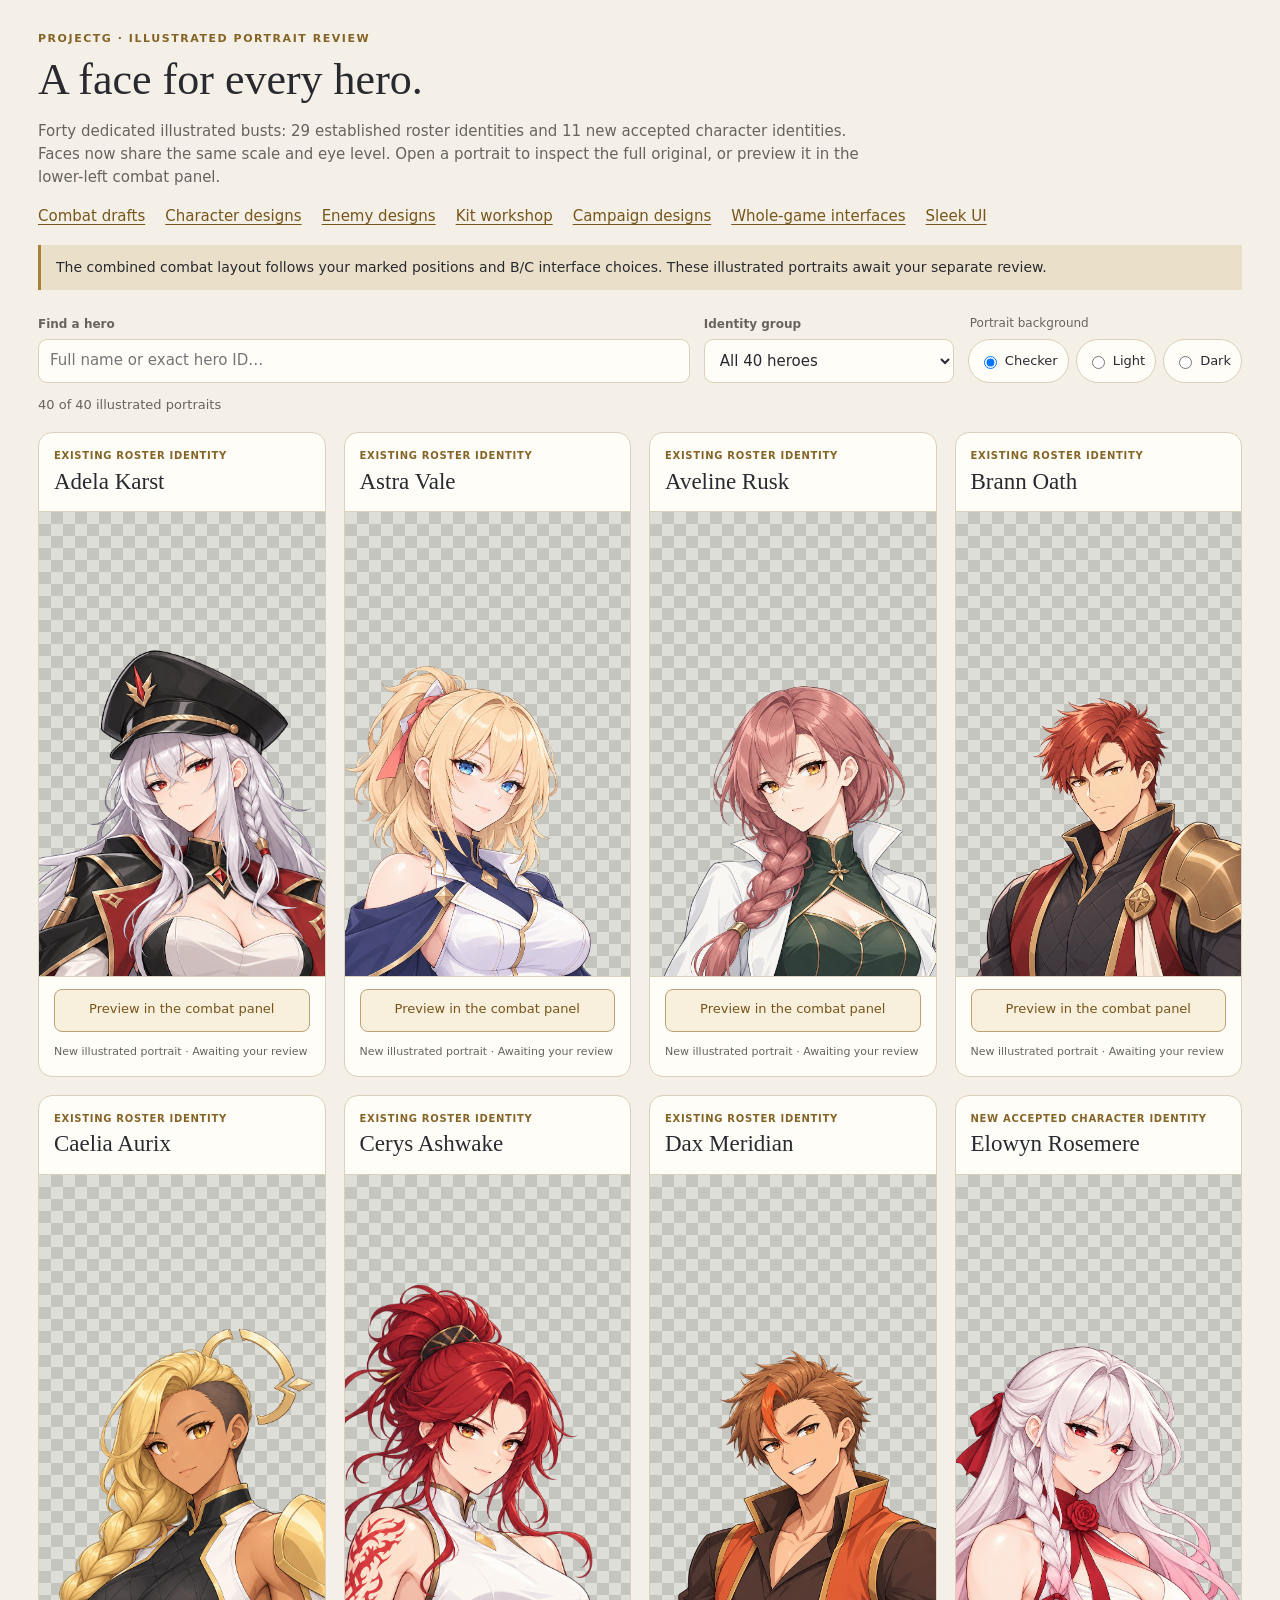
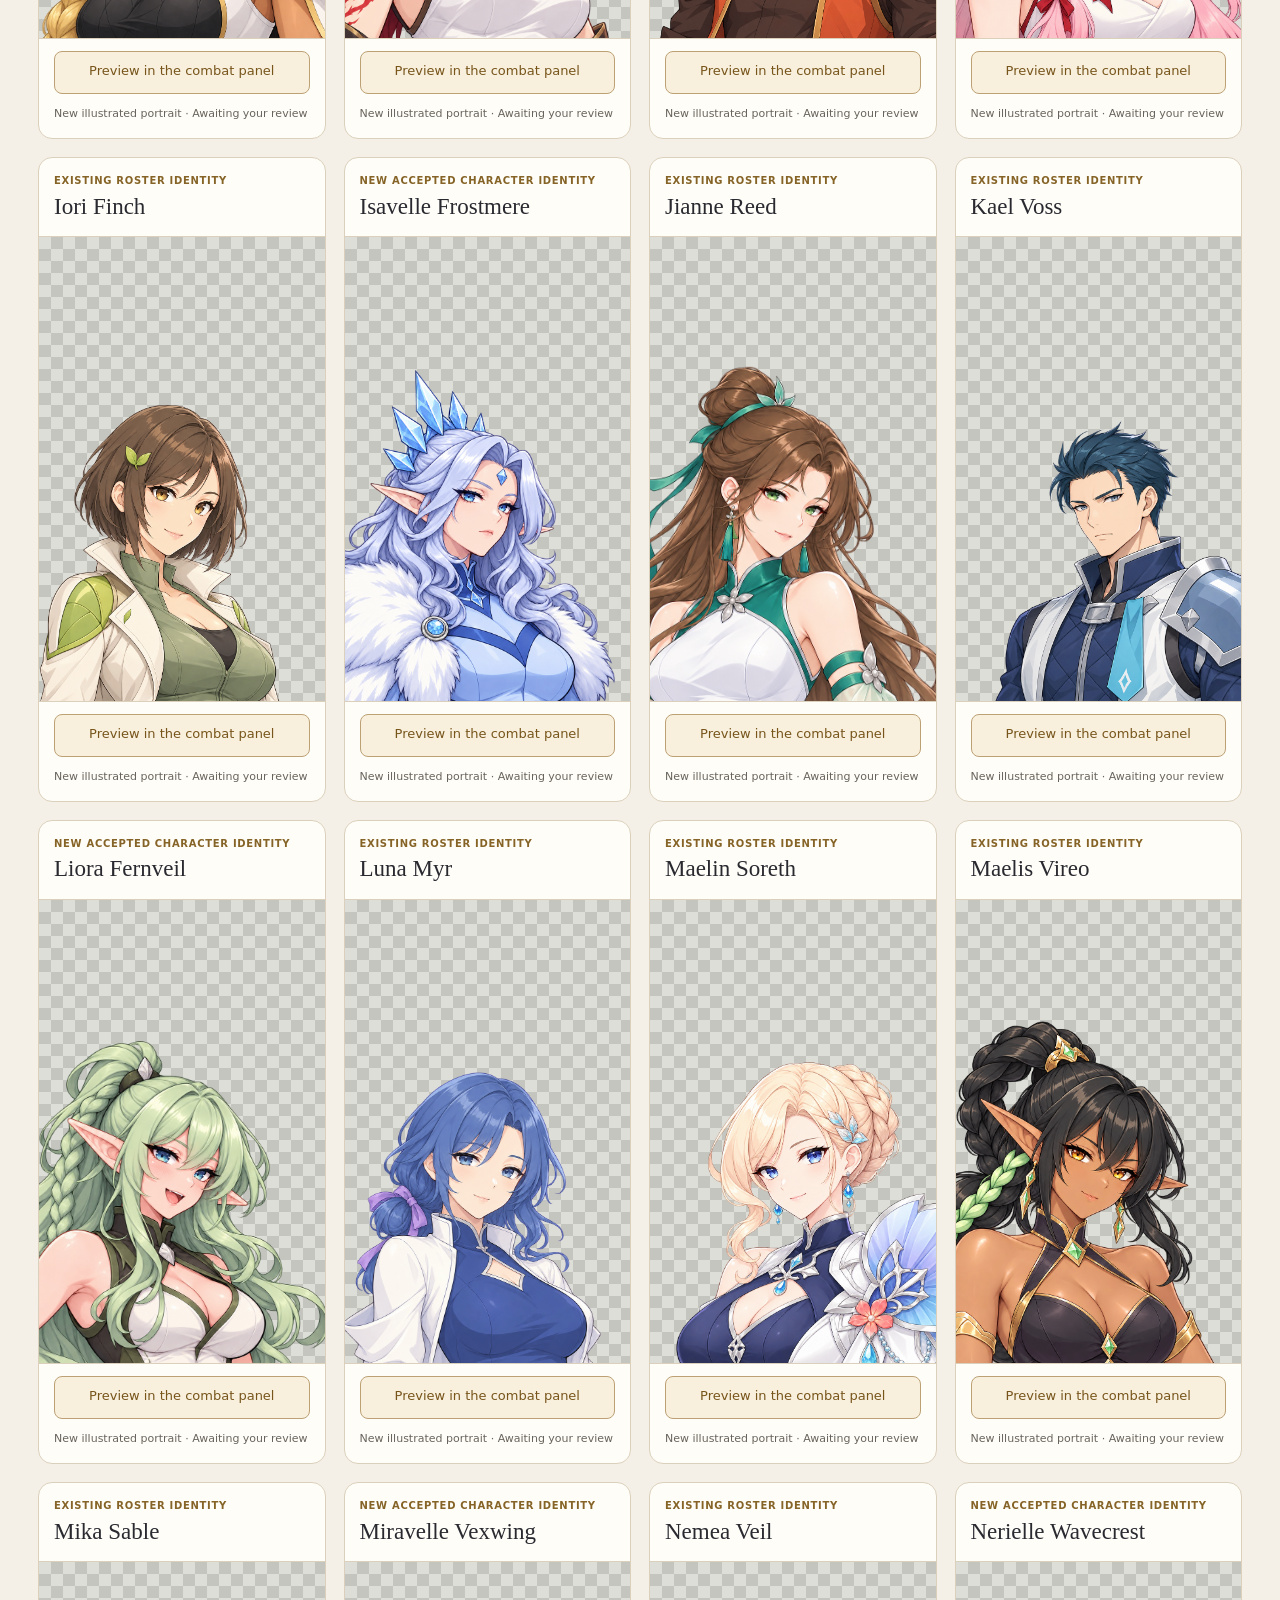
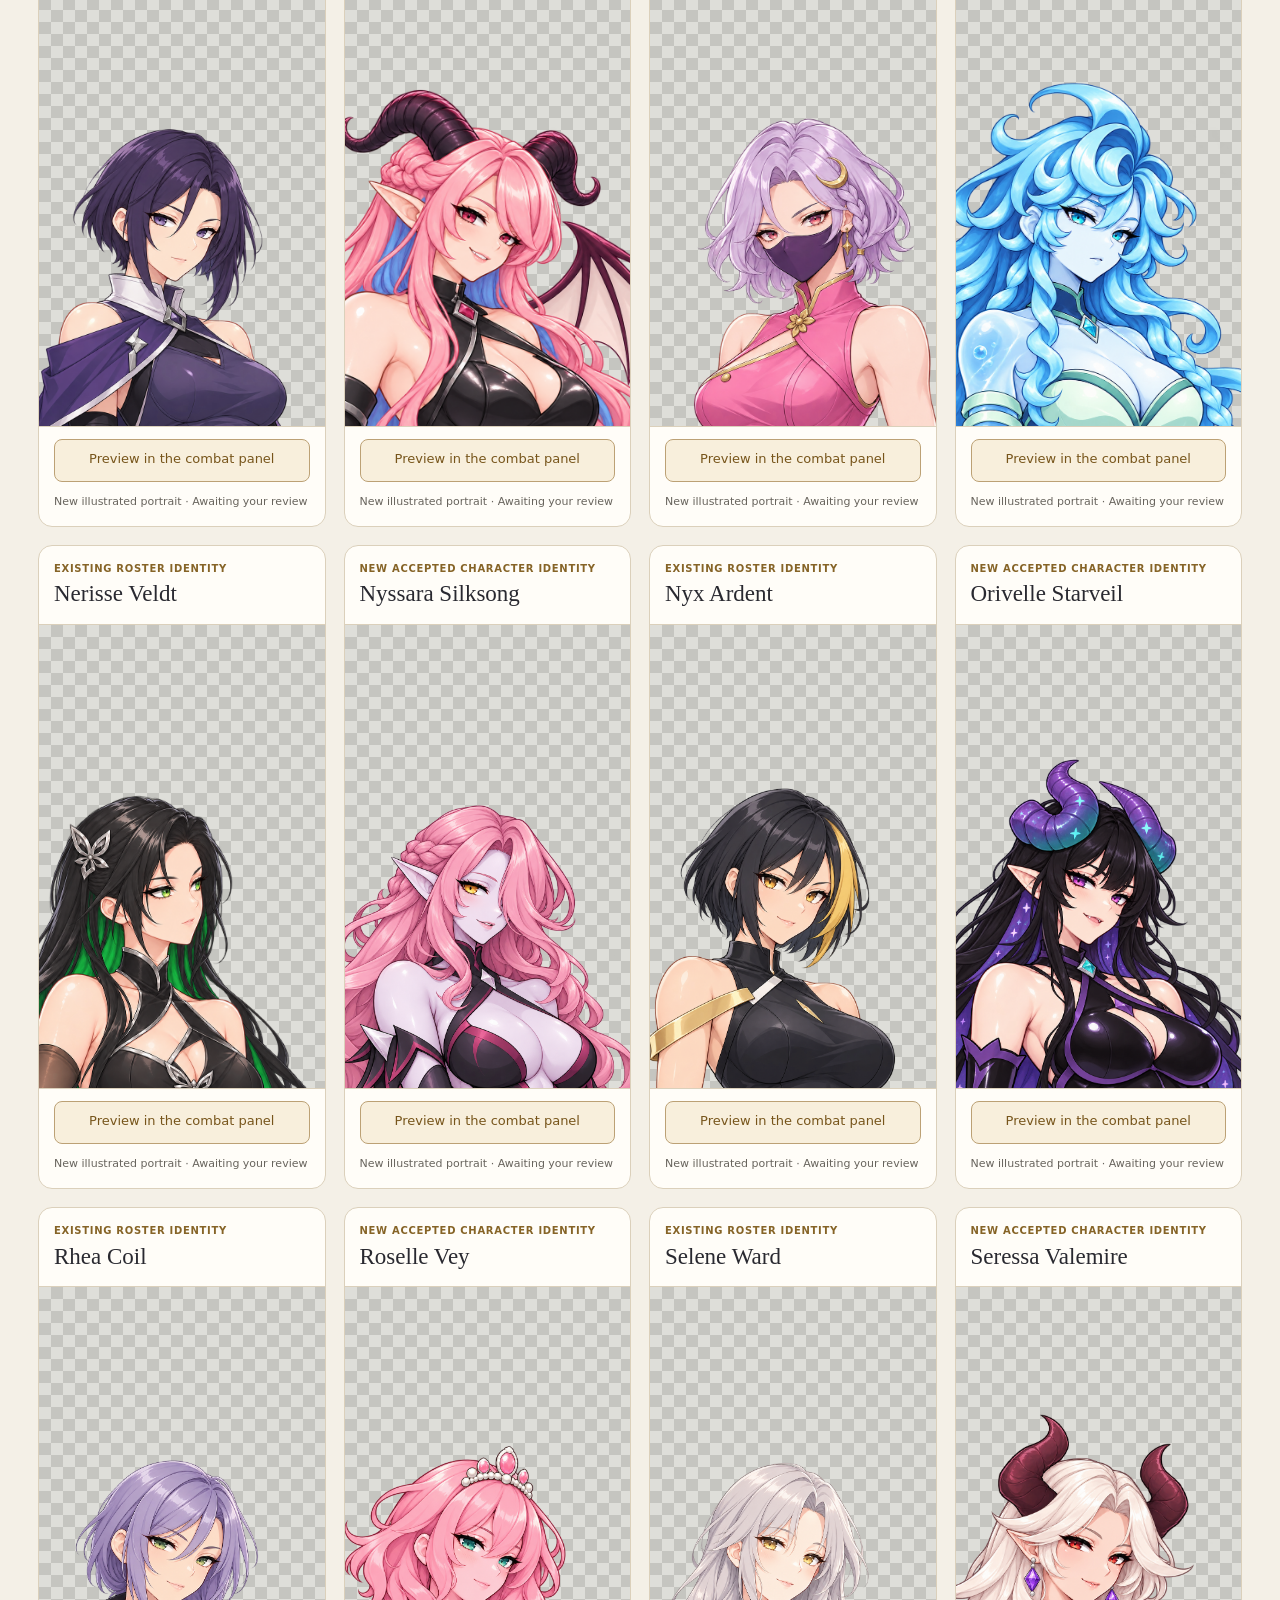
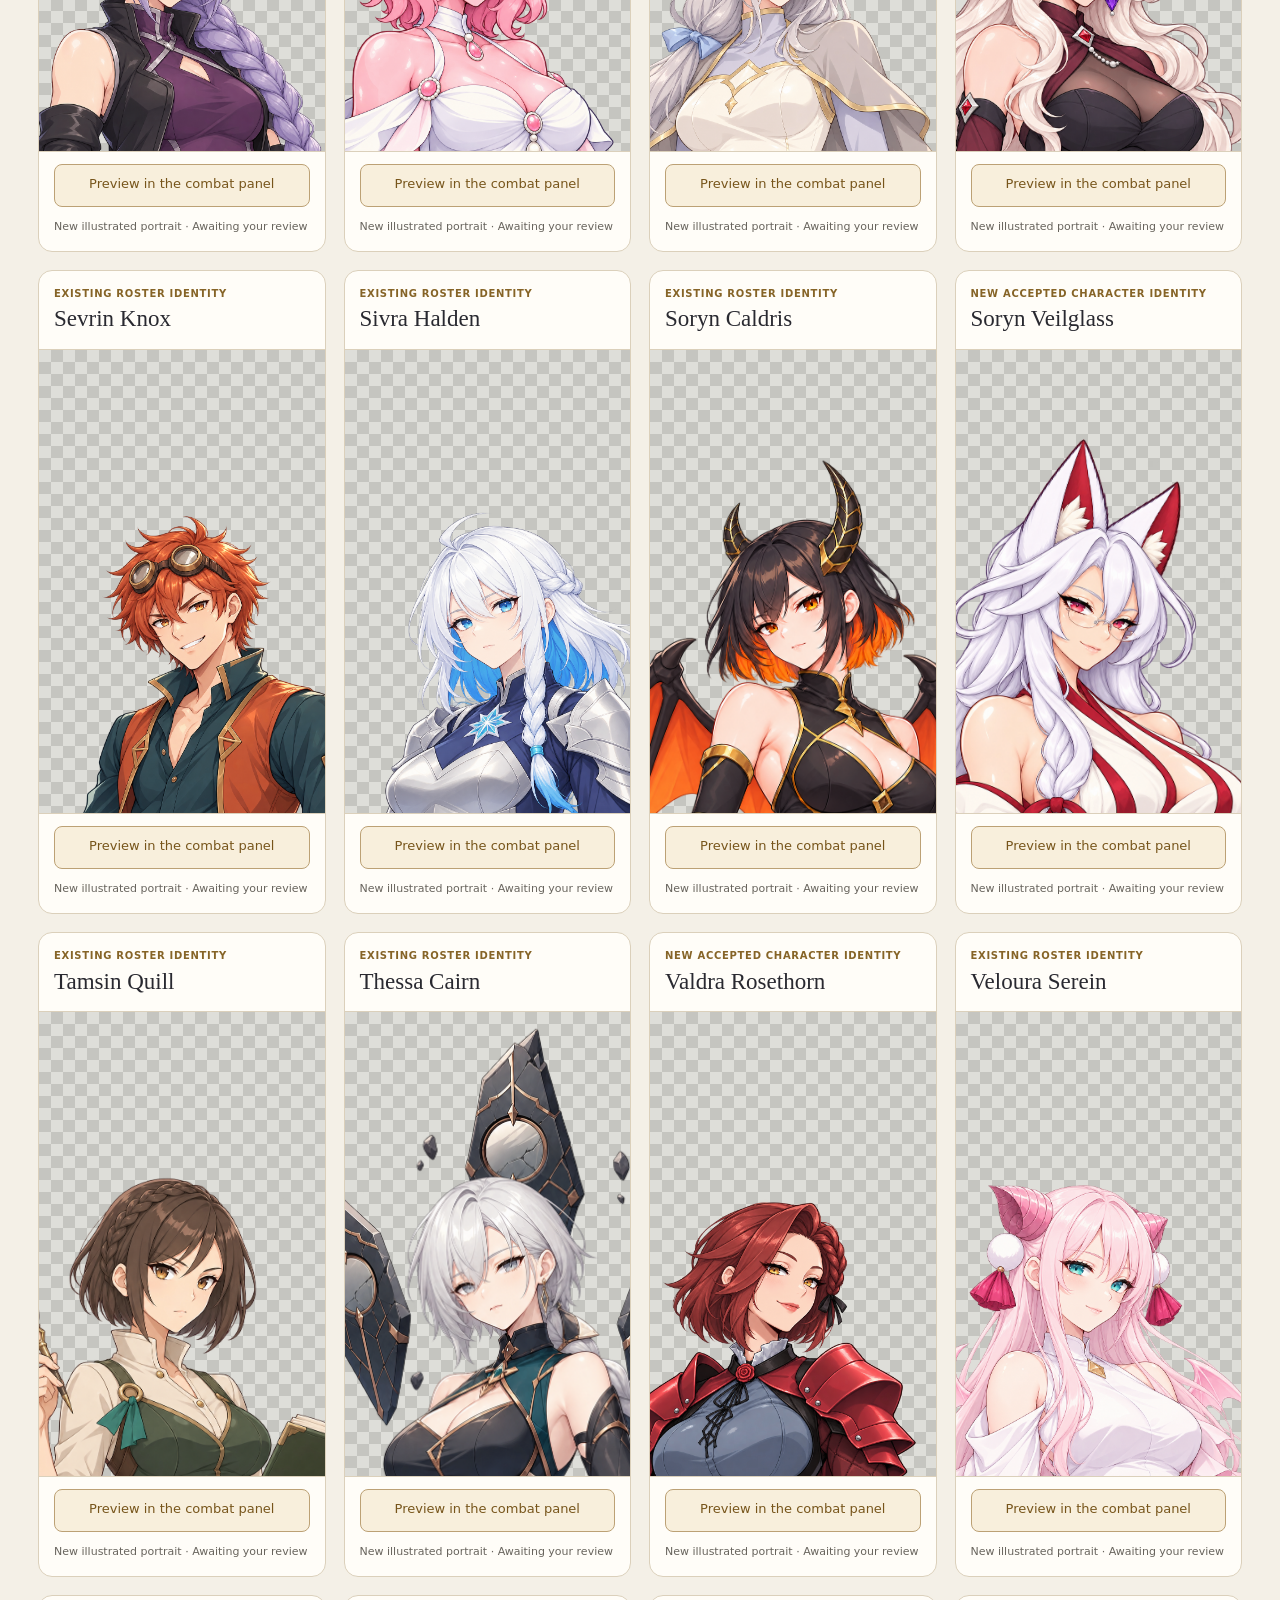
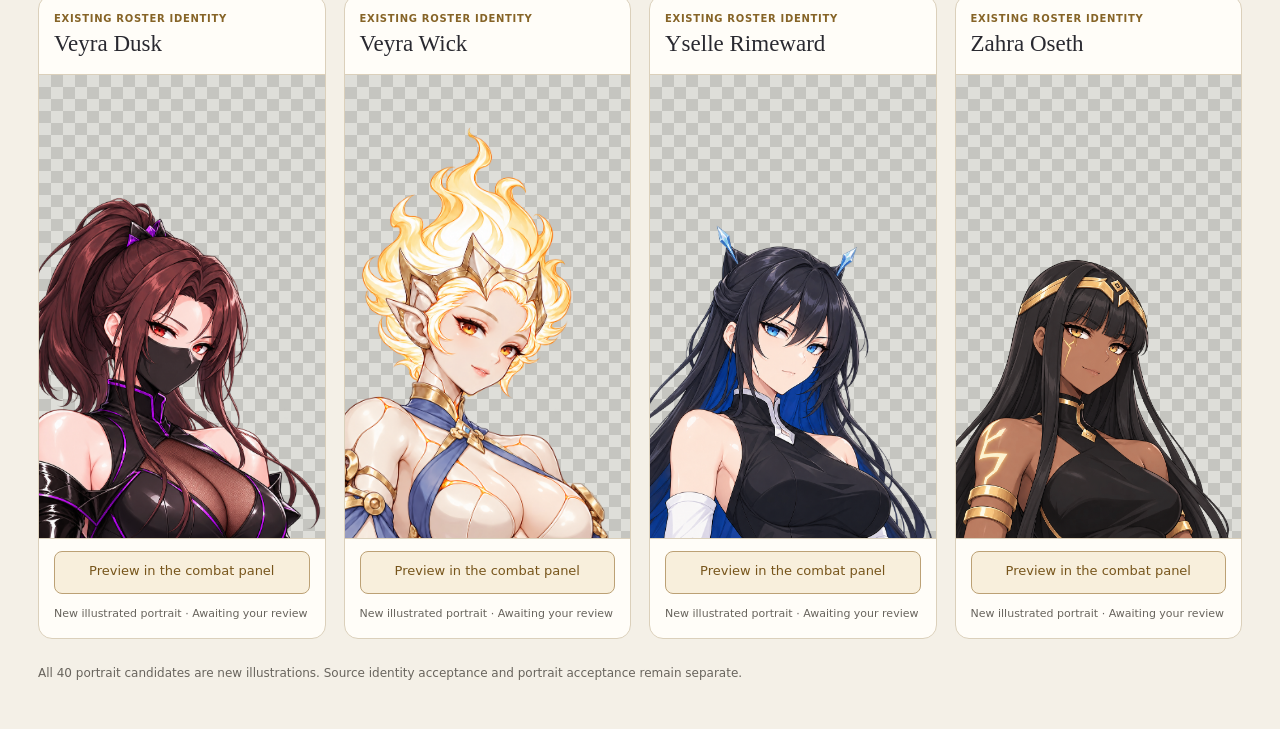
<file: portraits.html>
<!doctype html><html lang="en"><head><meta charset="utf-8"><meta name="viewport" content="width=device-width,initial-scale=1"><title>ProjectG · Illustrated hero portraits</title><style>
:root{color-scheme:light;--paper:#f4f0e7;--card:#fffdf8;--ink:#292930;--muted:#68645d;--gold:#866427;--line:#dbd0bb}*{box-sizing:border-box}body{margin:0;background:var(--paper);color:var(--ink);font:15px/1.55 system-ui,-apple-system,"Segoe UI",sans-serif}main{max-width:1440px;margin:auto;padding:30px clamp(14px,3vw,38px) 46px}a{color:#77551b;text-underline-offset:3px}a:focus-visible,input:focus-visible,select:focus-visible{outline:3px solid #a98036;outline-offset:3px}.eyebrow{margin:0 0 8px;color:var(--gold);font-size:11px;font-weight:750;letter-spacing:.14em;text-transform:uppercase}h1{margin:0;font:500 clamp(30px,4vw,44px)/1.15 Georgia,serif}.intro{max-width:850px;color:var(--muted);margin:14px 0}.links{display:flex;flex-wrap:wrap;gap:8px 20px;margin:16px 0}.notice{padding:12px 15px;background:#eae0ca;border-left:3px solid #a98036;font-size:14px}.controls{display:flex;flex-wrap:wrap;align-items:end;gap:14px;margin:24px 0 12px}.search{flex:1 1 230px}.scope{flex:0 1 250px}.label{display:block;margin-bottom:5px;color:var(--muted);font-size:12px;font-weight:650}input[type=search],select{width:100%;min-height:44px;border:1px solid var(--line);border-radius:9px;background:var(--card);color:var(--ink);font:inherit;padding:8px 11px}fieldset{display:flex;flex-wrap:wrap;gap:7px;min-width:0;border:0;padding:0;margin:0}legend{font-size:12px;color:var(--muted);margin-bottom:6px}.bg{display:flex;align-items:center;gap:5px;min-height:44px;padding:7px 10px;border:1px solid var(--line);border-radius:99px;background:var(--card);font-size:13px;cursor:pointer}.count{color:var(--muted);font-size:13px;margin:0 0 17px}.grid{display:grid;grid-template-columns:repeat(4,minmax(0,1fr));gap:18px;align-items:start}.portrait-card{min-width:0;overflow:hidden;border:1px solid var(--line);border-radius:14px;background:var(--card);scroll-margin-top:16px}.portrait-card[hidden]{display:none}.head{padding:15px 15px 12px}.kicker{margin:0;color:var(--gold);font-size:10px;font-weight:750;text-transform:uppercase;letter-spacing:.07em}h2{margin:4px 0;font:500 23px/1.2 Georgia,serif}.stage{display:block;position:relative;overflow:hidden;aspect-ratio:146/238;padding:0;background-color:#deded9;background-image:linear-gradient(45deg,#c5c5c0 25%,transparent 25%),linear-gradient(-45deg,#c5c5c0 25%,transparent 25%),linear-gradient(45deg,transparent 75%,#c5c5c0 75%),linear-gradient(-45deg,transparent 75%,#c5c5c0 75%);background-size:24px 24px;background-position:0 0,0 12px,12px -12px,-12px 0;border-block:1px solid var(--line)}.stage img{display:block;position:absolute;max-width:none}body[data-background=light] .stage{background:#faf7ef}body[data-background=dark] .stage{background:#20242d}.missing{display:grid;place-content:center;color:var(--muted);font-size:13px;text-align:center}.details{padding:12px 15px 16px}.preview-link{display:block;text-align:center;padding:9px 10px;min-height:43px;border:1px solid #bca175;border-radius:8px;background:#f8efdc;text-decoration:none;font-size:13px}.status{margin:11px 0 0;color:var(--muted);font-size:11px}.no-results{padding:22px;background:var(--card);border:1px solid var(--line);border-radius:10px;color:var(--muted)}footer{margin-top:25px;color:var(--muted);font-size:12px}@media(max-width:1150px){.grid{grid-template-columns:repeat(3,minmax(0,1fr))}}@media(max-width:850px){.grid{grid-template-columns:repeat(2,minmax(0,1fr))}}@media(max-width:520px){.grid{grid-template-columns:1fr}.scope{flex:1 1 200px}main{padding-top:23px}}
</style></head><body data-background="checker"><main><header><p class="eyebrow">ProjectG · Illustrated portrait review</p><h1>A face for every hero.</h1><p class="intro">Forty dedicated illustrated busts: 29 established roster identities and 11 new accepted character identities. Faces now share the same scale and eye level. Open a portrait to inspect the full original, or preview it in the lower-left combat panel.</p><nav class="links" aria-label="Review pages"><a href="combat.html">Combat drafts</a><a href="review.html">Character designs</a><a href="enemies.html">Enemy designs</a><a href="kits.html">Kit workshop</a><a href="campaign-designs.html">Campaign designs</a><a href="interfaces.html">Whole-game interfaces</a><a href="modern-ui.html">Sleek UI</a></nav><p class="notice">The combined combat layout follows your marked positions and B/C interface choices. These illustrated portraits await your separate review.</p></header><section class="controls" aria-label="Find a portrait"><label class="search"><span class="label">Find a hero</span><input type="search" id="portrait-search" placeholder="Full name or exact hero ID…"></label><label class="scope"><span class="label">Identity group</span><select id="portrait-scope"><option value="">All 40 heroes</option><option value="existing">Existing roster identities · 29</option><option value="new">New accepted identities · 11</option></select></label><fieldset><legend>Portrait background</legend><label class="bg"><input type="radio" name="background" value="checker" checked>Checker</label><label class="bg"><input type="radio" name="background" value="light">Light</label><label class="bg"><input type="radio" name="background" value="dark">Dark</label></fieldset></section><p class="count" id="portrait-count" aria-live="polite">40 of 40 illustrated portraits</p><section class="grid" aria-label="Hero portraits"><article class="portrait-card" id="adela" data-scope="existing" data-search="adela adela karst existing roster identity"><header class="head"><p class="kicker">Existing roster identity</p><h2>Adela Karst</h2></header><a class="stage" href="portrait-assets/portrait-adela-illustrated-v1.png?v=173a168e91b9" aria-label="Open Adela Karst original portrait"><img src="portrait-assets/portrait-adela-illustrated-v1.png?v=173a168e91b9" style="left:-24.818197%;top:21.993983%;width:141.941485%;height:95.279593%" alt="Adela Karst illustrated bust portrait" loading="lazy"></a><div class="details"><a class="preview-link" href="combat.html?portrait=adela">Preview in the combat panel</a><p class="status">New illustrated portrait · Awaiting your review</p></div></article><article class="portrait-card" id="astra" data-scope="existing" data-search="astra astra vale existing roster identity"><header class="head"><p class="kicker">Existing roster identity</p><h2>Astra Vale</h2></header><a class="stage" href="portrait-assets/portrait-astra-illustrated-v1.png?v=b47803ae1bfd" aria-label="Open Astra Vale original portrait"><img src="portrait-assets/portrait-astra-illustrated-v1.png?v=b47803ae1bfd" style="left:-21.789612%;top:31.034018%;width:122.965351%;height:82.541680%" alt="Astra Vale illustrated bust portrait" loading="lazy"></a><div class="details"><a class="preview-link" href="combat.html?portrait=astra">Preview in the combat panel</a><p class="status">New illustrated portrait · Awaiting your review</p></div></article><article class="portrait-card" id="aveline" data-scope="existing" data-search="aveline aveline rusk existing roster identity"><header class="head"><p class="kicker">Existing roster identity</p><h2>Aveline Rusk</h2></header><a class="stage" href="portrait-assets/portrait-aveline-illustrated-v1.png?v=50aa2b1b3c1f" aria-label="Open Aveline Rusk original portrait"><img src="portrait-assets/portrait-aveline-illustrated-v1.png?v=50aa2b1b3c1f" style="left:-9.754867%;top:32.994250%;width:121.023792%;height:81.238390%" alt="Aveline Rusk illustrated bust portrait" loading="lazy"></a><div class="details"><a class="preview-link" href="combat.html?portrait=aveline">Preview in the combat panel</a><p class="status">New illustrated portrait · Awaiting your review</p></div></article><article class="portrait-card" id="brann" data-scope="existing" data-search="brann brann oath existing roster identity"><header class="head"><p class="kicker">Existing roster identity</p><h2>Brann Oath</h2></header><a class="stage" href="portrait-assets/portrait-brann-illustrated-v1.png?v=3e6e6b3d8987" aria-label="Open Brann Oath original portrait"><img src="portrait-assets/portrait-brann-illustrated-v1.png?v=3e6e6b3d8987" style="left:-3.272451%;top:36.108989%;width:116.133942%;height:77.956031%" alt="Brann Oath illustrated bust portrait" loading="lazy"></a><div class="details"><a class="preview-link" href="combat.html?portrait=brann">Preview in the combat panel</a><p class="status">New illustrated portrait · Awaiting your review</p></div></article><article class="portrait-card" id="caelia" data-scope="existing" data-search="caelia caelia aurix existing roster identity"><header class="head"><p class="kicker">Existing roster identity</p><h2>Caelia Aurix</h2></header><a class="stage" href="portrait-assets/portrait-caelia-illustrated-v1.png?v=536ba8a71e8c" aria-label="Open Caelia Aurix original portrait"><img src="portrait-assets/portrait-caelia-illustrated-v1.png?v=536ba8a71e8c" style="left:-17.646326%;top:29.335371%;width:139.360731%;height:93.547237%" alt="Caelia Aurix illustrated bust portrait" loading="lazy"></a><div class="details"><a class="preview-link" href="combat.html?portrait=caelia">Preview in the combat panel</a><p class="status">New illustrated portrait · Awaiting your review</p></div></article><article class="portrait-card" id="cerys" data-scope="existing" data-search="cerys cerys ashwake existing roster identity"><header class="head"><p class="kicker">Existing roster identity</p><h2>Cerys Ashwake</h2></header><a class="stage" href="portrait-assets/portrait-cerys-illustrated-v1.png?v=215f6f1a46e7" aria-label="Open Cerys Ashwake original portrait"><img src="portrait-assets/portrait-cerys-illustrated-v1.png?v=215f6f1a46e7" style="left:-37.407798%;top:21.697910%;width:147.400773%;height:98.944193%" alt="Cerys Ashwake illustrated bust portrait" loading="lazy"></a><div class="details"><a class="preview-link" href="combat.html?portrait=cerys">Preview in the combat panel</a><p class="status">New illustrated portrait · Awaiting your review</p></div></article><article class="portrait-card" id="dax" data-scope="existing" data-search="dax dax meridian existing roster identity"><header class="head"><p class="kicker">Existing roster identity</p><h2>Dax Meridian</h2></header><a class="stage" href="portrait-assets/portrait-dax-illustrated-v1.png?v=75f37a36bdd9" aria-label="Open Dax Meridian original portrait"><img src="portrait-assets/portrait-dax-illustrated-v1.png?v=75f37a36bdd9" style="left:-6.012177%;top:36.663554%;width:121.664130%;height:81.668223%" alt="Dax Meridian illustrated bust portrait" loading="lazy"></a><div class="details"><a class="preview-link" href="combat.html?portrait=dax">Preview in the combat panel</a><p class="status">New illustrated portrait · Awaiting your review</p></div></article><article class="portrait-card" id="elowyn-rosemere" data-scope="new" data-search="elowyn-rosemere elowyn rosemere new accepted character identity"><header class="head"><p class="kicker">New accepted character identity</p><h2>Elowyn Rosemere</h2></header><a class="stage" href="portrait-assets/portrait-elowyn-rosemere-illustrated-v1.png?v=03120fe0c9a9" aria-label="Open Elowyn Rosemere original portrait"><img src="portrait-assets/portrait-elowyn-rosemere-illustrated-v1.png?v=03120fe0c9a9" style="left:-30.000000%;top:32.605042%;width:131.397260%;height:88.201681%" alt="Elowyn Rosemere illustrated bust portrait" loading="lazy"></a><div class="details"><a class="preview-link" href="combat.html?portrait=elowyn-rosemere">Preview in the combat panel</a><p class="status">New illustrated portrait · Awaiting your review</p></div></article><article class="portrait-card" id="iori" data-scope="existing" data-search="iori iori finch existing roster identity"><header class="head"><p class="kicker">Existing roster identity</p><h2>Iori Finch</h2></header><a class="stage" href="portrait-assets/portrait-iori-illustrated-v1.png?v=2e2a832c60fc" aria-label="Open Iori Finch original portrait"><img src="portrait-assets/portrait-iori-illustrated-v1.png?v=2e2a832c60fc" style="left:-21.276830%;top:31.977711%;width:122.965351%;height:82.541680%" alt="Iori Finch illustrated bust portrait" loading="lazy"></a><div class="details"><a class="preview-link" href="combat.html?portrait=iori">Preview in the combat panel</a><p class="status">New illustrated portrait · Awaiting your review</p></div></article><article class="portrait-card" id="isavelle-frostmere" data-scope="new" data-search="isavelle-frostmere isavelle frostmere new accepted character identity"><header class="head"><p class="kicker">New accepted character identity</p><h2>Isavelle Frostmere</h2></header><a class="stage" href="portrait-assets/portrait-isavelle-frostmere-illustrated-v1.png?v=dd5ea7b40330" aria-label="Open Isavelle Frostmere original portrait"><img src="portrait-assets/portrait-isavelle-frostmere-illustrated-v1.png?v=dd5ea7b40330" style="left:-32.339431%;top:27.554974%;width:137.691740%;height:92.426911%" alt="Isavelle Frostmere illustrated bust portrait" loading="lazy"></a><div class="details"><a class="preview-link" href="combat.html?portrait=isavelle-frostmere">Preview in the combat panel</a><p class="status">New illustrated portrait · Awaiting your review</p></div></article><article class="portrait-card" id="jianne" data-scope="existing" data-search="jianne jianne reed existing roster identity"><header class="head"><p class="kicker">Existing roster identity</p><h2>Jianne Reed</h2></header><a class="stage" href="portrait-assets/portrait-jianne-illustrated-v1.png?v=bdcbe95bcfc2" aria-label="Open Jianne Reed original portrait"><img src="portrait-assets/portrait-jianne-illustrated-v1.png?v=bdcbe95bcfc2" style="left:-52.971549%;top:2.844215%;width:176.880927%;height:118.733032%" alt="Jianne Reed illustrated bust portrait" loading="lazy"></a><div class="details"><a class="preview-link" href="combat.html?portrait=jianne">Preview in the combat panel</a><p class="status">New illustrated portrait · Awaiting your review</p></div></article><article class="portrait-card" id="kael" data-scope="existing" data-search="kael kael voss existing roster identity"><header class="head"><p class="kicker">Existing roster identity</p><h2>Kael Voss</h2></header><a class="stage" href="portrait-assets/portrait-kael-illustrated-v1.png?v=fb32fde5eb30" aria-label="Open Kael Voss original portrait"><img src="portrait-assets/portrait-kael-illustrated-v1.png?v=fb32fde5eb30" style="left:-10.851536%;top:37.111061%;width:136.008886%;height:76.248013%" alt="Kael Voss illustrated bust portrait" loading="lazy"></a><div class="details"><a class="preview-link" href="combat.html?portrait=kael">Preview in the combat panel</a><p class="status">New illustrated portrait · Awaiting your review</p></div></article><article class="portrait-card" id="liora-fernveil" data-scope="new" data-search="liora-fernveil liora fernveil new accepted character identity"><header class="head"><p class="kicker">New accepted character identity</p><h2>Liora Fernveil</h2></header><a class="stage" href="portrait-assets/portrait-liora-fernveil-illustrated-v1.png?v=d4ae2aa139e7" aria-label="Open Liora Fernveil original portrait"><img src="portrait-assets/portrait-liora-fernveil-illustrated-v1.png?v=d4ae2aa139e7" style="left:-47.056646%;top:28.764479%;width:170.011107%;height:95.310016%" alt="Liora Fernveil illustrated bust portrait" loading="lazy"></a><div class="details"><a class="preview-link" href="combat.html?portrait=liora-fernveil">Preview in the combat panel</a><p class="status">New illustrated portrait · Awaiting your review</p></div></article><article class="portrait-card" id="luna" data-scope="existing" data-search="luna luna myr existing roster identity"><header class="head"><p class="kicker">Existing roster identity</p><h2>Luna Myr</h2></header><a class="stage" href="portrait-assets/portrait-luna-illustrated-v1.png?v=96c1fa3e8829" aria-label="Open Luna Myr original portrait"><img src="portrait-assets/portrait-luna-illustrated-v1.png?v=96c1fa3e8829" style="left:-38.195501%;top:31.289553%;width:162.658549%;height:83.151779%" alt="Luna Myr illustrated bust portrait" loading="lazy"></a><div class="details"><a class="preview-link" href="combat.html?portrait=luna">Preview in the combat panel</a><p class="status">New illustrated portrait · Awaiting your review</p></div></article><article class="portrait-card" id="maelin" data-scope="existing" data-search="maelin maelin soreth existing roster identity"><header class="head"><p class="kicker">Existing roster identity</p><h2>Maelin Soreth</h2></header><a class="stage" href="portrait-assets/portrait-maelin-illustrated-v1.png?v=e38a02bda9a7" aria-label="Open Maelin Soreth original portrait"><img src="portrait-assets/portrait-maelin-illustrated-v1.png?v=e38a02bda9a7" style="left:-6.542277%;top:33.681059%;width:132.152417%;height:88.708587%" alt="Maelin Soreth illustrated bust portrait" loading="lazy"></a><div class="details"><a class="preview-link" href="combat.html?portrait=maelin">Preview in the combat panel</a><p class="status">New illustrated portrait · Awaiting your review</p></div></article><article class="portrait-card" id="maelis" data-scope="existing" data-search="maelis maelis vireo existing roster identity"><header class="head"><p class="kicker">Existing roster identity</p><h2>Maelis Vireo</h2></header><a class="stage" href="portrait-assets/portrait-maelis-illustrated-v1.png?v=2dc47149e6fc" aria-label="Open Maelis Vireo original portrait"><img src="portrait-assets/portrait-maelis-illustrated-v1.png?v=2dc47149e6fc" style="left:-34.568411%;top:18.305153%;width:138.521208%;height:92.983700%" alt="Maelis Vireo illustrated bust portrait" loading="lazy"></a><div class="details"><a class="preview-link" href="combat.html?portrait=maelis">Preview in the combat panel</a><p class="status">New illustrated portrait · Awaiting your review</p></div></article><article class="portrait-card" id="mika" data-scope="existing" data-search="mika mika sable existing roster identity"><header class="head"><p class="kicker">Existing roster identity</p><h2>Mika Sable</h2></header><a class="stage" href="portrait-assets/portrait-mika-illustrated-v1.png?v=23f2b5192000" aria-label="Open Mika Sable original portrait"><img src="portrait-assets/portrait-mika-illustrated-v1.png?v=23f2b5192000" style="left:-53.460707%;top:32.762052%;width:187.238645%;height:82.043344%" alt="Mika Sable illustrated bust portrait" loading="lazy"></a><div class="details"><a class="preview-link" href="combat.html?portrait=mika">Preview in the combat panel</a><p class="status">New illustrated portrait · Awaiting your review</p></div></article><article class="portrait-card" id="miravelle-vexwing" data-scope="new" data-search="miravelle-vexwing miravelle vexwing new accepted character identity"><header class="head"><p class="kicker">New accepted character identity</p><h2>Miravelle Vexwing</h2></header><a class="stage" href="portrait-assets/portrait-miravelle-vexwing-illustrated-v1.png?v=afc39e79c71c" aria-label="Open Miravelle Vexwing original portrait"><img src="portrait-assets/portrait-miravelle-vexwing-illustrated-v1.png?v=afc39e79c71c" style="left:-88.741438%;top:26.444328%;width:230.136986%;height:94.117647%" alt="Miravelle Vexwing illustrated bust portrait" loading="lazy"></a><div class="details"><a class="preview-link" href="combat.html?portrait=miravelle-vexwing">Preview in the combat panel</a><p class="status">New illustrated portrait · Awaiting your review</p></div></article><article class="portrait-card" id="nemea" data-scope="existing" data-search="nemea nemea veil existing roster identity"><header class="head"><p class="kicker">Existing roster identity</p><h2>Nemea Veil</h2></header><a class="stage" href="portrait-assets/portrait-nemea-illustrated-v1.png?v=3c37e3de10d9" aria-label="Open Nemea Veil original portrait"><img src="portrait-assets/portrait-nemea-illustrated-v1.png?v=3c37e3de10d9" style="left:-35.523880%;top:29.718374%;width:178.045168%;height:91.017488%" alt="Nemea Veil illustrated bust portrait" loading="lazy"></a><div class="details"><a class="preview-link" href="combat.html?portrait=nemea">Preview in the combat panel</a><p class="status">New illustrated portrait · Awaiting your review</p></div></article><article class="portrait-card" id="nerielle-wavecrest" data-scope="new" data-search="nerielle-wavecrest nerielle wavecrest new accepted character identity"><header class="head"><p class="kicker">New accepted character identity</p><h2>Nerielle Wavecrest</h2></header><a class="stage" href="portrait-assets/portrait-nerielle-wavecrest-illustrated-v1.png?v=fb8f02648b58" aria-label="Open Nerielle Wavecrest original portrait"><img src="portrait-assets/portrait-nerielle-wavecrest-illustrated-v1.png?v=fb8f02648b58" style="left:-58.219178%;top:24.369748%;width:179.726027%;height:100.756303%" alt="Nerielle Wavecrest illustrated bust portrait" loading="lazy"></a><div class="details"><a class="preview-link" href="combat.html?portrait=nerielle-wavecrest">Preview in the combat panel</a><p class="status">New illustrated portrait · Awaiting your review</p></div></article><article class="portrait-card" id="nerisse" data-scope="existing" data-search="nerisse nerisse veldt existing roster identity"><header class="head"><p class="kicker">Existing roster identity</p><h2>Nerisse Veldt</h2></header><a class="stage" href="portrait-assets/portrait-nerisse-illustrated-v2.png?v=5c90b066abf9" aria-label="Open Nerisse Veldt original portrait"><img src="portrait-assets/portrait-nerisse-illustrated-v2.png?v=5c90b066abf9" style="left:-53.993826%;top:21.185939%;width:161.933243%;height:108.699254%" alt="Nerisse Veldt illustrated bust portrait" loading="lazy"></a><div class="details"><a class="preview-link" href="combat.html?portrait=nerisse">Preview in the combat panel</a><p class="status">New illustrated portrait · Awaiting your review</p></div></article><article class="portrait-card" id="nyssara-silksong" data-scope="new" data-search="nyssara-silksong nyssara silksong new accepted character identity"><header class="head"><p class="kicker">New accepted character identity</p><h2>Nyssara Silksong</h2></header><a class="stage" href="portrait-assets/portrait-nyssara-silksong-illustrated-v1.png?v=c3398f765e37" aria-label="Open Nyssara Silksong original portrait"><img src="portrait-assets/portrait-nyssara-silksong-illustrated-v1.png?v=c3398f765e37" style="left:-22.791947%;top:35.953387%;width:127.041550%;height:85.277868%" alt="Nyssara Silksong illustrated bust portrait" loading="lazy"></a><div class="details"><a class="preview-link" href="combat.html?portrait=nyssara-silksong">Preview in the combat panel</a><p class="status">New illustrated portrait · Awaiting your review</p></div></article><article class="portrait-card" id="nyx" data-scope="existing" data-search="nyx nyx ardent existing roster identity"><header class="head"><p class="kicker">Existing roster identity</p><h2>Nyx Ardent</h2></header><a class="stage" href="portrait-assets/portrait-nyx-illustrated-v1.png?v=9e84d492d189" aria-label="Open Nyx Ardent original portrait"><img src="portrait-assets/portrait-nyx-illustrated-v1.png?v=9e84d492d189" style="left:-27.609549%;top:31.411863%;width:134.470880%;height:90.264878%" alt="Nyx Ardent illustrated bust portrait" loading="lazy"></a><div class="details"><a class="preview-link" href="combat.html?portrait=nyx">Preview in the combat panel</a><p class="status">New illustrated portrait · Awaiting your review</p></div></article><article class="portrait-card" id="orivelle-starveil" data-scope="new" data-search="orivelle-starveil orivelle starveil new accepted character identity"><header class="head"><p class="kicker">New accepted character identity</p><h2>Orivelle Starveil</h2></header><a class="stage" href="portrait-assets/portrait-orivelle-starveil-illustrated-v1.png?v=7f3704d53cc3" aria-label="Open Orivelle Starveil original portrait"><img src="portrait-assets/portrait-orivelle-starveil-illustrated-v1.png?v=7f3704d53cc3" style="left:-31.771577%;top:28.272413%;width:141.070678%;height:94.695056%" alt="Orivelle Starveil illustrated bust portrait" loading="lazy"></a><div class="details"><a class="preview-link" href="combat.html?portrait=orivelle-starveil">Preview in the combat panel</a><p class="status">New illustrated portrait · Awaiting your review</p></div></article><article class="portrait-card" id="rhea" data-scope="existing" data-search="rhea rhea coil existing roster identity"><header class="head"><p class="kicker">Existing roster identity</p><h2>Rhea Coil</h2></header><a class="stage" href="portrait-assets/portrait-rhea-illustrated-v1.png?v=8ca9725922a1" aria-label="Open Rhea Coil original portrait"><img src="portrait-assets/portrait-rhea-illustrated-v1.png?v=8ca9725922a1" style="left:-18.118871%;top:34.063461%;width:125.653118%;height:84.345869%" alt="Rhea Coil illustrated bust portrait" loading="lazy"></a><div class="details"><a class="preview-link" href="combat.html?portrait=rhea">Preview in the combat panel</a><p class="status">New illustrated portrait · Awaiting your review</p></div></article><article class="portrait-card" id="roselle-vey" data-scope="new" data-search="roselle-vey roselle vey new accepted character identity"><header class="head"><p class="kicker">New accepted character identity</p><h2>Roselle Vey</h2></header><a class="stage" href="portrait-assets/portrait-roselle-vey-illustrated-v1.png?v=8556eec70e10" aria-label="Open Roselle Vey original portrait"><img src="portrait-assets/portrait-roselle-vey-illustrated-v1.png?v=8556eec70e10" style="left:-25.035557%;top:33.613445%;width:125.653118%;height:84.345869%" alt="Roselle Vey illustrated bust portrait" loading="lazy"></a><div class="details"><a class="preview-link" href="combat.html?portrait=roselle-vey">Preview in the combat panel</a><p class="status">New illustrated portrait · Awaiting your review</p></div></article><article class="portrait-card" id="selene" data-scope="existing" data-search="selene selene ward existing roster identity"><header class="head"><p class="kicker">Existing roster identity</p><h2>Selene Ward</h2></header><a class="stage" href="portrait-assets/portrait-selene-illustrated-v1.png?v=7347e7d398f2" aria-label="Open Selene Ward original portrait"><img src="portrait-assets/portrait-selene-illustrated-v1.png?v=7347e7d398f2" style="left:-23.851510%;top:34.718418%;width:127.041550%;height:85.277868%" alt="Selene Ward illustrated bust portrait" loading="lazy"></a><div class="details"><a class="preview-link" href="combat.html?portrait=selene">Preview in the combat panel</a><p class="status">New illustrated portrait · Awaiting your review</p></div></article><article class="portrait-card" id="seressa-valemire" data-scope="new" data-search="seressa-valemire seressa valemire new accepted character identity"><header class="head"><p class="kicker">New accepted character identity</p><h2>Seressa Valemire</h2></header><a class="stage" href="portrait-assets/portrait-seressa-valemire-illustrated-v1.png?v=0eb6b0a2e30d" aria-label="Open Seressa Valemire original portrait"><img src="portrait-assets/portrait-seressa-valemire-illustrated-v1.png?v=0eb6b0a2e30d" style="left:-34.052089%;top:27.004876%;width:141.941485%;height:95.279593%" alt="Seressa Valemire illustrated bust portrait" loading="lazy"></a><div class="details"><a class="preview-link" href="combat.html?portrait=seressa-valemire">Preview in the combat panel</a><p class="status">New illustrated portrait · Awaiting your review</p></div></article><article class="portrait-card" id="sevrin" data-scope="existing" data-search="sevrin sevrin knox existing roster identity"><header class="head"><p class="kicker">Existing roster identity</p><h2>Sevrin Knox</h2></header><a class="stage" href="portrait-assets/portrait-sevrin-illustrated-v1.png?v=045b43405b8e" aria-label="Open Sevrin Knox original portrait"><img src="portrait-assets/portrait-sevrin-illustrated-v1.png?v=045b43405b8e" style="left:-4.303157%;top:34.380709%;width:124.970220%;height:83.887468%" alt="Sevrin Knox illustrated bust portrait" loading="lazy"></a><div class="details"><a class="preview-link" href="combat.html?portrait=sevrin">Preview in the combat panel</a><p class="status">New illustrated portrait · Awaiting your review</p></div></article><article class="portrait-card" id="sivra" data-scope="existing" data-search="sivra sivra halden existing roster identity"><header class="head"><p class="kicker">Existing roster identity</p><h2>Sivra Halden</h2></header><a class="stage" href="portrait-assets/portrait-sivra-illustrated-v1.png?v=c8300145fb7f" aria-label="Open Sivra Halden original portrait"><img src="portrait-assets/portrait-sivra-illustrated-v1.png?v=c8300145fb7f" style="left:-5.187992%;top:34.051493%;width:122.311280%;height:82.102628%" alt="Sivra Halden illustrated bust portrait" loading="lazy"></a><div class="details"><a class="preview-link" href="combat.html?portrait=sivra">Preview in the combat panel</a><p class="status">New illustrated portrait · Awaiting your review</p></div></article><article class="portrait-card" id="soryn" data-scope="existing" data-search="soryn soryn caldris existing roster identity"><header class="head"><p class="kicker">Existing roster identity</p><h2>Soryn Caldris</h2></header><a class="stage" href="portrait-assets/portrait-soryn-illustrated-v1.png?v=12d2651b9f23" aria-label="Open Soryn Caldris original portrait"><img src="portrait-assets/portrait-soryn-illustrated-v1.png?v=12d2651b9f23" style="left:-42.616104%;top:9.892738%;width:186.947322%;height:125.490196%" alt="Soryn Caldris illustrated bust portrait" loading="lazy"></a><div class="details"><a class="preview-link" href="combat.html?portrait=soryn">Preview in the combat panel</a><p class="status">New illustrated portrait · Awaiting your review</p></div></article><article class="portrait-card" id="soryn-veilglass" data-scope="new" data-search="soryn-veilglass soryn veilglass new accepted character identity"><header class="head"><p class="kicker">New accepted character identity</p><h2>Soryn Veilglass</h2></header><a class="stage" href="portrait-assets/portrait-soryn-veilglass-illustrated-v1.png?v=418653f6718b" aria-label="Open Soryn Veilglass original portrait"><img src="portrait-assets/portrait-soryn-veilglass-illustrated-v1.png?v=418653f6718b" style="left:-56.723831%;top:18.076849%;width:175.530691%;height:117.826673%" alt="Soryn Veilglass illustrated bust portrait" loading="lazy"></a><div class="details"><a class="preview-link" href="combat.html?portrait=soryn-veilglass">Preview in the combat panel</a><p class="status">New illustrated portrait · Awaiting your review</p></div></article><article class="portrait-card" id="tamsin" data-scope="existing" data-search="tamsin tamsin quill existing roster identity"><header class="head"><p class="kicker">Existing roster identity</p><h2>Tamsin Quill</h2></header><a class="stage" href="portrait-assets/portrait-tamsin-illustrated-v1.png?v=49c21376ac94" aria-label="Open Tamsin Quill original portrait"><img src="portrait-assets/portrait-tamsin-illustrated-v1.png?v=49c21376ac94" style="left:-39.497717%;top:21.848739%;width:170.329782%;height:114.335512%" alt="Tamsin Quill illustrated bust portrait" loading="lazy"></a><div class="details"><a class="preview-link" href="combat.html?portrait=tamsin">Preview in the combat panel</a><p class="status">New illustrated portrait · Awaiting your review</p></div></article><article class="portrait-card" id="thessa" data-scope="existing" data-search="thessa thessa cairn existing roster identity"><header class="head"><p class="kicker">Existing roster identity</p><h2>Thessa Cairn</h2></header><a class="stage" href="portrait-assets/portrait-thessa-illustrated-v1.png?v=2b0b9b254cf9" aria-label="Open Thessa Cairn original portrait"><img src="portrait-assets/portrait-thessa-illustrated-v1.png?v=2b0b9b254cf9" style="left:-47.982565%;top:-0.932009%;width:209.041096%;height:140.320856%" alt="Thessa Cairn illustrated bust portrait" loading="lazy"></a><div class="details"><a class="preview-link" href="combat.html?portrait=thessa">Preview in the combat panel</a><p class="status">New illustrated portrait · Awaiting your review</p></div></article><article class="portrait-card" id="valdra-rosethorn" data-scope="new" data-search="valdra-rosethorn valdra rosethorn new accepted character identity"><header class="head"><p class="kicker">New accepted character identity</p><h2>Valdra Rosethorn</h2></header><a class="stage" href="portrait-assets/portrait-valdra-rosethorn-illustrated-v1.png?v=9319fe02c25e" aria-label="Open Valdra Rosethorn original portrait"><img src="portrait-assets/portrait-valdra-rosethorn-illustrated-v1.png?v=9319fe02c25e" style="left:-22.538860%;top:37.453738%;width:119.142594%;height:79.975617%" alt="Valdra Rosethorn illustrated bust portrait" loading="lazy"></a><div class="details"><a class="preview-link" href="combat.html?portrait=valdra-rosethorn">Preview in the combat panel</a><p class="status">New illustrated portrait · Awaiting your review</p></div></article><article class="portrait-card" id="veloura" data-scope="existing" data-search="veloura veloura serein existing roster identity"><header class="head"><p class="kicker">Existing roster identity</p><h2>Veloura Serein</h2></header><a class="stage" href="portrait-assets/portrait-veloura-illustrated-v1.png?v=2fd9376389eb" aria-label="Open Veloura Serein original portrait"><img src="portrait-assets/portrait-veloura-illustrated-v1.png?v=2fd9376389eb" style="left:-26.824481%;top:32.787852%;width:134.470880%;height:90.264878%" alt="Veloura Serein illustrated bust portrait" loading="lazy"></a><div class="details"><a class="preview-link" href="combat.html?portrait=veloura">Preview in the combat panel</a><p class="status">New illustrated portrait · Awaiting your review</p></div></article><article class="portrait-card" id="veyra" data-scope="existing" data-search="veyra veyra dusk existing roster identity"><header class="head"><p class="kicker">Existing roster identity</p><h2>Veyra Dusk</h2></header><a class="stage" href="portrait-assets/portrait-veyra-illustrated-v1.png?v=0f24c91ec0d8" aria-label="Open Veyra Dusk original portrait"><img src="portrait-assets/portrait-veyra-illustrated-v1.png?v=0f24c91ec0d8" style="left:-32.310899%;top:25.794666%;width:142.823109%;height:95.871392%" alt="Veyra Dusk illustrated bust portrait" loading="lazy"></a><div class="details"><a class="preview-link" href="combat.html?portrait=veyra">Preview in the combat panel</a><p class="status">New illustrated portrait · Awaiting your review</p></div></article><article class="portrait-card" id="veyra-wick" data-scope="existing" data-search="veyra-wick veyra wick existing roster identity"><header class="head"><p class="kicker">Existing roster identity</p><h2>Veyra Wick</h2></header><a class="stage" href="portrait-assets/portrait-veyra-wick-illustrated-v1.png?v=508b5e050fc1" aria-label="Open Veyra Wick original portrait"><img src="portrait-assets/portrait-veyra-wick-illustrated-v1.png?v=508b5e050fc1" style="left:-48.589548%;top:7.731092%;width:170.329782%;height:114.335512%" alt="Veyra Wick illustrated bust portrait" loading="lazy"></a><div class="details"><a class="preview-link" href="combat.html?portrait=veyra-wick">Preview in the combat panel</a><p class="status">New illustrated portrait · Awaiting your review</p></div></article><article class="portrait-card" id="yselle" data-scope="existing" data-search="yselle yselle rimeward existing roster identity"><header class="head"><p class="kicker">Existing roster identity</p><h2>Yselle Rimeward</h2></header><a class="stage" href="portrait-assets/portrait-yselle-illustrated-v1.png?v=cd87b4710240" aria-label="Open Yselle Rimeward original portrait"><img src="portrait-assets/portrait-yselle-illustrated-v1.png?v=cd87b4710240" style="left:-31.901692%;top:30.222442%;width:135.261886%;height:90.795848%" alt="Yselle Rimeward illustrated bust portrait" loading="lazy"></a><div class="details"><a class="preview-link" href="combat.html?portrait=yselle">Preview in the combat panel</a><p class="status">New illustrated portrait · Awaiting your review</p></div></article><article class="portrait-card" id="zahra" data-scope="existing" data-search="zahra zahra oseth existing roster identity"><header class="head"><p class="kicker">Existing roster identity</p><h2>Zahra Oseth</h2></header><a class="stage" href="portrait-assets/portrait-zahra-illustrated-v1.png?v=5d21dee244bc" aria-label="Open Zahra Oseth original portrait"><img src="portrait-assets/portrait-zahra-illustrated-v1.png?v=5d21dee244bc" style="left:-20.319635%;top:34.458091%;width:117.920618%;height:79.155354%" alt="Zahra Oseth illustrated bust portrait" loading="lazy"></a><div class="details"><a class="preview-link" href="combat.html?portrait=zahra">Preview in the combat panel</a><p class="status">New illustrated portrait · Awaiting your review</p></div></article></section><p class="no-results" id="no-results" hidden>No portraits match. Try another name or identity group.</p><footer>All 40 portrait candidates are new illustrations. Source identity acceptance and portrait acceptance remain separate.</footer></main><script>
const cards=[...document.querySelectorAll('.portrait-card')],search=document.querySelector('#portrait-search'),scope=document.querySelector('#portrait-scope'),count=document.querySelector('#portrait-count'),empty=document.querySelector('#no-results');function filter(){const term=search.value.trim().toLocaleLowerCase();let shown=0;for(const card of cards){card.hidden=!!((term&&!card.dataset.search.includes(term))||(scope.value&&card.dataset.scope!==scope.value));if(!card.hidden)shown++;}count.textContent=`${shown} of ${cards.length} illustrated portraits`;empty.hidden=shown!==0;}search.addEventListener('input',filter);scope.addEventListener('change',filter);for(const radio of document.querySelectorAll('input[name=background]'))radio.addEventListener('change',()=>{document.body.dataset.background=radio.value;});function revealHash(){try{const card=document.getElementById(decodeURIComponent(location.hash.slice(1)));if(card?.classList.contains('portrait-card')){search.value='';scope.value='';filter();requestAnimationFrame(()=>card.scrollIntoView());}}catch{}}window.addEventListener('hashchange',revealHash);revealHash();
</script></body></html>
</file>
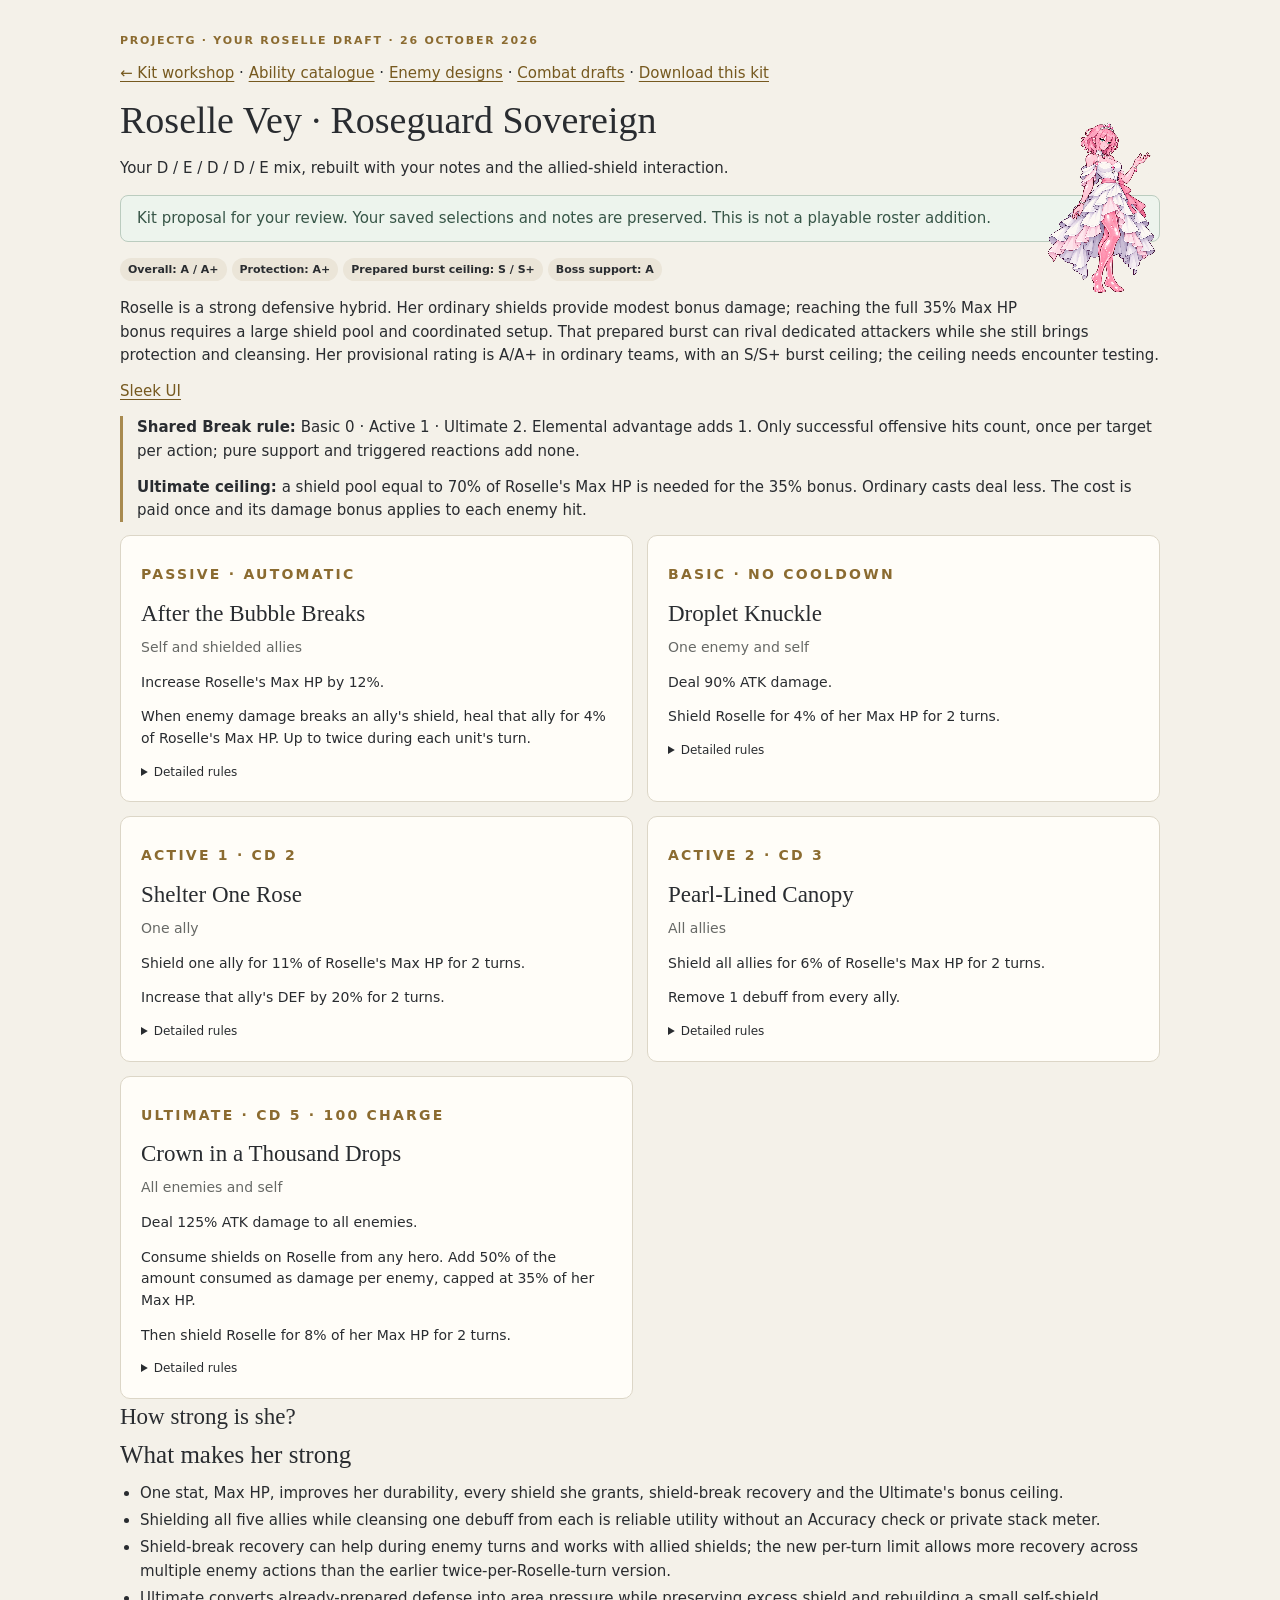
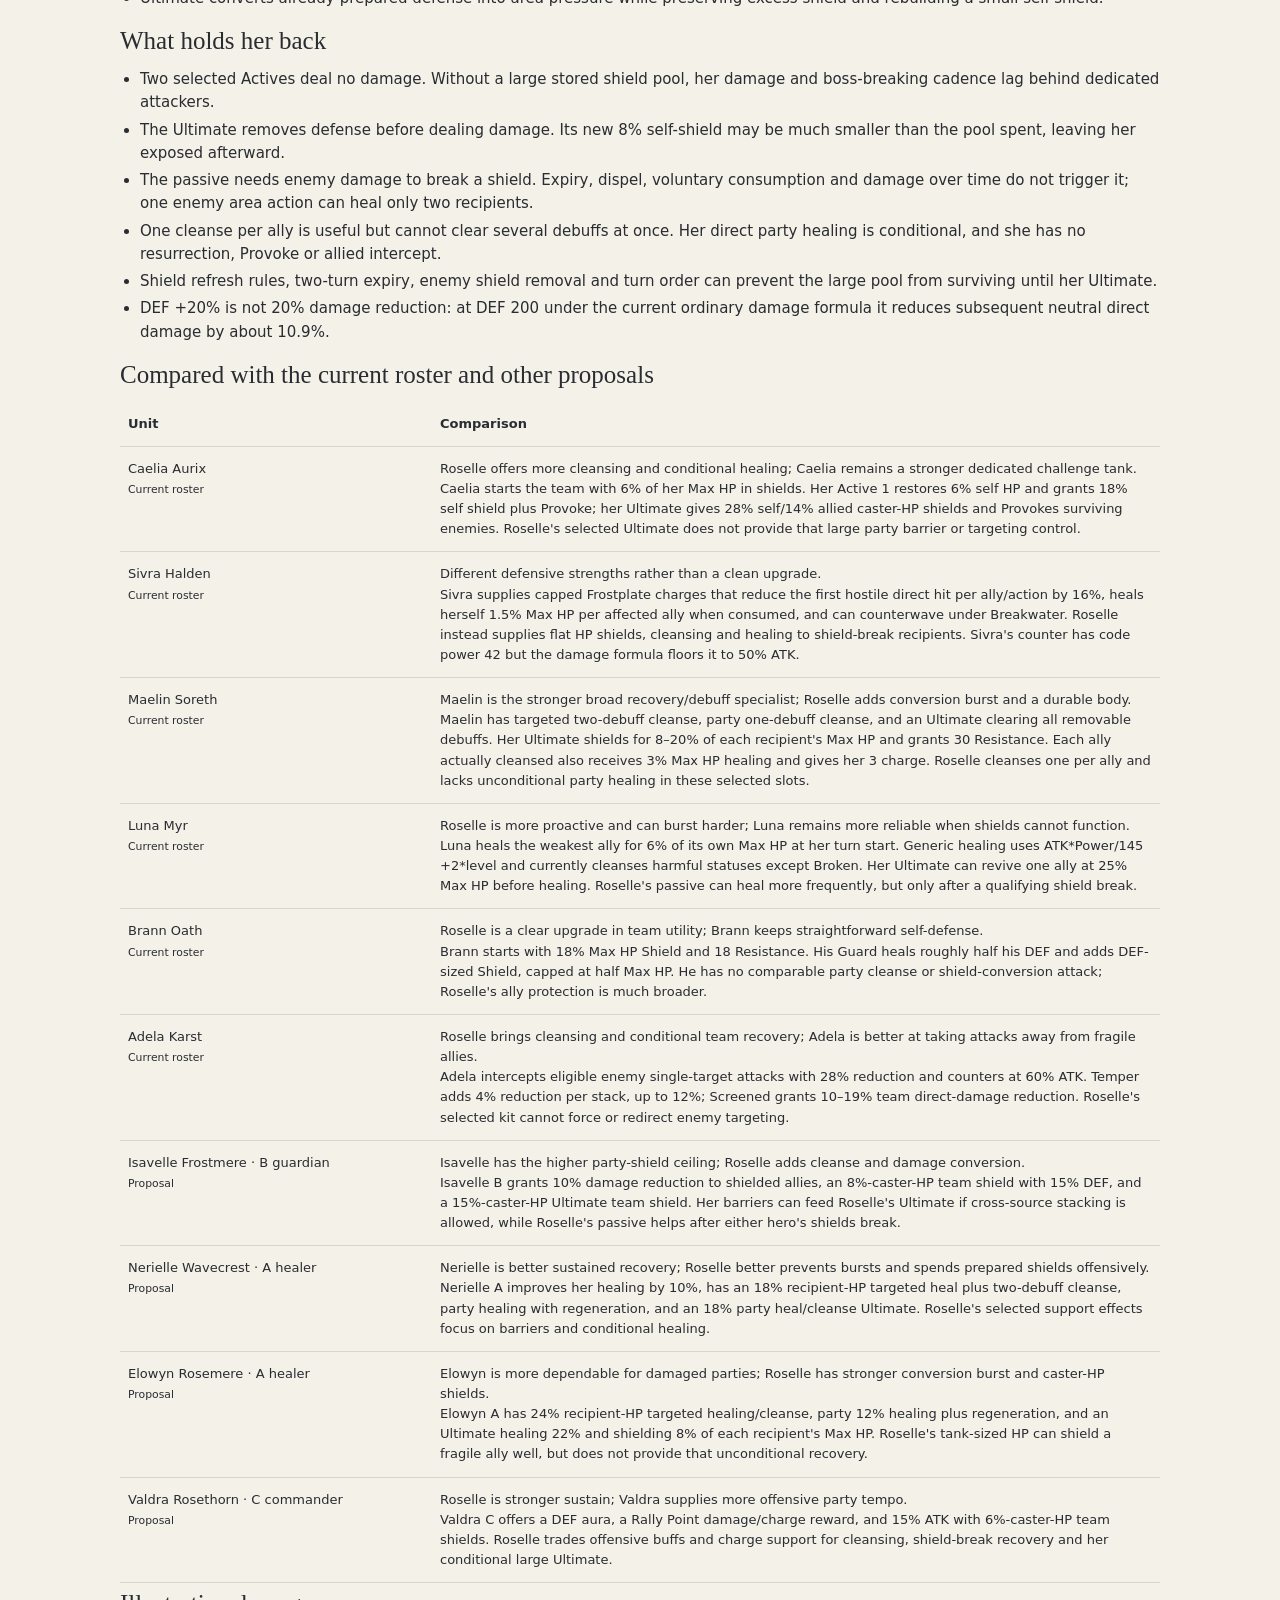
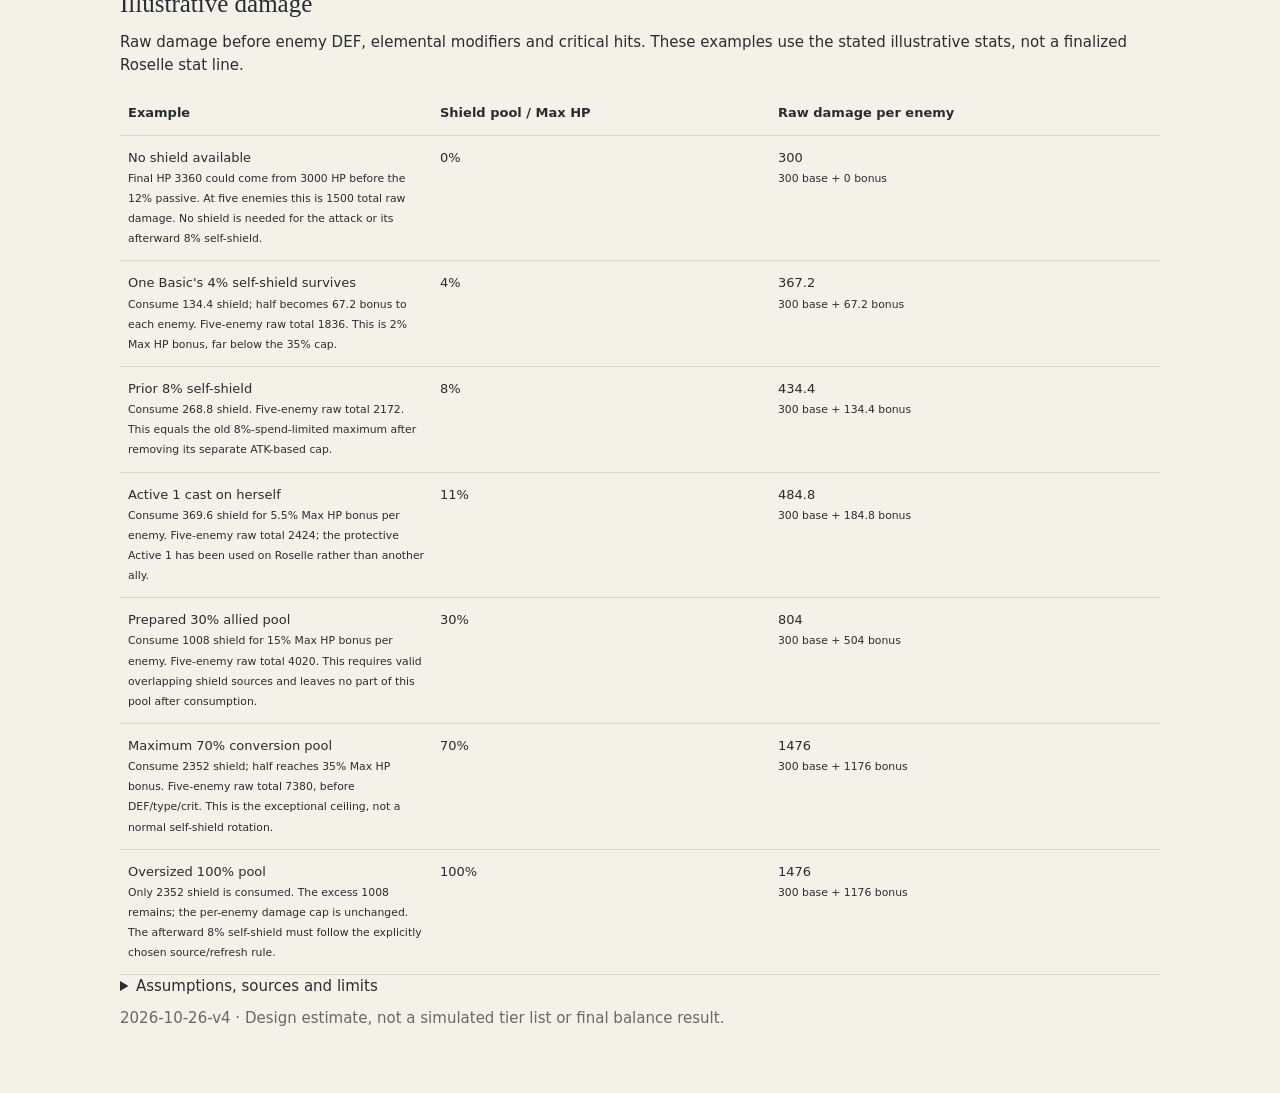
<file: roselle.html>
<!doctype html><html lang="en"><head><meta charset="utf-8"><meta name="viewport" content="width=device-width,initial-scale=1"><title>Roselle Vey · Your assembled kit · ProjectG</title><link rel="stylesheet" href="kit-options/workshop.css"><style>main{max-width:1080px;margin:auto;padding:24px 20px 50px}h1{font-size:38px}h2{font:500 23px/1.3 Georgia,serif}.entries{display:grid;grid-template-columns:repeat(2,minmax(0,1fr));gap:14px}.entry{padding:20px;background:#fffdf8;border:1px solid #dcd6c7;border-radius:10px;min-width:0}.entry p{font-size:14px}.entry details{font-size:12px}.portrait{float:right;width:120px;height:220px;object-fit:contain;image-rendering:pixelated}table{width:100%;border-collapse:collapse;font-size:13px}td,th{text-align:left;vertical-align:top;padding:12px 8px;border-bottom:1px solid #dcd6c7}td:first-child{width:30%}.table-wrap{overflow-x:auto}.rating{margin:12px 0}.note{border-left:3px solid #a88a4f;padding-left:14px}@media(max-width:650px){.entries{grid-template-columns:1fr}h1{font-size:30px}.portrait{width:85px;height:160px}}</style></head><body><main><header><p class="eyebrow">ProjectG · Your Roselle draft · 26 October 2026</p><p><a href="kits.html#roselle-vey">← Kit workshop</a> · <a href="abilities.html">Ability catalogue</a> · <a href="enemies.html">Enemy designs</a> · <a href="combat.html">Combat drafts</a> · <a href="kit-options/roselle-assembled-kit.json" download>Download this kit</a></p><img class="portrait" src="sprites/candidate-roselle-vey-pixel-v5.png" alt="Accepted Roselle Vey sprite"><h1>Roselle Vey · Roseguard Sovereign</h1><p>Your D / E / D / D / E mix, rebuilt with your notes and the allied-shield interaction.</p><p class="status-banner">Kit proposal for your review. Your saved selections and notes are preserved. This is not a playable roster addition.</p><div class="rating"><span class="badge">Overall: A / A+</span><span class="badge">Protection: A+</span><span class="badge">Prepared burst ceiling: S / S+</span><span class="badge">Boss support: A</span></div><p>Roselle is a strong defensive hybrid. Her ordinary shields provide modest bonus damage; reaching the full 35% Max HP bonus requires a large shield pool and coordinated setup. That prepared burst can rival dedicated attackers while she still brings protection and cleansing. Her provisional rating is A/A+ in ordinary teams, with an S/S+ burst ceiling; the ceiling needs encounter testing.</p><p class="review-links"><a href="modern-ui.html">Sleek UI</a></p></header><section class="note"><p><strong>Shared Break rule:</strong> Basic 0 · Active 1 · Ultimate 2. Elemental advantage adds 1. Only successful offensive hits count, once per target per action; pure support and triggered reactions add none.</p><p><strong>Ultimate ceiling:</strong> a shield pool equal to 70% of Roselle's Max HP is needed for the 35% bonus. Ordinary casts deal less. The cost is paid once and its damage bonus applies to each enemy hit.</p></section><section class="entries" aria-label="Roselle&#x27;s assembled skills"><article class="entry"><p class="eyebrow">Passive · Automatic</p><h2>After the Bubble Breaks</h2><p class="muted">Self and shielded allies</p><p>Increase Roselle&#x27;s Max HP by 12%.</p><p>When enemy damage breaks an ally&#x27;s shield, heal that ally for 4% of Roselle&#x27;s Max HP. Up to twice during each unit&#x27;s turn.</p><details><summary>Detailed rules</summary><p>Increase Roselle&#x27;s Max HP by 12%. When direct enemy damage depletes a temporary HP shield from any hero on a living ally, including Roselle, heal that ally for 4% of Roselle&#x27;s Max HP after the enemy action resolves. Trigger once per recipient per enemy action and at most twice during each unit&#x27;s turn. The shared allowance is available at wave entry and resets when any ally or enemy begins a scheduled turn; reactions do not create turns or refresh it. If more than two allies qualify, prioritize lowest remaining HP percentage, then formation slot. Roselle must be alive. Defeated recipients are not healed. Expiry, dispel, DoTs, friendly damage and voluntary shield consumption do not trigger it.</p><p>Accepts any hero&#x27;s HP shields. Two heals are shared across the team in each unit&#x27;s turn, not two per ally or two per damage component.</p></details></article><article class="entry"><p class="eyebrow">Basic · No cooldown</p><h2>Droplet Knuckle</h2><p class="muted">One enemy and self</p><p>Deal 90% ATK damage.</p><p>Shield Roselle for 4% of her Max HP for 2 turns.</p><details><summary>Detailed rules</summary><p>Deal 90% of Roselle&#x27;s ATK damage, then give Roselle a shield equal to 4% of Roselle&#x27;s Max HP for 2 of her turns. A newly created shield cannot enable A Crown Under Pressure on this same action.</p><p>Provides a personal HP shield without a resource passive.</p></details></article><article class="entry"><p class="eyebrow">Active 1 · CD 2</p><h2>Shelter One Rose</h2><p class="muted">One ally</p><p>Shield one ally for 11% of Roselle&#x27;s Max HP for 2 turns.</p><p>Increase that ally&#x27;s DEF by 20% for 2 turns.</p><details><summary>Detailed rules</summary><p>Give the selected living ally a shield equal to 11% of Roselle&#x27;s Max HP and 20% DEF for 2 recipient turns. The shield refreshes to the higher remaining/new value; generic DEF buffs use the strongest value rather than adding together.</p><p>Focused shield and DEF increase; it does not directly heal.</p></details></article><article class="entry"><p class="eyebrow">Active 2 · CD 3</p><h2>Pearl-Lined Canopy</h2><p class="muted">All allies</p><p>Shield all allies for 6% of Roselle&#x27;s Max HP for 2 turns.</p><p>Remove 1 debuff from every ally.</p><details><summary>Detailed rules</summary><p>Give every living ally a shield equal to 6% of Roselle&#x27;s Max HP for 2 recipient turns, then remove the oldest removable debuff from each of them. Each ally is checked independently. If an ally has no removable debuff, their shield still applies.</p><p>Full-party protection and one cleanse per ally; independent of passive triggers.</p></details></article><article class="entry"><p class="eyebrow">Ultimate · CD 5 · 100 charge</p><h2>Crown in a Thousand Drops</h2><p class="muted">All enemies and self</p><p>Deal 125% ATK damage to all enemies.</p><p>Consume shields on Roselle from any hero. Add 50% of the amount consumed as damage per enemy, capped at 35% of her Max HP.</p><p>Then shield Roselle for 8% of her Max HP for 2 turns.</p><details><summary>Detailed rules</summary><p>At cast start snapshot Roselle&#x27;s current Max HP, including her passive. Consume temporary HP shields currently on Roselle from any hero, up to a total of 70% of that Max HP; preserve excess shielding. Consume layers with the earliest expiry first, then application order. Spend once for the whole cast, never once per enemy. For each enemy hit, deal 125% of Roselle&#x27;s ATK plus 50% of the shield HP consumed, with the bonus capped at 35% of her snapshotted Max HP before standard DEF, type and critical modifiers. This is direct damage, not true damage. With no shield the base attack still works. Named guard charges such as Frostplate do not count as HP shields. After the attack, shield Roselle for 8% of her Max HP for 2 recipient turns; this new shield cannot fund the same cast. Voluntary consumption never triggers shield-break healing. The shared Ultimate Break budget applies only once per enemy hit. Distinct named shield layers can coexist; the same named shield refreshes to the larger remaining/new value rather than stacking. Existing runtime shields do not currently provide these source layers.</p><p>Allied shield providers can fuel this attack. Only shields on Roselle are spent; allies keep their own shields. A 70% Max HP shield pool is needed for the 35% bonus ceiling.</p></details></article></section><section><h2>How strong is she?</h2><h3>What makes her strong</h3><ul><li>One stat, Max HP, improves her durability, every shield she grants, shield-break recovery and the Ultimate&#x27;s bonus ceiling.</li><li>Shielding all five allies while cleansing one debuff from each is reliable utility without an Accuracy check or private stack meter.</li><li>Shield-break recovery can help during enemy turns and works with allied shields; the new per-turn limit allows more recovery across multiple enemy actions than the earlier twice-per-Roselle-turn version.</li><li>Ultimate converts already-prepared defense into area pressure while preserving excess shield and rebuilding a small self-shield.</li></ul><h3>What holds her back</h3><ul><li>Two selected Actives deal no damage. Without a large stored shield pool, her damage and boss-breaking cadence lag behind dedicated attackers.</li><li>The Ultimate removes defense before dealing damage. Its new 8% self-shield may be much smaller than the pool spent, leaving her exposed afterward.</li><li>The passive needs enemy damage to break a shield. Expiry, dispel, voluntary consumption and damage over time do not trigger it; one enemy area action can heal only two recipients.</li><li>One cleanse per ally is useful but cannot clear several debuffs at once. Her direct party healing is conditional, and she has no resurrection, Provoke or allied intercept.</li><li>Shield refresh rules, two-turn expiry, enemy shield removal and turn order can prevent the large pool from surviving until her Ultimate.</li><li>DEF +20% is not 20% damage reduction: at DEF 200 under the current ordinary damage formula it reduces subsequent neutral direct damage by about 10.9%.</li></ul><h3>Compared with the current roster and other proposals</h3><div class="table-wrap"><table><thead><tr><th>Unit</th><th>Comparison</th></tr></thead><tbody><tr><td>Caelia Aurix<br><small>Current roster</small></td><td>Roselle offers more cleansing and conditional healing; Caelia remains a stronger dedicated challenge tank.<br>Caelia starts the team with 6% of her Max HP in shields. Her Active 1 restores 6% self HP and grants 18% self shield plus Provoke; her Ultimate gives 28% self/14% allied caster-HP shields and Provokes surviving enemies. Roselle&#x27;s selected Ultimate does not provide that large party barrier or targeting control.</td></tr><tr><td>Sivra Halden<br><small>Current roster</small></td><td>Different defensive strengths rather than a clean upgrade.<br>Sivra supplies capped Frostplate charges that reduce the first hostile direct hit per ally/action by 16%, heals herself 1.5% Max HP per affected ally when consumed, and can counterwave under Breakwater. Roselle instead supplies flat HP shields, cleansing and healing to shield-break recipients. Sivra&#x27;s counter has code power 42 but the damage formula floors it to 50% ATK.</td></tr><tr><td>Maelin Soreth<br><small>Current roster</small></td><td>Maelin is the stronger broad recovery/debuff specialist; Roselle adds conversion burst and a durable body.<br>Maelin has targeted two-debuff cleanse, party one-debuff cleanse, and an Ultimate clearing all removable debuffs. Her Ultimate shields for 8–20% of each recipient&#x27;s Max HP and grants 30 Resistance. Each ally actually cleansed also receives 3% Max HP healing and gives her 3 charge. Roselle cleanses one per ally and lacks unconditional party healing in these selected slots.</td></tr><tr><td>Luna Myr<br><small>Current roster</small></td><td>Roselle is more proactive and can burst harder; Luna remains more reliable when shields cannot function.<br>Luna heals the weakest ally for 6% of its own Max HP at her turn start. Generic healing uses ATK*Power/145 +2*level and currently cleanses harmful statuses except Broken. Her Ultimate can revive one ally at 25% Max HP before healing. Roselle&#x27;s passive can heal more frequently, but only after a qualifying shield break.</td></tr><tr><td>Brann Oath<br><small>Current roster</small></td><td>Roselle is a clear upgrade in team utility; Brann keeps straightforward self-defense.<br>Brann starts with 18% Max HP Shield and 18 Resistance. His Guard heals roughly half his DEF and adds DEF-sized Shield, capped at half Max HP. He has no comparable party cleanse or shield-conversion attack; Roselle&#x27;s ally protection is much broader.</td></tr><tr><td>Adela Karst<br><small>Current roster</small></td><td>Roselle brings cleansing and conditional team recovery; Adela is better at taking attacks away from fragile allies.<br>Adela intercepts eligible enemy single-target attacks with 28% reduction and counters at 60% ATK. Temper adds 4% reduction per stack, up to 12%; Screened grants 10–19% team direct-damage reduction. Roselle&#x27;s selected kit cannot force or redirect enemy targeting.</td></tr><tr><td>Isavelle Frostmere · B guardian<br><small>Proposal</small></td><td>Isavelle has the higher party-shield ceiling; Roselle adds cleanse and damage conversion.<br>Isavelle B grants 10% damage reduction to shielded allies, an 8%-caster-HP team shield with 15% DEF, and a 15%-caster-HP Ultimate team shield. Her barriers can feed Roselle&#x27;s Ultimate if cross-source stacking is allowed, while Roselle&#x27;s passive helps after either hero&#x27;s shields break.</td></tr><tr><td>Nerielle Wavecrest · A healer<br><small>Proposal</small></td><td>Nerielle is better sustained recovery; Roselle better prevents bursts and spends prepared shields offensively.<br>Nerielle A improves her healing by 10%, has an 18% recipient-HP targeted heal plus two-debuff cleanse, party healing with regeneration, and an 18% party heal/cleanse Ultimate. Roselle&#x27;s selected support effects focus on barriers and conditional healing.</td></tr><tr><td>Elowyn Rosemere · A healer<br><small>Proposal</small></td><td>Elowyn is more dependable for damaged parties; Roselle has stronger conversion burst and caster-HP shields.<br>Elowyn A has 24% recipient-HP targeted healing/cleanse, party 12% healing plus regeneration, and an Ultimate healing 22% and shielding 8% of each recipient&#x27;s Max HP. Roselle&#x27;s tank-sized HP can shield a fragile ally well, but does not provide that unconditional recovery.</td></tr><tr><td>Valdra Rosethorn · C commander<br><small>Proposal</small></td><td>Roselle is stronger sustain; Valdra supplies more offensive party tempo.<br>Valdra C offers a DEF aura, a Rally Point damage/charge reward, and 15% ATK with 6%-caster-HP team shields. Roselle trades offensive buffs and charge support for cleansing, shield-break recovery and her conditional large Ultimate.</td></tr></tbody></table></div><h3>Illustrative damage</h3><p>Raw damage before enemy DEF, elemental modifiers and critical hits. These examples use the stated illustrative stats, not a finalized Roselle stat line.</p><div class="table-wrap"><table><thead><tr><th>Example</th><th>Shield pool / Max HP</th><th>Raw damage per enemy</th></tr></thead><tbody><tr><td>No shield available<br><small>Final HP 3360 could come from 3000 HP before the 12% passive. At five enemies this is 1500 total raw damage. No shield is needed for the attack or its afterward 8% self-shield.</small></td><td>0%</td><td>300<br><small>300 base + 0 bonus</small></td></tr><tr><td>One Basic&#x27;s 4% self-shield survives<br><small>Consume 134.4 shield; half becomes 67.2 bonus to each enemy. Five-enemy raw total 1836. This is 2% Max HP bonus, far below the 35% cap.</small></td><td>4%</td><td>367.2<br><small>300 base + 67.2 bonus</small></td></tr><tr><td>Prior 8% self-shield<br><small>Consume 268.8 shield. Five-enemy raw total 2172. This equals the old 8%-spend-limited maximum after removing its separate ATK-based cap.</small></td><td>8%</td><td>434.4<br><small>300 base + 134.4 bonus</small></td></tr><tr><td>Active 1 cast on herself<br><small>Consume 369.6 shield for 5.5% Max HP bonus per enemy. Five-enemy raw total 2424; the protective Active 1 has been used on Roselle rather than another ally.</small></td><td>11%</td><td>484.8<br><small>300 base + 184.8 bonus</small></td></tr><tr><td>Prepared 30% allied pool<br><small>Consume 1008 shield for 15% Max HP bonus per enemy. Five-enemy raw total 4020. This requires valid overlapping shield sources and leaves no part of this pool after consumption.</small></td><td>30%</td><td>804<br><small>300 base + 504 bonus</small></td></tr><tr><td>Maximum 70% conversion pool<br><small>Consume 2352 shield; half reaches 35% Max HP bonus. Five-enemy raw total 7380, before DEF/type/crit. This is the exceptional ceiling, not a normal self-shield rotation.</small></td><td>70%</td><td>1476<br><small>300 base + 1176 bonus</small></td></tr><tr><td>Oversized 100% pool<br><small>Only 2352 shield is consumed. The excess 1008 remains; the per-enemy damage cap is unchanged. The afterward 8% self-shield must follow the explicitly chosen source/refresh rule.</small></td><td>100%</td><td>1476<br><small>300 base + 1176 bonus</small></td></tr></tbody></table></div><details><summary>Assumptions, sources and limits</summary><ul><li>Selected slots are D Passive / E Basic / D Active 1 / D Active 2 / E Ultimate. Roselle&#x27;s final stat line, Speed and investment are not yet defined, so no precise position among 29 runtime heroes or ten other proposed heroes is defensible.</li><li>Passive: Max HP +12%. Enemy damage breaking any hero&#x27;s temporary shield on a surviving ally heals that ally for 4% of Roselle&#x27;s final Max HP, at most once per recipient per enemy action and twice per acting unit&#x27;s turn. The effect cannot restore a defeated ally.</li><li>Active 1 gives one ally a shield worth 11% of Roselle&#x27;s Max HP and 20% DEF for two recipient turns, CD 2. Active 2 gives all living allies 6% of her Max HP in shields and removes one removable debuff from each, CD 3.</li><li>Ultimate: 125% ATK to each enemy plus half of the shields actually consumed from Roselle, from any hero. Consume at most 70% of her Max HP; bonus caps at 35% of her Max HP per enemy. Excess shield is retained. Afterward she receives an 8%-Max-HP self-shield. Remove the obsolete 160%-ATK total cap.</li><li>Assume damage receives ordinary DEF/type/critical rules. The examples use the proposal&#x27;s listed damage coefficients directly before mitigation and do not apply a second legacy area penalty. Shields and healing cannot crit.</li><li>Cross-source shield stacking must be explicitly supported for the proposed design. Current runtime has one shared Shield value; AddPercentShield refreshes to the larger value, so ordinary barriers from several heroes do not automatically add together.</li><li>Boss assessment assumes the user&#x27;s new break direction: neutral damaging Basic/Active/Ultimate contribute 0/1/2, elemental advantage adds 1, and content gauges are being expanded to 20–40+. Non-damaging protection skills do not deal break.</li><li>Existing-peer stat examples are equal level 20, three stars, skill level 1, no gear, training, memories, familiars or archive bonuses, in default rows, before battle-start passives. These examples illustrate ratios rather than claim an actual account build.</li></ul><ul><li>Qualitative design review only: no Roselle runtime implementation, final stats, encounter simulation or measured win-rate comparison has been supplied.</li><li>No invented exact rank among all roster heroes. Existing and proposed peers are distinct; the other ten concepts have alternative kits rather than a final selected roster.</li><li>Older runtime shields persist until consumed; proposed barriers expire after two recipient turns. Older and proposed skills also use different coefficient conventions and status/cleanse rules.</li><li>Skill upgrades can reduce runtime cooldowns at skill level 5 and increase Power, while fixed-percent protections often remain hardcoded. Compare equal investment and finalized rules before balancing.</li><li>Changing the shield pool&#x27;s stacking model, consumption order or duration changes both the reachable ceiling and survivability cost. Those rules are part of the design, not automatic compatibility from similar wording.</li><li>Voluntary shield conversion cannot trigger Roselle&#x27;s passive heal or any on-damage/charge reaction. The cap limits damage, not a free heal-and-refill loop.</li></ul></details></section><footer><p class="muted">2026-10-26-v4 · Design estimate, not a simulated tier list or final balance result.</p></footer></main></body></html>
</file>
<file: kit-options/workshop.css>
:root{color-scheme:light;--ink:#292c30;--muted:#676966;--paper:#f4f1e9;--card:#fffdf8;--line:#dcd6c7;--gold:#8b6b30;--green:#356453;--rose:#9a5363}
*{box-sizing:border-box}body{margin:0;background:var(--paper);color:var(--ink);font:15px/1.55 system-ui,-apple-system,"Segoe UI",sans-serif}a{color:#76591f;text-underline-offset:3px}button,select,textarea{font:inherit}button,a,select,summary,textarea{touch-action:manipulation}button{cursor:pointer;border:1px solid var(--line);border-radius:7px;padding:9px 13px;color:var(--ink);background:var(--card)}button:hover{border-color:var(--gold);background:#f3ead8}button:disabled{opacity:.5;cursor:default}button.primary{background:#66502e;border-color:#66502e;color:white}button.primary:hover{background:#493c28}button.picked{color:var(--green);border-color:#719584;background:#edf5ef}button:focus-visible,a:focus-visible,select:focus-visible,summary:focus-visible,textarea:focus-visible{outline:3px solid #b39455;outline-offset:3px}h1,h2,h3{font-family:Georgia,"Times New Roman",serif;font-weight:500;line-height:1.2}h1{font-size:clamp(30px,4vw,45px);margin:6px 0 13px}h2{font-size:31px;margin:3px 0 8px}h3{font-size:25px;margin:6px 0 12px}h4{margin:7px 0;font-size:16px}p{margin:8px 0 13px}ul,ol{padding-left:20px;margin:8px 0 16px}li+li{margin-top:4px}.muted{color:var(--muted)}.eyebrow{color:var(--gold);font-size:11px;font-weight:750;letter-spacing:.16em;text-transform:uppercase}.shell{max-width:1720px;margin:auto;padding:30px clamp(16px,3vw,46px) 55px}.masthead{display:flex;justify-content:space-between;gap:20px;align-items:start}.masthead p{max-width:790px}.masthead nav{display:flex;gap:14px;flex-wrap:wrap;font-size:13px;padding-top:8px}.status-banner{padding:11px 16px;border:1px solid #bbccbf;border-radius:8px;background:#edf4ed;color:#375547;margin:15px 0}.intro-panel{background:#ece4d5;border-left:3px solid var(--gold);padding:14px 18px;margin-bottom:20px}.intro-panel p{margin:0}.intro-panel details{margin-top:9px}.intro-panel summary{font-size:13px;font-weight:650;cursor:pointer}.rules{max-width:1000px;font-size:13px}.workspace{display:grid;grid-template-columns:210px minmax(0,1fr);gap:24px;align-items:start}.sidebar{position:sticky;top:16px;border-right:1px solid var(--line);padding-right:19px}.sidebar h2{font:700 11px/1.4 system-ui,sans-serif;letter-spacing:.12em;color:var(--muted);text-transform:uppercase}.unit-nav{display:grid;gap:5px}.unit-nav a{display:flex;justify-content:space-between;gap:8px;text-decoration:none;padding:9px 10px;border:1px solid transparent;border-radius:7px;color:var(--ink);font-size:13px}.unit-nav a:hover{background:#ece6d9}.unit-nav a[aria-current="page"]{border-color:#b9aa8d;background:var(--card);font-weight:650}.unit-nav small{white-space:nowrap;font-size:10px;padding-top:2px;color:var(--muted)}.export-box{border-top:1px solid var(--line);margin-top:18px;padding-top:14px}.export-box button{width:100%;margin:5px 0;font-size:12px}.export-box p{font-size:11px}.unit-header{display:flex;gap:23px;align-items:center;margin:0 0 20px;background:var(--card);border:1px solid var(--line);border-radius:12px;padding:16px 23px}.sprite-wrap{flex:0 0 100px;width:100px;height:150px;background:#e9e7e1;border-radius:8px}.sprite-wrap img{height:100%;width:100%;object-fit:contain;image-rendering:pixelated}.unit-header .identity{max-width:780px}.unit-header p{margin:6px 0 9px}.badge{display:inline-block;padding:3px 8px;border-radius:99px;background:#ebe5d8;font-size:11px;font-weight:650;margin:0 5px 4px 0}.badge.type-Tide{color:#286172;background:#e0f0f3}.badge.type-Verdant{color:#356648;background:#e6f0df}.badge.type-Ember{color:#914a3b;background:#f4e4dc}.badge.type-Umbra{color:#694c85;background:#ece4f4}.badge.type-Radiant{color:#89672e;background:#f4eacb}.accepted{font-size:11px;color:var(--green)}.option-grid{display:grid;grid-template-columns:repeat(3,minmax(0,1fr));gap:16px;align-items:start}.kit-card{background:var(--card);border:1px solid var(--line);border-radius:12px;overflow:hidden}.kit-top{padding:20px 18px 15px;border-bottom:1px solid var(--line)}.option-letter{width:27px;height:27px;display:inline-grid;place-items:center;background:#eae1ce;border-radius:50%;color:#765b2d;font-weight:750;margin-right:8px}.kit-title-row{display:flex;align-items:center;font-size:12px;color:var(--muted)}.fantasy{font-size:13px;min-height:60px}.kit-top>button{width:100%;font-size:13px}.kit-context{padding:0 18px;font-size:12px}.kit-context summary{cursor:pointer;padding:12px 0;color:#745d37;font-weight:650}.kit-context p{margin:6px 0 13px}.mini-label{display:block;color:#737069;font-size:10px;letter-spacing:.07em;font-weight:750;text-transform:uppercase;margin:13px 0 5px}.skills{border-top:1px solid var(--line)}.skill{padding:15px 18px;border-bottom:1px solid #e8e1d4}.skill:last-child{border-bottom:0}.skill.is-picked{background:#f0f6ef;box-shadow:inset 3px 0 #698878}.skill .slot{display:flex;justify-content:space-between;gap:10px;color:#78643f;font-size:10px;letter-spacing:.04em;font-weight:700;text-transform:uppercase}.skill .target{font-size:11px;color:var(--muted);margin:6px 0}.skill .effect{font-size:13px}.skill button{font-size:11px;padding:6px 10px;max-width:100%}.skill details{font-size:11px;color:var(--muted);margin-top:9px}.skill summary{cursor:pointer}.skill details p{margin:7px 0}.mechanics{padding:0 18px 16px;font-size:12px}.mechanics summary{cursor:pointer;color:#745d37;font-weight:650}.mechanics dl{margin-bottom:0}.mechanics dt{font-weight:700;margin:11px 0 3px}.mechanics dd{margin:0;color:var(--muted)}.draft-panel{margin-top:23px;padding:22px;border:1px solid #b9c9bc;border-radius:12px;background:#f9fcf6;scroll-margin-top:18px}.draft-heading{display:flex;justify-content:space-between;gap:20px;align-items:start}.draft-heading h3{margin:0 0 8px}.draft-heading button{font-size:12px;white-space:nowrap}.draft-panel .help{font-size:12px;max-width:800px}.draft-slots{display:grid;grid-template-columns:repeat(5,minmax(0,1fr));gap:10px}.slot-picker label{display:block;color:#586f5b;font-size:11px;font-weight:750;margin-bottom:5px}.slot-picker select{width:100%;min-width:0;border:1px solid #bbcabb;border-radius:6px;background:white;padding:8px 5px;font-size:12px}.slot-picker .chosen-description{font-size:12px;margin-top:9px}.slot-picker .origin{font-size:10px;color:#6d7f6c}.checks{margin:16px 0;font-size:12px}.checks p{margin:5px 0;padding:8px 12px;border-radius:5px;background:#e7f0e5}.checks .hard-warning{background:#fae7df;color:#8c4232}.checks .soft-warning{background:#f5eddb;color:#795d25}.notes{display:block;font-size:12px;font-weight:650;color:#4d6852}.notes textarea{display:block;margin-top:6px;width:100%;min-height:78px;padding:10px;border:1px solid #c3cebd;border-radius:6px;background:white;resize:vertical;font-size:13px}.save-status{margin:8px 0 0;color:#60735f;font-size:11px}.page-footer{border-top:1px solid var(--line);margin-top:23px;padding-top:13px;font-size:11px;color:var(--muted)}#toast{position:fixed;bottom:20px;left:50%;transform:translateX(-50%);max-width:calc(100% - 32px);background:#334c3e;color:#fff;padding:10px 18px;border-radius:8px;z-index:10;font-size:13px;box-shadow:0 5px 24px #0002}#toast:empty{display:none}.skip{position:absolute;top:-80px;left:15px}.skip:focus{top:15px;padding:10px;background:white;z-index:20}
.draft-jump{font-size:12px}.draft-jump span{margin-left:10px}
.effect-lines p{margin:0 0 8px}.effect-lines p:last-child{margin-bottom:0}.skill .effect-lines{margin-bottom:13px}.skill .skill-rules p{font-size:12px}.complexity-badge{display:inline-block;margin-top:9px;padding:3px 8px;border-radius:99px;font-size:10px;font-weight:700}.complexity-badge.simple{color:#355f48;background:#e5eee1}.complexity-badge.signature{color:#6b547f;background:#eee7f4}.kit-filters{display:flex;flex-wrap:wrap;gap:7px;margin:0 0 12px}.kit-filters button{font-size:12px;padding:7px 11px}.kit-filters button[aria-pressed="true"]{color:white;background:#49644d;border-color:#49644d}.draft-rules{font-size:11px;color:var(--muted)}.draft-rules summary{cursor:pointer}
.revision-banner{margin:0 0 18px;padding:12px 16px;border:1px solid #d3c1a0;border-radius:8px;background:#fbf2e2;font-size:13px}.revision-note{font-size:12px;color:#755b30}.option-nav{display:flex;flex-wrap:wrap;gap:8px;margin:0 0 17px}.option-nav button{font-size:12px;text-align:left}.new-tag{font:700 10px/1.4 system-ui,sans-serif;padding:2px 5px;background:#e1eee4;color:#3c6650;border-radius:4px;margin-right:6px}.option-nav .new-tag{margin-left:5px;margin-right:0}.kit-card{scroll-margin-top:16px}
@media(min-width:1600px){.fantasy{min-height:42px}}
@media(max-width:1250px){.workspace{grid-template-columns:170px minmax(0,1fr);gap:16px}.sidebar{padding-right:10px}.kit-top,.skill{padding-inline:13px}.kit-context{padding-inline:13px}.option-grid{gap:10px}.draft-slots{grid-template-columns:repeat(3,minmax(0,1fr))}}
@media(max-width:1000px){.workspace{display:block}.sidebar{position:static;padding:0;border:0;margin-bottom:18px}.unit-nav{display:flex;flex-wrap:wrap;gap:5px}.unit-nav a{border:1px solid var(--line);padding:6px 10px}.unit-nav small{display:none}.export-box{display:flex;flex-wrap:wrap;gap:8px;align-items:center;padding-top:9px;margin-top:10px}.export-box button{width:auto;margin:0}.export-box p{margin:0;flex:1}.masthead{display:block}.masthead nav{padding:0 0 12px}.option-grid{gap:12px}.kit-top,.skill{padding-inline:14px}.fantasy{min-height:80px}.kit-card h3{font-size:23px}}
@media(max-width:760px){.shell{padding-top:22px}.option-grid{grid-template-columns:1fr}.fantasy{min-height:0}.kit-card{border-radius:10px}.unit-header{gap:14px;padding:13px}.sprite-wrap{flex-basis:80px;width:80px;height:120px}.unit-header h2{font-size:25px}.unit-header .identity{font-size:13px}.draft-panel{padding:16px}.draft-slots{grid-template-columns:1fr}.chosen-description{margin-bottom:15px}.draft-heading{gap:10px}.draft-heading button{white-space:normal}.kit-context{font-size:13px}.kit-top{padding-top:17px}.skill .effect{font-size:14px}.unit-nav{gap:4px}.unit-nav a{font-size:12px}.intro-panel{padding:12px}.draft-heading h3{font-size:24px}}
@media(prefers-reduced-motion:no-preference){a,button{transition:background .15s,border-color .15s}}
@media(max-width:760px){.export-box p{flex:1 0 100%;margin-top:3px}}
</file>
